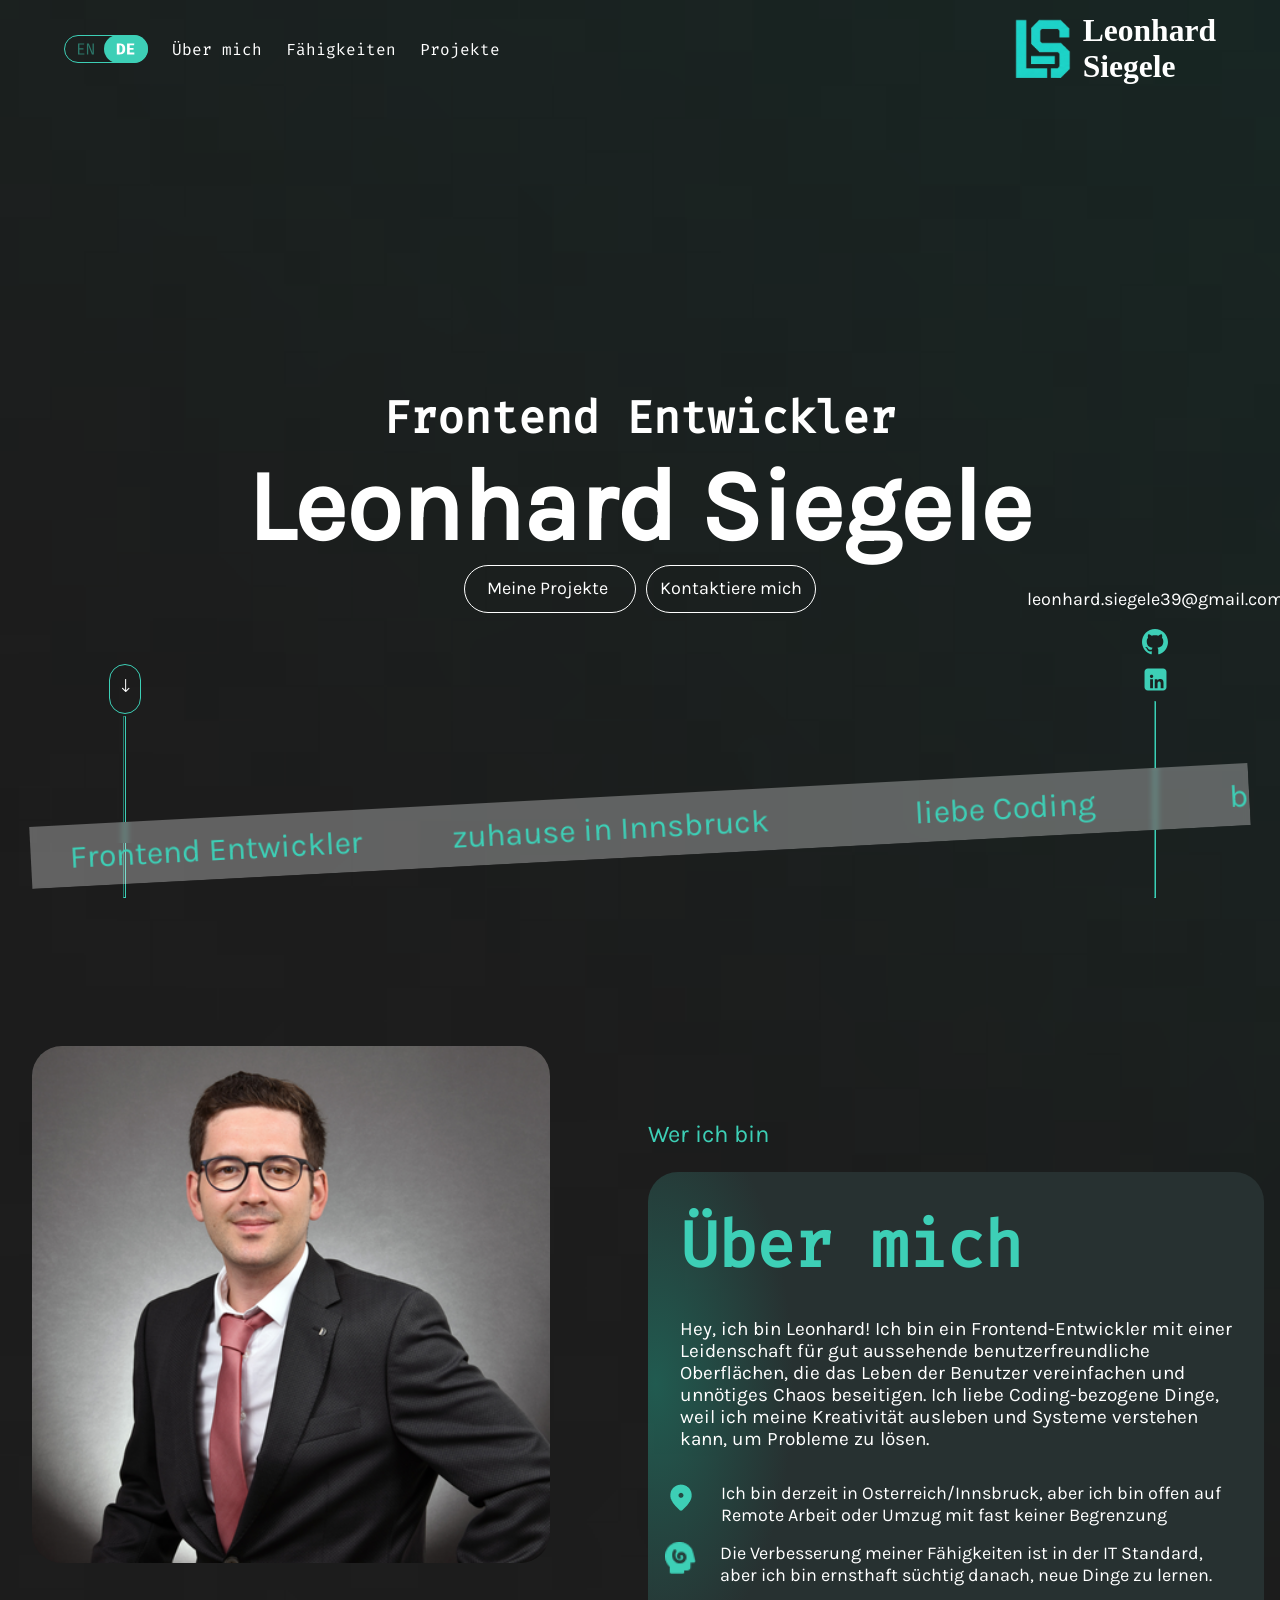
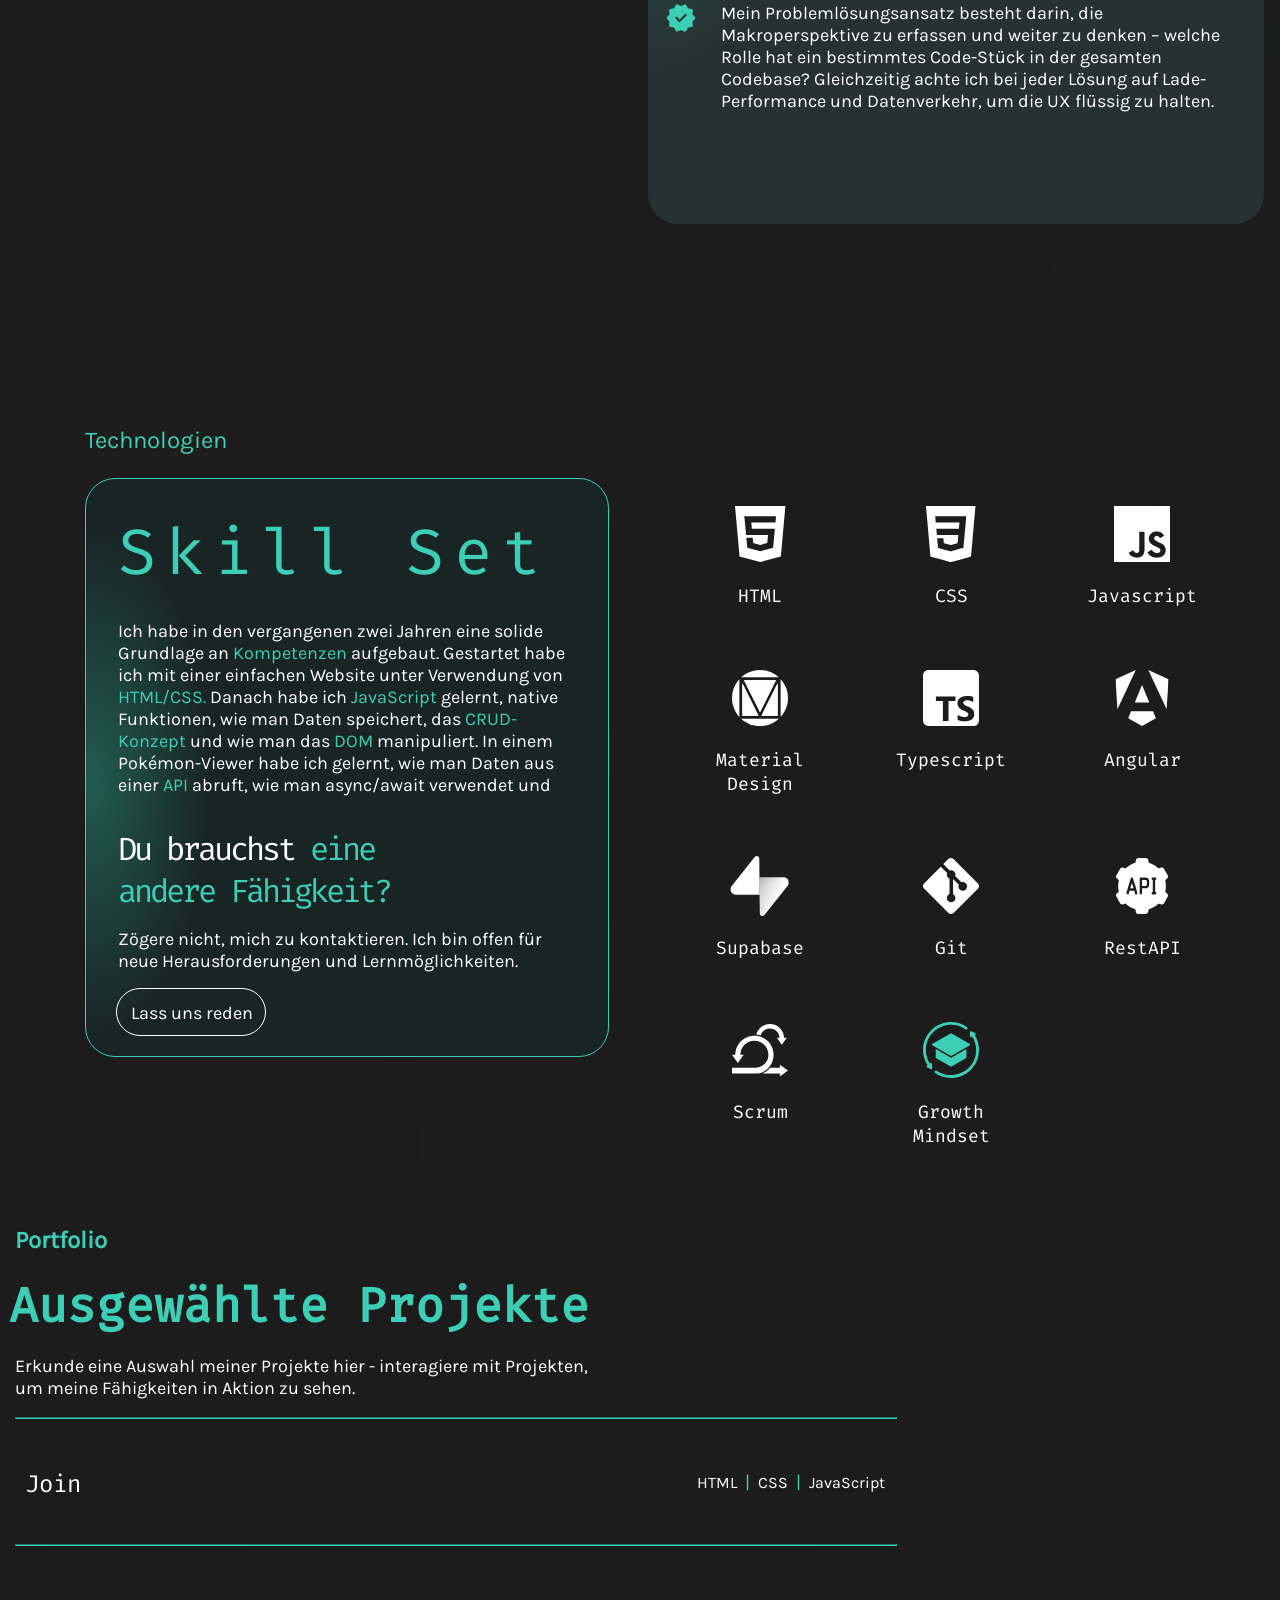
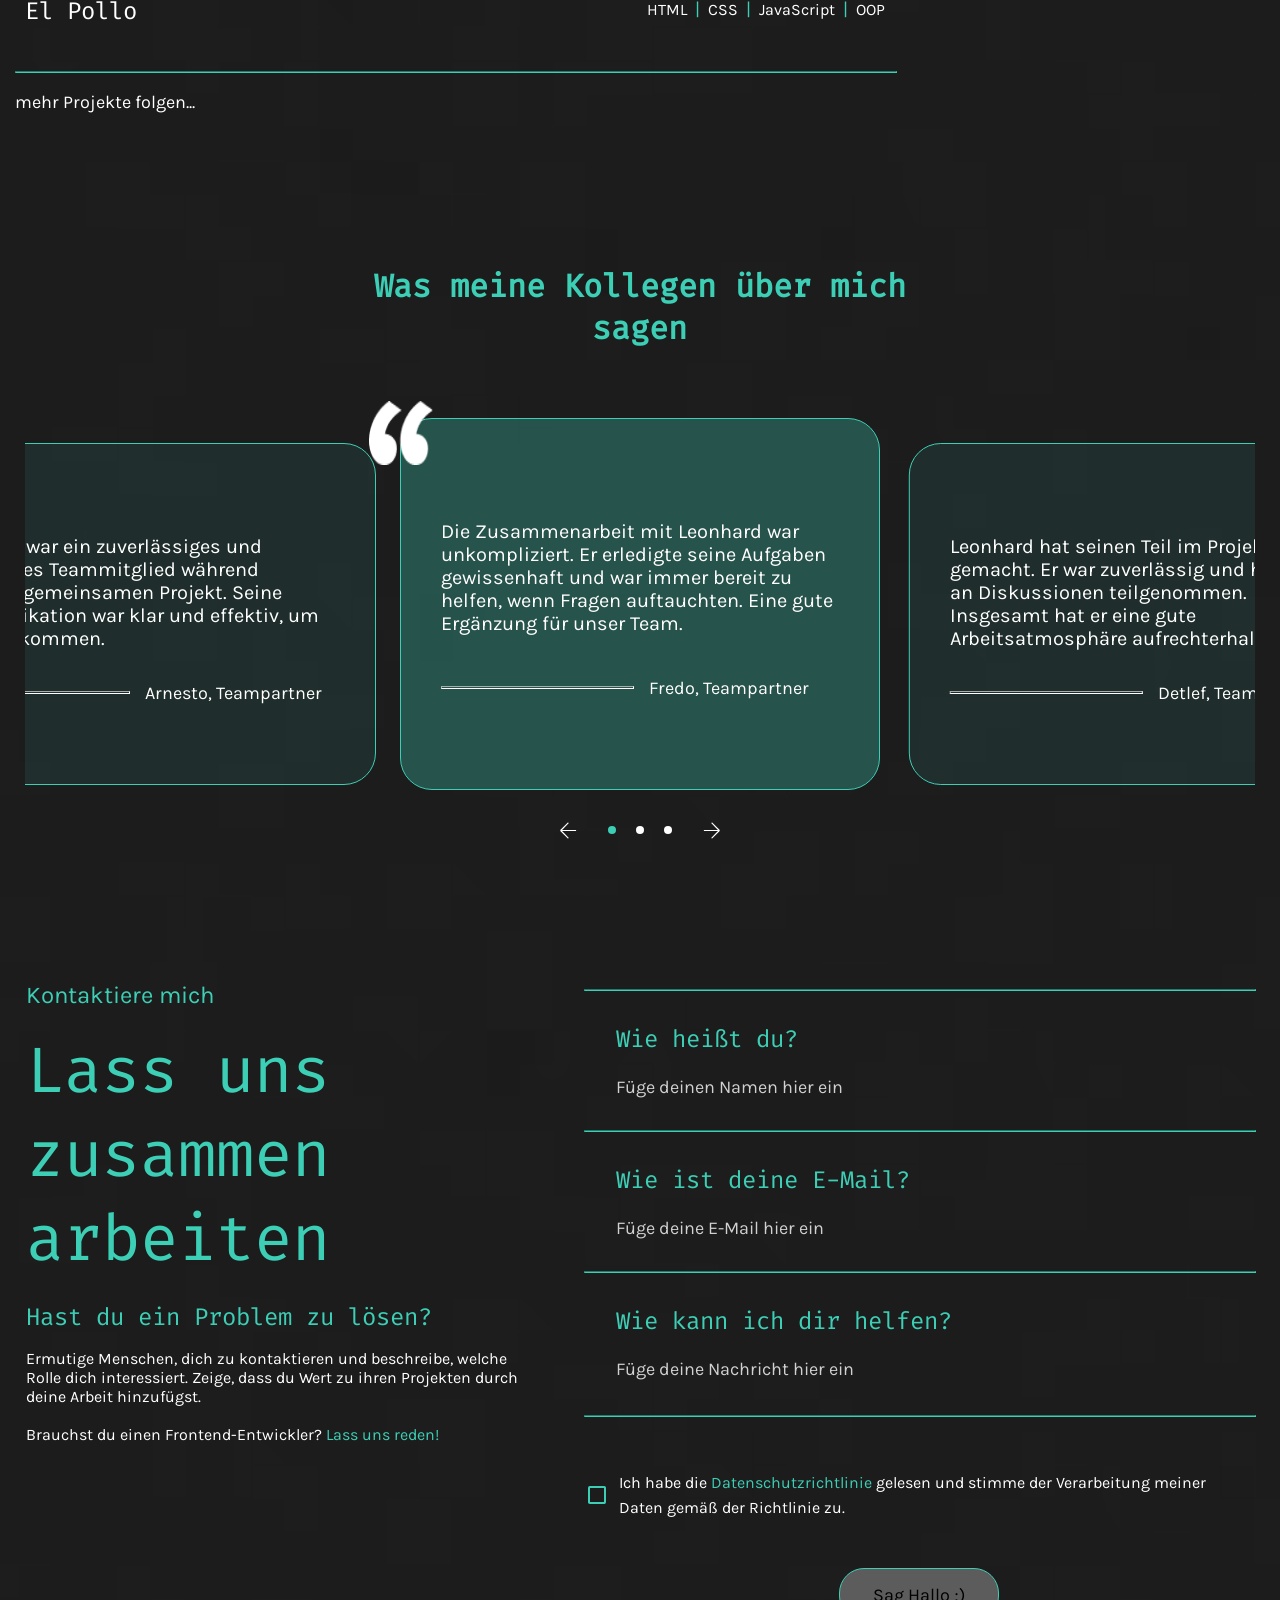
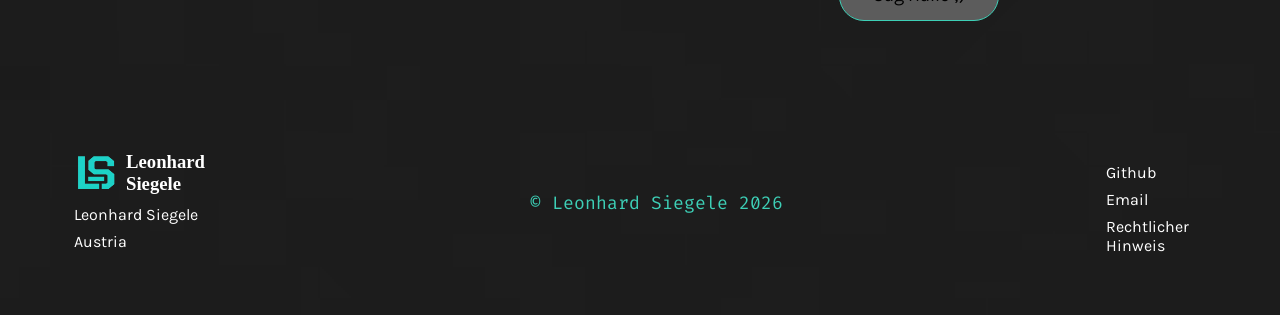
<file: index.html>
<!DOCTYPE html>
<html lang="en" translate="no">

<head>
    <meta charset="UTF-8">
    <meta name="viewport" content="width=device-width, initial-scale=1.0">
    <title>Portfolio</title>
    <link rel="icon" href="./img/final_filled.png">
    <link rel="stylesheet" href="./css/style.css">
    <link rel="stylesheet" href="./css/heroSection.css">
    <link rel="stylesheet" href="./css/aboutMeSection.css">
    <link rel="stylesheet" href="./css/techSkillSection.css">
    <link rel="stylesheet" href="./css/projectSection.css">
    <link rel="stylesheet" href="./css/projectMaxViewcss.css">
    <link rel="stylesheet" href="./css/myColleaguesSection.css">
    <link rel="stylesheet" href="./css/contactMe_Section.css">
    <link rel="stylesheet" href="./css/footerSection.css">

    <link rel="stylesheet" href="./responsiv/heroSectionResponsiv.css">
    <link rel="stylesheet" href="./responsiv/aboutMeSectionResponsiv.css">
    <link rel="stylesheet" href="./responsiv/techSkillSectionResponsiv.css">
    <link rel="stylesheet" href="./responsiv/projectSectionResponsiv.css">
    <link rel="stylesheet" href="./responsiv/projectMaxViewResponsiv.css">
    <link rel="stylesheet" href="./responsiv/myColleaguesSectionResponsiv.css">
    <link rel="stylesheet" href="./responsiv/contactMe_SectionResponsiv.css">
    <link rel="stylesheet" href="./responsiv/footerSectionResponsiv.css">
</head>

<body onload="init(); initCSS()">

    <header class="headfullsize">
        <div class="headcontent">
            <div onclick="backToHome()" class="logoMobile"><img src="./img/final_filled.png"></div>
            <div id="nav-icon1">
                <span></span>
                <span></span>
                <span></span>
            </div>
            <div class="burgerMenuMobile">
                <a onclick="toggleBurgerMenu()" data-lang class="link1M" href="#aboutMeSection">About me<img
                        src="./img/dot.png"></a>
                <a onclick="toggleBurgerMenu()" data-lang class="link2M" href="#techSkillsSection">Skills<img
                        src="./img/dot.png"></a>
                <a onclick="toggleBurgerMenu()" data-lang class="link3M" href="#portfolioSection">Projects<img
                        src="./img/dot.png"></a>
                <div onclick="toggleBurgerMenu()" class="imgWrapper">
                    <img class="languageMobile" src="./img/english.svg">
                    <img class="languageMobile_Hover" src="./img/english_hover.svg">
                </div>
            </div>
            <nav class="headNavbar">
                <img class="language" src="./img/english.svg">
                <img class="language_Hover" src="./img/english_hover.svg">
                <a href="#aboutMeSection" data-lang class="About" href="">About me<img src="./img/dot.png"></a>
                <a href="#techSkillsSection" data-lang class="skills" href="">Skills<img src="./img/dot.png"></a>
                <a href="#portfolioSection" data-lang class="projects" href="">Projects<img src="./img/dot.png"></a>
            </nav>
            <div onclick="backToHome()" class="headLogo">
                <img src="./img/final_filled.png">
                <h3>Leonhard<br> Siegele</h3>
            </div>
        </div>
    </header>
    <section class="mainBanner">
        <div class="headlineDiv">
            <h2 data-lang>Frontend Developer</h2>
            <h1>Leonhard Siegele</h1>
        </div>
        <div class="buttonAria">
            <a href="#portfolioSection" class="check_My_Work">
                <p data-lang>Check my Work</p>
            </a>
            <a href="#contactMeSection" class="Contact_ME">
                <p data-lang>Contact me</p>
            </a>
        </div>
        <div class="verticalDiv">
            <div class="vleft">
                <div class="firstFrame"><img class="secondFrame" src="./img/white_arrowDown_itself.png"></div>
                <hr>
            </div>
            <div class="vright">
                <hr>
                <div class="linkedIn">
                    <img class="linkedInIcon" src="./img/linkedIn_türkis.svg">
                    <img class="linkedInDot" src="./img/dot.png">
                </div>
                <a class="githubATag" href="https://github.com/studyguy5" target="_blank" rel="noopener noreferrer"><img
                        class="githubLogo" src="./img/github_türkis.svg"><img class="githubDot" src="./img/dot.png"></a>
                <a href="mailto:leonhard.siegele39@gmail.com"><img class="mailMobile"
                        src="./img/mail.svg"></a>
                <a href="mailto:leonhard.siegele39@gmail.com">leonhard.siegele39@gmail.com</a>
            </div>
        </div>
        <div class="sliderWrapper">
            <div class="slider">
                <p class="keyWord" data-lang><img src="./img/dot.png">Frontend Developer</p>
                <p class="keyWord" data-lang><img src="./img/dot.png">based in Innsbruck</p>
                <p class="keyWord" data-lang><img src="./img/dot.png">love coding</p>
                <p class="keyWord" data-lang><img src="./img/dot.png">ready for remote Work</p>
                <p class="keyWord" data-lang><img src="./img/dot.png">steady improvement</p>
                <p class="keyWord" data-lang><img src="./img/dot.png">Frontend Developer</p>
                <p class="keyWord" data-lang><img src="./img/dot.png">based in Innsbruck</p>
                <p class="keyWord" data-lang><img src="./img/dot.png">love coding</p>
                <p class="keyWord" data-lang><img src="./img/dot.png">ready for remote Work</p>
                <p class="keyWord" data-lang><img src="./img/dot.png">steady improvement</p>
                <p class="keyWord" data-lang><img src="./img/dot.png">Frontend Developer</p>
                <p class="keyWord" data-lang><img src="./img/dot.png">based in Innsbruck</p>
                <p class="keyWord" data-lang><img src="./img/dot.png">love coding</p>
                <p class="keyWord" data-lang><img src="./img/dot.png">ready for remote Work</p>
                <p class="keyWord" data-lang><img src="./img/dot.png">steady improvement</p>
                <p class="keyWord" data-lang><img src="./img/dot.png">Frontend Developer</p>
                <p class="keyWord" data-lang><img src="./img/dot.png">based in Innsbruck</p>
                <p class="keyWord" data-lang><img src="./img/dot.png">love coding</p>
                <p class="keyWord" data-lang><img src="./img/dot.png">ready for remote Work</p>
                <p class="keyWord" data-lang><img src="./img/dot.png">steady improvement</p>
                <p class="keyWord" data-lang><img src="./img/dot.png">Frontend Developer</p>
                <p class="keyWord" data-lang><img src="./img/dot.png">based in Innsbruck</p>
                <p class="keyWord" data-lang><img src="./img/dot.png">love coding</p>
                <p class="keyWord" data-lang><img src="./img/dot.png">ready for remote Work</p>
                <p class="keyWord" data-lang><img src="./img/dot.png">steady improvement</p>
            </div>
            <div class="slider">
                <p class="keyWord" data-lang><img src="./img/dot.png">Frontend Developer</p>
                <p class="keyWord" data-lang><img src="./img/dot.png">based in Innsbruck</p>
                <p class="keyWord" data-lang><img src="./img/dot.png">love coding</p>
                <p class="keyWord" data-lang><img src="./img/dot.png">ready for remote Work</p>
                <p class="keyWord" data-lang><img src="./img/dot.png">steady improvement</p>
                <p class="keyWord" data-lang><img src="./img/dot.png">Frontend Developer</p>
                <p class="keyWord" data-lang><img src="./img/dot.png">based in Innsbruck</p>
                <p class="keyWord" data-lang><img src="./img/dot.png">love coding</p>
                <p class="keyWord" data-lang><img src="./img/dot.png">ready for remote Work</p>
                <p class="keyWord" data-lang><img src="./img/dot.png">steady improvement</p>
                <p class="keyWord" data-lang><img src="./img/dot.png">Frontend Developer</p>
                <p class="keyWord" data-lang><img src="./img/dot.png">based in Innsbruck</p>
                <p class="keyWord" data-lang><img src="./img/dot.png">love coding</p>
                <p class="keyWord" data-lang><img src="./img/dot.png">ready for remote Work</p>
                <p class="keyWord" data-lang><img src="./img/dot.png">steady improvement</p>
                <p class="keyWord" data-lang><img src="./img/dot.png">Frontend Developer</p>
                <p class="keyWord" data-lang><img src="./img/dot.png">based in Innsbruck</p>
                <p class="keyWord" data-lang><img src="./img/dot.png">love coding</p>
                <p class="keyWord" data-lang><img src="./img/dot.png">ready for remote Work</p>
                <p class="keyWord" data-lang><img src="./img/dot.png">steady improvement</p>
                <p class="keyWord" data-lang><img src="./img/dot.png">Frontend Developer</p>
                <p class="keyWord" data-lang><img src="./img/dot.png">based in Innsbruck</p>
                <p class="keyWord" data-lang><img src="./img/dot.png">love coding</p>
                <p class="keyWord" data-lang><img src="./img/dot.png">ready for remote Work</p>
                <p class="keyWord" data-lang><img src="./img/dot.png">steady improvement</p>
            </div>
        </div>
    </section>
    <section id="aboutMeSection" class="aboutMeSection">
        <div class="myPhoto">
            <img onmouseenter="moveOnce()" src="./img/business_portrait.webp">
            <img class="schraffierter_bg" src="./img/schraffierter_bg.png">
        </div>
        <div class="aboutMeTextAria">
            <p class="firstLine" data-lang>Who I am</p>
            <div class="whoIamBox">
                <p class="paragraphHeadline" data-lang>About me</p>
                <p class="paragraphIntro" data-lang>Hey there, I'm Leonhard! I'm a frontend developer with a passion for
                    good looking user-friendly interfaces, which simplifies user's lives and cuts unnecessary chaos.
                    I love Coding reladet stuff, because I can practice my creativity, understanding systems and do
                    problem
                    solving.</p>
                <div class="myLocation"><img src="./img/location.png">
                    <p data-lang>I'm currently based in Austria/Innsbruck, but I'm open for remote work or relocation
                        with almost no limit.</p>
                </div>
                <div class="myMindset"><img src="./img/mindset.png">
                    <p data-lang>Improving my Skills is standard in IT, but I'm seriously addicted to learning new
                        things.
                        Especially in the AI Aria, I want to know how LLM's work and the list goes on but this container
                        here is to small for that.</p>
                </div>
                <div class="myProblemSolvingSkills"><img src="./img/problemSolvingSkills.png">
                    <p data-lang>My approach to problem solving is to find the makroperspektive and to think further
                        what role has a specific pice of code in the entire codebase. Simultaneously I have to keep an
                        eye on loading
                        performance and datatraffic in every solution in order to keep UX fluid.
                    </p>
                </div>
            </div>
        </div>
    </section>
    <section id="techSkillsSection" class="techSkillsSection">
        <div class="skillset">
            <p class="headlineTechnologies" data-lang>Technologies</p>
            <div class="skillText">
                <p class="skillTextHeadline">Skill Set</p>
                <p class="skillTextParagraph" data-lang>In the past two years, I have built a solid foundation of
                    <mark>competencies.</mark>
                    I started with a simple website using <mark>HTML/CSS.</mark> After that, I learned <mark>JavaScript</mark>, native functions,
                    how to store data, the <mark>CRUD concept</mark>, and how to manipulate the <mark>DOM.</mark>
                    In a Pokémon Viewer, I learned how to fetch data from an <mark>API</mark>, how to use async/await, and how to
                    check <mark>data traffic.</mark>
                    In a team project, I learned <mark>login logic, auth, and Firebase integration.</mark> A jump-and-run game based
                    on <mark>OOP</mark> was also included. And now I'm learning <mark>TypeScript, SCSS, Angular, N8N, and more.
                    I also plan to learn Python for AI and backend development.</mark></p>
                <p class="secondHeadline" data-lang>You need <span>another skill?</span></p>
                <p class="lastParagraph" data-lang>Feel free to contact me. I look forward to expanding on my previous
                    knowledge.
                </p>
                <button onclick="window.location.href= '#contactMeSection'" class="contactButton">
                    <p data-lang>Let's talk</p>
                </button>
            </div>
        </div>
        <div class="skillImages">
            <div class="skillImageHolder">
                <div class="skillPackage"><img src="./img/html.svg" alt="HTML" class="skillLogo">
                    <p class="skillDescription">HTML</p>
                </div>
                <div class="skillPackage"><img src="./img/css.svg" alt="CSS" class="skillLogo">
                    <p class="skillDescription">CSS</p>
                </div>
                <div class="skillPackage"><img src="./img/js.svg" alt="JS" class="skillLogo">
                    <p class="skillDescription">Javascript</p>
                </div>
                <div class="skillPackage"><img src="./img/material.svg" alt="MaterialDesign"
                        class="skillLogo">
                    <p class="skillDescription">Material<br>Design</p>
                </div>
                <div class="skillPackage"><img src="./img/ts.svg" alt="Typescript" class="skillLogo">
                    <p class="skillDescription">Typescript</p>
                </div>
                <div class="skillPackage"><img src="./img/angular.svg" alt="Angular" class="skillLogo">
                    <p class="skillDescription">Angular</p>
                </div>
                <div class="skillPackage"><img src="./img/supabase.svg" alt="supabase" class="skillLogo">
                    <p class="skillDescription">Supabase</p>
                </div>
                <div class="skillPackage"><img src="./img/git.svg" alt="Git" class="skillLogo">
                    <p class="skillDescription">Git</p>
                </div>
                <div class="skillPackage"><img src="./img/api.svg" alt="RestAPI" class="skillLogo">
                    <p class="skillDescription">RestAPI</p>
                </div>
                <div id="scrum" class="skillPackage"><img src="./img/scrum.svg" alt="Scrum" class="skillLogo">
                    <p class="skillDescription">Scrum</p>
                </div>
                <div class="skillPackageMindset"><img src="./img/growth.svg" alt="Growth Mindset"
                        class="skillLogo">
                    <div class="growthMindsetAddonDiv">
                        <img class="whiteArrowDown" src="./img/bubble_arrow.png">
                        <p data-lang>I have a special<br>interest in learning</p>
                        <div class="frameworkDiv">
                            <div id="react"><img src="./img/react_logo.png" alt="React">React</div>
                            <div id="vue"><img src="./img/vue.js_logo.png" alt="Vue.js">Vue.js</div>
                        </div>
                    </div>
                    <p class="skillDescription" data-lang>Growth<br>Mindset</p>
                </div>
            </div>
        </div>
    </section>
    <section id="portfolioSection" class="portfolioFullsize">
        <div class="portfolioContent">

            <div class="PortfolioTextdiv">
                <div class="portfolioText">
                    <p class="headlinePortfolio">Portfolio</p>
                    <p class="mainTopic" data-lang>Featured Projects</p>
                    <p class="description" data-lang>Explore a selection of my work here - Interact with<br> projects to
                        see my skills in action.</p>
                    <hr>
                    <div onclick="renderProjects(0)" class="projectJoin">
                        <p class="leftparagraphJoin">Join</p>
                        <p class="rightparagraph">HTML <text>|</text> CSS <text>|</text> JavaScript</p>
                    </div>
                    <hr>
                    <div onclick="renderProjects(1)" class="projectElPollo">
                        <p class="leftparagraphElpollo">El Pollo</p>
                        <p class="rightparagraph">HTML <text>|</text> CSS <text>|</text> JavaScript <text>|</text> OOP
                        </p>
                    </div>
                    <hr>
                    <p class="info" data-lang>more projects coming soon...</p>
                    <!-- <div onclick="renderProjects(2)" class="projectBubble">
                        <p class="leftparagraphBubble">Bubble</p>
                        <p class="rightparagraph">Angular <text>|</text> CSS <text>|</text> Material Design
                            <text>|</text> Supabase
                        </p>
                    </div>
                    <hr> -->
                </div>
                <div class="bilderDiv">
                    <div class="projectElpollo_showMiniVersion"><img src="./img/elpollo_preview.png" alt=""></div>
                    <div class="projectBubble_showMiniVersion"><img src="./img/bubble_preview.png" alt=""></div>
                    <div class="projectJoin_showMiniVersion"><img src="./img/join_preview.png" alt=""></div>
                </div>
                <div class="projectBackground">
                    <div class="projectMaxView" id="projectMaxView"></div>
                </div>
            </div>

        </div>
    </section>
    <div class="colleaguesSectionFullsize">
        <div class="colleagues">
            <p class="headline" data-lang>What my Colleagues say about me</p>
        </div>
        <div class="colleaguesCards">
            <div class="singleColleaguesCardLeft card prev" id="singleColleaguesCardLeft">
                <img class="quoteImg" src="./img/quotes.png" alt="Quote">
                <div class="mainText" data-lang>
                    Leonhard was a reliable team partner on the project. His communication made working together
                    straightforward.
                </div>
                <div class="name">
                    <hr>
                    <p>Arnesto, Teampartner</p>
                </div>
            </div>
            <div class="singleColleaguesCardMiddle card active" id="singleColleaguesCardMiddle">
                <img class="quoteImg" src="./img/quotes.png" alt="Quote">
                <div class="mainText" data-lang>
                    Working with Leonhard was uncomplicated. He completed his tasks diligently
                    and was always willing to help when questions came up. A good addition to our team.
                </div>
                <div class="name">
                    <hr>
                    <p>Fredo, Teampartner</p>
                </div>
            </div>
            <div class="singleColleaguesCardRight card next" id="singleColleaguesCardRight">
                <img class="quoteImg" src="./img/quotes.png" alt="Quote">
                <div class="mainText" data-lang>
                    Leonhard did his part well in the project. He was dependable and actively
                    participated in discussions. Overall, he kept a good work environment.
                </div>
                <div class="name">
                    <hr>
                    <p>Detlef, Teampartner</p>
                </div>
            </div>
        </div>
        <div class="skipAria">
            <div class="skipBoxL">
            <img class="skipArrowL" onclick="skipColleagues('left')" src="./img/arrow_left.svg">
            </div>
            <img class="dot_türkis" src="./img/türkis_dot.svg">
            <img class="dot_white" src="./img/dot.svg">
            <img class="dot_white" src="./img/dot.svg">
            <div class="skipBoxR">
            <img class="skipArrowR" onclick="skipColleagues('right')" src="./img/arrow_right.svg">
            </div>
        </div>
    </div>
    </section>
    <section id="contactMeSection" class="contact_Me_Section">
        <div class="contactDescriptionAria">
            <p class="Contact_headline" data-lang>Contact me</p>
            <p class="Contact_mainTopic" data-lang>Let's work<br> together</p>
            <p class="Contact_description" data-lang>Got a Problem to solve?</p>
            <p class="paragraph" data-lang>Encourage people to contact you and describe what role you are interested in.
                Show that
                you will add
                value to their projects through your work.
                <br>
                <br>
                Need a Frontend developer? <bold>Let’s talk!</bold>
            </p>
        </div>
        <div class="contact_FormAria">
            <hr>
            <div class="nameFieldWrapper">
                <p class="nameField" id="nameField" data-lang>What's your name?</p>
                <input type="text" class="nameInput" oninput="checkAllFields()" placeholder="Your name goes here"
                    id="nameInput" data-lang>
                <div class="errorDivName" id="errorDivName"></div>
            </div>
            <hr>
            <div class="emailFieldWrapper">
                <p class="emailField" id="emailField" data-lang>What's your email?</p>
                <input type="email" class="emailInput" oninput="checkAllFields()" placeholder="Your email goes here"
                    id="emailInput" data-lang>
                <div class="errorDivEmail" id="errorDivEmail"></div>
            </div>
            <hr>
            <div class="helpContainer" id="helpContainer">
                <p class="helpField" id="helpField" data-lang>How can I help you?</p>
                <input type="text" class="helpInput" oninput="checkAllFields()" placeholder="Your message goes here"
                    id="helpInput" data-lang>
                <div class="errorDivMessage" id="errorDivMessage"></div>
            </div>
            <hr class="lastHR">
            <div class="checkboxDiv" id="checkboxDiv">
                <div class="checkboxWrapper">
                    <input type="checkbox" class="agreeBox" onchange="validateCheckBox()" id="agreeBox">
                </div>
                <p data-lang>
                    I've read
                    the <a href="./privacy-policy.html">privacy policy</a> and agree to the processing of my data as
                    outlined in
                    the policy.
                </p>
            </div>
            <div class="errorDivCheckbox" id="errorDivCheckbox"></div>
            <div class="submittedFeedback">Email successfully sent</div>
            <button disabled="true" onclick="validateContactForm(event)" class="sendButton" id="sendButton"
                data-lang>Say Hello ;)</button>
        </div>
    </section>
    <section class="footerSection" id="footerSection">
        <div class="logoNameDiv">
            <div onclick="backToHome()" class="logo">
                <img src="./img/final_filled.png">
                <h3>Leonhard<br> Siegele</h3>
            </div>
            <p class="logoName">Leonhard Siegele</p>
            <p class="location">Austria</p>
        </div>
        <p class="footerText">© Leonhard Siegele 2026</p>
        <div class="links">
            <a target="_blank" noopener noreferrer href="https://github.com/studyguy5" class="link1"><img src="./img/dot.png">Github</a>
            <a href="mailto:leonhard.siegele39@gmail.com" class="link2"><img src="./img/dot.png">Email</a>
            <a href="./legal-notice.html" class="link3Floor" data-lang><img src="./img/dot.png">Legal Notice</a>
        </div>
    </section>
    <p class="footerTextMobile">© Leonhard Siegele 2026</p>
</body>
<script src="./js/langpackage.js"></script>
<script src="./js/main.js"></script>
<script src="./js/projectView.js"></script>
<script src="./js/contactFormValidation.js"></script>
<script src="./js/colleaguesAnimation.js"></script>
<script src="./js/intervallRegulation.js"></script>

</html>
</file>
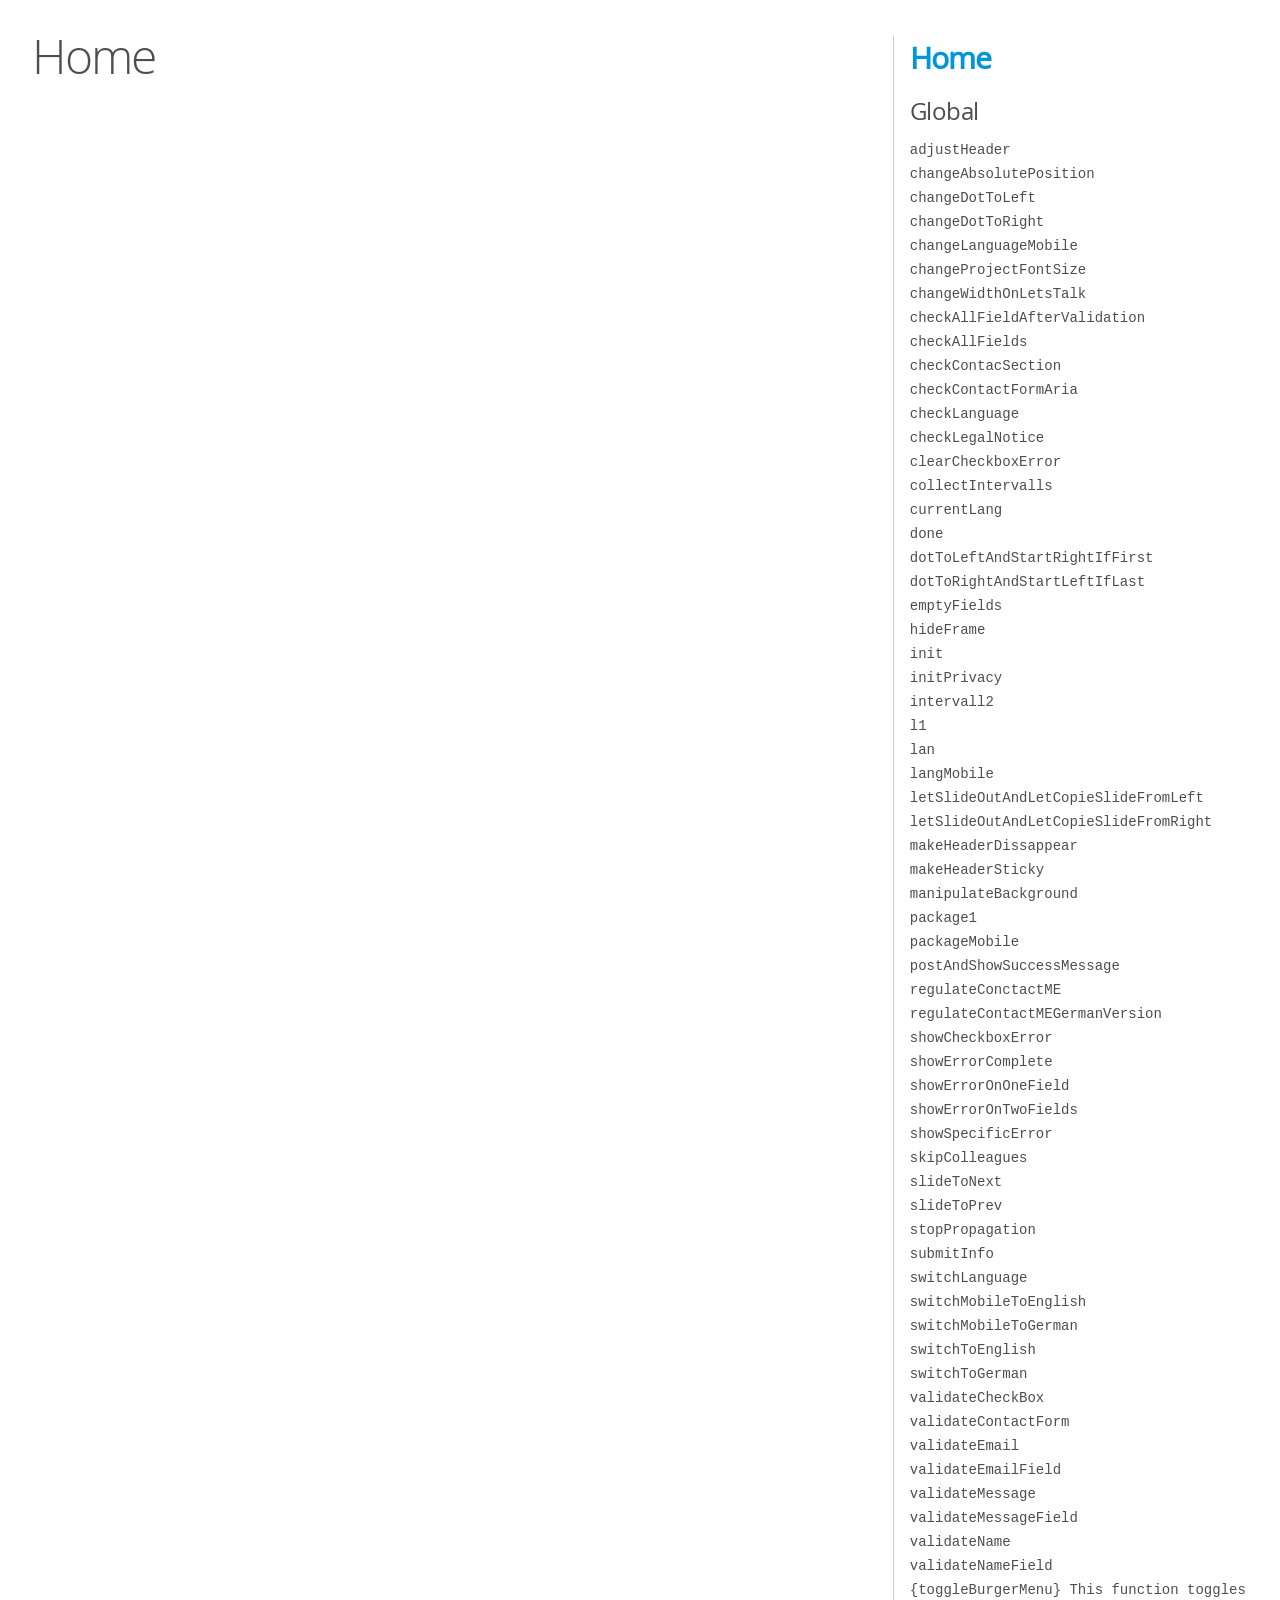
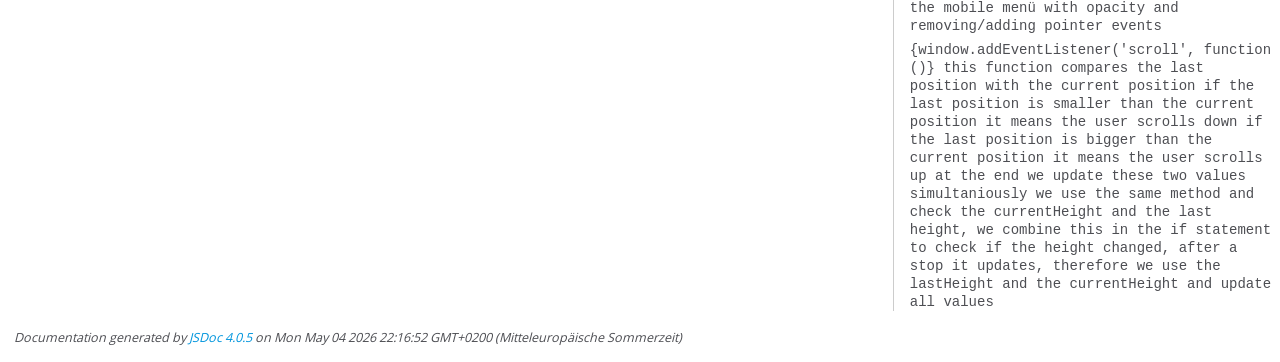
<file: out/index.html>
<!DOCTYPE html>
<html lang="en">
<head>
    <meta charset="utf-8">
    <title>JSDoc: Home</title>

    <script src="scripts/prettify/prettify.js"> </script>
    <script src="scripts/prettify/lang-css.js"> </script>
    <!--[if lt IE 9]>
      <script src="//html5shiv.googlecode.com/svn/trunk/html5.js"></script>
    <![endif]-->
    <link type="text/css" rel="stylesheet" href="styles/prettify-tomorrow.css">
    <link type="text/css" rel="stylesheet" href="styles/jsdoc-default.css">
</head>

<body>

<div id="main">

    <h1 class="page-title">Home</h1>

    



    


    <h3> </h3>










    









</div>

<nav>
    <h2><a href="index.html">Home</a></h2><h3>Global</h3><ul><li><a href="global.html#adjustHeader">adjustHeader</a></li><li><a href="global.html#changeAbsolutePosition">changeAbsolutePosition</a></li><li><a href="global.html#changeDotToLeft">changeDotToLeft</a></li><li><a href="global.html#changeDotToRight">changeDotToRight</a></li><li><a href="global.html#changeLanguageMobile">changeLanguageMobile</a></li><li><a href="global.html#changeProjectFontSize">changeProjectFontSize</a></li><li><a href="global.html#changeWidthOnLetsTalk">changeWidthOnLetsTalk</a></li><li><a href="global.html#checkAllFieldAfterValidation">checkAllFieldAfterValidation</a></li><li><a href="global.html#checkAllFields">checkAllFields</a></li><li><a href="global.html#checkContacSection">checkContacSection</a></li><li><a href="global.html#checkContactFormAria">checkContactFormAria</a></li><li><a href="global.html#checkLanguage">checkLanguage</a></li><li><a href="global.html#checkLegalNotice">checkLegalNotice</a></li><li><a href="global.html#clearCheckboxError">clearCheckboxError</a></li><li><a href="global.html#collectIntervalls">collectIntervalls</a></li><li><a href="global.html#currentLang">currentLang</a></li><li><a href="global.html#done">done</a></li><li><a href="global.html#dotToLeftAndStartRightIfFirst">dotToLeftAndStartRightIfFirst</a></li><li><a href="global.html#dotToRightAndStartLeftIfLast">dotToRightAndStartLeftIfLast</a></li><li><a href="global.html#emptyFields">emptyFields</a></li><li><a href="global.html#hideFrame">hideFrame</a></li><li><a href="global.html#init">init</a></li><li><a href="global.html#initPrivacy">initPrivacy</a></li><li><a href="global.html#intervall2">intervall2</a></li><li><a href="global.html#l1">l1</a></li><li><a href="global.html#lan">lan</a></li><li><a href="global.html#langMobile">langMobile</a></li><li><a href="global.html#letSlideOutAndLetCopieSlideFromLeft">letSlideOutAndLetCopieSlideFromLeft</a></li><li><a href="global.html#letSlideOutAndLetCopieSlideFromRight">letSlideOutAndLetCopieSlideFromRight</a></li><li><a href="global.html#makeHeaderDissappear">makeHeaderDissappear</a></li><li><a href="global.html#makeHeaderSticky">makeHeaderSticky</a></li><li><a href="global.html#manipulateBackground">manipulateBackground</a></li><li><a href="global.html#package1">package1</a></li><li><a href="global.html#packageMobile">packageMobile</a></li><li><a href="global.html#postAndShowSuccessMessage">postAndShowSuccessMessage</a></li><li><a href="global.html#regulateConctactME">regulateConctactME</a></li><li><a href="global.html#regulateContactMEGermanVersion">regulateContactMEGermanVersion</a></li><li><a href="global.html#showCheckboxError">showCheckboxError</a></li><li><a href="global.html#showErrorComplete">showErrorComplete</a></li><li><a href="global.html#showErrorOnOneField">showErrorOnOneField</a></li><li><a href="global.html#showErrorOnTwoFields">showErrorOnTwoFields</a></li><li><a href="global.html#showSpecificError">showSpecificError</a></li><li><a href="global.html#skipColleagues">skipColleagues</a></li><li><a href="global.html#slideToNext">slideToNext</a></li><li><a href="global.html#slideToPrev">slideToPrev</a></li><li><a href="global.html#stopPropagation">stopPropagation</a></li><li><a href="global.html#submitInfo">submitInfo</a></li><li><a href="global.html#switchLanguage">switchLanguage</a></li><li><a href="global.html#switchMobileToEnglish">switchMobileToEnglish</a></li><li><a href="global.html#switchMobileToGerman">switchMobileToGerman</a></li><li><a href="global.html#switchToEnglish">switchToEnglish</a></li><li><a href="global.html#switchToGerman">switchToGerman</a></li><li><a href="global.html#validateCheckBox">validateCheckBox</a></li><li><a href="global.html#validateContactForm">validateContactForm</a></li><li><a href="global.html#validateEmail">validateEmail</a></li><li><a href="global.html#validateEmailField">validateEmailField</a></li><li><a href="global.html#validateMessage">validateMessage</a></li><li><a href="global.html#validateMessageField">validateMessageField</a></li><li><a href="global.html#validateName">validateName</a></li><li><a href="global.html#validateNameField">validateNameField</a></li><li><a href="global.html#%257BtoggleBurgerMenu%257DThisfunctiontogglesthemobilemen%25C3%25BCwithopacityandremoving/addingpointerevents">{toggleBurgerMenu}This function toggles the mobile menü with opacity and removing/adding pointer events</a></li><li><a href="global.html#%257Bwindow.addEventListener('scroll',function()%[base64],wecombinethisintheifstatementtocheckiftheheightchanged,afterastopitupdates,thereforeweusethelastHeightandthecurrentHeightandupdateallvalues">{window.addEventListener('scroll', function ()}this function compares the last position with the current position if the last position is smaller than the current position it means the user scrolls downif the last position is bigger than the current position it means the user scrolls upat the end we update these two valuessimultaniously we use the same method and check the currentHeight and the last height,we combine this in the if statement to check if the height changed, after a stop it updates,therefore we use the lastHeight and the currentHeight and update all values</a></li></ul>
</nav>

<br class="clear">

<footer>
    Documentation generated by <a href="https://github.com/jsdoc/jsdoc">JSDoc 4.0.5</a> on Mon May 04 2026 22:16:52 GMT+0200 (Mitteleuropäische Sommerzeit)
</footer>

<script> prettyPrint(); </script>
<script src="scripts/linenumber.js"> </script>
</body>
</html>
</file>
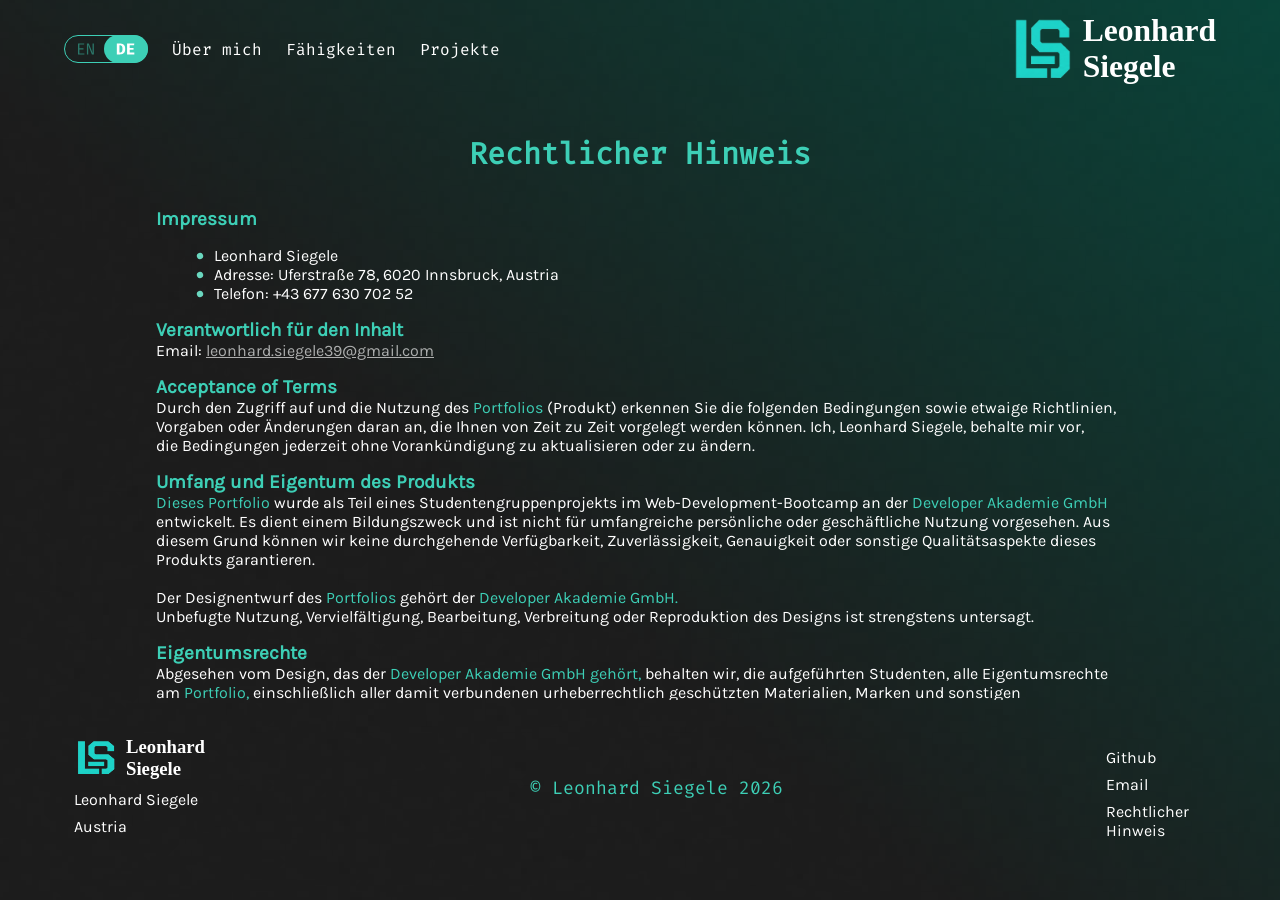
<file: legal-notice.html>
<!DOCTYPE html>
<html lang=`${currentLang}` translate="no">

<head>
    <meta charset="UTF-8">
    <meta name="viewport" content="width=device-width, initial-scale=1.0">
    <title>Legal Notice</title>
    <link rel="icon" href="./img/final_filled.png">
    <link rel="stylesheet" href="./css/style.css">
    <link rel="stylesheet" href="./css/footerSection.css">
    <link rel="stylesheet" href="./css/mainLegalNoticeText.css">
    <link rel="stylesheet" href="./responsiv/footerSectionResponsiv.css">
</head>

<body onload="initBasic()">
    <header class="headfullsize">
        <div class="headcontent">
            <div onclick="backToHome()" class="logoMobile"><img src="./img/final_filled.png"></div>
            <div id="nav-icon1">
                <span></span>
                <span></span>
                <span></span>
            </div>
            <!-- <img src="./img/burgerMenu_symbol.png" alt="burgerMenu" class="burgerMenu"> -->
            <div class="burgerMenuMobile">
                <a onclick="toggleBurgerMenu()" class="link1M" href="index.html#aboutMeSection" data-lang>About me<img
                        src="./img/dot.png"></a>
                <a onclick="toggleBurgerMenu()" class="link2M" href="index.html#techSkillsSection" data-lang>Skills<img
                        src="./img/dot.png"></a>
                <a onclick="toggleBurgerMenu()" class="link3M" href="index.html#portfolioSection" data-lang>Projects<img
                        src="./img/dot.png"></a>
                <div onclick="toggleBurgerMenu()" class="imgWrapper">
                    <img class="languageMobile" src="./img/english.svg">
                    <img class="languageMobile_Hover" src="./img/english_hover.svg">
                </div>
            </div>
            <nav class="headNavbar">
                <img class="language" src="./img/english.svg">
                <img class="language_Hover" src="./img/english_hover.svg">
                <a href="index.html#aboutMeSection" class="About" data-lang>About me<img src="./img/dot.png"></a>
                <a href="index.html#techSkillsSection" class="skills" data-lang>Skills<img src="./img/dot.png"></a>
                <a href="index.html#portfolioSection" class="projects" data-lang>Projects<img src="./img/dot.png"></a>
            </nav>
            <div onclick="backToHome()" class="headLogo">
                <img src="./img/final_filled.png">
                <h3>Leonhard<br> Siegele</h3>
            </div>
        </div>
    </header>
    <section class="mainContent">
        <h1 data-lang>Legal Notice</h1>
        <article class="mainLegalNoticeText">
            <section class="impressumPhone">
                <h3 data-lang>Imprint</h3>
                <ul>
                    <li><img src="./img/dot.png">Leonhard Siegele</li>
                    <li><p data-lang><img src="./img/dot.png">Address:</p>&nbsp;Uferstraße 78, 6020 Innsbruck, Austria</li>
                    <li><p data-lang><img src="./img/dot.png">Phone:</p>&nbsp;+43 677 630 702 52</li>
                </ul>
                <h3 data-lang>Responsible for the Content</h3>
                Email: <a href="mailto:leonhard.siegele39@gmail.com">leonhard.siegele39@gmail.com</a>
            </section>
            <section class="acceptanceOfTerms">
                <h3 data-lang>Acceptance of Terms</h3>
                <p data-lang>By accessing and using <mark>Portfolio</mark> (Product), you acknowledge and agree to the following terms and
                    conditions, and any policies,<br> guidelines, or amendments thereto that may be presented to you
                    from time to time. I, Leonhard Siegele, may update or change<br> the terms and conditions from
                    time to time without notice.</p>
            </section>
            <section class="scope_and_Ownership_ofTheProduct">
                <h3 data-lang>Scope and Ownership of the Product</h3>
                <p data-lang><mark>Portfolio</mark> has been developed as part of a student group project in a web development bootcamp at the
                    <mark>Developer Akademie GmbH.</mark><br>
                    It has an educational purpose and is not intended for extensive personal & business usage. As such,
                    we cannot guarantee consistent<br>
                    availability, reliability, accuracy, or any other aspect of quality regarding this Product.
                    <br>
                    <br>
                    The design of <mark>Portfolio</mark> is owned by the <mark>Developer Akademie GmbH.</mark><br>
                    Unauthorized use, reproduction, modification, distribution, or replication of the design is strictly
                    prohibited.
                </p>
            </section>
            <section class="proprietery_rights">
                <h3 data-lang>Proprietary Rights</h3>
                <p data-lang>Aside from the design owned by <mark>Developer Akademie GmbH,</mark> we, the listed students,<br>retain all
                    proprietary rights in <mark>Portfolio,</mark> including any associated copyrighted material, trademarks, and
                    other proprietary information.</p>
            </section>
            <section class="useOfTheProduct">
                <h3 data-lang>Use of the Product</h3>
                <p data-lang><mark>Portfolio</mark> is intended to be used for lawful purposes only, in accordance with all applicable laws and
                    regulations.<br>
                    Any use of <mark>Portfolio</mark> for illegal activities, or to harass, harm, threaten, or intimidate another
                    person, is strictly prohibited. You are solely responsible for your interactions with other users of
                    <mark>Portfolio.</mark></p>
            </section>
            <section class="disclaimer">
                <h3 data-lang>Disclaimer</h3>
                <p data-lang><mark>Portfolio</mark> is provided „as is" without warranty of any kind, whether express or implied, including but
                    not limited to the implied<br>
                    warranties of merchantability, fitness for a particular purpose, and non-infringement. In no event
                    will we, the listed students, or the<br>
                    <mark>Developer Akademie,</mark> be liable for any direct, indirect, incidental, special, consequential or
                    exemplary damages, including but not<br>
                    limited to, damages for loss of profits, goodwill, use, data, or other intangible losses, even if we
                    have been advised of the possibility<br>
                    of such damages, arising out of or in connection with the use or performance of <mark>Portfolio.</mark></p>
            </section>
            <section class="indemnification">
            <h3 data-lang>Indemnification</h3>
            <p data-lang>You agree to indemnify, defend and hold harmless us, the listed students, the <mark>Developer Akademie,</mark> and our affiliates, partners,<br>
                officers, directors, agents, and employees, from and against any claim, demand, loss, damage, cost, or liability (including reasonable<br>
                 legal fees) arising out of or relating to your use of <mark>Portfolio</mark> and/or your breach of this Legal Notice.
                <br>
                <br>
                For any questions or notices, please contact us at [info@developerakademie.com, leonhard.siegele39@gmail.com].
                <br>
                <br>
                Date: May 10, 2026
                </p>
                </section>
        </article>
    </section>
    <section class="footerSection" id="footerSection">
        <div class="logoNameDiv">
            <div onclick="backToHome()" class="logo">
                <img src="./img/final_filled.png">
                <h3>Leonhard<br> Siegele</h3>
            </div>
            <p class="logoName">Leonhard Siegele</p>
            <p class="location">Austria</p>
        </div>
        <p class="footerText">© Leonhard Siegele 2026</p>
        <div class="links">
            <a target="_blank" noopener noreferrer href="https://github.com/studyguy5" class="link1"><img src="./img/dot.png">Github</a>
            <a href="mailto:leonhard.siegele39@gmail.com" class="link2"><img src="./img/dot.png">Email</a>
            <a href="./legal-notice.html" class="link3Floor" data-lang><img src="./img/dot.png">Legal Notice</a>
        </div>
    </section>
    <p class="footerTextMobile">© Leonhard Siegele 2026</p>

</body>
<script src="./js/main.js"></script>
<script src="./js/langpackage.js"></script>
</html>
</file>
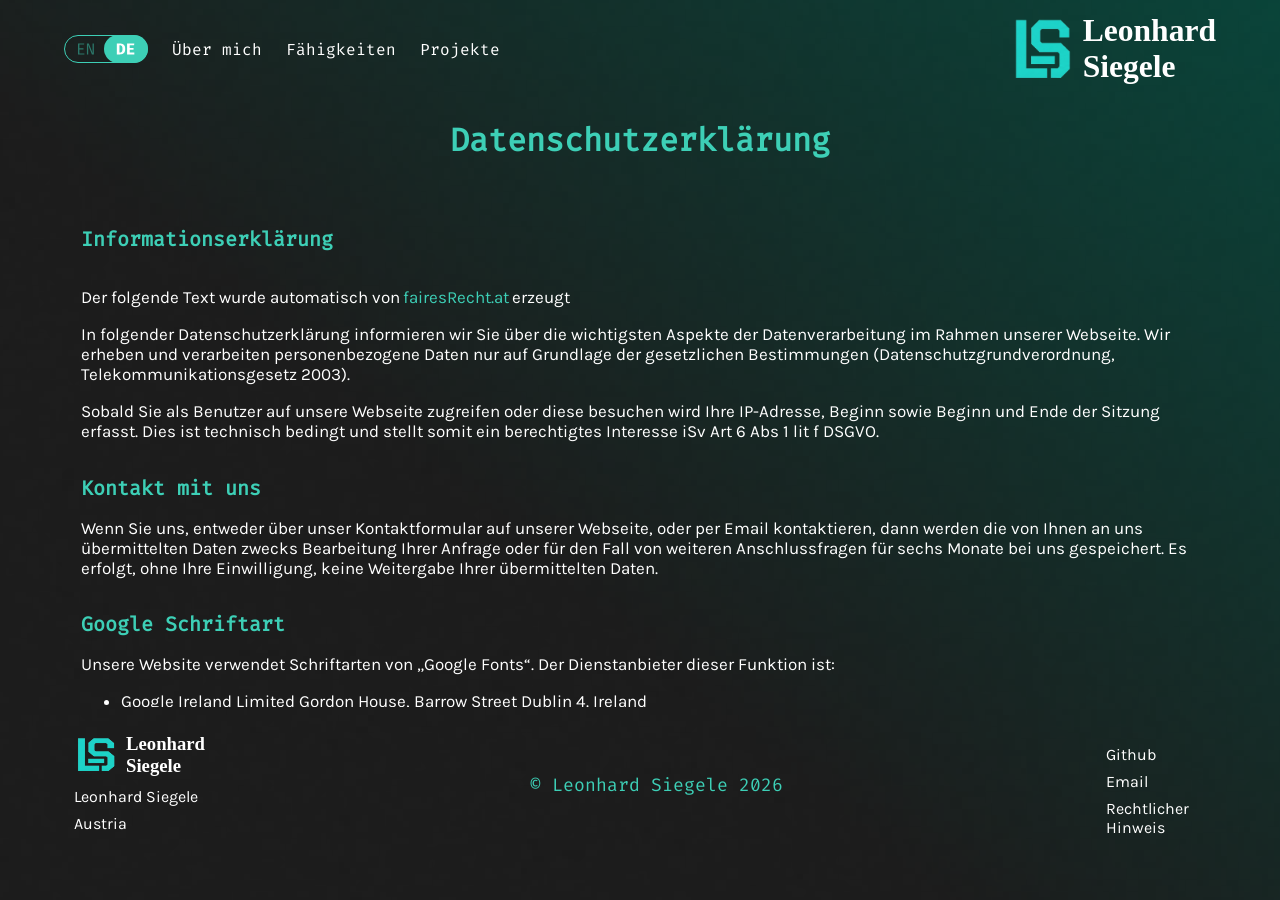
<file: privacy-policy.html>
<!DOCTYPE html>
<html lang=`${currentLang}` translate="no">

<head>
    <meta charset="UTF-8">
    <meta name="viewport" content="width=device-width, initial-scale=1.0">
    <title>Legal Notice</title>
    <link rel="icon" href="./img/final_filled.png">
    <link rel="stylesheet" href="./css/style.css">
    <link rel="stylesheet" href="./css/footerSection.css">
    <link rel="stylesheet" href="./css/privacy-policy.css">

</head>

<body onload="initBasic()">
    <header class="headfullsize">
        <div class="headcontent">
            <div onclick="backToHome()" class="logoMobile"><img src="./img/final_filled.png"></div>
            <div id="nav-icon1">
                <span></span>
                <span></span>
                <span></span>
            </div>
            <!-- <img src="./img/burgerMenu_symbol.png" alt="burgerMenu" class="burgerMenu"> -->
            <div class="burgerMenuMobile">
                <a onclick="toggleBurgerMenu()" class="link1M" href="index.html#aboutMeSection" data-lang>About me<img
                        src="./img/dot.png"></a>
                <a onclick="toggleBurgerMenu()" class="link2M" href="index.html#techSkillsSection" data-lang>Skills<img
                        src="./img/dot.png"></a>
                <a onclick="toggleBurgerMenu()" class="link3M" href="index.html#portfolioSection" data-lang>Projects<img
                        src="./img/dot.png"></a>
                <div onclick="toggleBurgerMenu()" class="imgWrapper">
                    <img class="languageMobile" src="./img/english.svg">
                    <img class="languageMobile_Hover" src="./img/english_hover.svg">
                </div>
            </div>
            <nav class="headNavbar">
                <img class="language" src="./img/english.svg">
                <img class="language_Hover" src="./img/english_hover.svg">
                <a href="index.html#aboutMeSection" class="About" data-lang>About me<img src="./img/dot.png"></a>
                <a href="index.html#techSkillsSection" class="skills" data-lang>Skills<img src="./img/dot.png"></a>
                <a href="index.html#portfolioSection" class="projects" data-lang>Projects<img src="./img/dot.png"></a>
            </nav>
            <div onclick="backToHome()" class="headLogo">
                <img src="./img/final_filled.png">
                <h3>Leonhard<br> Siegele</h3>
            </div>
        </div>
    </header>
    <h1 data-lang>Privacy Policy</h1>
    <section class="mainContent">
        <h5 class="headlineH5" data-lang>Information Obligation Statement</h5><br>
        <p data-lang>the following text is generated automatically by <a href="https://www.fairesrecht.at">fairesRecht.at</a></p>
        <p data-lang>In the following privacy policy, we inform you about the important aspects of data processing in connection
            with our website. We collect and process personal data only on the basis of legal regulations (General Data
            Protection Regulation, Telecommunications Act 2003).</p>
        <p data-lang>As soon as you as a user access or visit our website, your IP address, start time and start and end of the
            session are recorded. This is technically necessary and therefore constitutes a legitimate interest within
            the meaning of Art. 6 para. 1 lit. f GDPR.</p>
        <h5 data-lang>Contact with us</h5>
        
        <p data-lang>If you contact us, either via our contact form on our website or by email, the data you transmit to us will
            be stored with us for the purpose of processing your request or in the event of further follow-up questions
            for six months. Your transmitted data will not be passed on to third parties without your consent.</p>
        <h5 data-lang>Google Fonts</h5>
        <p data-lang>Our website uses fonts from "Google Fonts". The service provider of this function is:</p>
        <ul>
            <li data-lang>Google Ireland Limited Gordon House, Barrow Street Dublin 4. Ireland</li>
            <li>Tel: +353 1 543 1000</li>
        </ul>
        
        <p data-lang>When you access this website, your browser loads fonts and stores them in the cache. Since you, as a visitor
            to the website, receive data from the service provider, Google may set or analyze cookies on your computer.
        </p>
        <p data-lang>The use of "Google Fonts" serves to optimize our services and ensure uniform display of content. This
            constitutes a legitimate interest within the meaning of Art. 6 para. 1 lit. f GDPR.</p>
        <p data-lang>For more information about Google Fonts, please visit the following link:</p>
        
        <p><a href="https://developers.google.com/fonts/faq">https://developers.google.com/<br>fonts/faq</a></p>
        
        <p data-lang>For more information about Google's handling of user data, please see the privacy policy:</p>
        
        <p><a href="https://policies.google.com/privacy?hl=en">https://policies.google.com/<br>privacy?hl=en</a></p>
        
        <p data-lang>Google also processes data in the USA, but has agreed to<br />
            the EU-US Privacy Shield.</p>
        <p><a href="https://www.privacyshield.gov/EU-US-Framework">https://www.privacyshield.gov/<br>EU-US-Framework</a></p>
        <h5 data-lang>Your Rights as an Affected Person</h5>
        <p data-lang>As an affected person, you have the following rights with regard to your data stored with us:</p>
        <ul>
            <li data-lang>Right to access</li>
            <li data-lang>Right to erasure</li>
            <li data-lang>Right to rectification</li>
            <li data-lang>Right to data portability</li>
            <li data-lang>Right to withdraw and object to data processing</li>
            <li data-lang>Right to restrict processing</li>
        </ul>
        <p data-lang>If you suspect that violations of data protection law have occurred during the processing of your data, you
            have the option to contact us (leonhard.siegele39@gmail.com) or the data protection authority.</p>
        <h5 data-lang>You can reach us at the following contact details:</h5>
        <p data-lang>Website operator: Leonhard Siegele</p>
        <p data-lang>Phone number: 067763070252</p>
        <p data-lang>Email: leonhard.siegele39@gmail.com</p>
        <p data-lang>Legal text from Source: fairesRecht.at in cooperation with <a href="https://law-austria.com/">Lawyer Traffic Law</a></p>
    </section>
    <section class="footerSection" id="footerSection">
        <div class="logoNameDiv">
            <div onclick="backToHome()" class="logo">
                <img src="./img/final_filled.png">
                <h3>Leonhard<br> Siegele</h3>
            </div>
            <p class="logoName">Leonhard Siegele</p>
            <p class="location">Austria</p>
        </div>
        <p class="footerText">© Leonhard Siegele 2026</p>
        <div class="links">
            <a target="_blank" noopener noreferrer href="https://github.com/studyguy5" class="link1"><img src="./img/dot.png">Github</a>
            <a href="mailto:leonhard.siegele39@gmail.com" class="link2"><img src="./img/dot.png">Email</a>
            <a href="./legal-notice.html" class="link3Floor" data-lang><img src="./img/dot.png">Legal Notice</a>
        </div>
    </section>
    <p class="footerTextMobile">© Leonhard Siegele 2026</p>

</body>
<script src="./js/main.js"></script>
<script src="./js/langpackage.js"></script>

</html>
</file>
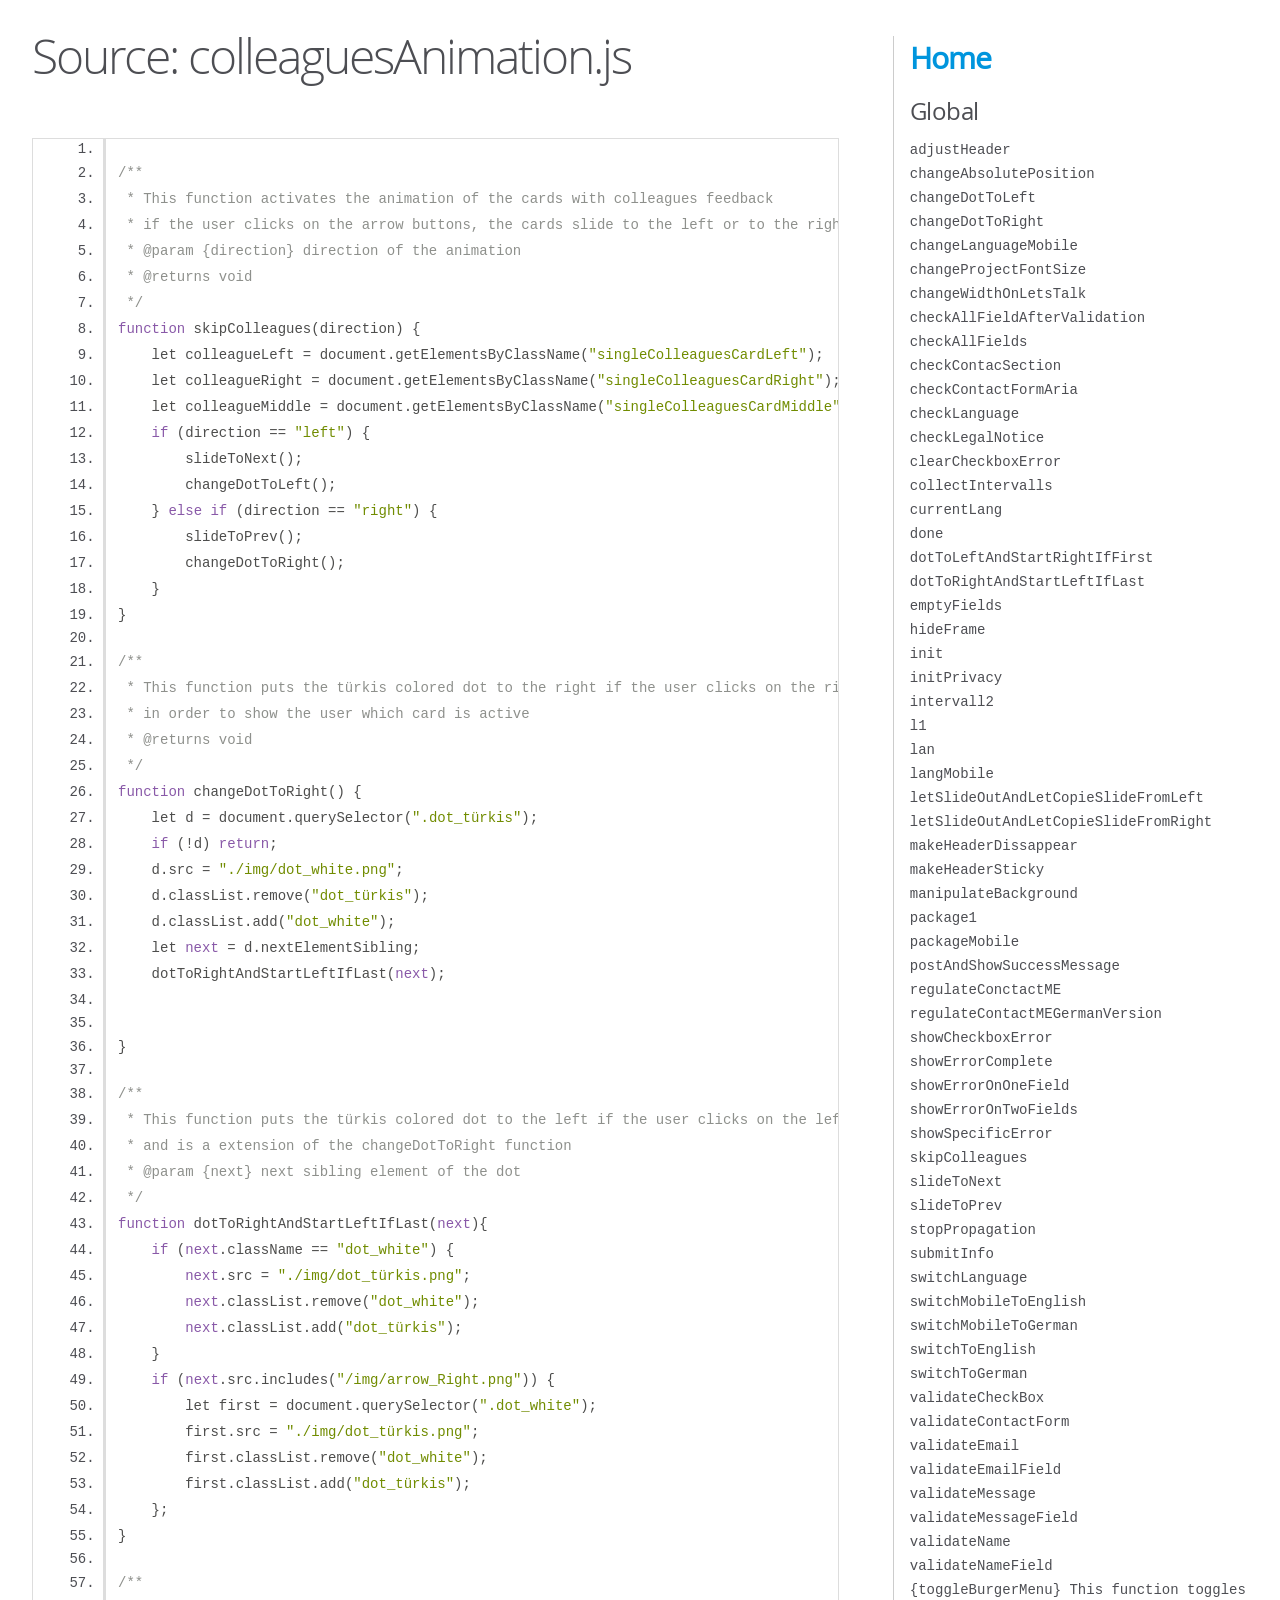
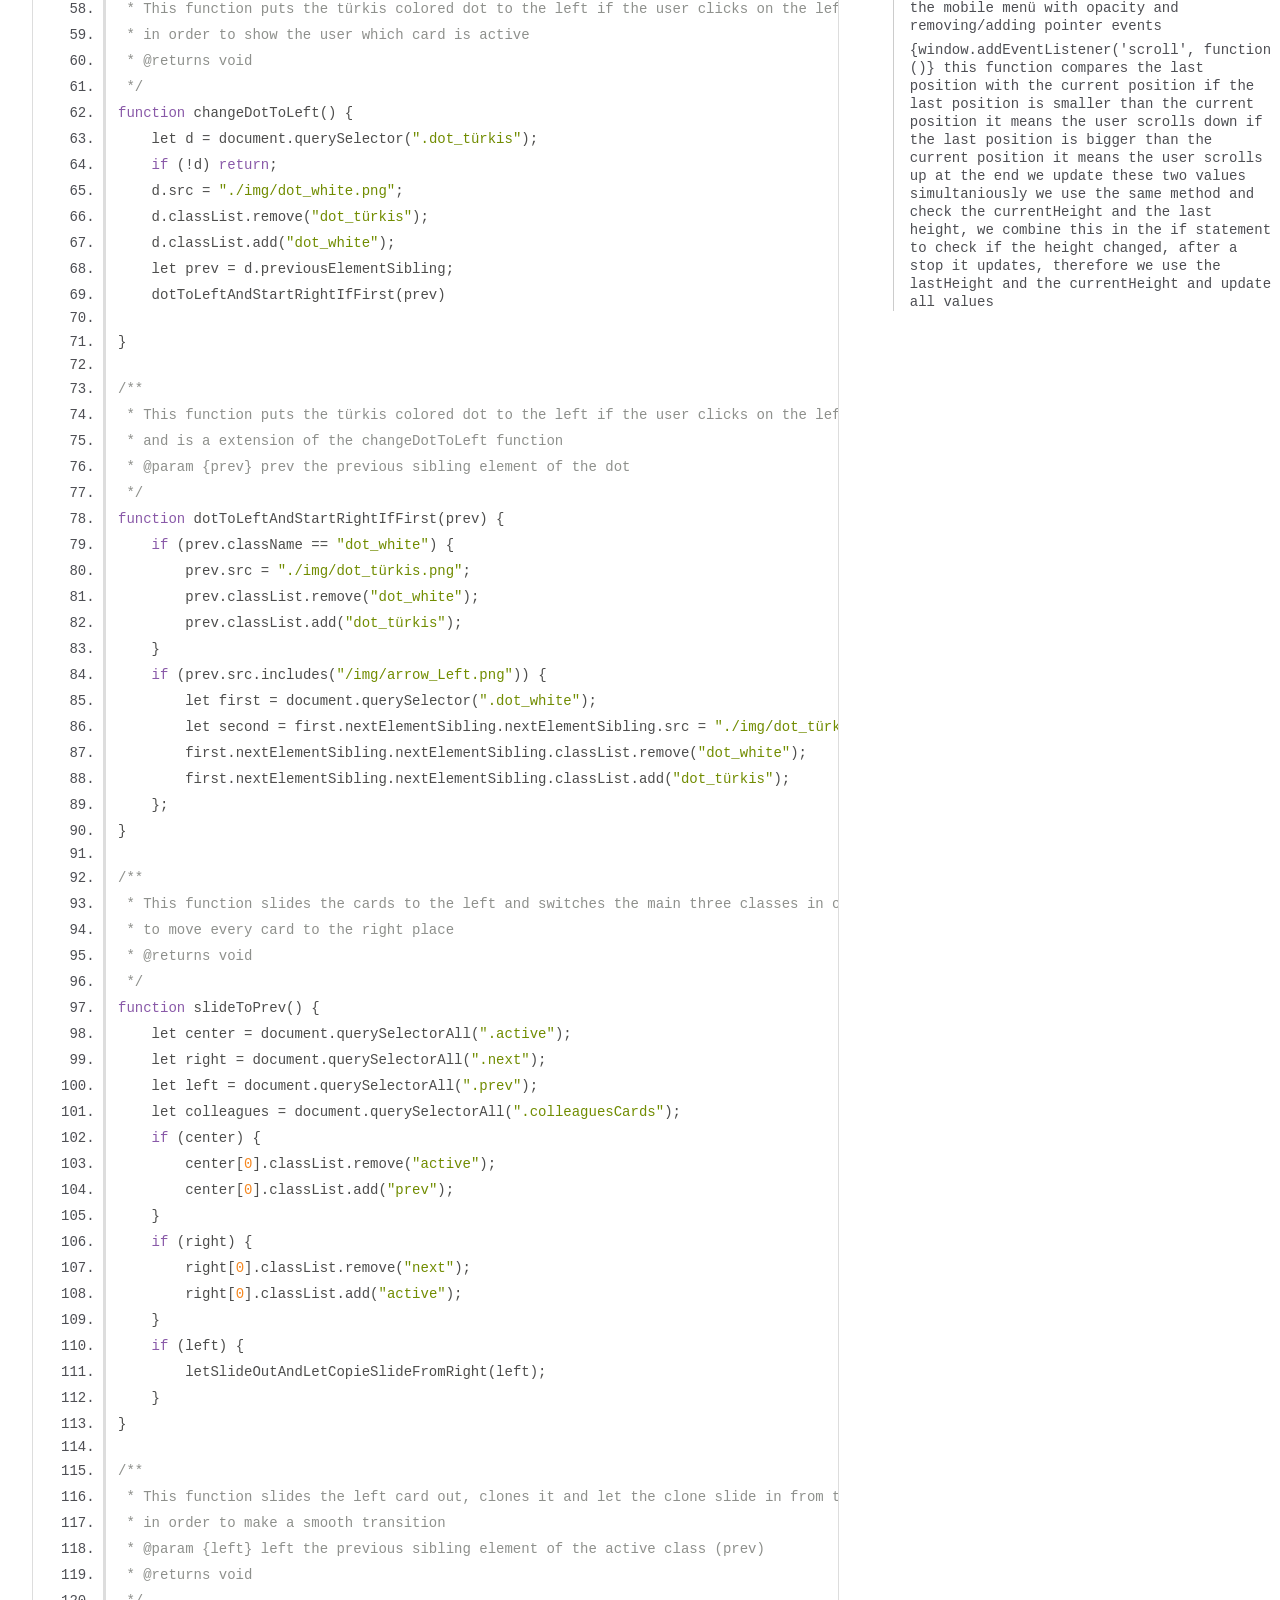
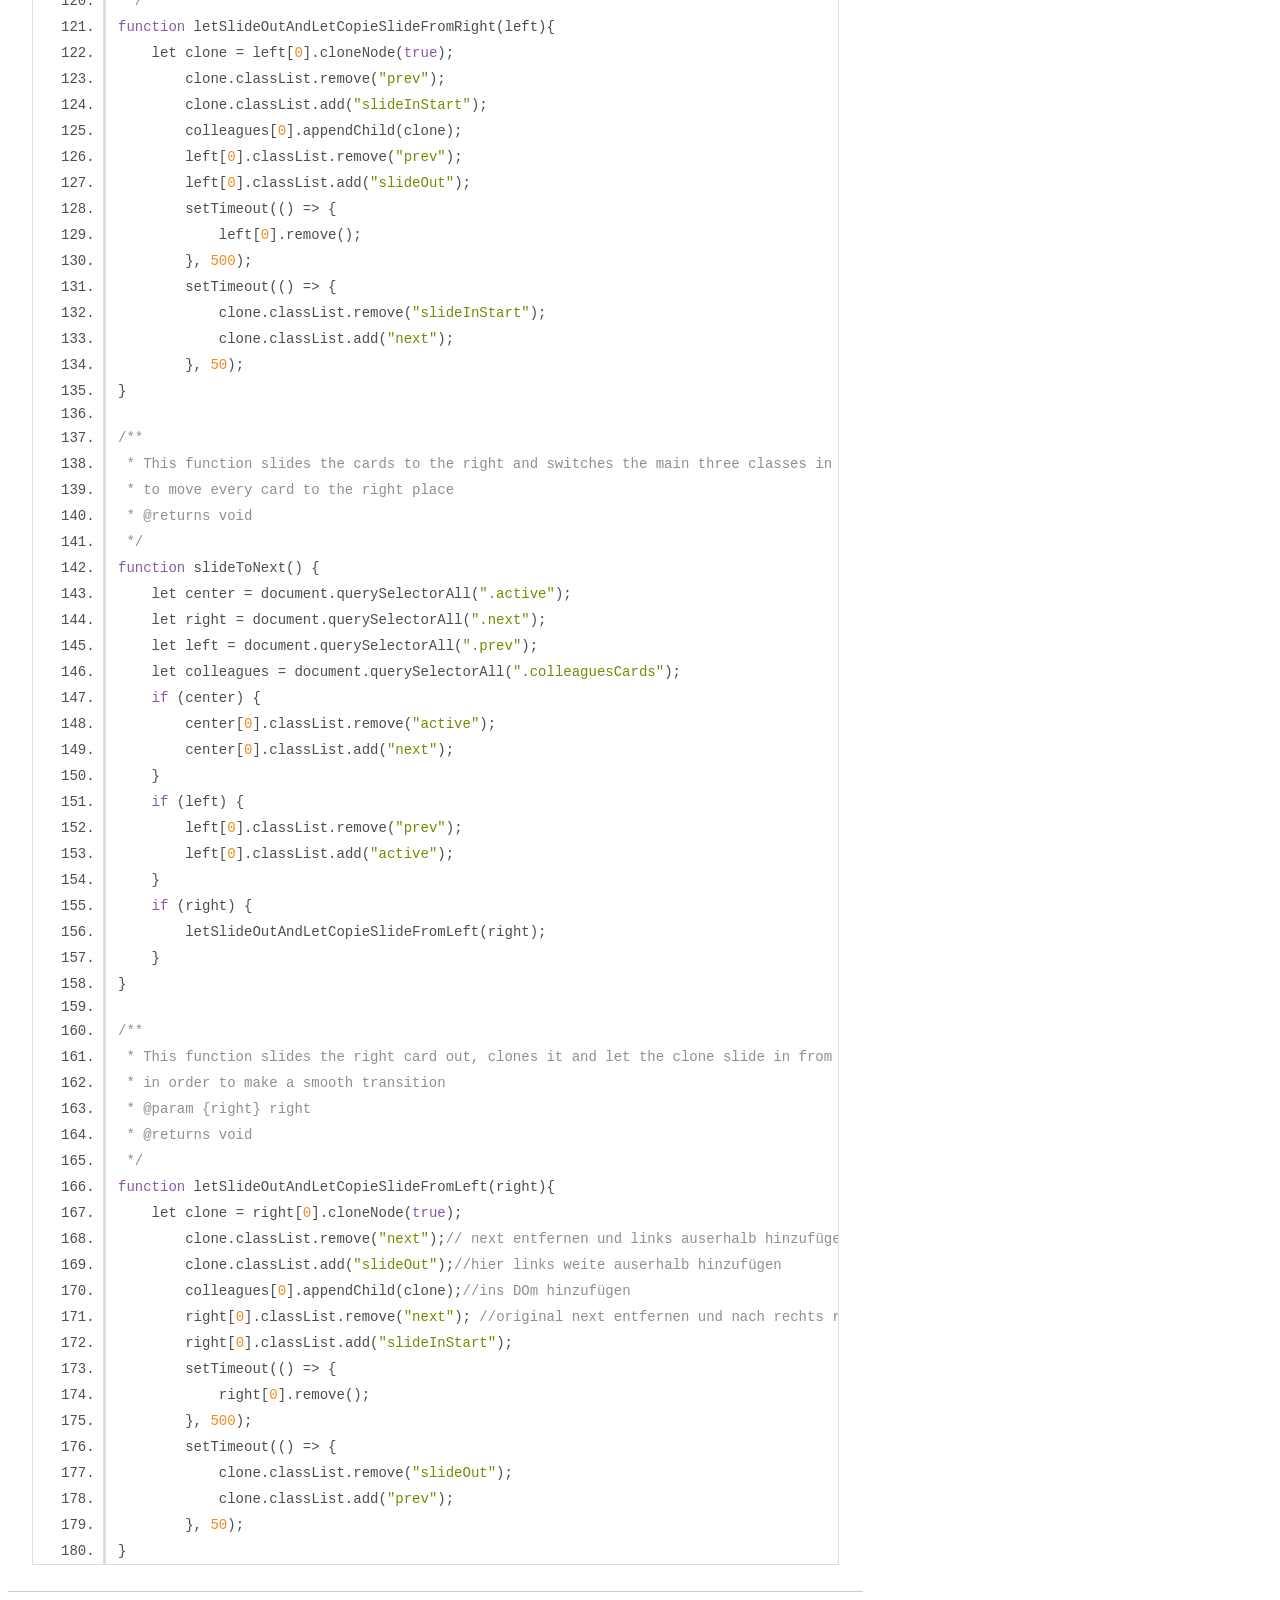
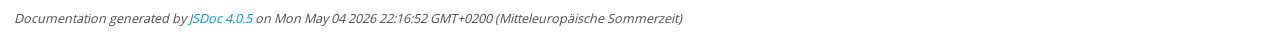
<file: out/colleaguesAnimation.js.html>
<!DOCTYPE html>
<html lang="en">
<head>
    <meta charset="utf-8">
    <title>JSDoc: Source: colleaguesAnimation.js</title>

    <script src="scripts/prettify/prettify.js"> </script>
    <script src="scripts/prettify/lang-css.js"> </script>
    <!--[if lt IE 9]>
      <script src="//html5shiv.googlecode.com/svn/trunk/html5.js"></script>
    <![endif]-->
    <link type="text/css" rel="stylesheet" href="styles/prettify-tomorrow.css">
    <link type="text/css" rel="stylesheet" href="styles/jsdoc-default.css">
</head>

<body>

<div id="main">

    <h1 class="page-title">Source: colleaguesAnimation.js</h1>

    



    
    <section>
        <article>
            <pre class="prettyprint source linenums"><code>
/**
 * This function activates the animation of the cards with colleagues feedback
 * if the user clicks on the arrow buttons, the cards slide to the left or to the right
 * @param {direction} direction of the animation
 * @returns void
 */
function skipColleagues(direction) {
    let colleagueLeft = document.getElementsByClassName("singleColleaguesCardLeft");
    let colleagueRight = document.getElementsByClassName("singleColleaguesCardRight");
    let colleagueMiddle = document.getElementsByClassName("singleColleaguesCardMiddle");
    if (direction == "left") {
        slideToNext();
        changeDotToLeft();
    } else if (direction == "right") {
        slideToPrev();
        changeDotToRight();
    }
}

/**
 * This function puts the türkis colored dot to the right if the user clicks on the right arrow
 * in order to show the user which card is active
 * @returns void
 */
function changeDotToRight() {
    let d = document.querySelector(".dot_türkis");
    if (!d) return;
    d.src = "./img/dot_white.png";
    d.classList.remove("dot_türkis");
    d.classList.add("dot_white");
    let next = d.nextElementSibling;
    dotToRightAndStartLeftIfLast(next);
    

}

/**
 * This function puts the türkis colored dot to the left if the user clicks on the left arrow
 * and is a extension of the changeDotToRight function
 * @param {next} next sibling element of the dot 
 */
function dotToRightAndStartLeftIfLast(next){
    if (next.className == "dot_white") {
        next.src = "./img/dot_türkis.png";
        next.classList.remove("dot_white");
        next.classList.add("dot_türkis");
    }
    if (next.src.includes("/img/arrow_Right.png")) {
        let first = document.querySelector(".dot_white");
        first.src = "./img/dot_türkis.png";
        first.classList.remove("dot_white");
        first.classList.add("dot_türkis");
    };
}

/**
 * This function puts the türkis colored dot to the left if the user clicks on the left arrow
 * in order to show the user which card is active
 * @returns void
 */
function changeDotToLeft() {
    let d = document.querySelector(".dot_türkis");
    if (!d) return;
    d.src = "./img/dot_white.png";
    d.classList.remove("dot_türkis");
    d.classList.add("dot_white");
    let prev = d.previousElementSibling;
    dotToLeftAndStartRightIfFirst(prev)

}

/**
 * This function puts the türkis colored dot to the left if the user clicks on the left arrow
 * and is a extension of the changeDotToLeft function
 * @param {prev} prev the previous sibling element of the dot 
 */
function dotToLeftAndStartRightIfFirst(prev) {
    if (prev.className == "dot_white") {
        prev.src = "./img/dot_türkis.png";
        prev.classList.remove("dot_white");
        prev.classList.add("dot_türkis");
    }
    if (prev.src.includes("/img/arrow_Left.png")) {
        let first = document.querySelector(".dot_white");
        let second = first.nextElementSibling.nextElementSibling.src = "./img/dot_türkis.png";
        first.nextElementSibling.nextElementSibling.classList.remove("dot_white");
        first.nextElementSibling.nextElementSibling.classList.add("dot_türkis");
    };
}

/**
 * This function slides the cards to the left and switches the main three classes in order
 * to move every card to the right place
 * @returns void
 */
function slideToPrev() {
    let center = document.querySelectorAll(".active");
    let right = document.querySelectorAll(".next");
    let left = document.querySelectorAll(".prev");
    let colleagues = document.querySelectorAll(".colleaguesCards");
    if (center) {
        center[0].classList.remove("active");
        center[0].classList.add("prev");
    }
    if (right) {
        right[0].classList.remove("next");
        right[0].classList.add("active");
    }
    if (left) {
        letSlideOutAndLetCopieSlideFromRight(left);
    }
}

/**
 * This function slides the left card out, clones it and let the clone slide in from the right
 * in order to make a smooth transition
 * @param {left} left the previous sibling element of the active class (prev)
 * @returns void 
 */
function letSlideOutAndLetCopieSlideFromRight(left){
    let clone = left[0].cloneNode(true);
        clone.classList.remove("prev");
        clone.classList.add("slideInStart");
        colleagues[0].appendChild(clone);
        left[0].classList.remove("prev");
        left[0].classList.add("slideOut");
        setTimeout(() => {
            left[0].remove();
        }, 500);
        setTimeout(() => {
            clone.classList.remove("slideInStart");
            clone.classList.add("next");
        }, 50);
}

/**
 * This function slides the cards to the right and switches the main three classes in order
 * to move every card to the right place
 * @returns void
 */
function slideToNext() {
    let center = document.querySelectorAll(".active");
    let right = document.querySelectorAll(".next");
    let left = document.querySelectorAll(".prev");
    let colleagues = document.querySelectorAll(".colleaguesCards");
    if (center) {
        center[0].classList.remove("active");
        center[0].classList.add("next");
    }
    if (left) {
        left[0].classList.remove("prev");
        left[0].classList.add("active");
    }
    if (right) {
        letSlideOutAndLetCopieSlideFromLeft(right);
    }
}

/**
 * This function slides the right card out, clones it and let the clone slide in from the left
 * in order to make a smooth transition
 * @param {right} right  
 * @returns void
 */
function letSlideOutAndLetCopieSlideFromLeft(right){
    let clone = right[0].cloneNode(true);
        clone.classList.remove("next");// next entfernen und links auserhalb hinzufügen
        clone.classList.add("slideOut");//hier links weite auserhalb hinzufügen
        colleagues[0].appendChild(clone);//ins DOm hinzufügen
        right[0].classList.remove("next"); //original next entfernen und nach rechts raushauen
        right[0].classList.add("slideInStart");
        setTimeout(() => {
            right[0].remove();
        }, 500);
        setTimeout(() => {
            clone.classList.remove("slideOut");
            clone.classList.add("prev");
        }, 50);
}</code></pre>
        </article>
    </section>




</div>

<nav>
    <h2><a href="index.html">Home</a></h2><h3>Global</h3><ul><li><a href="global.html#adjustHeader">adjustHeader</a></li><li><a href="global.html#changeAbsolutePosition">changeAbsolutePosition</a></li><li><a href="global.html#changeDotToLeft">changeDotToLeft</a></li><li><a href="global.html#changeDotToRight">changeDotToRight</a></li><li><a href="global.html#changeLanguageMobile">changeLanguageMobile</a></li><li><a href="global.html#changeProjectFontSize">changeProjectFontSize</a></li><li><a href="global.html#changeWidthOnLetsTalk">changeWidthOnLetsTalk</a></li><li><a href="global.html#checkAllFieldAfterValidation">checkAllFieldAfterValidation</a></li><li><a href="global.html#checkAllFields">checkAllFields</a></li><li><a href="global.html#checkContacSection">checkContacSection</a></li><li><a href="global.html#checkContactFormAria">checkContactFormAria</a></li><li><a href="global.html#checkLanguage">checkLanguage</a></li><li><a href="global.html#checkLegalNotice">checkLegalNotice</a></li><li><a href="global.html#clearCheckboxError">clearCheckboxError</a></li><li><a href="global.html#collectIntervalls">collectIntervalls</a></li><li><a href="global.html#currentLang">currentLang</a></li><li><a href="global.html#done">done</a></li><li><a href="global.html#dotToLeftAndStartRightIfFirst">dotToLeftAndStartRightIfFirst</a></li><li><a href="global.html#dotToRightAndStartLeftIfLast">dotToRightAndStartLeftIfLast</a></li><li><a href="global.html#emptyFields">emptyFields</a></li><li><a href="global.html#hideFrame">hideFrame</a></li><li><a href="global.html#init">init</a></li><li><a href="global.html#initPrivacy">initPrivacy</a></li><li><a href="global.html#intervall2">intervall2</a></li><li><a href="global.html#l1">l1</a></li><li><a href="global.html#lan">lan</a></li><li><a href="global.html#langMobile">langMobile</a></li><li><a href="global.html#letSlideOutAndLetCopieSlideFromLeft">letSlideOutAndLetCopieSlideFromLeft</a></li><li><a href="global.html#letSlideOutAndLetCopieSlideFromRight">letSlideOutAndLetCopieSlideFromRight</a></li><li><a href="global.html#makeHeaderDissappear">makeHeaderDissappear</a></li><li><a href="global.html#makeHeaderSticky">makeHeaderSticky</a></li><li><a href="global.html#manipulateBackground">manipulateBackground</a></li><li><a href="global.html#package1">package1</a></li><li><a href="global.html#packageMobile">packageMobile</a></li><li><a href="global.html#postAndShowSuccessMessage">postAndShowSuccessMessage</a></li><li><a href="global.html#regulateConctactME">regulateConctactME</a></li><li><a href="global.html#regulateContactMEGermanVersion">regulateContactMEGermanVersion</a></li><li><a href="global.html#showCheckboxError">showCheckboxError</a></li><li><a href="global.html#showErrorComplete">showErrorComplete</a></li><li><a href="global.html#showErrorOnOneField">showErrorOnOneField</a></li><li><a href="global.html#showErrorOnTwoFields">showErrorOnTwoFields</a></li><li><a href="global.html#showSpecificError">showSpecificError</a></li><li><a href="global.html#skipColleagues">skipColleagues</a></li><li><a href="global.html#slideToNext">slideToNext</a></li><li><a href="global.html#slideToPrev">slideToPrev</a></li><li><a href="global.html#stopPropagation">stopPropagation</a></li><li><a href="global.html#submitInfo">submitInfo</a></li><li><a href="global.html#switchLanguage">switchLanguage</a></li><li><a href="global.html#switchMobileToEnglish">switchMobileToEnglish</a></li><li><a href="global.html#switchMobileToGerman">switchMobileToGerman</a></li><li><a href="global.html#switchToEnglish">switchToEnglish</a></li><li><a href="global.html#switchToGerman">switchToGerman</a></li><li><a href="global.html#validateCheckBox">validateCheckBox</a></li><li><a href="global.html#validateContactForm">validateContactForm</a></li><li><a href="global.html#validateEmail">validateEmail</a></li><li><a href="global.html#validateEmailField">validateEmailField</a></li><li><a href="global.html#validateMessage">validateMessage</a></li><li><a href="global.html#validateMessageField">validateMessageField</a></li><li><a href="global.html#validateName">validateName</a></li><li><a href="global.html#validateNameField">validateNameField</a></li><li><a href="global.html#%257BtoggleBurgerMenu%257DThisfunctiontogglesthemobilemen%25C3%25BCwithopacityandremoving/addingpointerevents">{toggleBurgerMenu}This function toggles the mobile menü with opacity and removing/adding pointer events</a></li><li><a href="global.html#%257Bwindow.addEventListener('scroll',function()%[base64],wecombinethisintheifstatementtocheckiftheheightchanged,afterastopitupdates,thereforeweusethelastHeightandthecurrentHeightandupdateallvalues">{window.addEventListener('scroll', function ()}this function compares the last position with the current position if the last position is smaller than the current position it means the user scrolls downif the last position is bigger than the current position it means the user scrolls upat the end we update these two valuessimultaniously we use the same method and check the currentHeight and the last height,we combine this in the if statement to check if the height changed, after a stop it updates,therefore we use the lastHeight and the currentHeight and update all values</a></li></ul>
</nav>

<br class="clear">

<footer>
    Documentation generated by <a href="https://github.com/jsdoc/jsdoc">JSDoc 4.0.5</a> on Mon May 04 2026 22:16:52 GMT+0200 (Mitteleuropäische Sommerzeit)
</footer>

<script> prettyPrint(); </script>
<script src="scripts/linenumber.js"> </script>
</body>
</html>
</file>
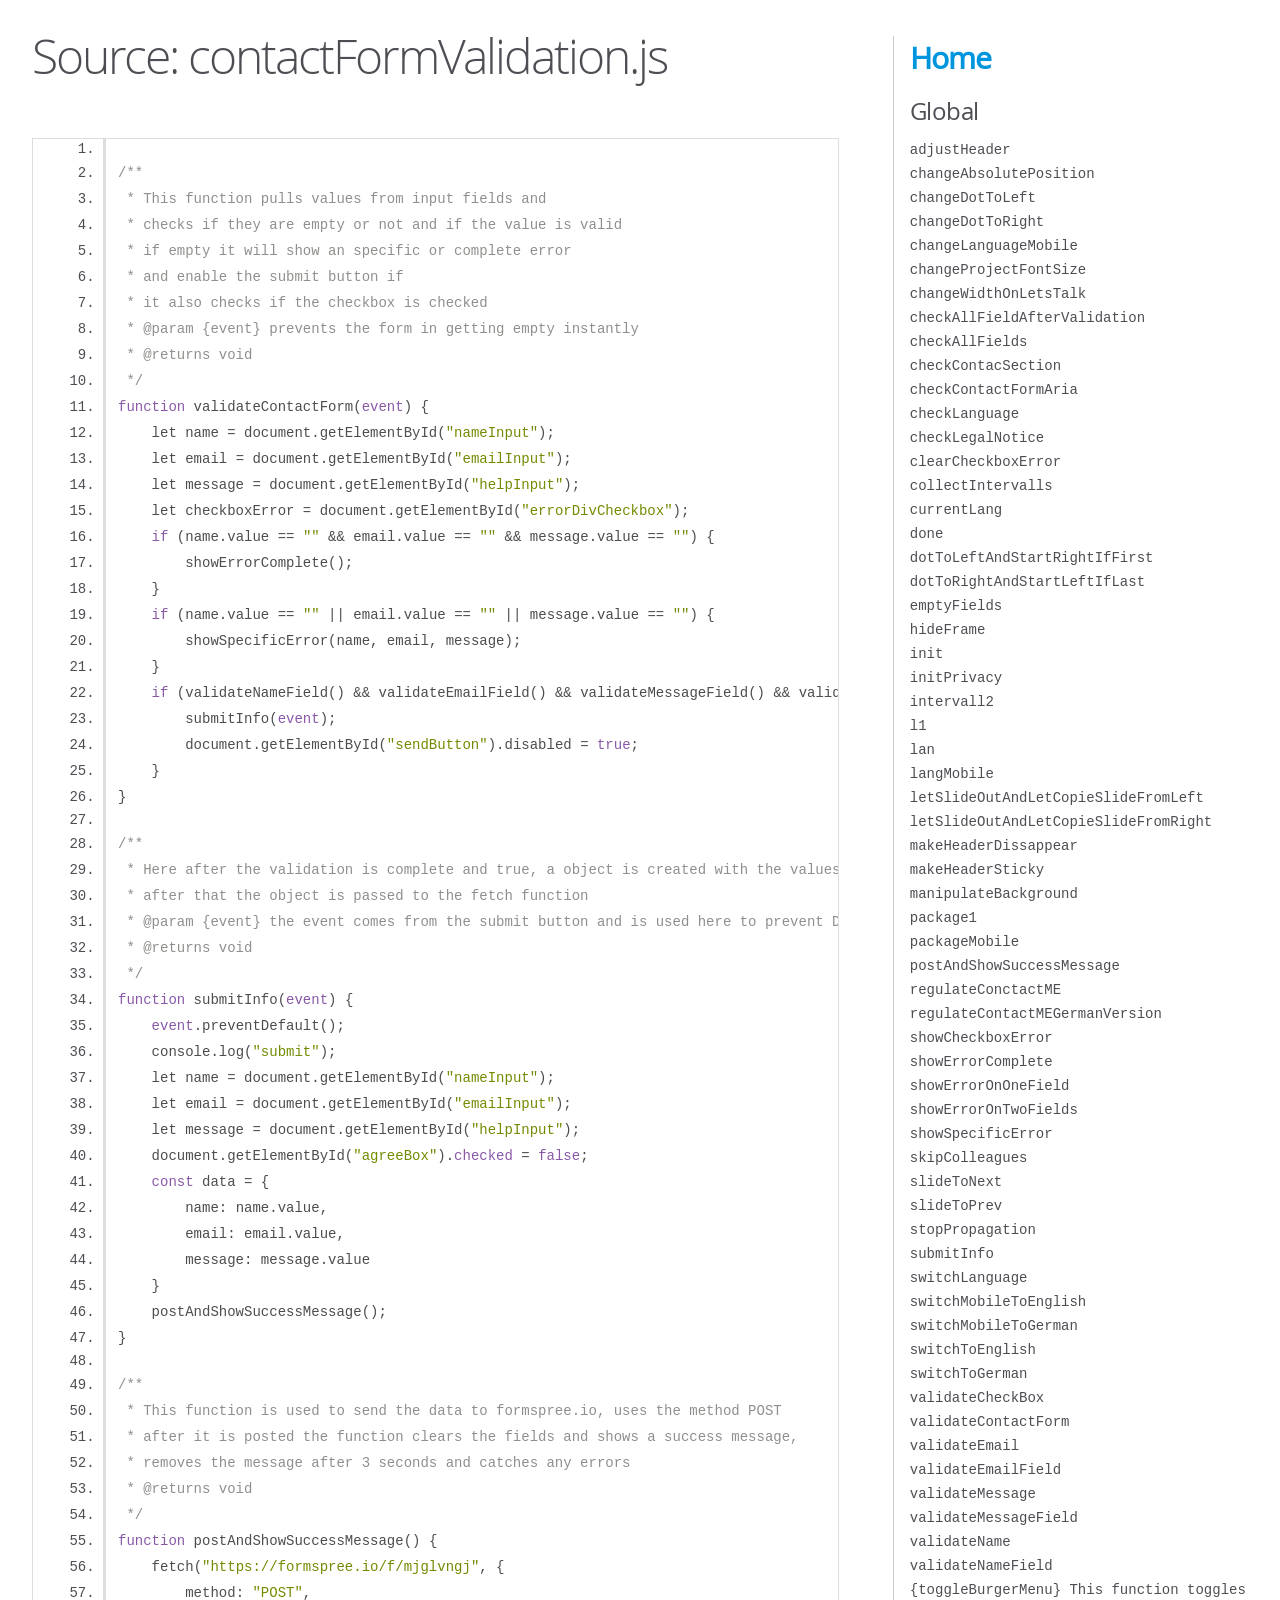
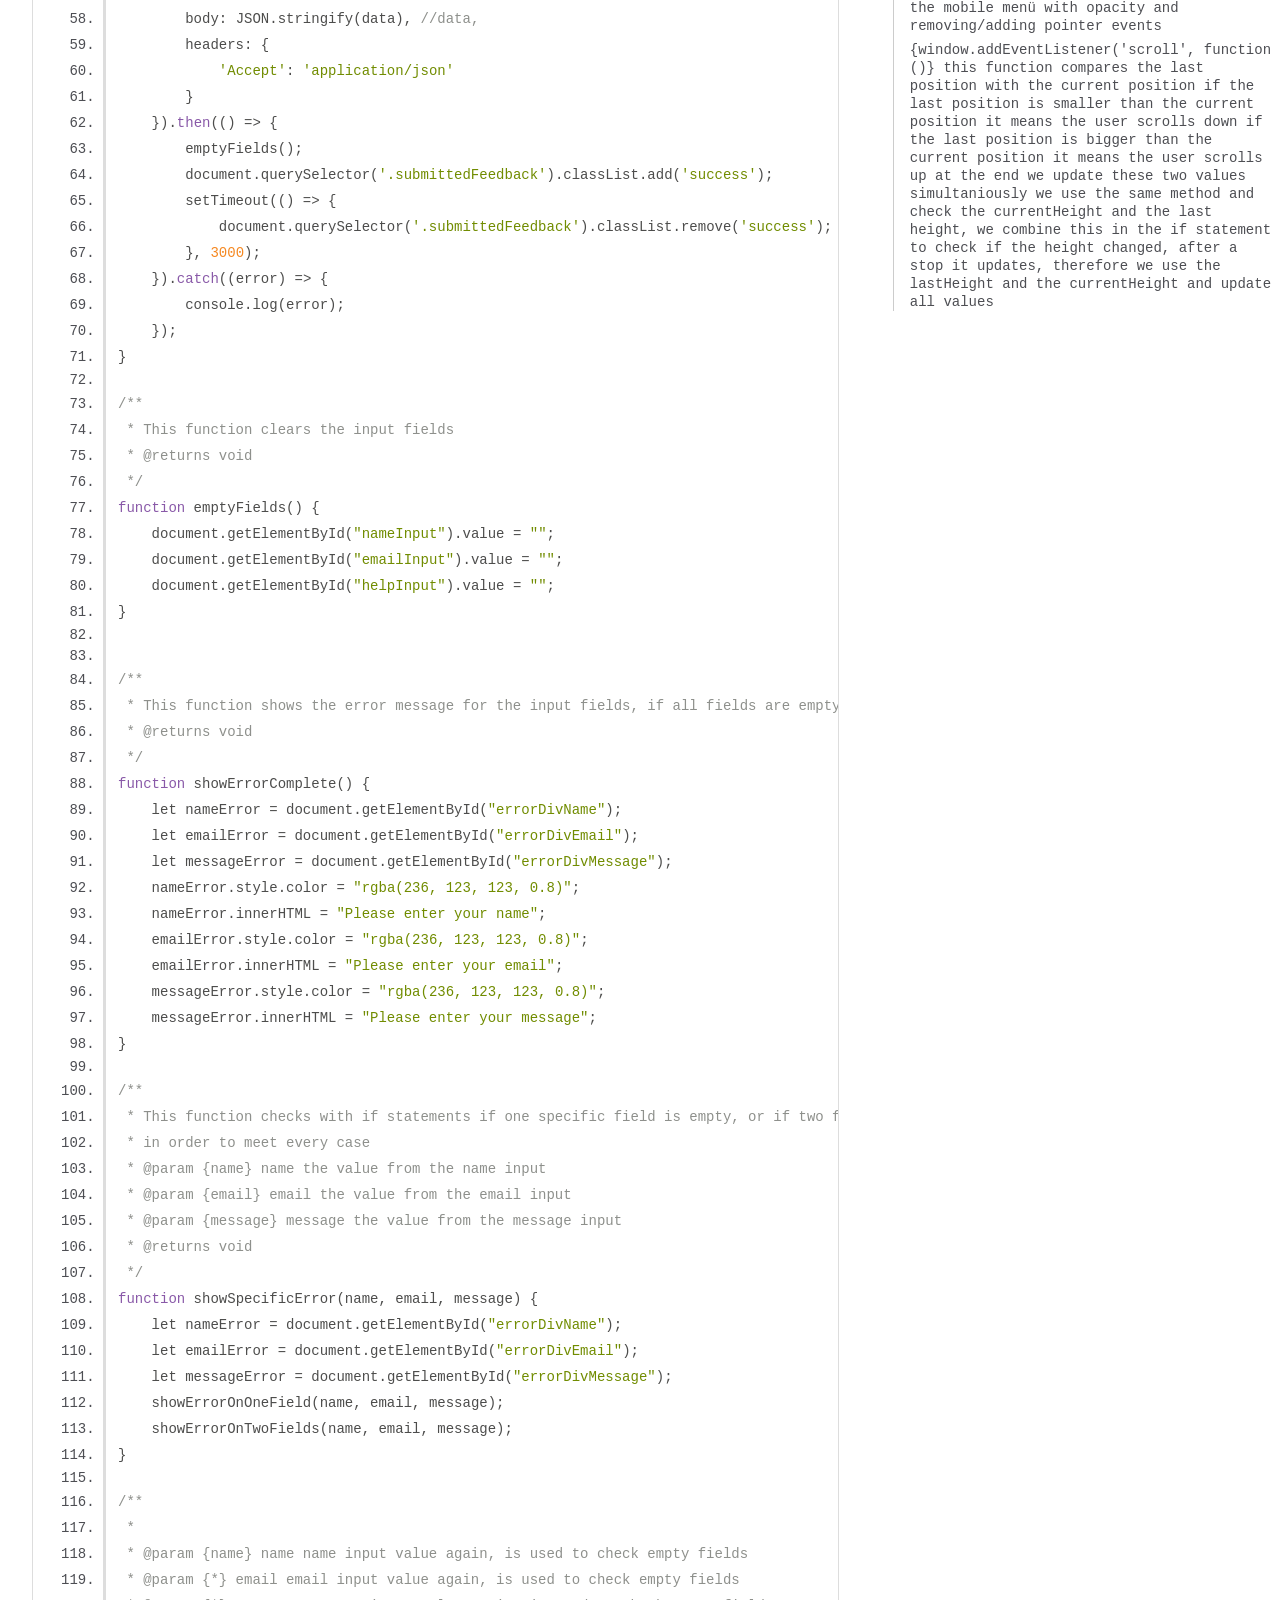
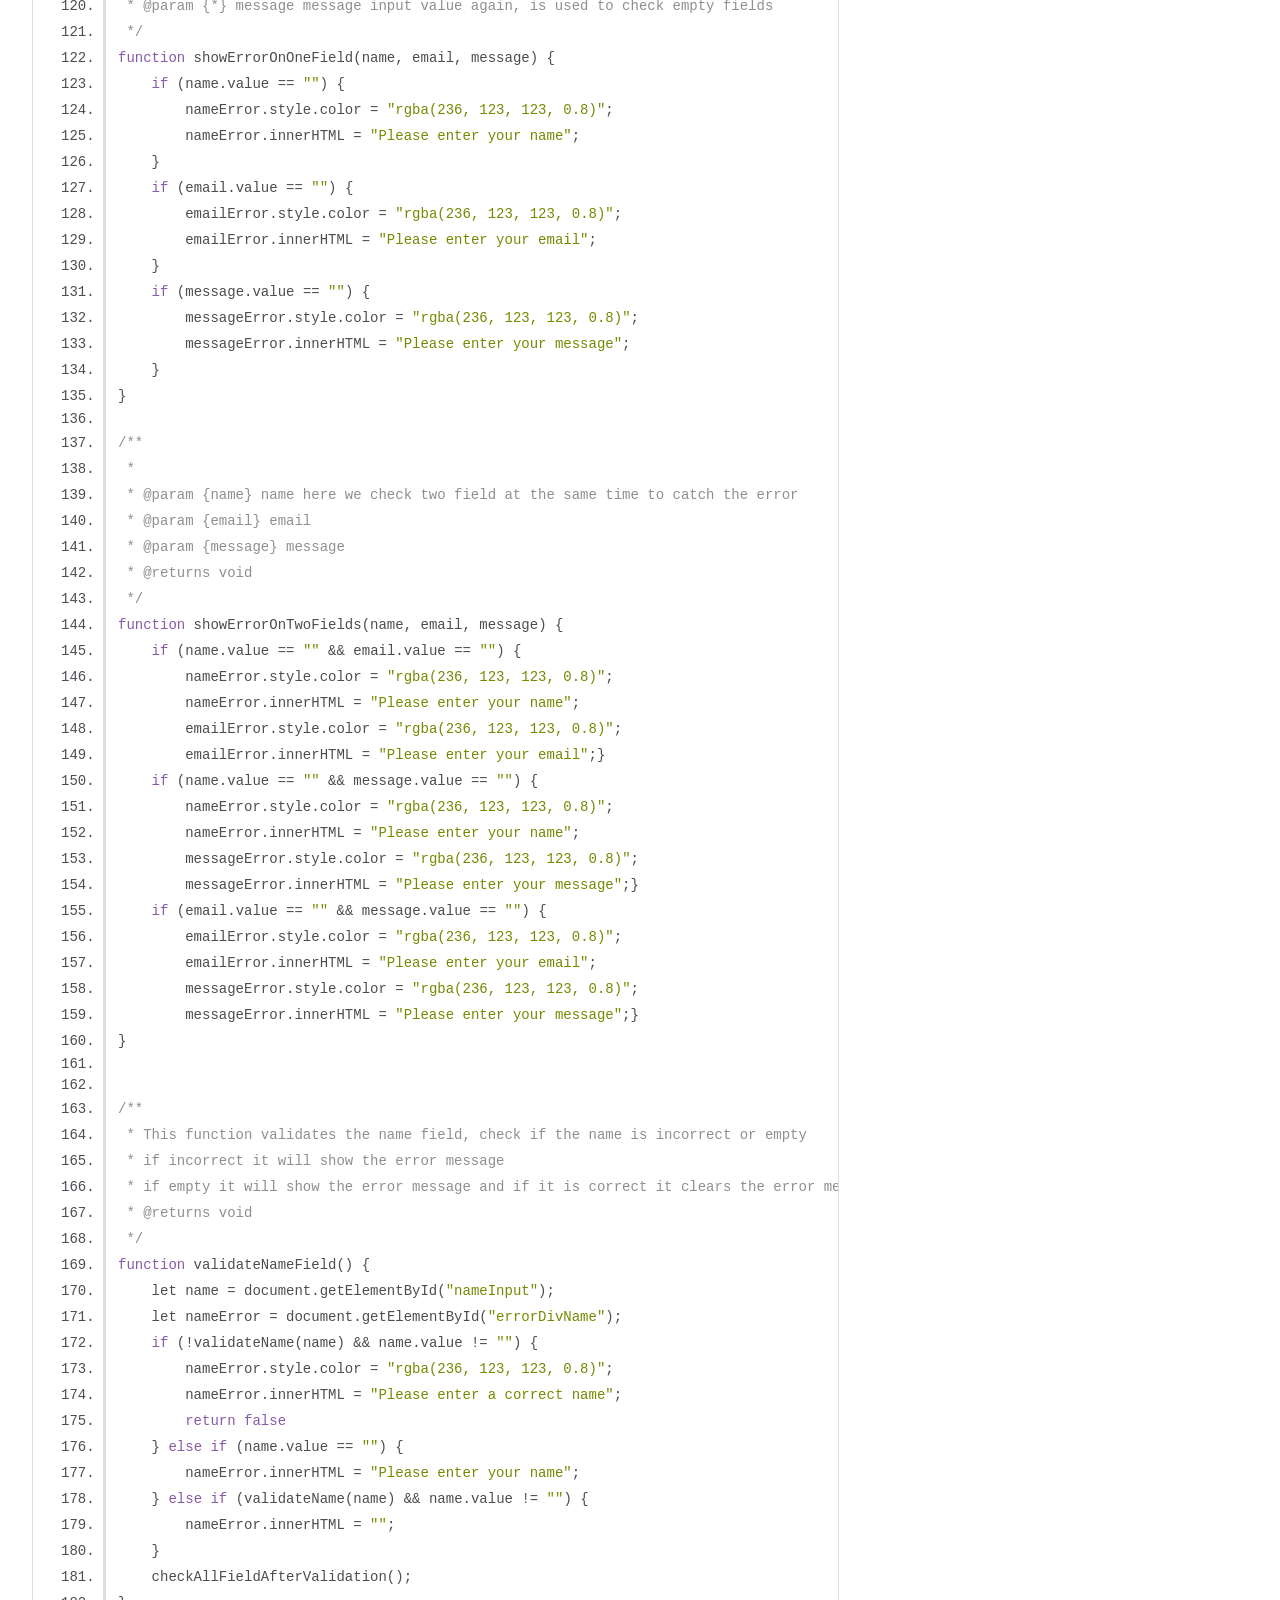
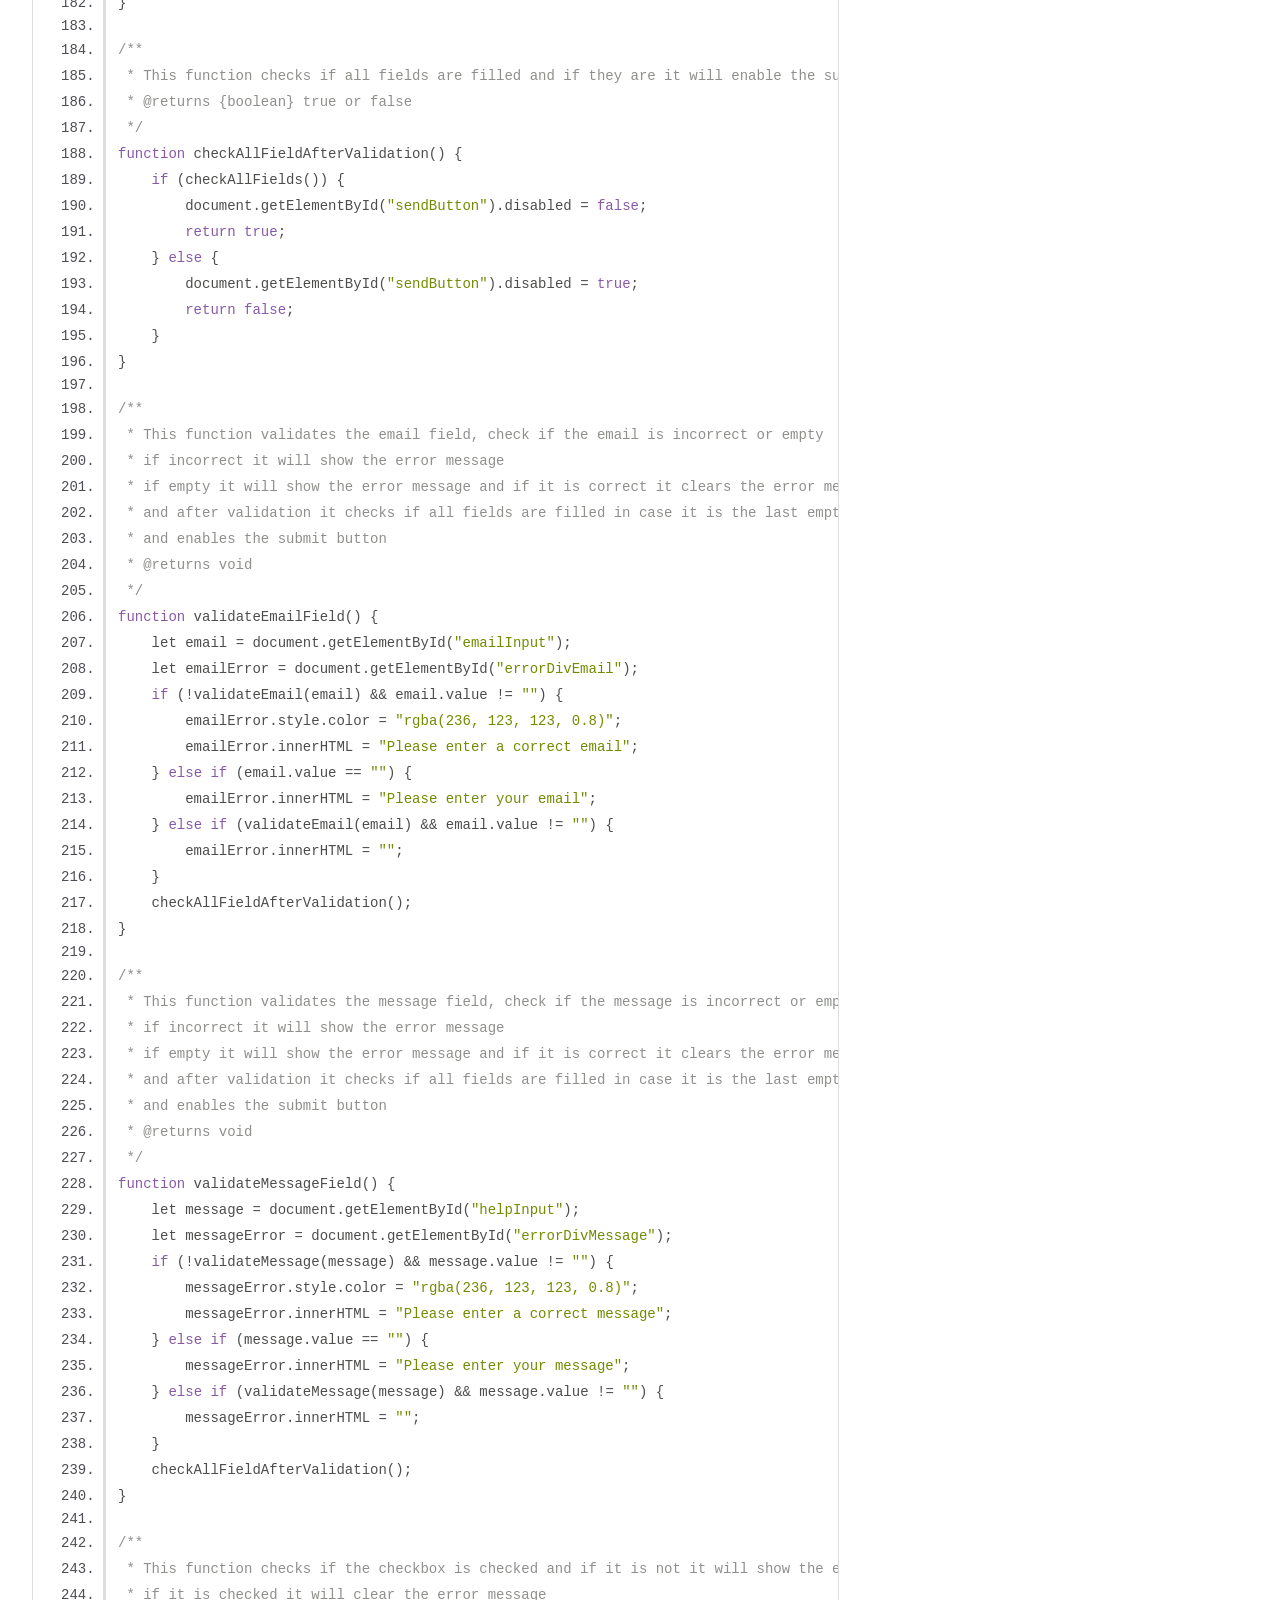
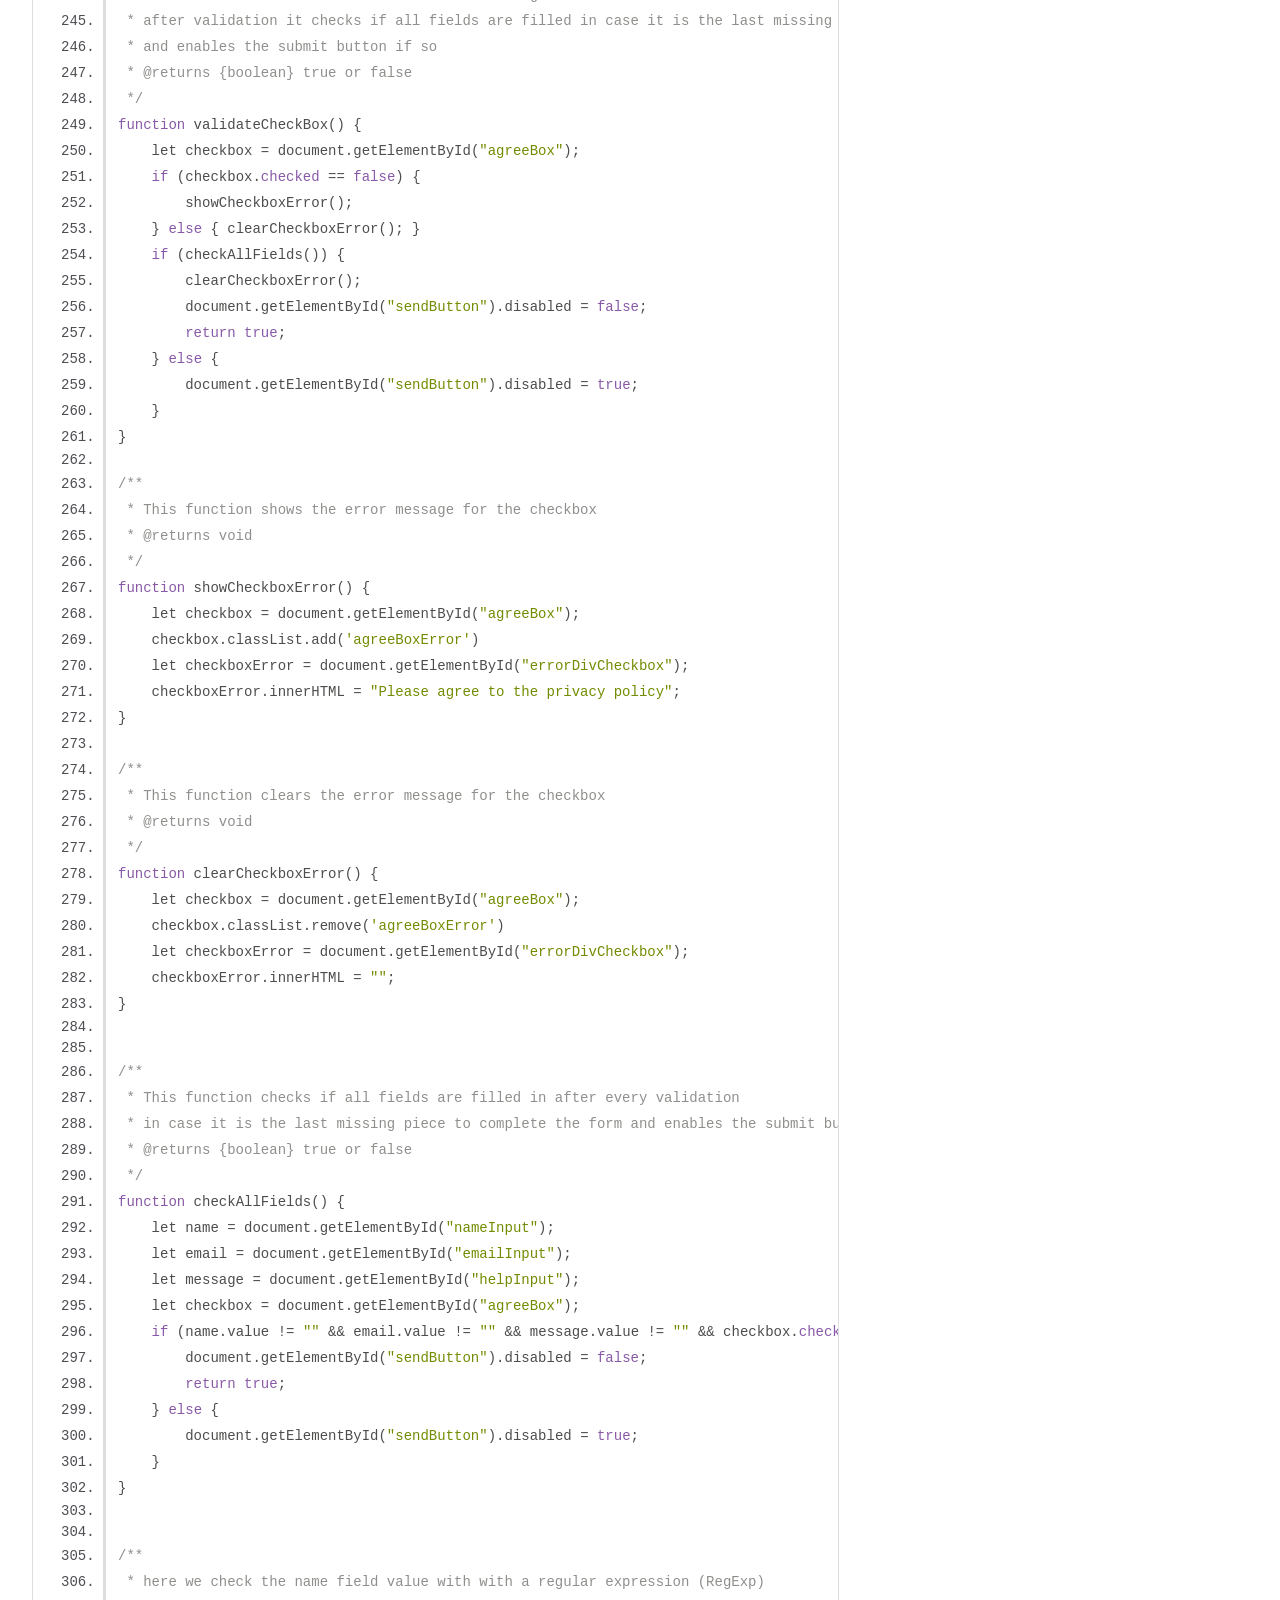
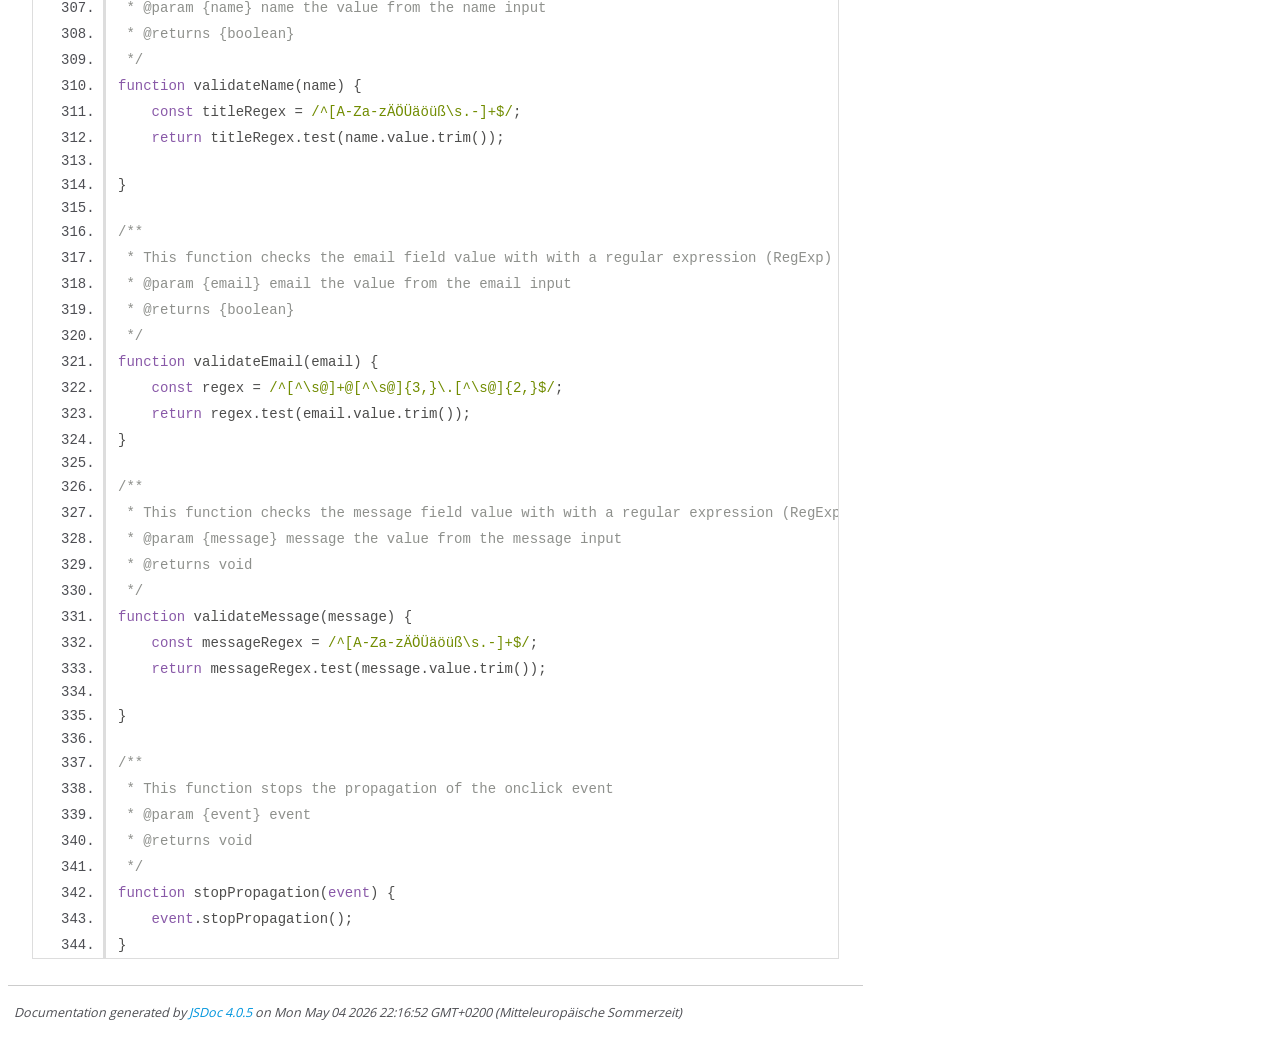
<file: out/contactFormValidation.js.html>
<!DOCTYPE html>
<html lang="en">
<head>
    <meta charset="utf-8">
    <title>JSDoc: Source: contactFormValidation.js</title>

    <script src="scripts/prettify/prettify.js"> </script>
    <script src="scripts/prettify/lang-css.js"> </script>
    <!--[if lt IE 9]>
      <script src="//html5shiv.googlecode.com/svn/trunk/html5.js"></script>
    <![endif]-->
    <link type="text/css" rel="stylesheet" href="styles/prettify-tomorrow.css">
    <link type="text/css" rel="stylesheet" href="styles/jsdoc-default.css">
</head>

<body>

<div id="main">

    <h1 class="page-title">Source: contactFormValidation.js</h1>

    



    
    <section>
        <article>
            <pre class="prettyprint source linenums"><code>
/**
 * This function pulls values from input fields and 
 * checks if they are empty or not and if the value is valid
 * if empty it will show an specific or complete error
 * and enable the submit button if 
 * it also checks if the checkbox is checked
 * @param {event} prevents the form in getting empty instantly
 * @returns void 
 */
function validateContactForm(event) {
    let name = document.getElementById("nameInput");
    let email = document.getElementById("emailInput");
    let message = document.getElementById("helpInput");
    let checkboxError = document.getElementById("errorDivCheckbox");
    if (name.value == "" &amp;&amp; email.value == "" &amp;&amp; message.value == "") {
        showErrorComplete();
    }
    if (name.value == "" || email.value == "" || message.value == "") {
        showSpecificError(name, email, message);
    }
    if (validateNameField() &amp;&amp; validateEmailField() &amp;&amp; validateMessageField() &amp;&amp; validateCheckBox()) {
        submitInfo(event);
        document.getElementById("sendButton").disabled = true;
    }
}

/**
 * Here after the validation is complete and true, a object is created with the values from the input fields
 * after that the object is passed to the fetch function
 * @param {event} the event comes from the submit button and is used here to prevent Default
 * @returns void 
 */
function submitInfo(event) {
    event.preventDefault();
    console.log("submit");
    let name = document.getElementById("nameInput");
    let email = document.getElementById("emailInput");
    let message = document.getElementById("helpInput");
    document.getElementById("agreeBox").checked = false;
    const data = {
        name: name.value,
        email: email.value,
        message: message.value
    }
    postAndShowSuccessMessage();
}

/**
 * This function is used to send the data to formspree.io, uses the method POST
 * after it is posted the function clears the fields and shows a success message, 
 * removes the message after 3 seconds and catches any errors
 * @returns void
 */
function postAndShowSuccessMessage() {
    fetch("https://formspree.io/f/mjglvngj", {
        method: "POST",
        body: JSON.stringify(data), //data,
        headers: {
            'Accept': 'application/json'
        }
    }).then(() => {
        emptyFields();
        document.querySelector('.submittedFeedback').classList.add('success');
        setTimeout(() => {
            document.querySelector('.submittedFeedback').classList.remove('success');
        }, 3000);
    }).catch((error) => {
        console.log(error);
    });
}

/**
 * This function clears the input fields
 * @returns void
 */
function emptyFields() {
    document.getElementById("nameInput").value = "";
    document.getElementById("emailInput").value = "";
    document.getElementById("helpInput").value = "";
}


/**
 * This function shows the error message for the input fields, if all fields are empty
 * @returns void
 */
function showErrorComplete() {
    let nameError = document.getElementById("errorDivName");
    let emailError = document.getElementById("errorDivEmail");
    let messageError = document.getElementById("errorDivMessage");
    nameError.style.color = "rgba(236, 123, 123, 0.8)";
    nameError.innerHTML = "Please enter your name";
    emailError.style.color = "rgba(236, 123, 123, 0.8)";
    emailError.innerHTML = "Please enter your email";
    messageError.style.color = "rgba(236, 123, 123, 0.8)";
    messageError.innerHTML = "Please enter your message";
}

/**
 * This function checks with if statements if one specific field is empty, or if two fields are empty
 * in order to meet every case
 * @param {name} name the value from the name input 
 * @param {email} email the value from the email input
 * @param {message} message the value from the message input
 * @returns void 
 */
function showSpecificError(name, email, message) {
    let nameError = document.getElementById("errorDivName");
    let emailError = document.getElementById("errorDivEmail");
    let messageError = document.getElementById("errorDivMessage");
    showErrorOnOneField(name, email, message);
    showErrorOnTwoFields(name, email, message);
}

/**
 * 
 * @param {name} name name input value again, is used to check empty fields
 * @param {*} email email input value again, is used to check empty fields
 * @param {*} message message input value again, is used to check empty fields
 */
function showErrorOnOneField(name, email, message) {
    if (name.value == "") {
        nameError.style.color = "rgba(236, 123, 123, 0.8)";
        nameError.innerHTML = "Please enter your name";
    }
    if (email.value == "") {
        emailError.style.color = "rgba(236, 123, 123, 0.8)";
        emailError.innerHTML = "Please enter your email";
    }
    if (message.value == "") {
        messageError.style.color = "rgba(236, 123, 123, 0.8)";
        messageError.innerHTML = "Please enter your message";
    }
}

/**
 * 
 * @param {name} name here we check two field at the same time to catch the error 
 * @param {email} email 
 * @param {message} message
 * @returns void 
 */
function showErrorOnTwoFields(name, email, message) {
    if (name.value == "" &amp;&amp; email.value == "") {
        nameError.style.color = "rgba(236, 123, 123, 0.8)";
        nameError.innerHTML = "Please enter your name";
        emailError.style.color = "rgba(236, 123, 123, 0.8)";
        emailError.innerHTML = "Please enter your email";}
    if (name.value == "" &amp;&amp; message.value == "") {
        nameError.style.color = "rgba(236, 123, 123, 0.8)";
        nameError.innerHTML = "Please enter your name";
        messageError.style.color = "rgba(236, 123, 123, 0.8)";
        messageError.innerHTML = "Please enter your message";}
    if (email.value == "" &amp;&amp; message.value == "") {
        emailError.style.color = "rgba(236, 123, 123, 0.8)";
        emailError.innerHTML = "Please enter your email";
        messageError.style.color = "rgba(236, 123, 123, 0.8)";
        messageError.innerHTML = "Please enter your message";}
}


/**
 * This function validates the name field, check if the name is incorrect or empty
 * if incorrect it will show the error message
 * if empty it will show the error message and if it is correct it clears the error message
 * @returns void
 */
function validateNameField() {
    let name = document.getElementById("nameInput");
    let nameError = document.getElementById("errorDivName");
    if (!validateName(name) &amp;&amp; name.value != "") {
        nameError.style.color = "rgba(236, 123, 123, 0.8)";
        nameError.innerHTML = "Please enter a correct name";
        return false
    } else if (name.value == "") {
        nameError.innerHTML = "Please enter your name";
    } else if (validateName(name) &amp;&amp; name.value != "") {
        nameError.innerHTML = "";
    }
    checkAllFieldAfterValidation();
}

/**
 * This function checks if all fields are filled and if they are it will enable the submit button
 * @returns {boolean} true or false
 */
function checkAllFieldAfterValidation() {
    if (checkAllFields()) {
        document.getElementById("sendButton").disabled = false;
        return true;
    } else {
        document.getElementById("sendButton").disabled = true;
        return false;
    }
}

/**
 * This function validates the email field, check if the email is incorrect or empty
 * if incorrect it will show the error message
 * if empty it will show the error message and if it is correct it clears the error message
 * and after validation it checks if all fields are filled in case it is the last empty field
 * and enables the submit button
 * @returns void
 */
function validateEmailField() {
    let email = document.getElementById("emailInput");
    let emailError = document.getElementById("errorDivEmail");
    if (!validateEmail(email) &amp;&amp; email.value != "") {
        emailError.style.color = "rgba(236, 123, 123, 0.8)";
        emailError.innerHTML = "Please enter a correct email";
    } else if (email.value == "") {
        emailError.innerHTML = "Please enter your email";
    } else if (validateEmail(email) &amp;&amp; email.value != "") {
        emailError.innerHTML = "";
    }
    checkAllFieldAfterValidation();
}

/**
 * This function validates the message field, check if the message is incorrect or empty
 * if incorrect it will show the error message
 * if empty it will show the error message and if it is correct it clears the error message
 * and after validation it checks if all fields are filled in case it is the last empty field
 * and enables the submit button
 * @returns void
 */
function validateMessageField() {
    let message = document.getElementById("helpInput");
    let messageError = document.getElementById("errorDivMessage");
    if (!validateMessage(message) &amp;&amp; message.value != "") {
        messageError.style.color = "rgba(236, 123, 123, 0.8)";
        messageError.innerHTML = "Please enter a correct message";
    } else if (message.value == "") {
        messageError.innerHTML = "Please enter your message";
    } else if (validateMessage(message) &amp;&amp; message.value != "") {
        messageError.innerHTML = "";
    }
    checkAllFieldAfterValidation();
}

/**
 * This function checks if the checkbox is checked and if it is not it will show the error message
 * if it is checked it will clear the error message
 * after validation it checks if all fields are filled in case it is the last missing piece to complete the form
 * and enables the submit button if so
 * @returns {boolean} true or false
 */
function validateCheckBox() {
    let checkbox = document.getElementById("agreeBox");
    if (checkbox.checked == false) {
        showCheckboxError();
    } else { clearCheckboxError(); }
    if (checkAllFields()) {
        clearCheckboxError();
        document.getElementById("sendButton").disabled = false;
        return true;
    } else {
        document.getElementById("sendButton").disabled = true;
    }
}

/**
 * This function shows the error message for the checkbox
 * @returns void
 */
function showCheckboxError() {
    let checkbox = document.getElementById("agreeBox");
    checkbox.classList.add('agreeBoxError')
    let checkboxError = document.getElementById("errorDivCheckbox");
    checkboxError.innerHTML = "Please agree to the privacy policy";
}
 
/**
 * This function clears the error message for the checkbox
 * @returns void
 */
function clearCheckboxError() {
    let checkbox = document.getElementById("agreeBox");
    checkbox.classList.remove('agreeBoxError')
    let checkboxError = document.getElementById("errorDivCheckbox");
    checkboxError.innerHTML = "";
}


/**
 * This function checks if all fields are filled in after every validation
 * in case it is the last missing piece to complete the form and enables the submit button if so
 * @returns {boolean} true or false
 */
function checkAllFields() {
    let name = document.getElementById("nameInput");
    let email = document.getElementById("emailInput");
    let message = document.getElementById("helpInput");
    let checkbox = document.getElementById("agreeBox");
    if (name.value != "" &amp;&amp; email.value != "" &amp;&amp; message.value != "" &amp;&amp; checkbox.checked == true) {
        document.getElementById("sendButton").disabled = false;
        return true;
    } else {
        document.getElementById("sendButton").disabled = true;
    }
}


/**
 * here we check the name field value with with a regular expression (RegExp)
 * @param {name} name the value from the name input
 * @returns {boolean}
 */
function validateName(name) {
    const titleRegex = /^[A-Za-zÄÖÜäöüß\s.-]+$/;
    return titleRegex.test(name.value.trim());

}

/**
 * This function checks the email field value with with a regular expression (RegExp)
 * @param {email} email the value from the email input
 * @returns {boolean}
 */
function validateEmail(email) {
    const regex = /^[^\s@]+@[^\s@]{3,}\.[^\s@]{2,}$/;
    return regex.test(email.value.trim());
}

/**
 * This function checks the message field value with with a regular expression (RegExp)
 * @param {message} message the value from the message input
 * @returns void
 */
function validateMessage(message) {
    const messageRegex = /^[A-Za-zÄÖÜäöüß\s.-]+$/;
    return messageRegex.test(message.value.trim());

}

/**
 * This function stops the propagation of the onclick event
 * @param {event} event
 * @returns void 
 */
function stopPropagation(event) {
    event.stopPropagation();
}</code></pre>
        </article>
    </section>




</div>

<nav>
    <h2><a href="index.html">Home</a></h2><h3>Global</h3><ul><li><a href="global.html#adjustHeader">adjustHeader</a></li><li><a href="global.html#changeAbsolutePosition">changeAbsolutePosition</a></li><li><a href="global.html#changeDotToLeft">changeDotToLeft</a></li><li><a href="global.html#changeDotToRight">changeDotToRight</a></li><li><a href="global.html#changeLanguageMobile">changeLanguageMobile</a></li><li><a href="global.html#changeProjectFontSize">changeProjectFontSize</a></li><li><a href="global.html#changeWidthOnLetsTalk">changeWidthOnLetsTalk</a></li><li><a href="global.html#checkAllFieldAfterValidation">checkAllFieldAfterValidation</a></li><li><a href="global.html#checkAllFields">checkAllFields</a></li><li><a href="global.html#checkContacSection">checkContacSection</a></li><li><a href="global.html#checkContactFormAria">checkContactFormAria</a></li><li><a href="global.html#checkLanguage">checkLanguage</a></li><li><a href="global.html#checkLegalNotice">checkLegalNotice</a></li><li><a href="global.html#clearCheckboxError">clearCheckboxError</a></li><li><a href="global.html#collectIntervalls">collectIntervalls</a></li><li><a href="global.html#currentLang">currentLang</a></li><li><a href="global.html#done">done</a></li><li><a href="global.html#dotToLeftAndStartRightIfFirst">dotToLeftAndStartRightIfFirst</a></li><li><a href="global.html#dotToRightAndStartLeftIfLast">dotToRightAndStartLeftIfLast</a></li><li><a href="global.html#emptyFields">emptyFields</a></li><li><a href="global.html#hideFrame">hideFrame</a></li><li><a href="global.html#init">init</a></li><li><a href="global.html#initPrivacy">initPrivacy</a></li><li><a href="global.html#intervall2">intervall2</a></li><li><a href="global.html#l1">l1</a></li><li><a href="global.html#lan">lan</a></li><li><a href="global.html#langMobile">langMobile</a></li><li><a href="global.html#letSlideOutAndLetCopieSlideFromLeft">letSlideOutAndLetCopieSlideFromLeft</a></li><li><a href="global.html#letSlideOutAndLetCopieSlideFromRight">letSlideOutAndLetCopieSlideFromRight</a></li><li><a href="global.html#makeHeaderDissappear">makeHeaderDissappear</a></li><li><a href="global.html#makeHeaderSticky">makeHeaderSticky</a></li><li><a href="global.html#manipulateBackground">manipulateBackground</a></li><li><a href="global.html#package1">package1</a></li><li><a href="global.html#packageMobile">packageMobile</a></li><li><a href="global.html#postAndShowSuccessMessage">postAndShowSuccessMessage</a></li><li><a href="global.html#regulateConctactME">regulateConctactME</a></li><li><a href="global.html#regulateContactMEGermanVersion">regulateContactMEGermanVersion</a></li><li><a href="global.html#showCheckboxError">showCheckboxError</a></li><li><a href="global.html#showErrorComplete">showErrorComplete</a></li><li><a href="global.html#showErrorOnOneField">showErrorOnOneField</a></li><li><a href="global.html#showErrorOnTwoFields">showErrorOnTwoFields</a></li><li><a href="global.html#showSpecificError">showSpecificError</a></li><li><a href="global.html#skipColleagues">skipColleagues</a></li><li><a href="global.html#slideToNext">slideToNext</a></li><li><a href="global.html#slideToPrev">slideToPrev</a></li><li><a href="global.html#stopPropagation">stopPropagation</a></li><li><a href="global.html#submitInfo">submitInfo</a></li><li><a href="global.html#switchLanguage">switchLanguage</a></li><li><a href="global.html#switchMobileToEnglish">switchMobileToEnglish</a></li><li><a href="global.html#switchMobileToGerman">switchMobileToGerman</a></li><li><a href="global.html#switchToEnglish">switchToEnglish</a></li><li><a href="global.html#switchToGerman">switchToGerman</a></li><li><a href="global.html#validateCheckBox">validateCheckBox</a></li><li><a href="global.html#validateContactForm">validateContactForm</a></li><li><a href="global.html#validateEmail">validateEmail</a></li><li><a href="global.html#validateEmailField">validateEmailField</a></li><li><a href="global.html#validateMessage">validateMessage</a></li><li><a href="global.html#validateMessageField">validateMessageField</a></li><li><a href="global.html#validateName">validateName</a></li><li><a href="global.html#validateNameField">validateNameField</a></li><li><a href="global.html#%257BtoggleBurgerMenu%257DThisfunctiontogglesthemobilemen%25C3%25BCwithopacityandremoving/addingpointerevents">{toggleBurgerMenu}This function toggles the mobile menü with opacity and removing/adding pointer events</a></li><li><a href="global.html#%257Bwindow.addEventListener('scroll',function()%[base64],wecombinethisintheifstatementtocheckiftheheightchanged,afterastopitupdates,thereforeweusethelastHeightandthecurrentHeightandupdateallvalues">{window.addEventListener('scroll', function ()}this function compares the last position with the current position if the last position is smaller than the current position it means the user scrolls downif the last position is bigger than the current position it means the user scrolls upat the end we update these two valuessimultaniously we use the same method and check the currentHeight and the last height,we combine this in the if statement to check if the height changed, after a stop it updates,therefore we use the lastHeight and the currentHeight and update all values</a></li></ul>
</nav>

<br class="clear">

<footer>
    Documentation generated by <a href="https://github.com/jsdoc/jsdoc">JSDoc 4.0.5</a> on Mon May 04 2026 22:16:52 GMT+0200 (Mitteleuropäische Sommerzeit)
</footer>

<script> prettyPrint(); </script>
<script src="scripts/linenumber.js"> </script>
</body>
</html>
</file>
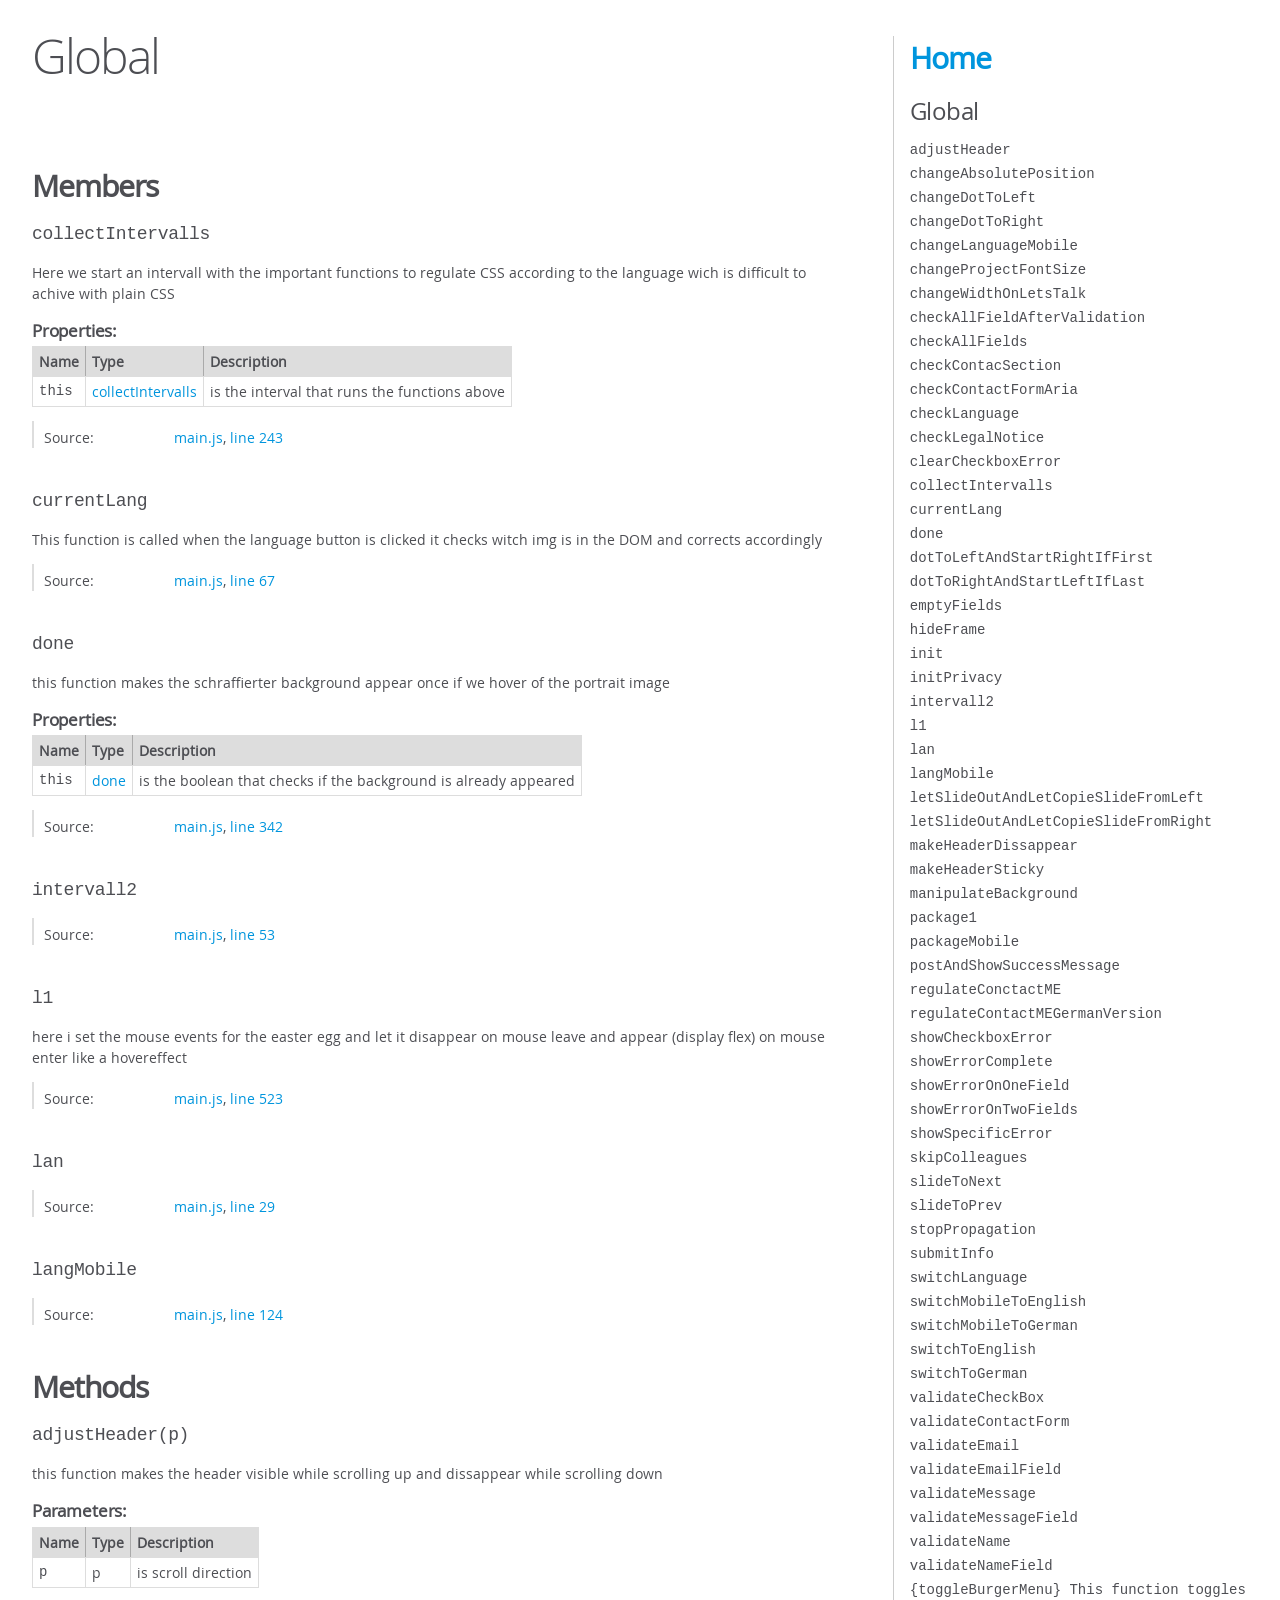
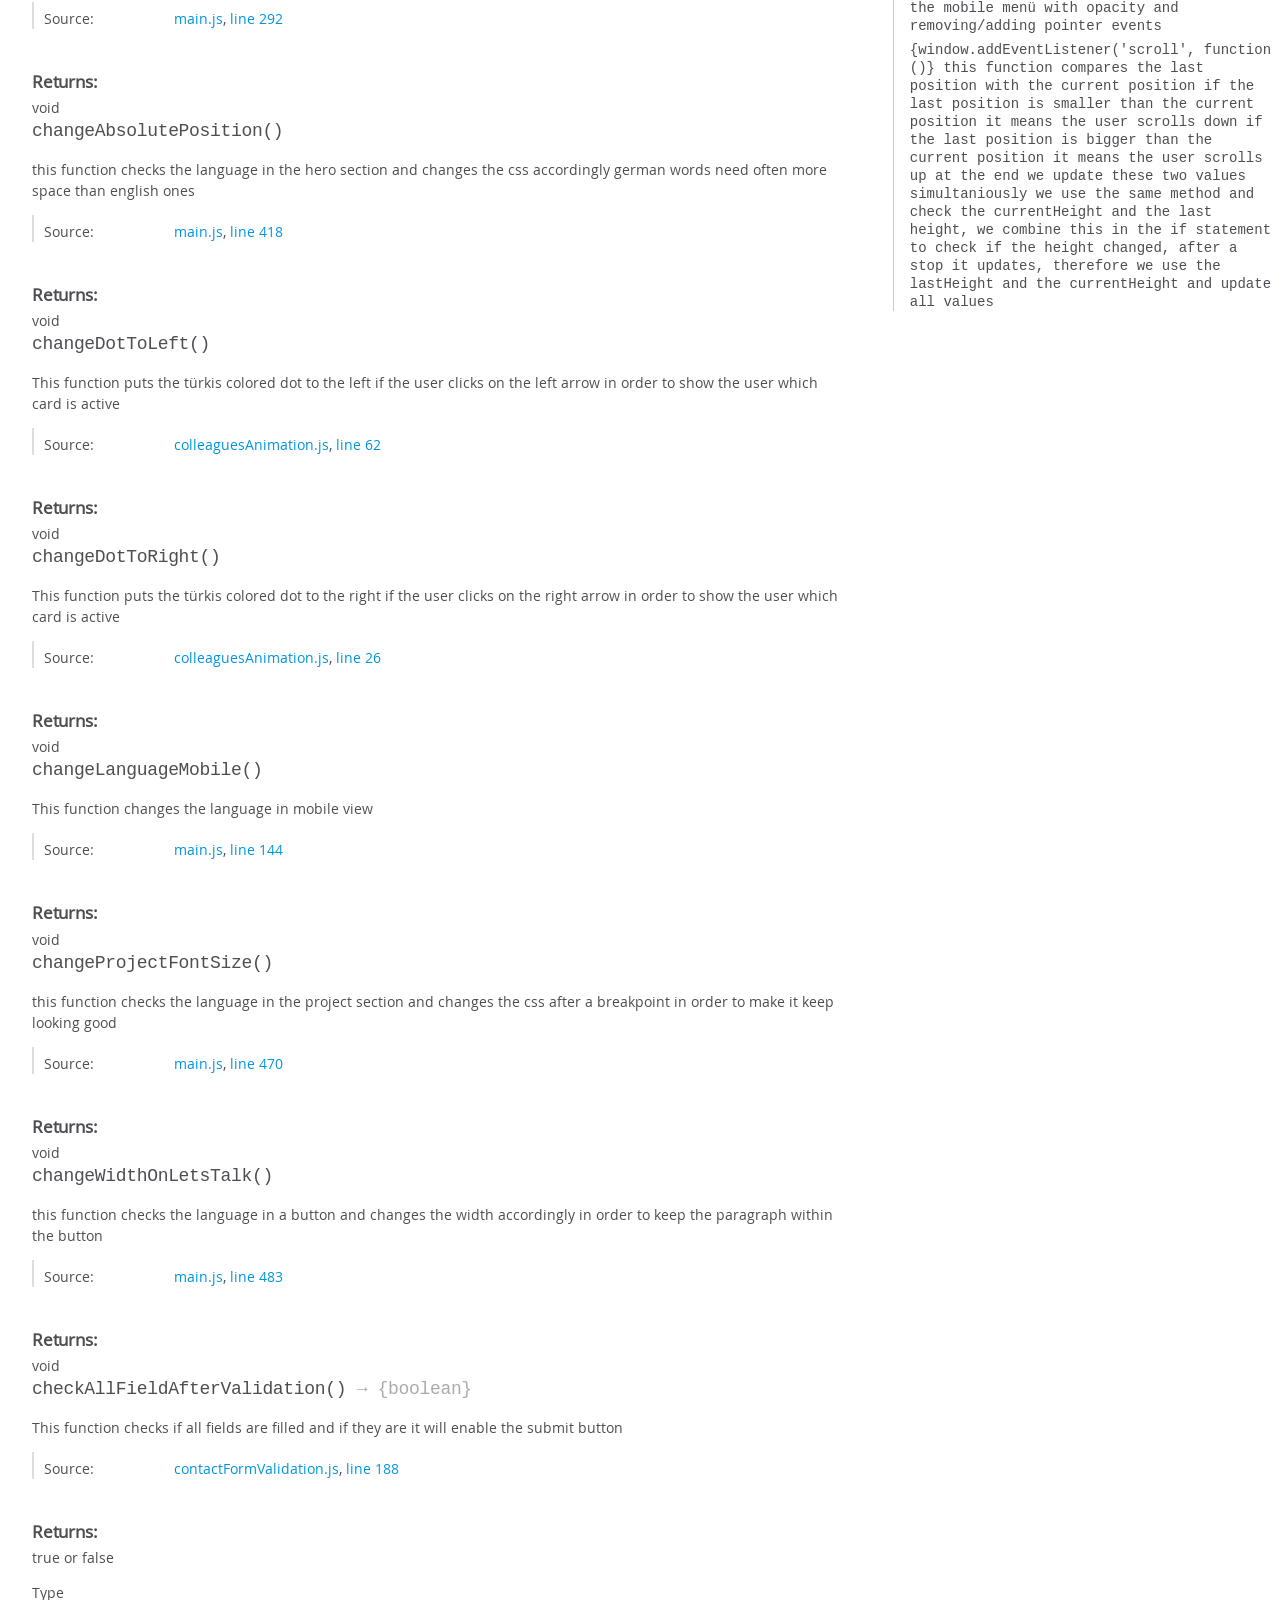
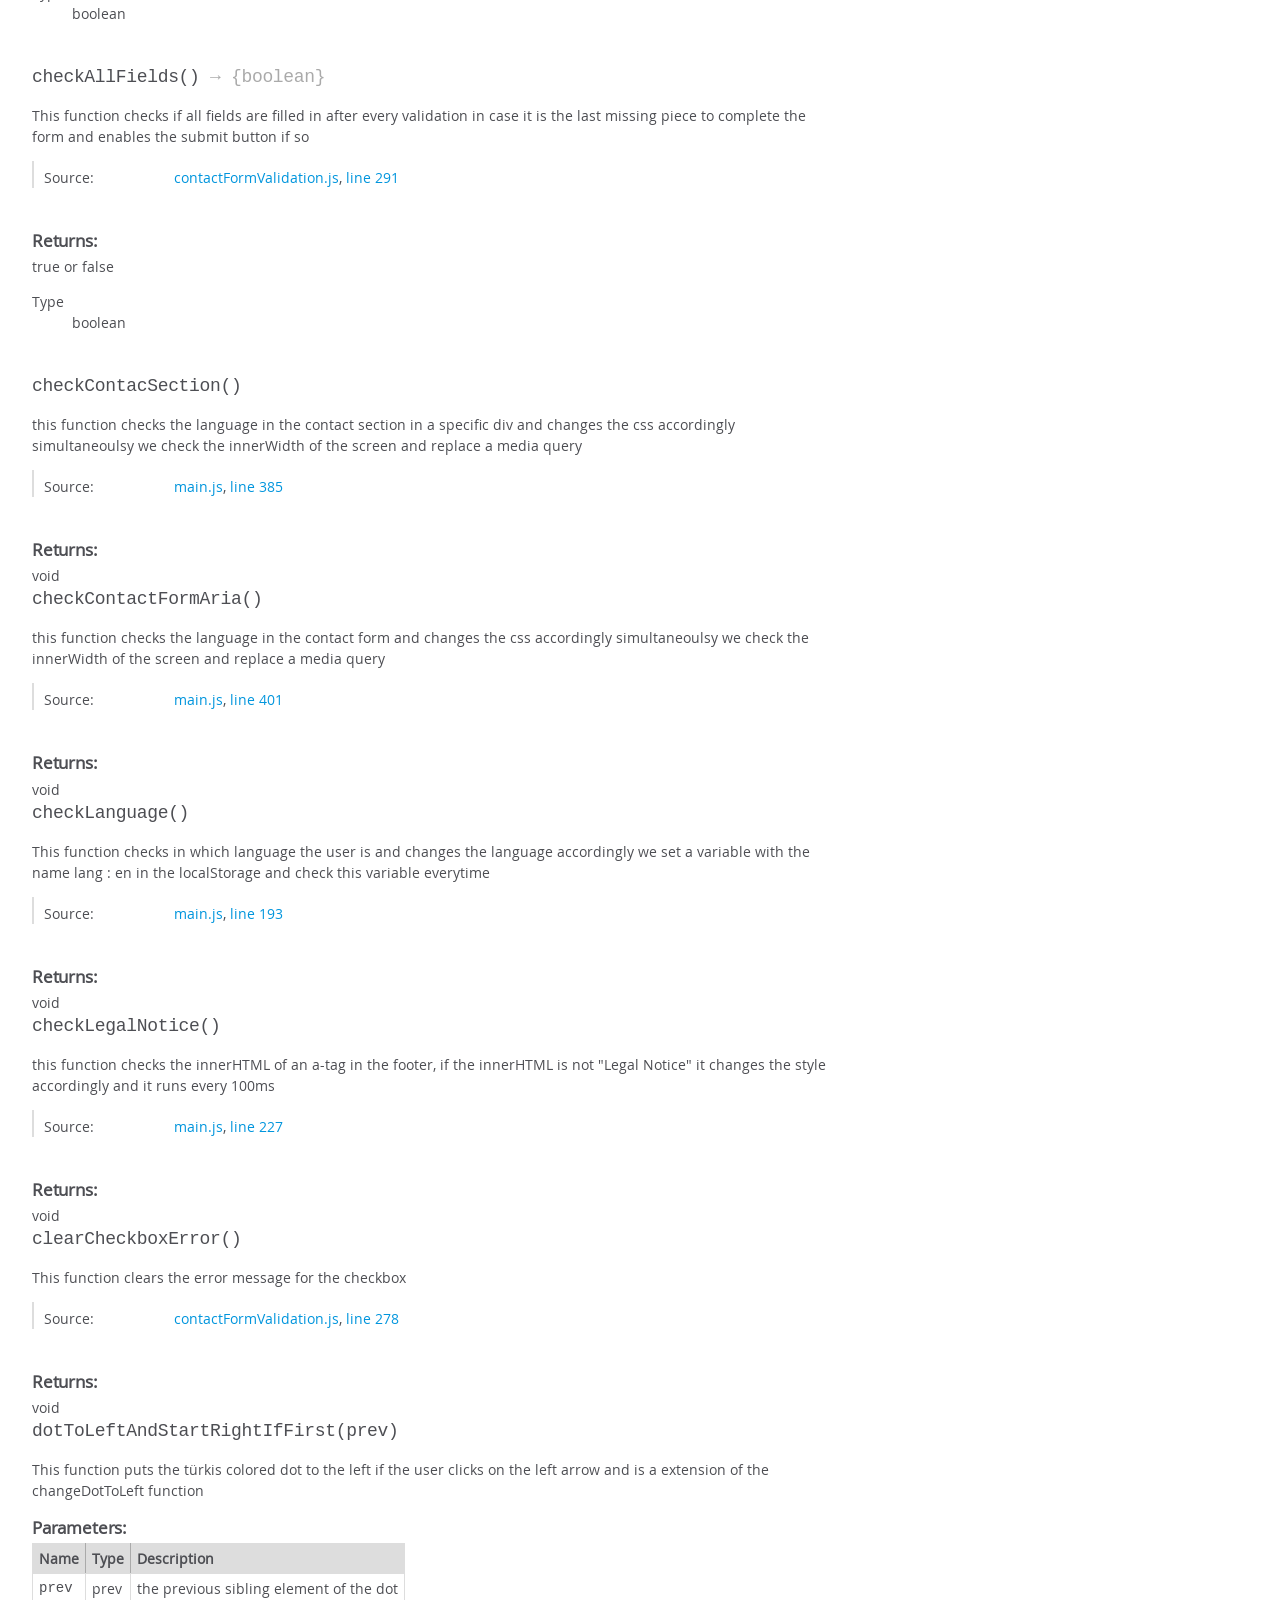
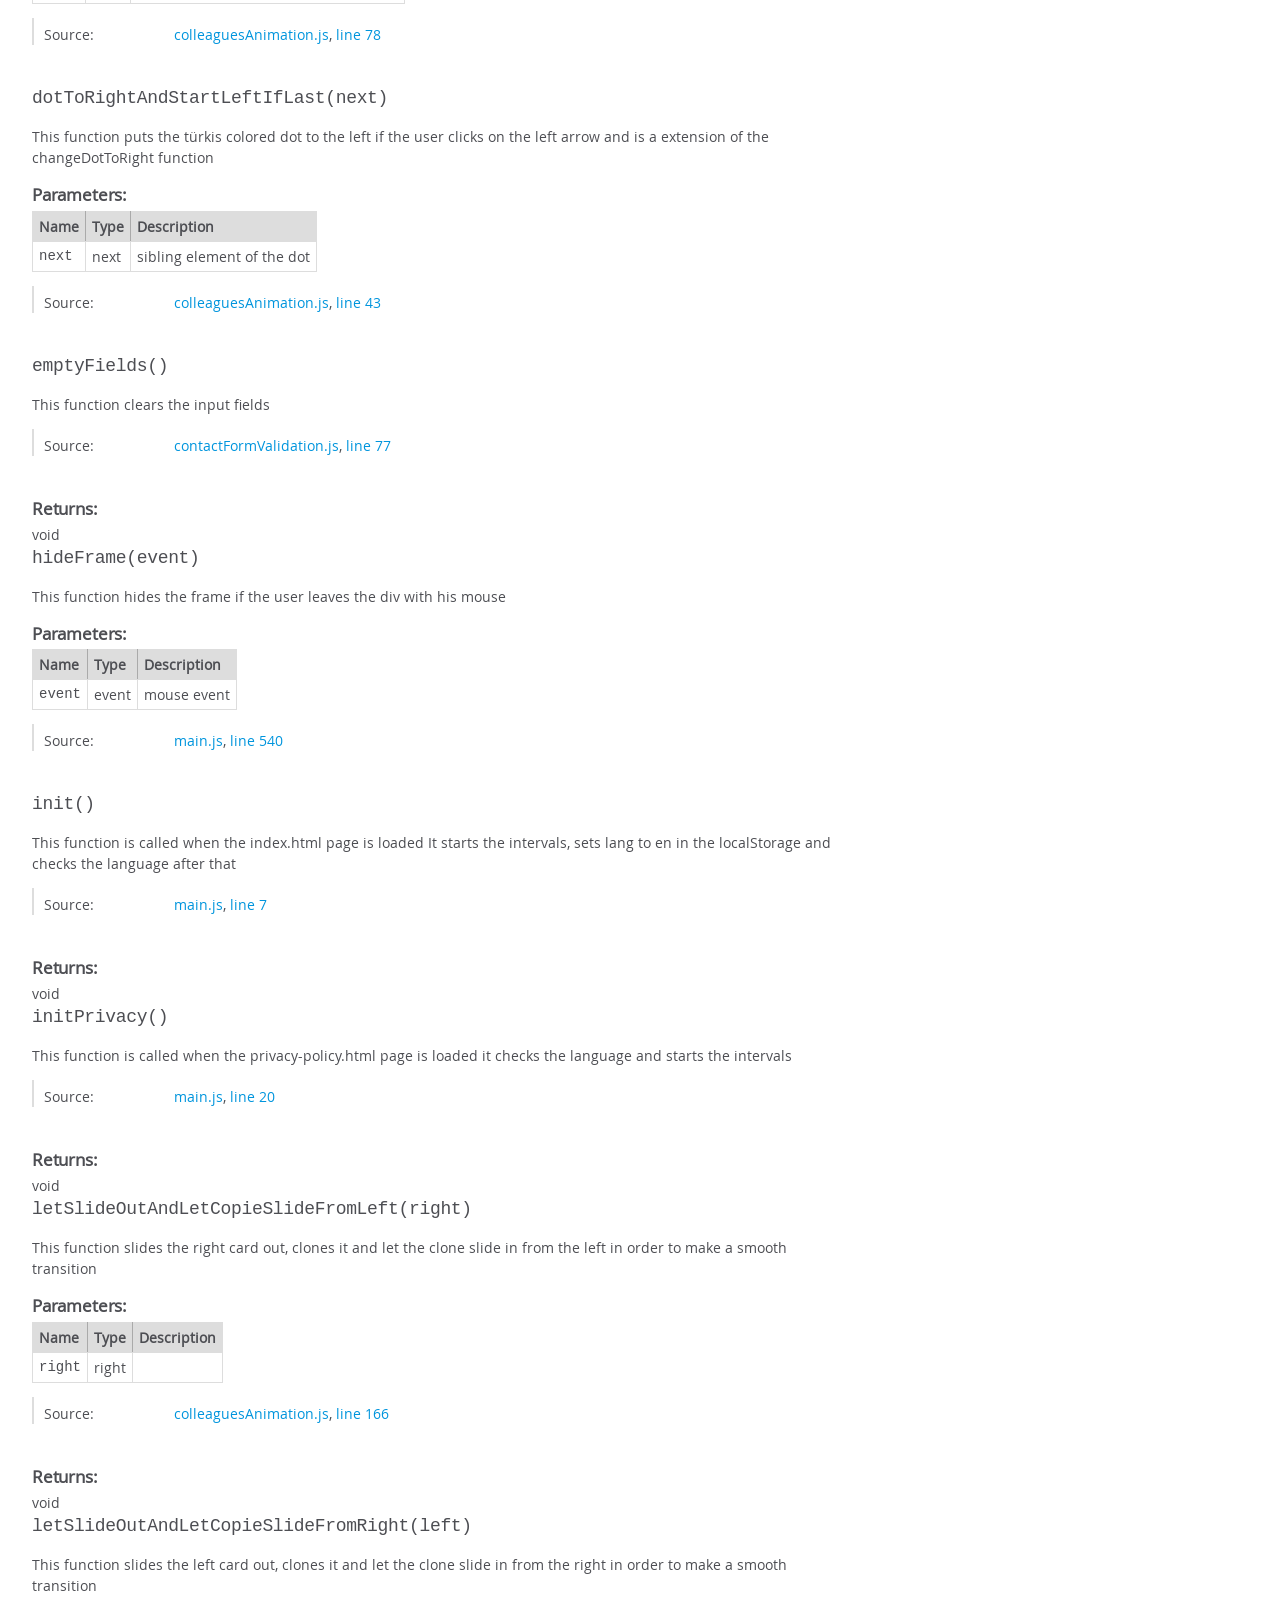
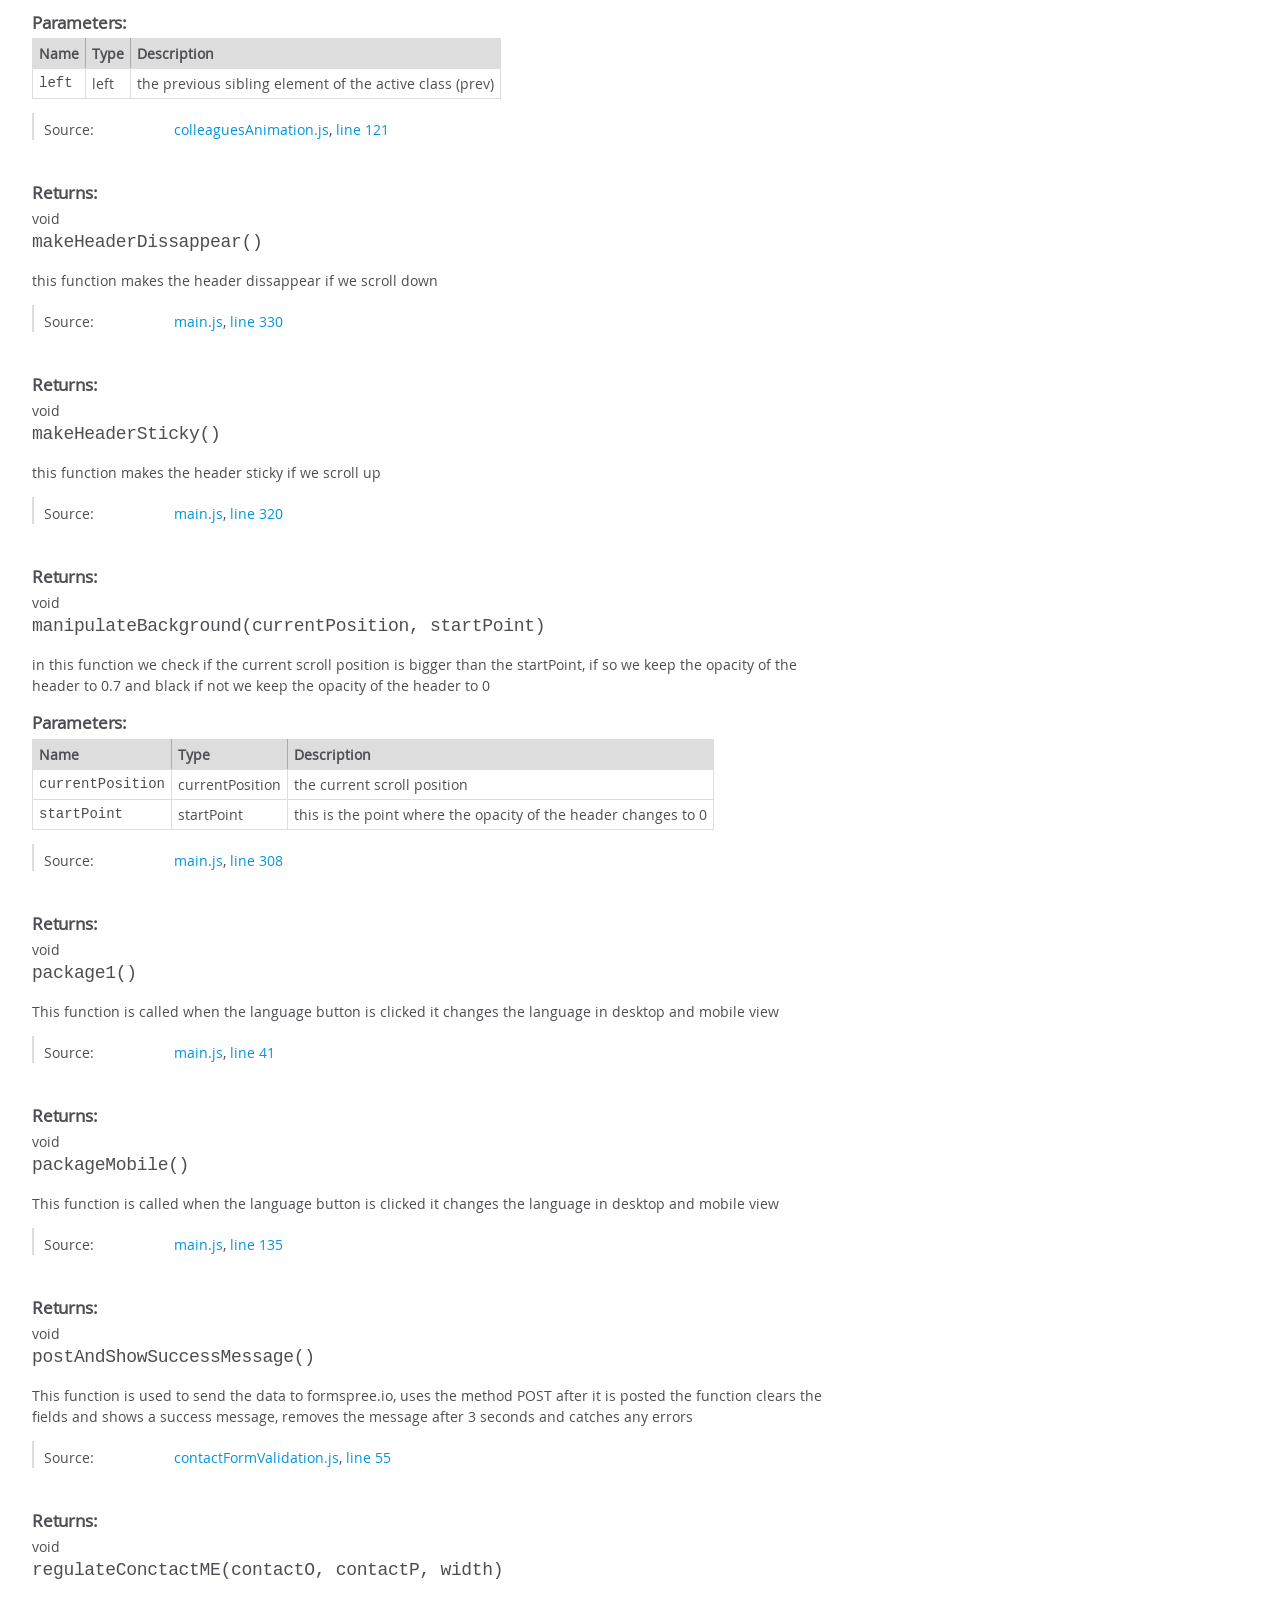
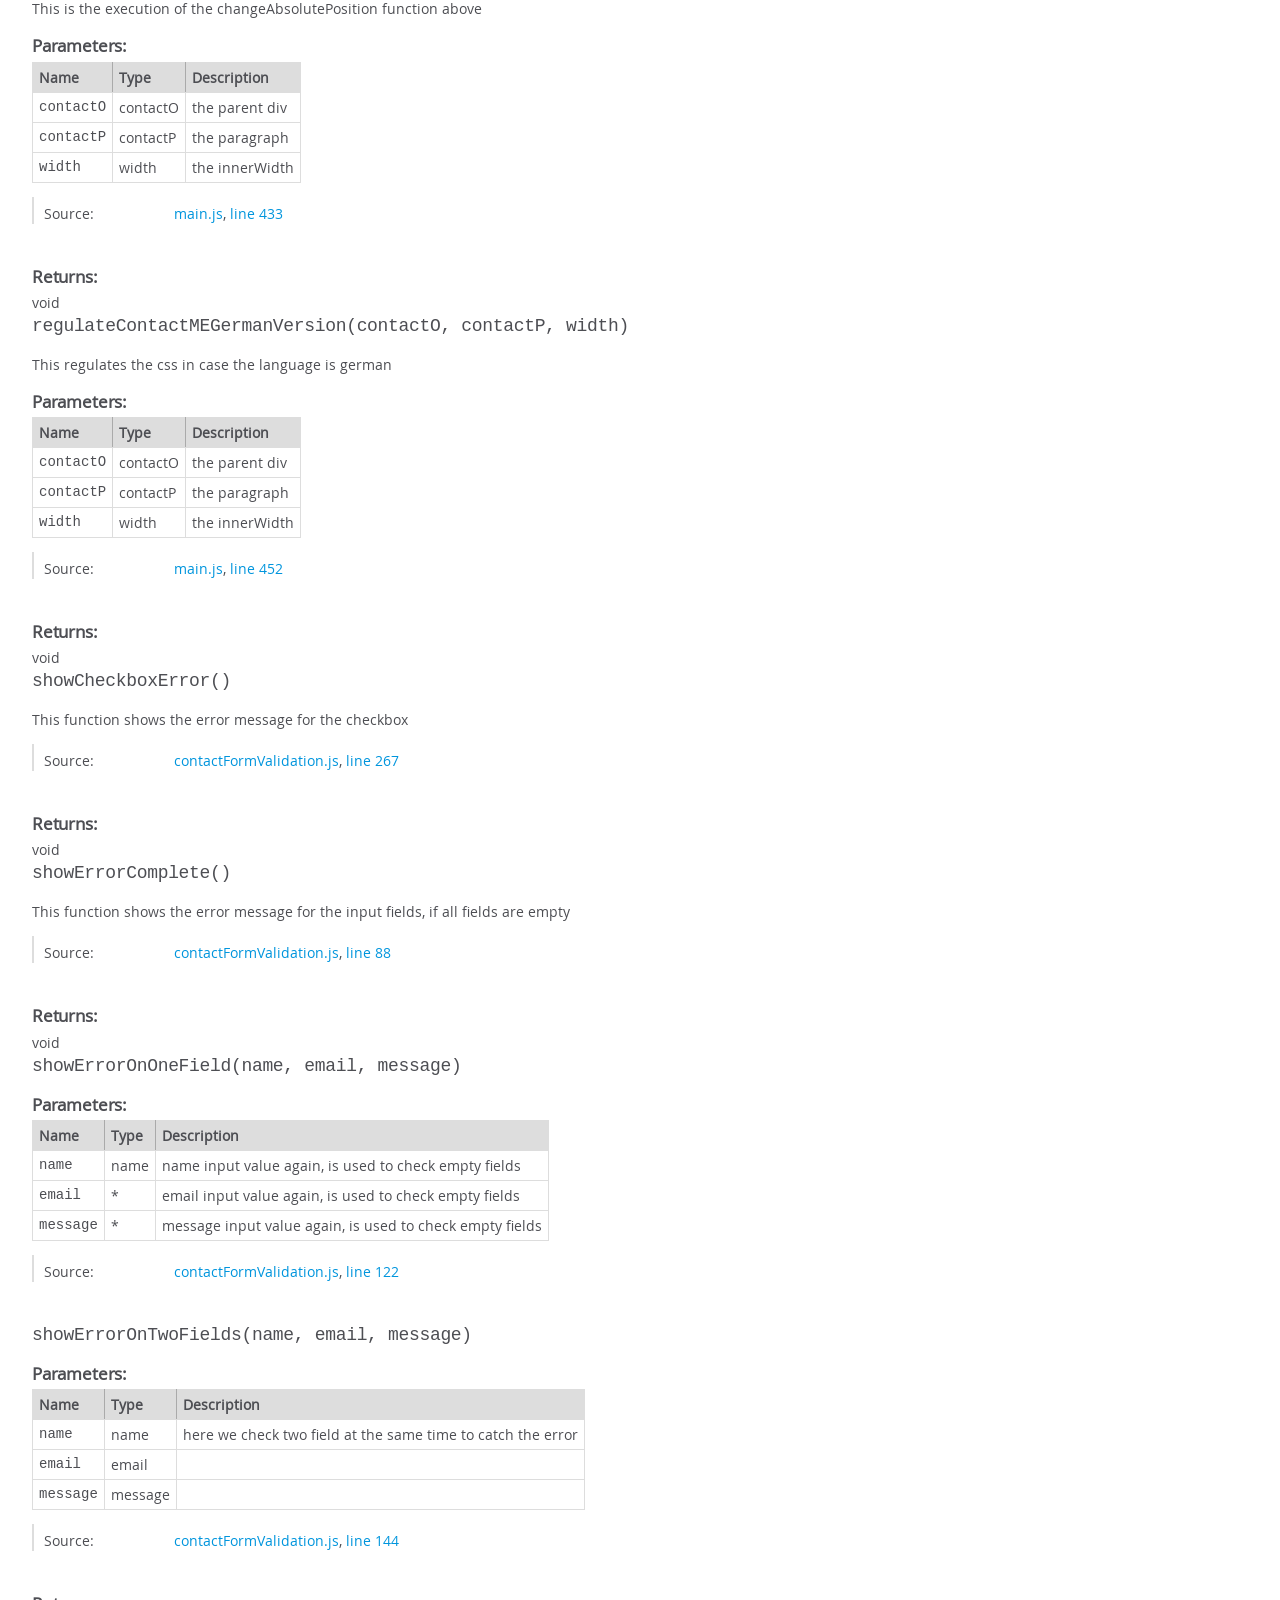
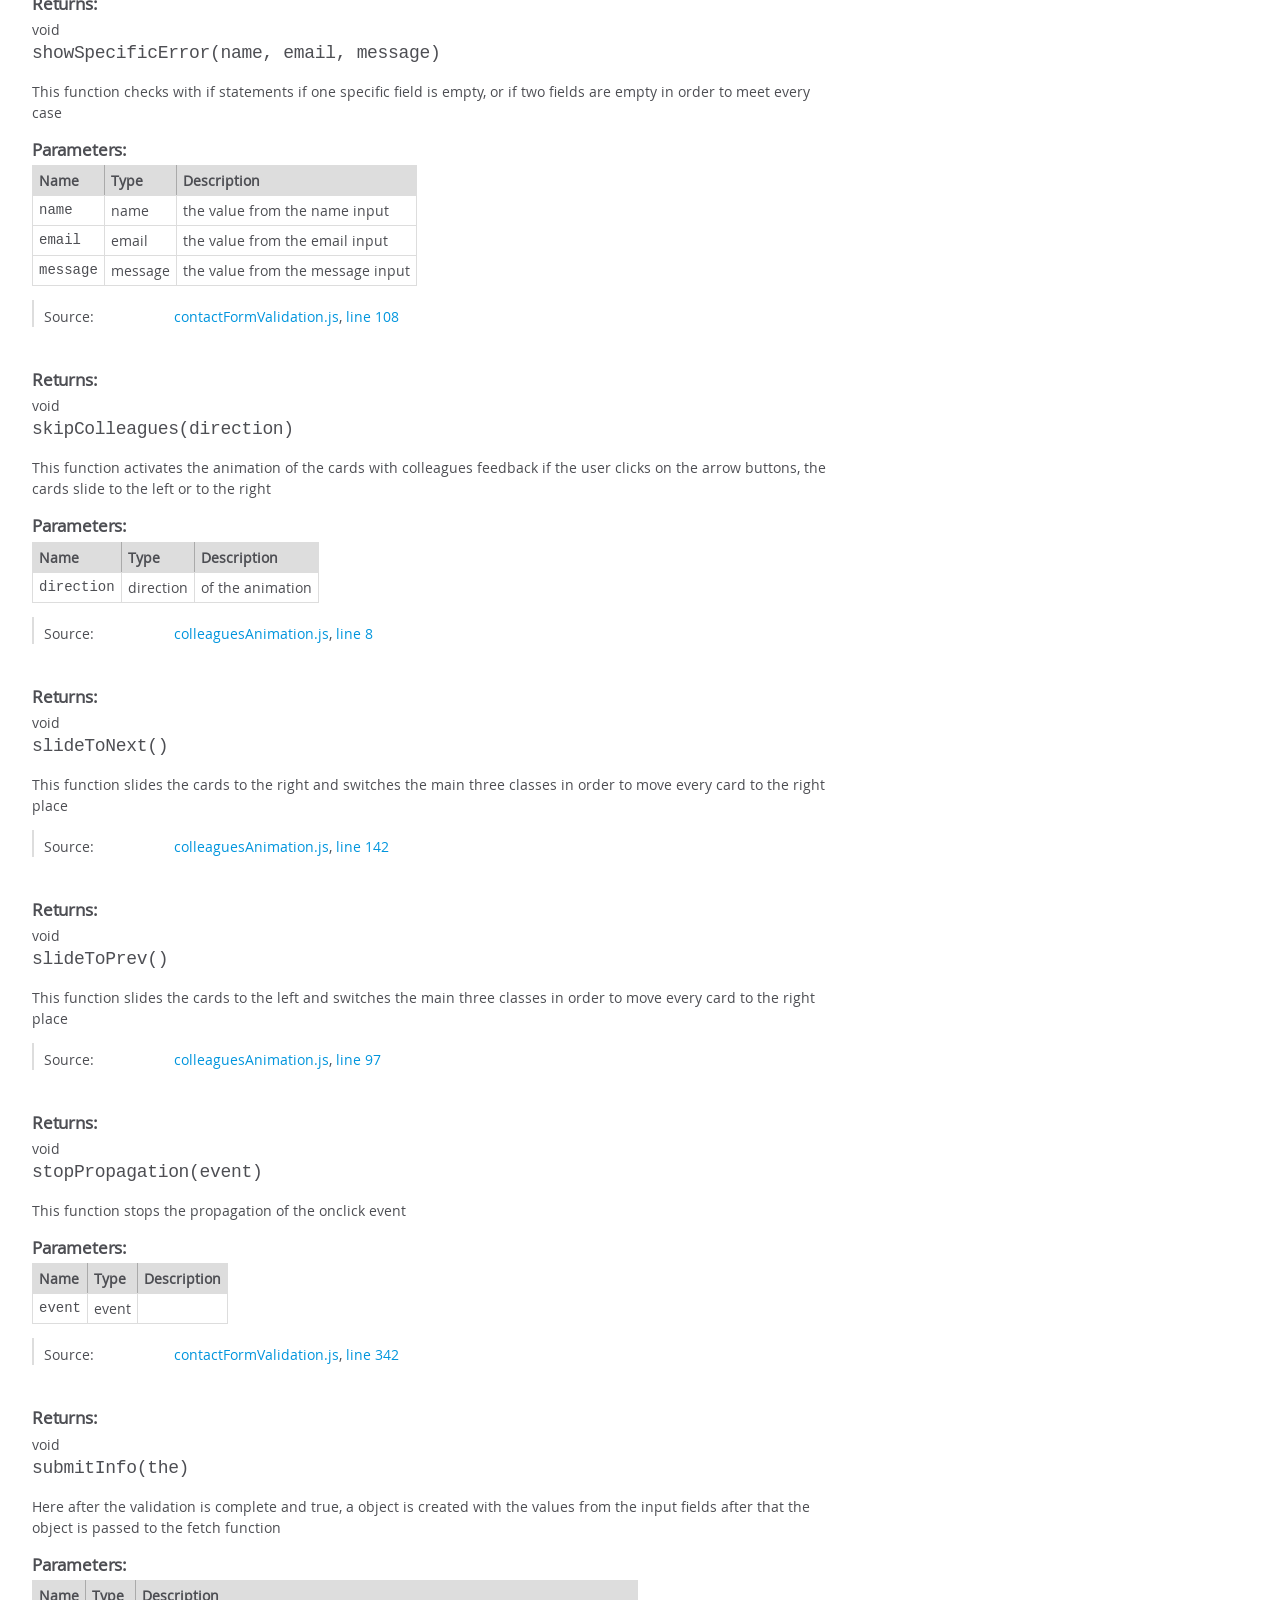
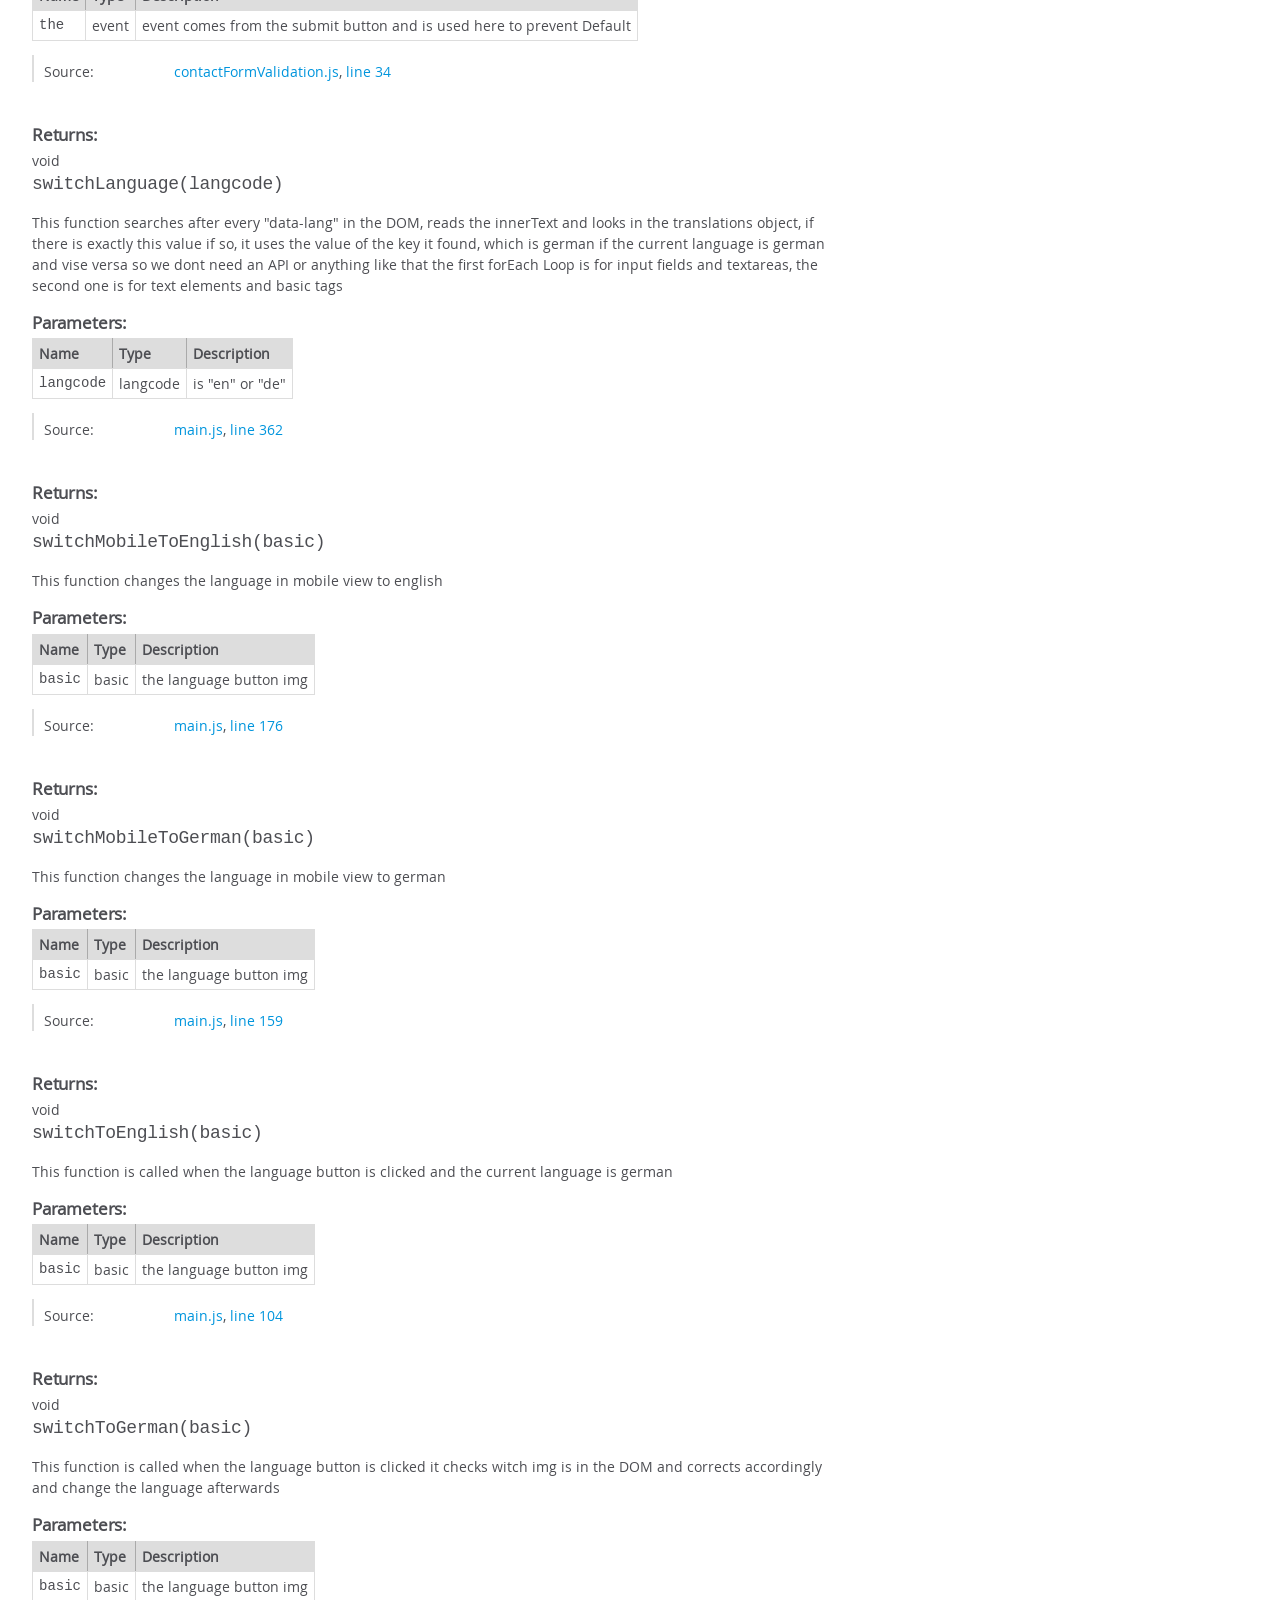
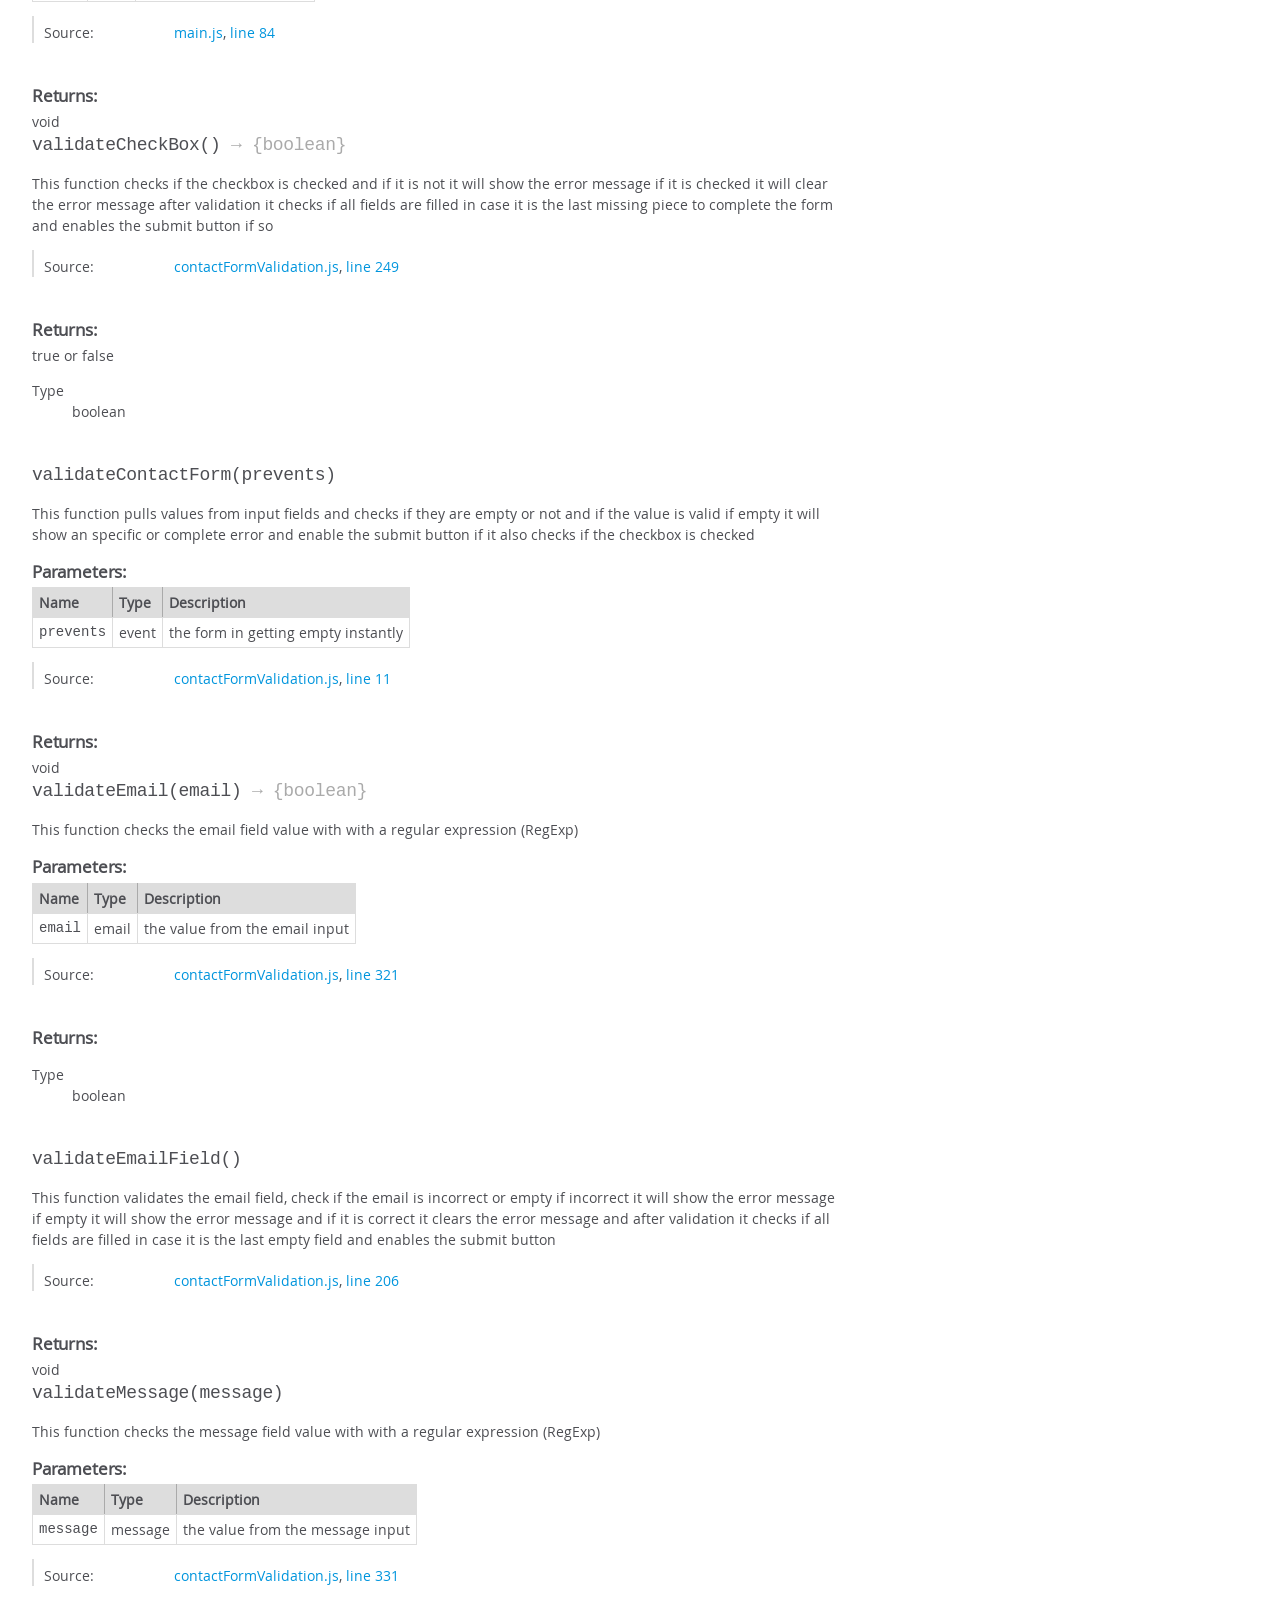
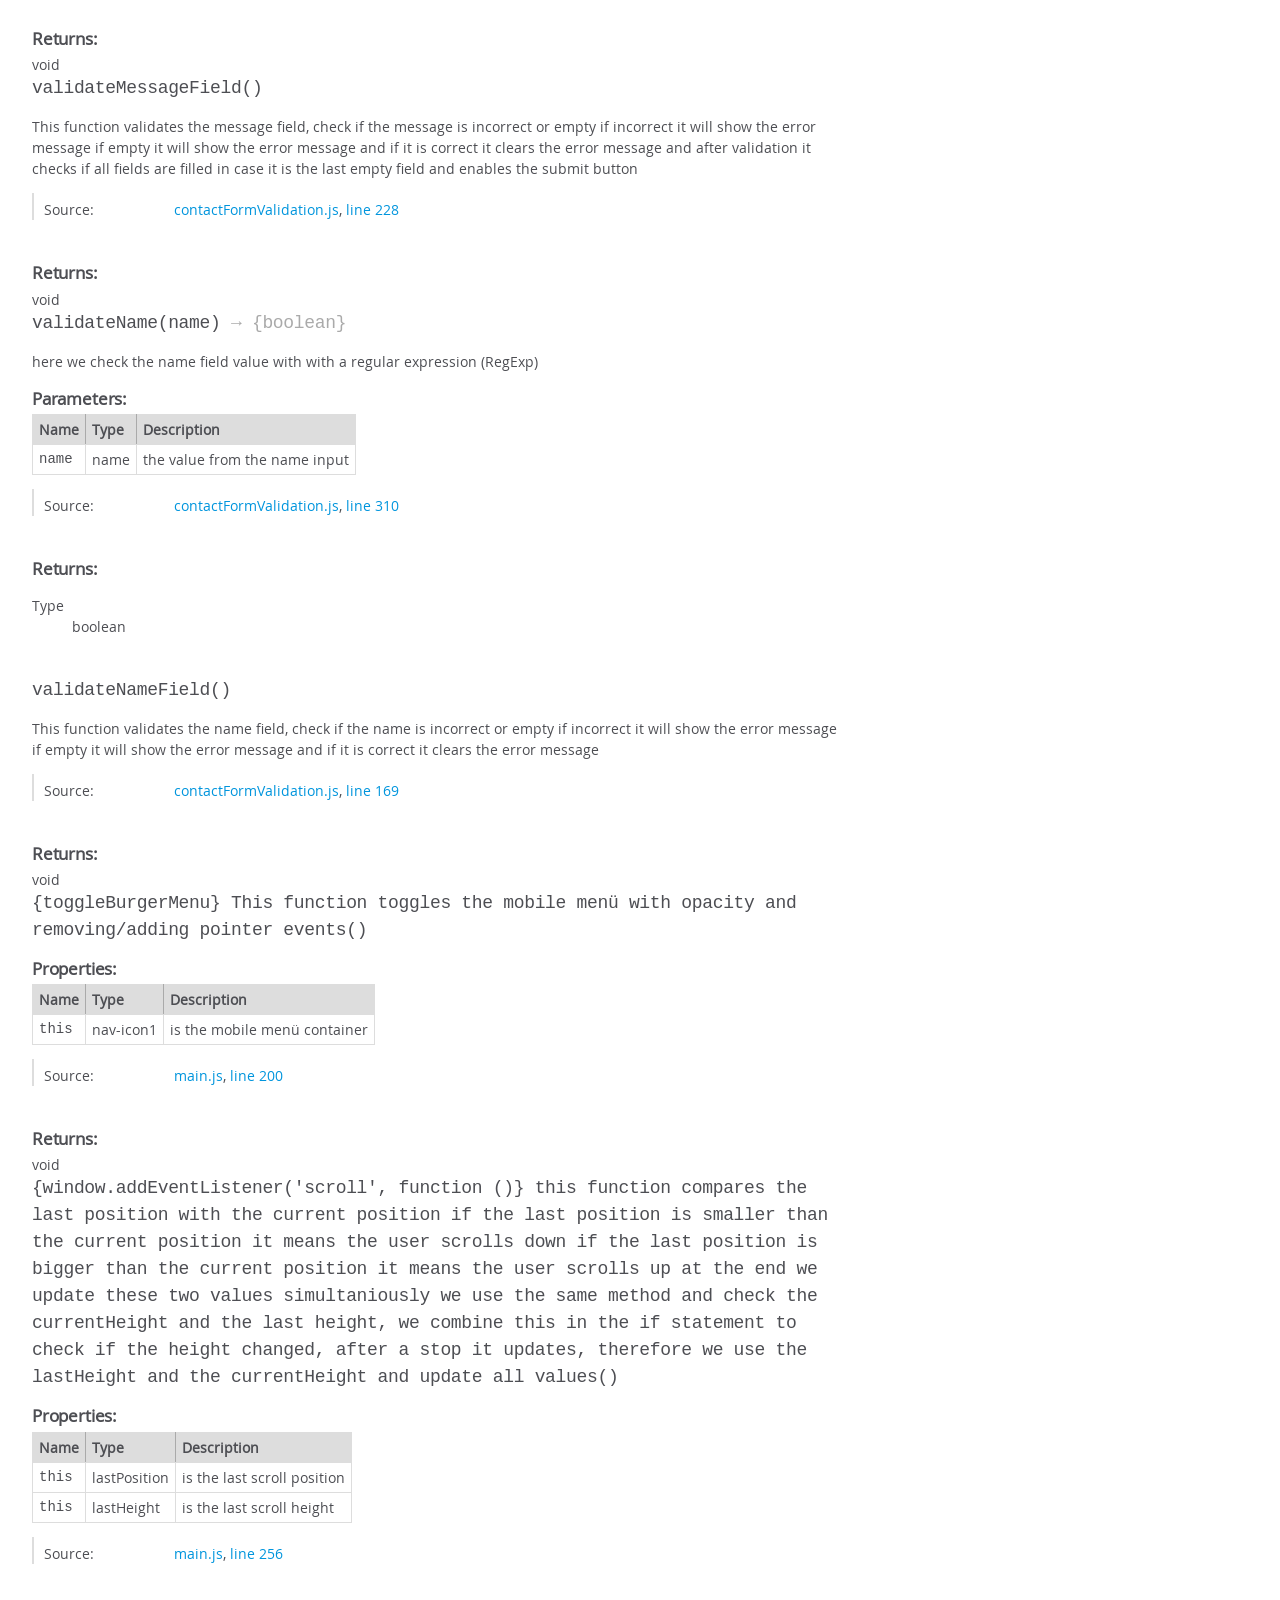
<file: out/global.html>
<!DOCTYPE html>
<html lang="en">
<head>
    <meta charset="utf-8">
    <title>JSDoc: Global</title>

    <script src="scripts/prettify/prettify.js"> </script>
    <script src="scripts/prettify/lang-css.js"> </script>
    <!--[if lt IE 9]>
      <script src="//html5shiv.googlecode.com/svn/trunk/html5.js"></script>
    <![endif]-->
    <link type="text/css" rel="stylesheet" href="styles/prettify-tomorrow.css">
    <link type="text/css" rel="stylesheet" href="styles/jsdoc-default.css">
</head>

<body>

<div id="main">

    <h1 class="page-title">Global</h1>

    




<section>

<header>
    
        <h2></h2>
        
    
</header>

<article>
    <div class="container-overview">
    
        

        


<dl class="details">

    

    

    

    

    

    

    

    

    

    

    

    

    

    

    

    
</dl>


        
    
    </div>

    

    

    

    

    

    

    
        <h3 class="subsection-title">Members</h3>

        
            
<h4 class="name" id="collectIntervalls"><span class="type-signature"></span>collectIntervalls<span class="type-signature"></span></h4>




<div class="description">
    Here we start an intervall with the important functions to regulate CSS according to the languagewich is difficult to achive with plain CSS
</div>







    <h5 class="subsection-title">Properties:</h5>

    

<table class="props">
    <thead>
    <tr>
        
        <th>Name</th>
        

        <th>Type</th>

        

        

        <th class="last">Description</th>
    </tr>
    </thead>

    <tbody>
    

        <tr>
            
                <td class="name"><code>this</code></td>
            

            <td class="type">
            
                
<span class="param-type"><a href="global.html#collectIntervalls">collectIntervalls</a></span>


            
            </td>

            

            

            <td class="description last">is the interval that runs the functions above</td>
        </tr>

    
    </tbody>
</table>




<dl class="details">

    

    

    

    

    

    

    

    

    

    

    

    

    
    <dt class="tag-source">Source:</dt>
    <dd class="tag-source"><ul class="dummy"><li>
        <a href="main.js.html">main.js</a>, <a href="main.js.html#line243">line 243</a>
    </li></ul></dd>
    

    

    

    
</dl>






        
            
<h4 class="name" id="currentLang"><span class="type-signature"></span>currentLang<span class="type-signature"></span></h4>




<div class="description">
    This function is called when the language button is clickedit checks witch img is in the DOM and corrects accordingly
</div>







<dl class="details">

    

    

    

    

    

    

    

    

    

    

    

    

    
    <dt class="tag-source">Source:</dt>
    <dd class="tag-source"><ul class="dummy"><li>
        <a href="main.js.html">main.js</a>, <a href="main.js.html#line67">line 67</a>
    </li></ul></dd>
    

    

    

    
</dl>






        
            
<h4 class="name" id="done"><span class="type-signature"></span>done<span class="type-signature"></span></h4>




<div class="description">
    this function makes the schraffierter background appear once if we hover of the portrait image
</div>







    <h5 class="subsection-title">Properties:</h5>

    

<table class="props">
    <thead>
    <tr>
        
        <th>Name</th>
        

        <th>Type</th>

        

        

        <th class="last">Description</th>
    </tr>
    </thead>

    <tbody>
    

        <tr>
            
                <td class="name"><code>this</code></td>
            

            <td class="type">
            
                
<span class="param-type"><a href="global.html#done">done</a></span>


            
            </td>

            

            

            <td class="description last">is the boolean that checks if the background is already appeared</td>
        </tr>

    
    </tbody>
</table>




<dl class="details">

    

    

    

    

    

    

    

    

    

    

    

    

    
    <dt class="tag-source">Source:</dt>
    <dd class="tag-source"><ul class="dummy"><li>
        <a href="main.js.html">main.js</a>, <a href="main.js.html#line342">line 342</a>
    </li></ul></dd>
    

    

    

    
</dl>






        
            
<h4 class="name" id="intervall2"><span class="type-signature"></span>intervall2<span class="type-signature"></span></h4>










<dl class="details">

    

    

    

    

    

    

    

    

    

    

    

    

    
    <dt class="tag-source">Source:</dt>
    <dd class="tag-source"><ul class="dummy"><li>
        <a href="main.js.html">main.js</a>, <a href="main.js.html#line53">line 53</a>
    </li></ul></dd>
    

    

    

    
</dl>






        
            
<h4 class="name" id="l1"><span class="type-signature"></span>l1<span class="type-signature"></span></h4>




<div class="description">
    here i set the mouse events for the easter eggand let it disappear on mouse leave and appear (display flex) on mouse enterlike a hovereffect
</div>







<dl class="details">

    

    

    

    

    

    

    

    

    

    

    

    

    
    <dt class="tag-source">Source:</dt>
    <dd class="tag-source"><ul class="dummy"><li>
        <a href="main.js.html">main.js</a>, <a href="main.js.html#line523">line 523</a>
    </li></ul></dd>
    

    

    

    
</dl>






        
            
<h4 class="name" id="lan"><span class="type-signature"></span>lan<span class="type-signature"></span></h4>










<dl class="details">

    

    

    

    

    

    

    

    

    

    

    

    

    
    <dt class="tag-source">Source:</dt>
    <dd class="tag-source"><ul class="dummy"><li>
        <a href="main.js.html">main.js</a>, <a href="main.js.html#line29">line 29</a>
    </li></ul></dd>
    

    

    

    
</dl>






        
            
<h4 class="name" id="langMobile"><span class="type-signature"></span>langMobile<span class="type-signature"></span></h4>










<dl class="details">

    

    

    

    

    

    

    

    

    

    

    

    

    
    <dt class="tag-source">Source:</dt>
    <dd class="tag-source"><ul class="dummy"><li>
        <a href="main.js.html">main.js</a>, <a href="main.js.html#line124">line 124</a>
    </li></ul></dd>
    

    

    

    
</dl>






        
    

    
        <h3 class="subsection-title">Methods</h3>

        
            

    

    
    <h4 class="name" id="adjustHeader"><span class="type-signature"></span>adjustHeader<span class="signature">(p)</span><span class="type-signature"></span></h4>
    

    



<div class="description">
    this function makes the header visible while scrolling up and dissappear while scrolling down
</div>









    <h5>Parameters:</h5>
    

<table class="params">
    <thead>
    <tr>
        
        <th>Name</th>
        

        <th>Type</th>

        

        

        <th class="last">Description</th>
    </tr>
    </thead>

    <tbody>
    

        <tr>
            
                <td class="name"><code>p</code></td>
            

            <td class="type">
            
                
<span class="param-type">p</span>


            
            </td>

            

            

            <td class="description last">is scroll direction</td>
        </tr>

    
    </tbody>
</table>






<dl class="details">

    

    

    

    

    

    

    

    

    

    

    

    

    
    <dt class="tag-source">Source:</dt>
    <dd class="tag-source"><ul class="dummy"><li>
        <a href="main.js.html">main.js</a>, <a href="main.js.html#line292">line 292</a>
    </li></ul></dd>
    

    

    

    
</dl>















<h5>Returns:</h5>

        
<div class="param-desc">
    void
</div>



    





        
            

    

    
    <h4 class="name" id="changeAbsolutePosition"><span class="type-signature"></span>changeAbsolutePosition<span class="signature">()</span><span class="type-signature"></span></h4>
    

    



<div class="description">
    this function checks the language in the hero section and changes the css accordinglygerman words need often more space than english ones
</div>













<dl class="details">

    

    

    

    

    

    

    

    

    

    

    

    

    
    <dt class="tag-source">Source:</dt>
    <dd class="tag-source"><ul class="dummy"><li>
        <a href="main.js.html">main.js</a>, <a href="main.js.html#line418">line 418</a>
    </li></ul></dd>
    

    

    

    
</dl>















<h5>Returns:</h5>

        
<div class="param-desc">
    void
</div>



    





        
            

    

    
    <h4 class="name" id="changeDotToLeft"><span class="type-signature"></span>changeDotToLeft<span class="signature">()</span><span class="type-signature"></span></h4>
    

    



<div class="description">
    This function puts the türkis colored dot to the left if the user clicks on the left arrowin order to show the user which card is active
</div>













<dl class="details">

    

    

    

    

    

    

    

    

    

    

    

    

    
    <dt class="tag-source">Source:</dt>
    <dd class="tag-source"><ul class="dummy"><li>
        <a href="colleaguesAnimation.js.html">colleaguesAnimation.js</a>, <a href="colleaguesAnimation.js.html#line62">line 62</a>
    </li></ul></dd>
    

    

    

    
</dl>















<h5>Returns:</h5>

        
<div class="param-desc">
    void
</div>



    





        
            

    

    
    <h4 class="name" id="changeDotToRight"><span class="type-signature"></span>changeDotToRight<span class="signature">()</span><span class="type-signature"></span></h4>
    

    



<div class="description">
    This function puts the türkis colored dot to the right if the user clicks on the right arrowin order to show the user which card is active
</div>













<dl class="details">

    

    

    

    

    

    

    

    

    

    

    

    

    
    <dt class="tag-source">Source:</dt>
    <dd class="tag-source"><ul class="dummy"><li>
        <a href="colleaguesAnimation.js.html">colleaguesAnimation.js</a>, <a href="colleaguesAnimation.js.html#line26">line 26</a>
    </li></ul></dd>
    

    

    

    
</dl>















<h5>Returns:</h5>

        
<div class="param-desc">
    void
</div>



    





        
            

    

    
    <h4 class="name" id="changeLanguageMobile"><span class="type-signature"></span>changeLanguageMobile<span class="signature">()</span><span class="type-signature"></span></h4>
    

    



<div class="description">
    This function changes the language in mobile view
</div>













<dl class="details">

    

    

    

    

    

    

    

    

    

    

    

    

    
    <dt class="tag-source">Source:</dt>
    <dd class="tag-source"><ul class="dummy"><li>
        <a href="main.js.html">main.js</a>, <a href="main.js.html#line144">line 144</a>
    </li></ul></dd>
    

    

    

    
</dl>















<h5>Returns:</h5>

        
<div class="param-desc">
    void
</div>



    





        
            

    

    
    <h4 class="name" id="changeProjectFontSize"><span class="type-signature"></span>changeProjectFontSize<span class="signature">()</span><span class="type-signature"></span></h4>
    

    



<div class="description">
    this function checks the language in the project section and changes the cssafter a breakpoint in order to make it keep looking good
</div>













<dl class="details">

    

    

    

    

    

    

    

    

    

    

    

    

    
    <dt class="tag-source">Source:</dt>
    <dd class="tag-source"><ul class="dummy"><li>
        <a href="main.js.html">main.js</a>, <a href="main.js.html#line470">line 470</a>
    </li></ul></dd>
    

    

    

    
</dl>















<h5>Returns:</h5>

        
<div class="param-desc">
    void
</div>



    





        
            

    

    
    <h4 class="name" id="changeWidthOnLetsTalk"><span class="type-signature"></span>changeWidthOnLetsTalk<span class="signature">()</span><span class="type-signature"></span></h4>
    

    



<div class="description">
    this function checks the language in a button and changes the width accordinglyin order to keep the paragraph within the button
</div>













<dl class="details">

    

    

    

    

    

    

    

    

    

    

    

    

    
    <dt class="tag-source">Source:</dt>
    <dd class="tag-source"><ul class="dummy"><li>
        <a href="main.js.html">main.js</a>, <a href="main.js.html#line483">line 483</a>
    </li></ul></dd>
    

    

    

    
</dl>















<h5>Returns:</h5>

        
<div class="param-desc">
    void
</div>



    





        
            

    

    
    <h4 class="name" id="checkAllFieldAfterValidation"><span class="type-signature"></span>checkAllFieldAfterValidation<span class="signature">()</span><span class="type-signature"> &rarr; {boolean}</span></h4>
    

    



<div class="description">
    This function checks if all fields are filled and if they are it will enable the submit button
</div>













<dl class="details">

    

    

    

    

    

    

    

    

    

    

    

    

    
    <dt class="tag-source">Source:</dt>
    <dd class="tag-source"><ul class="dummy"><li>
        <a href="contactFormValidation.js.html">contactFormValidation.js</a>, <a href="contactFormValidation.js.html#line188">line 188</a>
    </li></ul></dd>
    

    

    

    
</dl>















<h5>Returns:</h5>

        
<div class="param-desc">
    true or false
</div>



<dl>
    <dt>
        Type
    </dt>
    <dd>
        
<span class="param-type">boolean</span>


    </dd>
</dl>

    





        
            

    

    
    <h4 class="name" id="checkAllFields"><span class="type-signature"></span>checkAllFields<span class="signature">()</span><span class="type-signature"> &rarr; {boolean}</span></h4>
    

    



<div class="description">
    This function checks if all fields are filled in after every validationin case it is the last missing piece to complete the form and enables the submit button if so
</div>













<dl class="details">

    

    

    

    

    

    

    

    

    

    

    

    

    
    <dt class="tag-source">Source:</dt>
    <dd class="tag-source"><ul class="dummy"><li>
        <a href="contactFormValidation.js.html">contactFormValidation.js</a>, <a href="contactFormValidation.js.html#line291">line 291</a>
    </li></ul></dd>
    

    

    

    
</dl>















<h5>Returns:</h5>

        
<div class="param-desc">
    true or false
</div>



<dl>
    <dt>
        Type
    </dt>
    <dd>
        
<span class="param-type">boolean</span>


    </dd>
</dl>

    





        
            

    

    
    <h4 class="name" id="checkContacSection"><span class="type-signature"></span>checkContacSection<span class="signature">()</span><span class="type-signature"></span></h4>
    

    



<div class="description">
    this function checks the language in the contact section in a specific div and changes the css accordinglysimultaneoulsy we check the innerWidth of the screen and replace a media query
</div>













<dl class="details">

    

    

    

    

    

    

    

    

    

    

    

    

    
    <dt class="tag-source">Source:</dt>
    <dd class="tag-source"><ul class="dummy"><li>
        <a href="main.js.html">main.js</a>, <a href="main.js.html#line385">line 385</a>
    </li></ul></dd>
    

    

    

    
</dl>















<h5>Returns:</h5>

        
<div class="param-desc">
    void
</div>



    





        
            

    

    
    <h4 class="name" id="checkContactFormAria"><span class="type-signature"></span>checkContactFormAria<span class="signature">()</span><span class="type-signature"></span></h4>
    

    



<div class="description">
    this function checks the language in the contact form and changes the css accordinglysimultaneoulsy we check the innerWidth of the screen and replace a media query
</div>













<dl class="details">

    

    

    

    

    

    

    

    

    

    

    

    

    
    <dt class="tag-source">Source:</dt>
    <dd class="tag-source"><ul class="dummy"><li>
        <a href="main.js.html">main.js</a>, <a href="main.js.html#line401">line 401</a>
    </li></ul></dd>
    

    

    

    
</dl>















<h5>Returns:</h5>

        
<div class="param-desc">
    void
</div>



    





        
            

    

    
    <h4 class="name" id="checkLanguage"><span class="type-signature"></span>checkLanguage<span class="signature">()</span><span class="type-signature"></span></h4>
    

    



<div class="description">
    This function checks in which language the user is and changes the language accordinglywe set a variable with the name lang : en  in the localStorage and check this variable everytime
</div>













<dl class="details">

    

    

    

    

    

    

    

    

    

    

    

    

    
    <dt class="tag-source">Source:</dt>
    <dd class="tag-source"><ul class="dummy"><li>
        <a href="main.js.html">main.js</a>, <a href="main.js.html#line193">line 193</a>
    </li></ul></dd>
    

    

    

    
</dl>















<h5>Returns:</h5>

        
<div class="param-desc">
    void
</div>



    





        
            

    

    
    <h4 class="name" id="checkLegalNotice"><span class="type-signature"></span>checkLegalNotice<span class="signature">()</span><span class="type-signature"></span></h4>
    

    



<div class="description">
    this function checks the innerHTML of an a-tag in the footer,if the innerHTML is not "Legal Notice" it changes the style accordinglyand it runs every 100ms
</div>













<dl class="details">

    

    

    

    

    

    

    

    

    

    

    

    

    
    <dt class="tag-source">Source:</dt>
    <dd class="tag-source"><ul class="dummy"><li>
        <a href="main.js.html">main.js</a>, <a href="main.js.html#line227">line 227</a>
    </li></ul></dd>
    

    

    

    
</dl>















<h5>Returns:</h5>

        
<div class="param-desc">
    void
</div>



    





        
            

    

    
    <h4 class="name" id="clearCheckboxError"><span class="type-signature"></span>clearCheckboxError<span class="signature">()</span><span class="type-signature"></span></h4>
    

    



<div class="description">
    This function clears the error message for the checkbox
</div>













<dl class="details">

    

    

    

    

    

    

    

    

    

    

    

    

    
    <dt class="tag-source">Source:</dt>
    <dd class="tag-source"><ul class="dummy"><li>
        <a href="contactFormValidation.js.html">contactFormValidation.js</a>, <a href="contactFormValidation.js.html#line278">line 278</a>
    </li></ul></dd>
    

    

    

    
</dl>















<h5>Returns:</h5>

        
<div class="param-desc">
    void
</div>



    





        
            

    

    
    <h4 class="name" id="dotToLeftAndStartRightIfFirst"><span class="type-signature"></span>dotToLeftAndStartRightIfFirst<span class="signature">(prev)</span><span class="type-signature"></span></h4>
    

    



<div class="description">
    This function puts the türkis colored dot to the left if the user clicks on the left arrowand is a extension of the changeDotToLeft function
</div>









    <h5>Parameters:</h5>
    

<table class="params">
    <thead>
    <tr>
        
        <th>Name</th>
        

        <th>Type</th>

        

        

        <th class="last">Description</th>
    </tr>
    </thead>

    <tbody>
    

        <tr>
            
                <td class="name"><code>prev</code></td>
            

            <td class="type">
            
                
<span class="param-type">prev</span>


            
            </td>

            

            

            <td class="description last">the previous sibling element of the dot</td>
        </tr>

    
    </tbody>
</table>






<dl class="details">

    

    

    

    

    

    

    

    

    

    

    

    

    
    <dt class="tag-source">Source:</dt>
    <dd class="tag-source"><ul class="dummy"><li>
        <a href="colleaguesAnimation.js.html">colleaguesAnimation.js</a>, <a href="colleaguesAnimation.js.html#line78">line 78</a>
    </li></ul></dd>
    

    

    

    
</dl>




















        
            

    

    
    <h4 class="name" id="dotToRightAndStartLeftIfLast"><span class="type-signature"></span>dotToRightAndStartLeftIfLast<span class="signature">(next)</span><span class="type-signature"></span></h4>
    

    



<div class="description">
    This function puts the türkis colored dot to the left if the user clicks on the left arrowand is a extension of the changeDotToRight function
</div>









    <h5>Parameters:</h5>
    

<table class="params">
    <thead>
    <tr>
        
        <th>Name</th>
        

        <th>Type</th>

        

        

        <th class="last">Description</th>
    </tr>
    </thead>

    <tbody>
    

        <tr>
            
                <td class="name"><code>next</code></td>
            

            <td class="type">
            
                
<span class="param-type">next</span>


            
            </td>

            

            

            <td class="description last">sibling element of the dot</td>
        </tr>

    
    </tbody>
</table>






<dl class="details">

    

    

    

    

    

    

    

    

    

    

    

    

    
    <dt class="tag-source">Source:</dt>
    <dd class="tag-source"><ul class="dummy"><li>
        <a href="colleaguesAnimation.js.html">colleaguesAnimation.js</a>, <a href="colleaguesAnimation.js.html#line43">line 43</a>
    </li></ul></dd>
    

    

    

    
</dl>




















        
            

    

    
    <h4 class="name" id="emptyFields"><span class="type-signature"></span>emptyFields<span class="signature">()</span><span class="type-signature"></span></h4>
    

    



<div class="description">
    This function clears the input fields
</div>













<dl class="details">

    

    

    

    

    

    

    

    

    

    

    

    

    
    <dt class="tag-source">Source:</dt>
    <dd class="tag-source"><ul class="dummy"><li>
        <a href="contactFormValidation.js.html">contactFormValidation.js</a>, <a href="contactFormValidation.js.html#line77">line 77</a>
    </li></ul></dd>
    

    

    

    
</dl>















<h5>Returns:</h5>

        
<div class="param-desc">
    void
</div>



    





        
            

    

    
    <h4 class="name" id="hideFrame"><span class="type-signature"></span>hideFrame<span class="signature">(event)</span><span class="type-signature"></span></h4>
    

    



<div class="description">
    This function hides the frame if the user leaves the div with his mouse
</div>









    <h5>Parameters:</h5>
    

<table class="params">
    <thead>
    <tr>
        
        <th>Name</th>
        

        <th>Type</th>

        

        

        <th class="last">Description</th>
    </tr>
    </thead>

    <tbody>
    

        <tr>
            
                <td class="name"><code>event</code></td>
            

            <td class="type">
            
                
<span class="param-type">event</span>


            
            </td>

            

            

            <td class="description last">mouse event</td>
        </tr>

    
    </tbody>
</table>






<dl class="details">

    

    

    

    

    

    

    

    

    

    

    

    

    
    <dt class="tag-source">Source:</dt>
    <dd class="tag-source"><ul class="dummy"><li>
        <a href="main.js.html">main.js</a>, <a href="main.js.html#line540">line 540</a>
    </li></ul></dd>
    

    

    

    
</dl>




















        
            

    

    
    <h4 class="name" id="init"><span class="type-signature"></span>init<span class="signature">()</span><span class="type-signature"></span></h4>
    

    



<div class="description">
    This function is called when the index.html page is loadedIt starts the intervals, sets lang to en in the localStorage and checks the language after that
</div>













<dl class="details">

    

    

    

    

    

    

    

    

    

    

    

    

    
    <dt class="tag-source">Source:</dt>
    <dd class="tag-source"><ul class="dummy"><li>
        <a href="main.js.html">main.js</a>, <a href="main.js.html#line7">line 7</a>
    </li></ul></dd>
    

    

    

    
</dl>















<h5>Returns:</h5>

        
<div class="param-desc">
    void
</div>



    





        
            

    

    
    <h4 class="name" id="initPrivacy"><span class="type-signature"></span>initPrivacy<span class="signature">()</span><span class="type-signature"></span></h4>
    

    



<div class="description">
    This function is called when the privacy-policy.html page is loadedit checks the language and starts the intervals
</div>













<dl class="details">

    

    

    

    

    

    

    

    

    

    

    

    

    
    <dt class="tag-source">Source:</dt>
    <dd class="tag-source"><ul class="dummy"><li>
        <a href="main.js.html">main.js</a>, <a href="main.js.html#line20">line 20</a>
    </li></ul></dd>
    

    

    

    
</dl>















<h5>Returns:</h5>

        
<div class="param-desc">
    void
</div>



    





        
            

    

    
    <h4 class="name" id="letSlideOutAndLetCopieSlideFromLeft"><span class="type-signature"></span>letSlideOutAndLetCopieSlideFromLeft<span class="signature">(right)</span><span class="type-signature"></span></h4>
    

    



<div class="description">
    This function slides the right card out, clones it and let the clone slide in from the leftin order to make a smooth transition
</div>









    <h5>Parameters:</h5>
    

<table class="params">
    <thead>
    <tr>
        
        <th>Name</th>
        

        <th>Type</th>

        

        

        <th class="last">Description</th>
    </tr>
    </thead>

    <tbody>
    

        <tr>
            
                <td class="name"><code>right</code></td>
            

            <td class="type">
            
                
<span class="param-type">right</span>


            
            </td>

            

            

            <td class="description last"></td>
        </tr>

    
    </tbody>
</table>






<dl class="details">

    

    

    

    

    

    

    

    

    

    

    

    

    
    <dt class="tag-source">Source:</dt>
    <dd class="tag-source"><ul class="dummy"><li>
        <a href="colleaguesAnimation.js.html">colleaguesAnimation.js</a>, <a href="colleaguesAnimation.js.html#line166">line 166</a>
    </li></ul></dd>
    

    

    

    
</dl>















<h5>Returns:</h5>

        
<div class="param-desc">
    void
</div>



    





        
            

    

    
    <h4 class="name" id="letSlideOutAndLetCopieSlideFromRight"><span class="type-signature"></span>letSlideOutAndLetCopieSlideFromRight<span class="signature">(left)</span><span class="type-signature"></span></h4>
    

    



<div class="description">
    This function slides the left card out, clones it and let the clone slide in from the rightin order to make a smooth transition
</div>









    <h5>Parameters:</h5>
    

<table class="params">
    <thead>
    <tr>
        
        <th>Name</th>
        

        <th>Type</th>

        

        

        <th class="last">Description</th>
    </tr>
    </thead>

    <tbody>
    

        <tr>
            
                <td class="name"><code>left</code></td>
            

            <td class="type">
            
                
<span class="param-type">left</span>


            
            </td>

            

            

            <td class="description last">the previous sibling element of the active class (prev)</td>
        </tr>

    
    </tbody>
</table>






<dl class="details">

    

    

    

    

    

    

    

    

    

    

    

    

    
    <dt class="tag-source">Source:</dt>
    <dd class="tag-source"><ul class="dummy"><li>
        <a href="colleaguesAnimation.js.html">colleaguesAnimation.js</a>, <a href="colleaguesAnimation.js.html#line121">line 121</a>
    </li></ul></dd>
    

    

    

    
</dl>















<h5>Returns:</h5>

        
<div class="param-desc">
    void
</div>



    





        
            

    

    
    <h4 class="name" id="makeHeaderDissappear"><span class="type-signature"></span>makeHeaderDissappear<span class="signature">()</span><span class="type-signature"></span></h4>
    

    



<div class="description">
    this function makes the header dissappear if we scroll down
</div>













<dl class="details">

    

    

    

    

    

    

    

    

    

    

    

    

    
    <dt class="tag-source">Source:</dt>
    <dd class="tag-source"><ul class="dummy"><li>
        <a href="main.js.html">main.js</a>, <a href="main.js.html#line330">line 330</a>
    </li></ul></dd>
    

    

    

    
</dl>















<h5>Returns:</h5>

        
<div class="param-desc">
    void
</div>



    





        
            

    

    
    <h4 class="name" id="makeHeaderSticky"><span class="type-signature"></span>makeHeaderSticky<span class="signature">()</span><span class="type-signature"></span></h4>
    

    



<div class="description">
    this function makes the header sticky if we scroll up
</div>













<dl class="details">

    

    

    

    

    

    

    

    

    

    

    

    

    
    <dt class="tag-source">Source:</dt>
    <dd class="tag-source"><ul class="dummy"><li>
        <a href="main.js.html">main.js</a>, <a href="main.js.html#line320">line 320</a>
    </li></ul></dd>
    

    

    

    
</dl>















<h5>Returns:</h5>

        
<div class="param-desc">
    void
</div>



    





        
            

    

    
    <h4 class="name" id="manipulateBackground"><span class="type-signature"></span>manipulateBackground<span class="signature">(currentPosition, startPoint)</span><span class="type-signature"></span></h4>
    

    



<div class="description">
    in this function we check if the current scroll position is bigger than the startPoint,if so we keep the opacity of the header to 0.7 and blackif not we keep the opacity of the header to 0
</div>









    <h5>Parameters:</h5>
    

<table class="params">
    <thead>
    <tr>
        
        <th>Name</th>
        

        <th>Type</th>

        

        

        <th class="last">Description</th>
    </tr>
    </thead>

    <tbody>
    

        <tr>
            
                <td class="name"><code>currentPosition</code></td>
            

            <td class="type">
            
                
<span class="param-type">currentPosition</span>


            
            </td>

            

            

            <td class="description last">the current scroll position</td>
        </tr>

    

        <tr>
            
                <td class="name"><code>startPoint</code></td>
            

            <td class="type">
            
                
<span class="param-type">startPoint</span>


            
            </td>

            

            

            <td class="description last">this is the point where the opacity of the header changes to 0</td>
        </tr>

    
    </tbody>
</table>






<dl class="details">

    

    

    

    

    

    

    

    

    

    

    

    

    
    <dt class="tag-source">Source:</dt>
    <dd class="tag-source"><ul class="dummy"><li>
        <a href="main.js.html">main.js</a>, <a href="main.js.html#line308">line 308</a>
    </li></ul></dd>
    

    

    

    
</dl>















<h5>Returns:</h5>

        
<div class="param-desc">
    void
</div>



    





        
            

    

    
    <h4 class="name" id="package1"><span class="type-signature"></span>package1<span class="signature">()</span><span class="type-signature"></span></h4>
    

    



<div class="description">
    This function is called when the language button is clickedit changes the language in desktop and mobile view
</div>













<dl class="details">

    

    

    

    

    

    

    

    

    

    

    

    

    
    <dt class="tag-source">Source:</dt>
    <dd class="tag-source"><ul class="dummy"><li>
        <a href="main.js.html">main.js</a>, <a href="main.js.html#line41">line 41</a>
    </li></ul></dd>
    

    

    

    
</dl>















<h5>Returns:</h5>

        
<div class="param-desc">
    void
</div>



    





        
            

    

    
    <h4 class="name" id="packageMobile"><span class="type-signature"></span>packageMobile<span class="signature">()</span><span class="type-signature"></span></h4>
    

    



<div class="description">
    This function is called when the language button is clickedit changes the language in desktop and mobile view
</div>













<dl class="details">

    

    

    

    

    

    

    

    

    

    

    

    

    
    <dt class="tag-source">Source:</dt>
    <dd class="tag-source"><ul class="dummy"><li>
        <a href="main.js.html">main.js</a>, <a href="main.js.html#line135">line 135</a>
    </li></ul></dd>
    

    

    

    
</dl>















<h5>Returns:</h5>

        
<div class="param-desc">
    void
</div>



    





        
            

    

    
    <h4 class="name" id="postAndShowSuccessMessage"><span class="type-signature"></span>postAndShowSuccessMessage<span class="signature">()</span><span class="type-signature"></span></h4>
    

    



<div class="description">
    This function is used to send the data to formspree.io, uses the method POSTafter it is posted the function clears the fields and shows a success message, removes the message after 3 seconds and catches any errors
</div>













<dl class="details">

    

    

    

    

    

    

    

    

    

    

    

    

    
    <dt class="tag-source">Source:</dt>
    <dd class="tag-source"><ul class="dummy"><li>
        <a href="contactFormValidation.js.html">contactFormValidation.js</a>, <a href="contactFormValidation.js.html#line55">line 55</a>
    </li></ul></dd>
    

    

    

    
</dl>















<h5>Returns:</h5>

        
<div class="param-desc">
    void
</div>



    





        
            

    

    
    <h4 class="name" id="regulateConctactME"><span class="type-signature"></span>regulateConctactME<span class="signature">(contactO, contactP, width)</span><span class="type-signature"></span></h4>
    

    



<div class="description">
    This is the execution of the changeAbsolutePosition function above
</div>









    <h5>Parameters:</h5>
    

<table class="params">
    <thead>
    <tr>
        
        <th>Name</th>
        

        <th>Type</th>

        

        

        <th class="last">Description</th>
    </tr>
    </thead>

    <tbody>
    

        <tr>
            
                <td class="name"><code>contactO</code></td>
            

            <td class="type">
            
                
<span class="param-type">contactO</span>


            
            </td>

            

            

            <td class="description last">the parent div</td>
        </tr>

    

        <tr>
            
                <td class="name"><code>contactP</code></td>
            

            <td class="type">
            
                
<span class="param-type">contactP</span>


            
            </td>

            

            

            <td class="description last">the paragraph</td>
        </tr>

    

        <tr>
            
                <td class="name"><code>width</code></td>
            

            <td class="type">
            
                
<span class="param-type">width</span>


            
            </td>

            

            

            <td class="description last">the innerWidth</td>
        </tr>

    
    </tbody>
</table>






<dl class="details">

    

    

    

    

    

    

    

    

    

    

    

    

    
    <dt class="tag-source">Source:</dt>
    <dd class="tag-source"><ul class="dummy"><li>
        <a href="main.js.html">main.js</a>, <a href="main.js.html#line433">line 433</a>
    </li></ul></dd>
    

    

    

    
</dl>















<h5>Returns:</h5>

        
<div class="param-desc">
    void
</div>



    





        
            

    

    
    <h4 class="name" id="regulateContactMEGermanVersion"><span class="type-signature"></span>regulateContactMEGermanVersion<span class="signature">(contactO, contactP, width)</span><span class="type-signature"></span></h4>
    

    



<div class="description">
    This regulates the css in case the language is german
</div>









    <h5>Parameters:</h5>
    

<table class="params">
    <thead>
    <tr>
        
        <th>Name</th>
        

        <th>Type</th>

        

        

        <th class="last">Description</th>
    </tr>
    </thead>

    <tbody>
    

        <tr>
            
                <td class="name"><code>contactO</code></td>
            

            <td class="type">
            
                
<span class="param-type">contactO</span>


            
            </td>

            

            

            <td class="description last">the parent div</td>
        </tr>

    

        <tr>
            
                <td class="name"><code>contactP</code></td>
            

            <td class="type">
            
                
<span class="param-type">contactP</span>


            
            </td>

            

            

            <td class="description last">the paragraph</td>
        </tr>

    

        <tr>
            
                <td class="name"><code>width</code></td>
            

            <td class="type">
            
                
<span class="param-type">width</span>


            
            </td>

            

            

            <td class="description last">the innerWidth</td>
        </tr>

    
    </tbody>
</table>






<dl class="details">

    

    

    

    

    

    

    

    

    

    

    

    

    
    <dt class="tag-source">Source:</dt>
    <dd class="tag-source"><ul class="dummy"><li>
        <a href="main.js.html">main.js</a>, <a href="main.js.html#line452">line 452</a>
    </li></ul></dd>
    

    

    

    
</dl>















<h5>Returns:</h5>

        
<div class="param-desc">
    void
</div>



    





        
            

    

    
    <h4 class="name" id="showCheckboxError"><span class="type-signature"></span>showCheckboxError<span class="signature">()</span><span class="type-signature"></span></h4>
    

    



<div class="description">
    This function shows the error message for the checkbox
</div>













<dl class="details">

    

    

    

    

    

    

    

    

    

    

    

    

    
    <dt class="tag-source">Source:</dt>
    <dd class="tag-source"><ul class="dummy"><li>
        <a href="contactFormValidation.js.html">contactFormValidation.js</a>, <a href="contactFormValidation.js.html#line267">line 267</a>
    </li></ul></dd>
    

    

    

    
</dl>















<h5>Returns:</h5>

        
<div class="param-desc">
    void
</div>



    





        
            

    

    
    <h4 class="name" id="showErrorComplete"><span class="type-signature"></span>showErrorComplete<span class="signature">()</span><span class="type-signature"></span></h4>
    

    



<div class="description">
    This function shows the error message for the input fields, if all fields are empty
</div>













<dl class="details">

    

    

    

    

    

    

    

    

    

    

    

    

    
    <dt class="tag-source">Source:</dt>
    <dd class="tag-source"><ul class="dummy"><li>
        <a href="contactFormValidation.js.html">contactFormValidation.js</a>, <a href="contactFormValidation.js.html#line88">line 88</a>
    </li></ul></dd>
    

    

    

    
</dl>















<h5>Returns:</h5>

        
<div class="param-desc">
    void
</div>



    





        
            

    

    
    <h4 class="name" id="showErrorOnOneField"><span class="type-signature"></span>showErrorOnOneField<span class="signature">(name, email, message)</span><span class="type-signature"></span></h4>
    

    











    <h5>Parameters:</h5>
    

<table class="params">
    <thead>
    <tr>
        
        <th>Name</th>
        

        <th>Type</th>

        

        

        <th class="last">Description</th>
    </tr>
    </thead>

    <tbody>
    

        <tr>
            
                <td class="name"><code>name</code></td>
            

            <td class="type">
            
                
<span class="param-type">name</span>


            
            </td>

            

            

            <td class="description last">name input value again, is used to check empty fields</td>
        </tr>

    

        <tr>
            
                <td class="name"><code>email</code></td>
            

            <td class="type">
            
                
<span class="param-type">*</span>


            
            </td>

            

            

            <td class="description last">email input value again, is used to check empty fields</td>
        </tr>

    

        <tr>
            
                <td class="name"><code>message</code></td>
            

            <td class="type">
            
                
<span class="param-type">*</span>


            
            </td>

            

            

            <td class="description last">message input value again, is used to check empty fields</td>
        </tr>

    
    </tbody>
</table>






<dl class="details">

    

    

    

    

    

    

    

    

    

    

    

    

    
    <dt class="tag-source">Source:</dt>
    <dd class="tag-source"><ul class="dummy"><li>
        <a href="contactFormValidation.js.html">contactFormValidation.js</a>, <a href="contactFormValidation.js.html#line122">line 122</a>
    </li></ul></dd>
    

    

    

    
</dl>




















        
            

    

    
    <h4 class="name" id="showErrorOnTwoFields"><span class="type-signature"></span>showErrorOnTwoFields<span class="signature">(name, email, message)</span><span class="type-signature"></span></h4>
    

    











    <h5>Parameters:</h5>
    

<table class="params">
    <thead>
    <tr>
        
        <th>Name</th>
        

        <th>Type</th>

        

        

        <th class="last">Description</th>
    </tr>
    </thead>

    <tbody>
    

        <tr>
            
                <td class="name"><code>name</code></td>
            

            <td class="type">
            
                
<span class="param-type">name</span>


            
            </td>

            

            

            <td class="description last">here we check two field at the same time to catch the error</td>
        </tr>

    

        <tr>
            
                <td class="name"><code>email</code></td>
            

            <td class="type">
            
                
<span class="param-type">email</span>


            
            </td>

            

            

            <td class="description last"></td>
        </tr>

    

        <tr>
            
                <td class="name"><code>message</code></td>
            

            <td class="type">
            
                
<span class="param-type">message</span>


            
            </td>

            

            

            <td class="description last"></td>
        </tr>

    
    </tbody>
</table>






<dl class="details">

    

    

    

    

    

    

    

    

    

    

    

    

    
    <dt class="tag-source">Source:</dt>
    <dd class="tag-source"><ul class="dummy"><li>
        <a href="contactFormValidation.js.html">contactFormValidation.js</a>, <a href="contactFormValidation.js.html#line144">line 144</a>
    </li></ul></dd>
    

    

    

    
</dl>















<h5>Returns:</h5>

        
<div class="param-desc">
    void
</div>



    





        
            

    

    
    <h4 class="name" id="showSpecificError"><span class="type-signature"></span>showSpecificError<span class="signature">(name, email, message)</span><span class="type-signature"></span></h4>
    

    



<div class="description">
    This function checks with if statements if one specific field is empty, or if two fields are emptyin order to meet every case
</div>









    <h5>Parameters:</h5>
    

<table class="params">
    <thead>
    <tr>
        
        <th>Name</th>
        

        <th>Type</th>

        

        

        <th class="last">Description</th>
    </tr>
    </thead>

    <tbody>
    

        <tr>
            
                <td class="name"><code>name</code></td>
            

            <td class="type">
            
                
<span class="param-type">name</span>


            
            </td>

            

            

            <td class="description last">the value from the name input</td>
        </tr>

    

        <tr>
            
                <td class="name"><code>email</code></td>
            

            <td class="type">
            
                
<span class="param-type">email</span>


            
            </td>

            

            

            <td class="description last">the value from the email input</td>
        </tr>

    

        <tr>
            
                <td class="name"><code>message</code></td>
            

            <td class="type">
            
                
<span class="param-type">message</span>


            
            </td>

            

            

            <td class="description last">the value from the message input</td>
        </tr>

    
    </tbody>
</table>






<dl class="details">

    

    

    

    

    

    

    

    

    

    

    

    

    
    <dt class="tag-source">Source:</dt>
    <dd class="tag-source"><ul class="dummy"><li>
        <a href="contactFormValidation.js.html">contactFormValidation.js</a>, <a href="contactFormValidation.js.html#line108">line 108</a>
    </li></ul></dd>
    

    

    

    
</dl>















<h5>Returns:</h5>

        
<div class="param-desc">
    void
</div>



    





        
            

    

    
    <h4 class="name" id="skipColleagues"><span class="type-signature"></span>skipColleagues<span class="signature">(direction)</span><span class="type-signature"></span></h4>
    

    



<div class="description">
    This function activates the animation of the cards with colleagues feedbackif the user clicks on the arrow buttons, the cards slide to the left or to the right
</div>









    <h5>Parameters:</h5>
    

<table class="params">
    <thead>
    <tr>
        
        <th>Name</th>
        

        <th>Type</th>

        

        

        <th class="last">Description</th>
    </tr>
    </thead>

    <tbody>
    

        <tr>
            
                <td class="name"><code>direction</code></td>
            

            <td class="type">
            
                
<span class="param-type">direction</span>


            
            </td>

            

            

            <td class="description last">of the animation</td>
        </tr>

    
    </tbody>
</table>






<dl class="details">

    

    

    

    

    

    

    

    

    

    

    

    

    
    <dt class="tag-source">Source:</dt>
    <dd class="tag-source"><ul class="dummy"><li>
        <a href="colleaguesAnimation.js.html">colleaguesAnimation.js</a>, <a href="colleaguesAnimation.js.html#line8">line 8</a>
    </li></ul></dd>
    

    

    

    
</dl>















<h5>Returns:</h5>

        
<div class="param-desc">
    void
</div>



    





        
            

    

    
    <h4 class="name" id="slideToNext"><span class="type-signature"></span>slideToNext<span class="signature">()</span><span class="type-signature"></span></h4>
    

    



<div class="description">
    This function slides the cards to the right and switches the main three classes in orderto move every card to the right place
</div>













<dl class="details">

    

    

    

    

    

    

    

    

    

    

    

    

    
    <dt class="tag-source">Source:</dt>
    <dd class="tag-source"><ul class="dummy"><li>
        <a href="colleaguesAnimation.js.html">colleaguesAnimation.js</a>, <a href="colleaguesAnimation.js.html#line142">line 142</a>
    </li></ul></dd>
    

    

    

    
</dl>















<h5>Returns:</h5>

        
<div class="param-desc">
    void
</div>



    





        
            

    

    
    <h4 class="name" id="slideToPrev"><span class="type-signature"></span>slideToPrev<span class="signature">()</span><span class="type-signature"></span></h4>
    

    



<div class="description">
    This function slides the cards to the left and switches the main three classes in orderto move every card to the right place
</div>













<dl class="details">

    

    

    

    

    

    

    

    

    

    

    

    

    
    <dt class="tag-source">Source:</dt>
    <dd class="tag-source"><ul class="dummy"><li>
        <a href="colleaguesAnimation.js.html">colleaguesAnimation.js</a>, <a href="colleaguesAnimation.js.html#line97">line 97</a>
    </li></ul></dd>
    

    

    

    
</dl>















<h5>Returns:</h5>

        
<div class="param-desc">
    void
</div>



    





        
            

    

    
    <h4 class="name" id="stopPropagation"><span class="type-signature"></span>stopPropagation<span class="signature">(event)</span><span class="type-signature"></span></h4>
    

    



<div class="description">
    This function stops the propagation of the onclick event
</div>









    <h5>Parameters:</h5>
    

<table class="params">
    <thead>
    <tr>
        
        <th>Name</th>
        

        <th>Type</th>

        

        

        <th class="last">Description</th>
    </tr>
    </thead>

    <tbody>
    

        <tr>
            
                <td class="name"><code>event</code></td>
            

            <td class="type">
            
                
<span class="param-type">event</span>


            
            </td>

            

            

            <td class="description last"></td>
        </tr>

    
    </tbody>
</table>






<dl class="details">

    

    

    

    

    

    

    

    

    

    

    

    

    
    <dt class="tag-source">Source:</dt>
    <dd class="tag-source"><ul class="dummy"><li>
        <a href="contactFormValidation.js.html">contactFormValidation.js</a>, <a href="contactFormValidation.js.html#line342">line 342</a>
    </li></ul></dd>
    

    

    

    
</dl>















<h5>Returns:</h5>

        
<div class="param-desc">
    void
</div>



    





        
            

    

    
    <h4 class="name" id="submitInfo"><span class="type-signature"></span>submitInfo<span class="signature">(the)</span><span class="type-signature"></span></h4>
    

    



<div class="description">
    Here after the validation is complete and true, a object is created with the values from the input fieldsafter that the object is passed to the fetch function
</div>









    <h5>Parameters:</h5>
    

<table class="params">
    <thead>
    <tr>
        
        <th>Name</th>
        

        <th>Type</th>

        

        

        <th class="last">Description</th>
    </tr>
    </thead>

    <tbody>
    

        <tr>
            
                <td class="name"><code>the</code></td>
            

            <td class="type">
            
                
<span class="param-type">event</span>


            
            </td>

            

            

            <td class="description last">event comes from the submit button and is used here to prevent Default</td>
        </tr>

    
    </tbody>
</table>






<dl class="details">

    

    

    

    

    

    

    

    

    

    

    

    

    
    <dt class="tag-source">Source:</dt>
    <dd class="tag-source"><ul class="dummy"><li>
        <a href="contactFormValidation.js.html">contactFormValidation.js</a>, <a href="contactFormValidation.js.html#line34">line 34</a>
    </li></ul></dd>
    

    

    

    
</dl>















<h5>Returns:</h5>

        
<div class="param-desc">
    void
</div>



    





        
            

    

    
    <h4 class="name" id="switchLanguage"><span class="type-signature"></span>switchLanguage<span class="signature">(langcode)</span><span class="type-signature"></span></h4>
    

    



<div class="description">
    This function searches after every "data-lang" in the DOM, reads the innerText and looksin the translations object, if there is exactly this valueif so, it uses the value of the key it found, which is german if the current language is germanand vise versaso we dont need an API or anything like thatthe first forEach Loop is for input fields and textareas, the second one is for text elements and basic tags
</div>









    <h5>Parameters:</h5>
    

<table class="params">
    <thead>
    <tr>
        
        <th>Name</th>
        

        <th>Type</th>

        

        

        <th class="last">Description</th>
    </tr>
    </thead>

    <tbody>
    

        <tr>
            
                <td class="name"><code>langcode</code></td>
            

            <td class="type">
            
                
<span class="param-type">langcode</span>


            
            </td>

            

            

            <td class="description last">is "en" or "de"</td>
        </tr>

    
    </tbody>
</table>






<dl class="details">

    

    

    

    

    

    

    

    

    

    

    

    

    
    <dt class="tag-source">Source:</dt>
    <dd class="tag-source"><ul class="dummy"><li>
        <a href="main.js.html">main.js</a>, <a href="main.js.html#line362">line 362</a>
    </li></ul></dd>
    

    

    

    
</dl>















<h5>Returns:</h5>

        
<div class="param-desc">
    void
</div>



    





        
            

    

    
    <h4 class="name" id="switchMobileToEnglish"><span class="type-signature"></span>switchMobileToEnglish<span class="signature">(basic)</span><span class="type-signature"></span></h4>
    

    



<div class="description">
    This function changes the language in mobile view to english
</div>









    <h5>Parameters:</h5>
    

<table class="params">
    <thead>
    <tr>
        
        <th>Name</th>
        

        <th>Type</th>

        

        

        <th class="last">Description</th>
    </tr>
    </thead>

    <tbody>
    

        <tr>
            
                <td class="name"><code>basic</code></td>
            

            <td class="type">
            
                
<span class="param-type">basic</span>


            
            </td>

            

            

            <td class="description last">the language button img</td>
        </tr>

    
    </tbody>
</table>






<dl class="details">

    

    

    

    

    

    

    

    

    

    

    

    

    
    <dt class="tag-source">Source:</dt>
    <dd class="tag-source"><ul class="dummy"><li>
        <a href="main.js.html">main.js</a>, <a href="main.js.html#line176">line 176</a>
    </li></ul></dd>
    

    

    

    
</dl>















<h5>Returns:</h5>

        
<div class="param-desc">
    void
</div>



    





        
            

    

    
    <h4 class="name" id="switchMobileToGerman"><span class="type-signature"></span>switchMobileToGerman<span class="signature">(basic)</span><span class="type-signature"></span></h4>
    

    



<div class="description">
    This function changes the language in mobile view to german
</div>









    <h5>Parameters:</h5>
    

<table class="params">
    <thead>
    <tr>
        
        <th>Name</th>
        

        <th>Type</th>

        

        

        <th class="last">Description</th>
    </tr>
    </thead>

    <tbody>
    

        <tr>
            
                <td class="name"><code>basic</code></td>
            

            <td class="type">
            
                
<span class="param-type">basic</span>


            
            </td>

            

            

            <td class="description last">the language button img</td>
        </tr>

    
    </tbody>
</table>






<dl class="details">

    

    

    

    

    

    

    

    

    

    

    

    

    
    <dt class="tag-source">Source:</dt>
    <dd class="tag-source"><ul class="dummy"><li>
        <a href="main.js.html">main.js</a>, <a href="main.js.html#line159">line 159</a>
    </li></ul></dd>
    

    

    

    
</dl>















<h5>Returns:</h5>

        
<div class="param-desc">
    void
</div>



    





        
            

    

    
    <h4 class="name" id="switchToEnglish"><span class="type-signature"></span>switchToEnglish<span class="signature">(basic)</span><span class="type-signature"></span></h4>
    

    



<div class="description">
    This function is called when the language button is clicked and the current language is german
</div>









    <h5>Parameters:</h5>
    

<table class="params">
    <thead>
    <tr>
        
        <th>Name</th>
        

        <th>Type</th>

        

        

        <th class="last">Description</th>
    </tr>
    </thead>

    <tbody>
    

        <tr>
            
                <td class="name"><code>basic</code></td>
            

            <td class="type">
            
                
<span class="param-type">basic</span>


            
            </td>

            

            

            <td class="description last">the language button img</td>
        </tr>

    
    </tbody>
</table>






<dl class="details">

    

    

    

    

    

    

    

    

    

    

    

    

    
    <dt class="tag-source">Source:</dt>
    <dd class="tag-source"><ul class="dummy"><li>
        <a href="main.js.html">main.js</a>, <a href="main.js.html#line104">line 104</a>
    </li></ul></dd>
    

    

    

    
</dl>















<h5>Returns:</h5>

        
<div class="param-desc">
    void
</div>



    





        
            

    

    
    <h4 class="name" id="switchToGerman"><span class="type-signature"></span>switchToGerman<span class="signature">(basic)</span><span class="type-signature"></span></h4>
    

    



<div class="description">
    This function is called when the language button is clickedit checks witch img is in the DOM and corrects accordingly and change the language afterwards
</div>









    <h5>Parameters:</h5>
    

<table class="params">
    <thead>
    <tr>
        
        <th>Name</th>
        

        <th>Type</th>

        

        

        <th class="last">Description</th>
    </tr>
    </thead>

    <tbody>
    

        <tr>
            
                <td class="name"><code>basic</code></td>
            

            <td class="type">
            
                
<span class="param-type">basic</span>


            
            </td>

            

            

            <td class="description last">the language button img</td>
        </tr>

    
    </tbody>
</table>






<dl class="details">

    

    

    

    

    

    

    

    

    

    

    

    

    
    <dt class="tag-source">Source:</dt>
    <dd class="tag-source"><ul class="dummy"><li>
        <a href="main.js.html">main.js</a>, <a href="main.js.html#line84">line 84</a>
    </li></ul></dd>
    

    

    

    
</dl>















<h5>Returns:</h5>

        
<div class="param-desc">
    void
</div>



    





        
            

    

    
    <h4 class="name" id="validateCheckBox"><span class="type-signature"></span>validateCheckBox<span class="signature">()</span><span class="type-signature"> &rarr; {boolean}</span></h4>
    

    



<div class="description">
    This function checks if the checkbox is checked and if it is not it will show the error messageif it is checked it will clear the error messageafter validation it checks if all fields are filled in case it is the last missing piece to complete the formand enables the submit button if so
</div>













<dl class="details">

    

    

    

    

    

    

    

    

    

    

    

    

    
    <dt class="tag-source">Source:</dt>
    <dd class="tag-source"><ul class="dummy"><li>
        <a href="contactFormValidation.js.html">contactFormValidation.js</a>, <a href="contactFormValidation.js.html#line249">line 249</a>
    </li></ul></dd>
    

    

    

    
</dl>















<h5>Returns:</h5>

        
<div class="param-desc">
    true or false
</div>



<dl>
    <dt>
        Type
    </dt>
    <dd>
        
<span class="param-type">boolean</span>


    </dd>
</dl>

    





        
            

    

    
    <h4 class="name" id="validateContactForm"><span class="type-signature"></span>validateContactForm<span class="signature">(prevents)</span><span class="type-signature"></span></h4>
    

    



<div class="description">
    This function pulls values from input fields and checks if they are empty or not and if the value is validif empty it will show an specific or complete errorand enable the submit button if it also checks if the checkbox is checked
</div>









    <h5>Parameters:</h5>
    

<table class="params">
    <thead>
    <tr>
        
        <th>Name</th>
        

        <th>Type</th>

        

        

        <th class="last">Description</th>
    </tr>
    </thead>

    <tbody>
    

        <tr>
            
                <td class="name"><code>prevents</code></td>
            

            <td class="type">
            
                
<span class="param-type">event</span>


            
            </td>

            

            

            <td class="description last">the form in getting empty instantly</td>
        </tr>

    
    </tbody>
</table>






<dl class="details">

    

    

    

    

    

    

    

    

    

    

    

    

    
    <dt class="tag-source">Source:</dt>
    <dd class="tag-source"><ul class="dummy"><li>
        <a href="contactFormValidation.js.html">contactFormValidation.js</a>, <a href="contactFormValidation.js.html#line11">line 11</a>
    </li></ul></dd>
    

    

    

    
</dl>















<h5>Returns:</h5>

        
<div class="param-desc">
    void
</div>



    





        
            

    

    
    <h4 class="name" id="validateEmail"><span class="type-signature"></span>validateEmail<span class="signature">(email)</span><span class="type-signature"> &rarr; {boolean}</span></h4>
    

    



<div class="description">
    This function checks the email field value with with a regular expression (RegExp)
</div>









    <h5>Parameters:</h5>
    

<table class="params">
    <thead>
    <tr>
        
        <th>Name</th>
        

        <th>Type</th>

        

        

        <th class="last">Description</th>
    </tr>
    </thead>

    <tbody>
    

        <tr>
            
                <td class="name"><code>email</code></td>
            

            <td class="type">
            
                
<span class="param-type">email</span>


            
            </td>

            

            

            <td class="description last">the value from the email input</td>
        </tr>

    
    </tbody>
</table>






<dl class="details">

    

    

    

    

    

    

    

    

    

    

    

    

    
    <dt class="tag-source">Source:</dt>
    <dd class="tag-source"><ul class="dummy"><li>
        <a href="contactFormValidation.js.html">contactFormValidation.js</a>, <a href="contactFormValidation.js.html#line321">line 321</a>
    </li></ul></dd>
    

    

    

    
</dl>















<h5>Returns:</h5>

        


<dl>
    <dt>
        Type
    </dt>
    <dd>
        
<span class="param-type">boolean</span>


    </dd>
</dl>

    





        
            

    

    
    <h4 class="name" id="validateEmailField"><span class="type-signature"></span>validateEmailField<span class="signature">()</span><span class="type-signature"></span></h4>
    

    



<div class="description">
    This function validates the email field, check if the email is incorrect or emptyif incorrect it will show the error messageif empty it will show the error message and if it is correct it clears the error messageand after validation it checks if all fields are filled in case it is the last empty fieldand enables the submit button
</div>













<dl class="details">

    

    

    

    

    

    

    

    

    

    

    

    

    
    <dt class="tag-source">Source:</dt>
    <dd class="tag-source"><ul class="dummy"><li>
        <a href="contactFormValidation.js.html">contactFormValidation.js</a>, <a href="contactFormValidation.js.html#line206">line 206</a>
    </li></ul></dd>
    

    

    

    
</dl>















<h5>Returns:</h5>

        
<div class="param-desc">
    void
</div>



    





        
            

    

    
    <h4 class="name" id="validateMessage"><span class="type-signature"></span>validateMessage<span class="signature">(message)</span><span class="type-signature"></span></h4>
    

    



<div class="description">
    This function checks the message field value with with a regular expression (RegExp)
</div>









    <h5>Parameters:</h5>
    

<table class="params">
    <thead>
    <tr>
        
        <th>Name</th>
        

        <th>Type</th>

        

        

        <th class="last">Description</th>
    </tr>
    </thead>

    <tbody>
    

        <tr>
            
                <td class="name"><code>message</code></td>
            

            <td class="type">
            
                
<span class="param-type">message</span>


            
            </td>

            

            

            <td class="description last">the value from the message input</td>
        </tr>

    
    </tbody>
</table>






<dl class="details">

    

    

    

    

    

    

    

    

    

    

    

    

    
    <dt class="tag-source">Source:</dt>
    <dd class="tag-source"><ul class="dummy"><li>
        <a href="contactFormValidation.js.html">contactFormValidation.js</a>, <a href="contactFormValidation.js.html#line331">line 331</a>
    </li></ul></dd>
    

    

    

    
</dl>















<h5>Returns:</h5>

        
<div class="param-desc">
    void
</div>



    





        
            

    

    
    <h4 class="name" id="validateMessageField"><span class="type-signature"></span>validateMessageField<span class="signature">()</span><span class="type-signature"></span></h4>
    

    



<div class="description">
    This function validates the message field, check if the message is incorrect or emptyif incorrect it will show the error messageif empty it will show the error message and if it is correct it clears the error messageand after validation it checks if all fields are filled in case it is the last empty fieldand enables the submit button
</div>













<dl class="details">

    

    

    

    

    

    

    

    

    

    

    

    

    
    <dt class="tag-source">Source:</dt>
    <dd class="tag-source"><ul class="dummy"><li>
        <a href="contactFormValidation.js.html">contactFormValidation.js</a>, <a href="contactFormValidation.js.html#line228">line 228</a>
    </li></ul></dd>
    

    

    

    
</dl>















<h5>Returns:</h5>

        
<div class="param-desc">
    void
</div>



    





        
            

    

    
    <h4 class="name" id="validateName"><span class="type-signature"></span>validateName<span class="signature">(name)</span><span class="type-signature"> &rarr; {boolean}</span></h4>
    

    



<div class="description">
    here we check the name field value with with a regular expression (RegExp)
</div>









    <h5>Parameters:</h5>
    

<table class="params">
    <thead>
    <tr>
        
        <th>Name</th>
        

        <th>Type</th>

        

        

        <th class="last">Description</th>
    </tr>
    </thead>

    <tbody>
    

        <tr>
            
                <td class="name"><code>name</code></td>
            

            <td class="type">
            
                
<span class="param-type">name</span>


            
            </td>

            

            

            <td class="description last">the value from the name input</td>
        </tr>

    
    </tbody>
</table>






<dl class="details">

    

    

    

    

    

    

    

    

    

    

    

    

    
    <dt class="tag-source">Source:</dt>
    <dd class="tag-source"><ul class="dummy"><li>
        <a href="contactFormValidation.js.html">contactFormValidation.js</a>, <a href="contactFormValidation.js.html#line310">line 310</a>
    </li></ul></dd>
    

    

    

    
</dl>















<h5>Returns:</h5>

        


<dl>
    <dt>
        Type
    </dt>
    <dd>
        
<span class="param-type">boolean</span>


    </dd>
</dl>

    





        
            

    

    
    <h4 class="name" id="validateNameField"><span class="type-signature"></span>validateNameField<span class="signature">()</span><span class="type-signature"></span></h4>
    

    



<div class="description">
    This function validates the name field, check if the name is incorrect or emptyif incorrect it will show the error messageif empty it will show the error message and if it is correct it clears the error message
</div>













<dl class="details">

    

    

    

    

    

    

    

    

    

    

    

    

    
    <dt class="tag-source">Source:</dt>
    <dd class="tag-source"><ul class="dummy"><li>
        <a href="contactFormValidation.js.html">contactFormValidation.js</a>, <a href="contactFormValidation.js.html#line169">line 169</a>
    </li></ul></dd>
    

    

    

    
</dl>















<h5>Returns:</h5>

        
<div class="param-desc">
    void
</div>



    





        
            

    

    
    <h4 class="name" id="%7BtoggleBurgerMenu%7DThisfunctiontogglesthemobilemen%C3%BCwithopacityandremoving/addingpointerevents"><span class="type-signature"></span>{toggleBurgerMenu}This function toggles the mobile menü with opacity and removing/adding pointer events<span class="signature">()</span><span class="type-signature"></span></h4>
    

    















    <h5 class="subsection-title">Properties:</h5>

    

<table class="props">
    <thead>
    <tr>
        
        <th>Name</th>
        

        <th>Type</th>

        

        

        <th class="last">Description</th>
    </tr>
    </thead>

    <tbody>
    

        <tr>
            
                <td class="name"><code>this</code></td>
            

            <td class="type">
            
                
<span class="param-type">nav-icon1</span>


            
            </td>

            

            

            <td class="description last">is the mobile menü container</td>
        </tr>

    
    </tbody>
</table>




<dl class="details">

    

    

    

    

    

    

    

    

    

    

    

    

    
    <dt class="tag-source">Source:</dt>
    <dd class="tag-source"><ul class="dummy"><li>
        <a href="main.js.html">main.js</a>, <a href="main.js.html#line200">line 200</a>
    </li></ul></dd>
    

    

    

    
</dl>















<h5>Returns:</h5>

        
<div class="param-desc">
    void
</div>



    





        
            

    

    
    <h4 class="name" id="%7Bwindow.addEventListener('scroll',function()%[base64],wecombinethisintheifstatementtocheckiftheheightchanged,afterastopitupdates,thereforeweusethelastHeightandthecurrentHeightandupdateallvalues"><span class="type-signature"></span>{window.addEventListener('scroll', function ()}this function compares the last position with the current position if the last position is smaller than the current position it means the user scrolls downif the last position is bigger than the current position it means the user scrolls upat the end we update these two valuessimultaniously we use the same method and check the currentHeight and the last height,we combine this in the if statement to check if the height changed, after a stop it updates,therefore we use the lastHeight and the currentHeight and update all values<span class="signature">()</span><span class="type-signature"></span></h4>
    

    















    <h5 class="subsection-title">Properties:</h5>

    

<table class="props">
    <thead>
    <tr>
        
        <th>Name</th>
        

        <th>Type</th>

        

        

        <th class="last">Description</th>
    </tr>
    </thead>

    <tbody>
    

        <tr>
            
                <td class="name"><code>this</code></td>
            

            <td class="type">
            
                
<span class="param-type">lastPosition</span>


            
            </td>

            

            

            <td class="description last">is the last scroll position</td>
        </tr>

    

        <tr>
            
                <td class="name"><code>this</code></td>
            

            <td class="type">
            
                
<span class="param-type">lastHeight</span>


            
            </td>

            

            

            <td class="description last">is the last scroll height</td>
        </tr>

    
    </tbody>
</table>




<dl class="details">

    

    

    

    

    

    

    

    

    

    

    

    

    
    <dt class="tag-source">Source:</dt>
    <dd class="tag-source"><ul class="dummy"><li>
        <a href="main.js.html">main.js</a>, <a href="main.js.html#line256">line 256</a>
    </li></ul></dd>
    

    

    

    
</dl>















<h5>Returns:</h5>

        
<div class="param-desc">
    void
</div>



    





        
    

    

    
</article>

</section>




</div>

<nav>
    <h2><a href="index.html">Home</a></h2><h3>Global</h3><ul><li><a href="global.html#adjustHeader">adjustHeader</a></li><li><a href="global.html#changeAbsolutePosition">changeAbsolutePosition</a></li><li><a href="global.html#changeDotToLeft">changeDotToLeft</a></li><li><a href="global.html#changeDotToRight">changeDotToRight</a></li><li><a href="global.html#changeLanguageMobile">changeLanguageMobile</a></li><li><a href="global.html#changeProjectFontSize">changeProjectFontSize</a></li><li><a href="global.html#changeWidthOnLetsTalk">changeWidthOnLetsTalk</a></li><li><a href="global.html#checkAllFieldAfterValidation">checkAllFieldAfterValidation</a></li><li><a href="global.html#checkAllFields">checkAllFields</a></li><li><a href="global.html#checkContacSection">checkContacSection</a></li><li><a href="global.html#checkContactFormAria">checkContactFormAria</a></li><li><a href="global.html#checkLanguage">checkLanguage</a></li><li><a href="global.html#checkLegalNotice">checkLegalNotice</a></li><li><a href="global.html#clearCheckboxError">clearCheckboxError</a></li><li><a href="global.html#collectIntervalls">collectIntervalls</a></li><li><a href="global.html#currentLang">currentLang</a></li><li><a href="global.html#done">done</a></li><li><a href="global.html#dotToLeftAndStartRightIfFirst">dotToLeftAndStartRightIfFirst</a></li><li><a href="global.html#dotToRightAndStartLeftIfLast">dotToRightAndStartLeftIfLast</a></li><li><a href="global.html#emptyFields">emptyFields</a></li><li><a href="global.html#hideFrame">hideFrame</a></li><li><a href="global.html#init">init</a></li><li><a href="global.html#initPrivacy">initPrivacy</a></li><li><a href="global.html#intervall2">intervall2</a></li><li><a href="global.html#l1">l1</a></li><li><a href="global.html#lan">lan</a></li><li><a href="global.html#langMobile">langMobile</a></li><li><a href="global.html#letSlideOutAndLetCopieSlideFromLeft">letSlideOutAndLetCopieSlideFromLeft</a></li><li><a href="global.html#letSlideOutAndLetCopieSlideFromRight">letSlideOutAndLetCopieSlideFromRight</a></li><li><a href="global.html#makeHeaderDissappear">makeHeaderDissappear</a></li><li><a href="global.html#makeHeaderSticky">makeHeaderSticky</a></li><li><a href="global.html#manipulateBackground">manipulateBackground</a></li><li><a href="global.html#package1">package1</a></li><li><a href="global.html#packageMobile">packageMobile</a></li><li><a href="global.html#postAndShowSuccessMessage">postAndShowSuccessMessage</a></li><li><a href="global.html#regulateConctactME">regulateConctactME</a></li><li><a href="global.html#regulateContactMEGermanVersion">regulateContactMEGermanVersion</a></li><li><a href="global.html#showCheckboxError">showCheckboxError</a></li><li><a href="global.html#showErrorComplete">showErrorComplete</a></li><li><a href="global.html#showErrorOnOneField">showErrorOnOneField</a></li><li><a href="global.html#showErrorOnTwoFields">showErrorOnTwoFields</a></li><li><a href="global.html#showSpecificError">showSpecificError</a></li><li><a href="global.html#skipColleagues">skipColleagues</a></li><li><a href="global.html#slideToNext">slideToNext</a></li><li><a href="global.html#slideToPrev">slideToPrev</a></li><li><a href="global.html#stopPropagation">stopPropagation</a></li><li><a href="global.html#submitInfo">submitInfo</a></li><li><a href="global.html#switchLanguage">switchLanguage</a></li><li><a href="global.html#switchMobileToEnglish">switchMobileToEnglish</a></li><li><a href="global.html#switchMobileToGerman">switchMobileToGerman</a></li><li><a href="global.html#switchToEnglish">switchToEnglish</a></li><li><a href="global.html#switchToGerman">switchToGerman</a></li><li><a href="global.html#validateCheckBox">validateCheckBox</a></li><li><a href="global.html#validateContactForm">validateContactForm</a></li><li><a href="global.html#validateEmail">validateEmail</a></li><li><a href="global.html#validateEmailField">validateEmailField</a></li><li><a href="global.html#validateMessage">validateMessage</a></li><li><a href="global.html#validateMessageField">validateMessageField</a></li><li><a href="global.html#validateName">validateName</a></li><li><a href="global.html#validateNameField">validateNameField</a></li><li><a href="global.html#%257BtoggleBurgerMenu%257DThisfunctiontogglesthemobilemen%25C3%25BCwithopacityandremoving/addingpointerevents">{toggleBurgerMenu}This function toggles the mobile menü with opacity and removing/adding pointer events</a></li><li><a href="global.html#%257Bwindow.addEventListener('scroll',function()%[base64],wecombinethisintheifstatementtocheckiftheheightchanged,afterastopitupdates,thereforeweusethelastHeightandthecurrentHeightandupdateallvalues">{window.addEventListener('scroll', function ()}this function compares the last position with the current position if the last position is smaller than the current position it means the user scrolls downif the last position is bigger than the current position it means the user scrolls upat the end we update these two valuessimultaniously we use the same method and check the currentHeight and the last height,we combine this in the if statement to check if the height changed, after a stop it updates,therefore we use the lastHeight and the currentHeight and update all values</a></li></ul>
</nav>

<br class="clear">

<footer>
    Documentation generated by <a href="https://github.com/jsdoc/jsdoc">JSDoc 4.0.5</a> on Mon May 04 2026 22:16:52 GMT+0200 (Mitteleuropäische Sommerzeit)
</footer>

<script> prettyPrint(); </script>
<script src="scripts/linenumber.js"> </script>
</body>
</html>
</file>
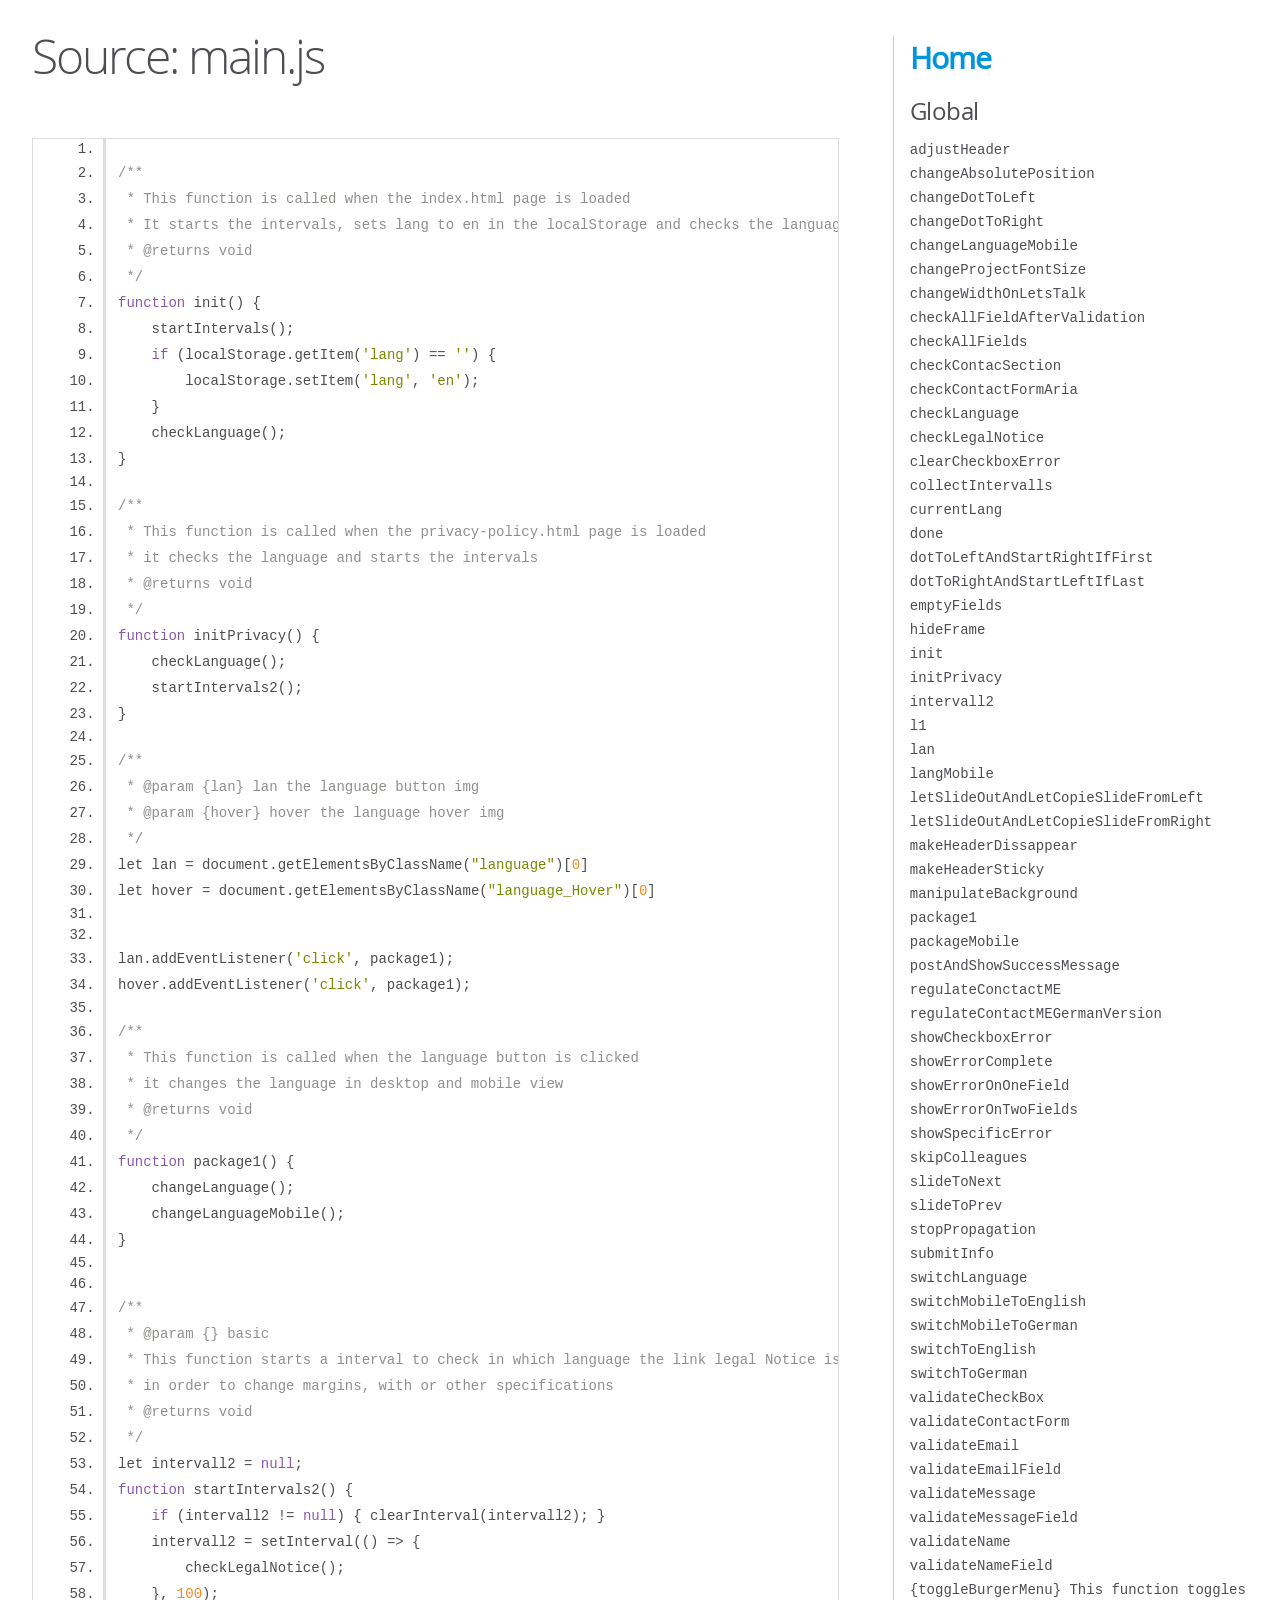
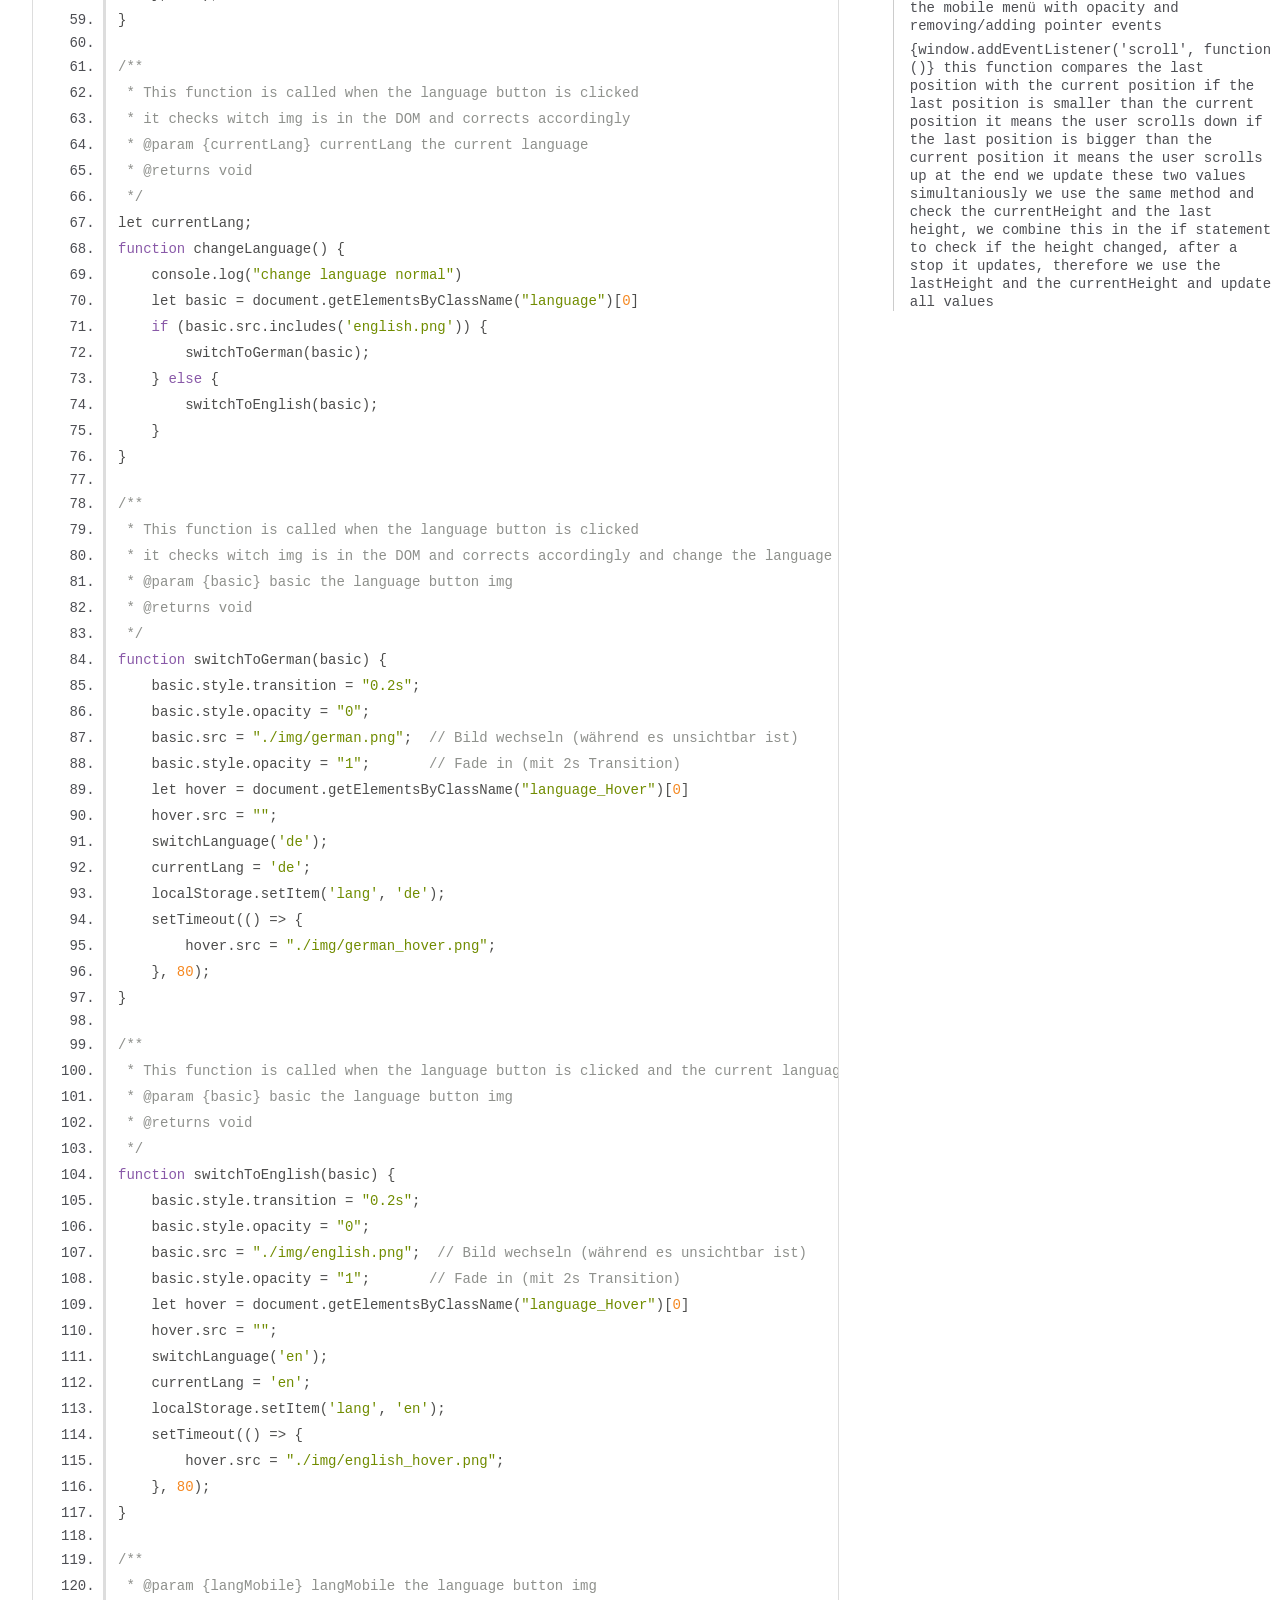
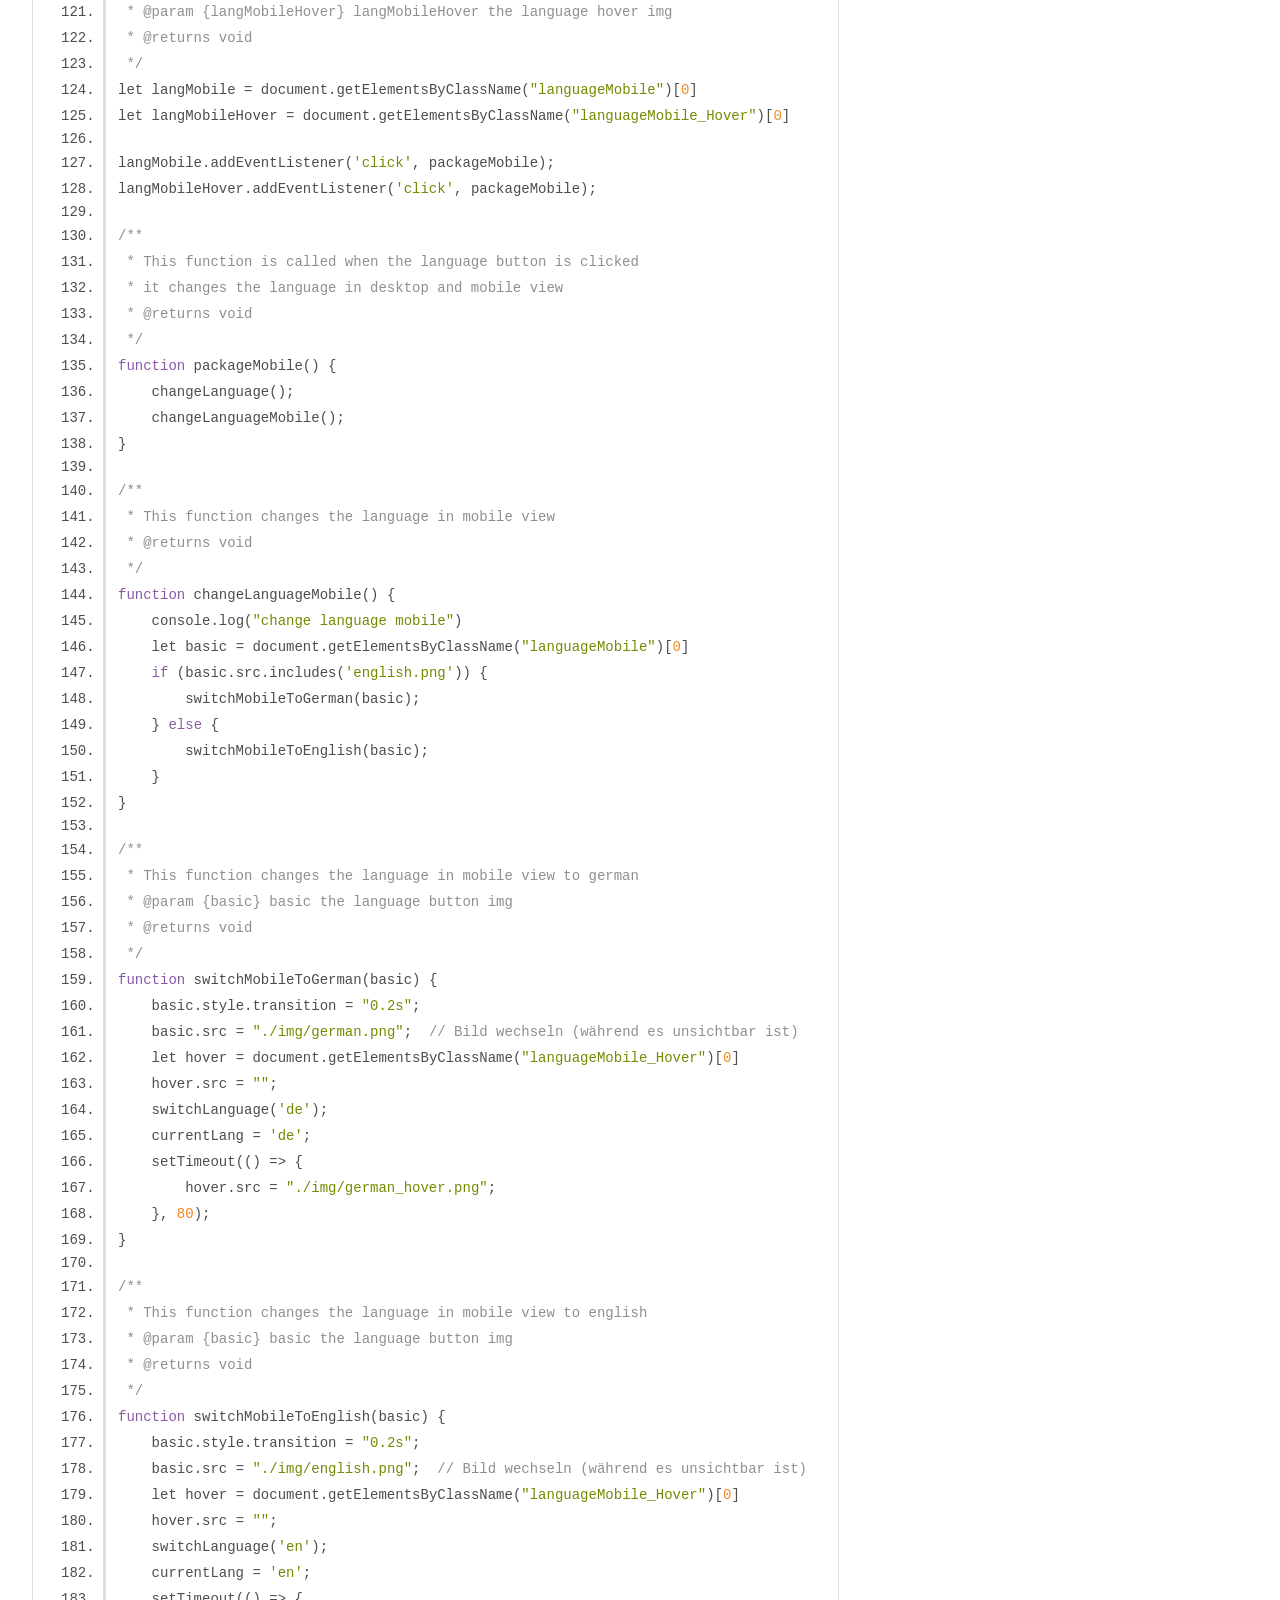
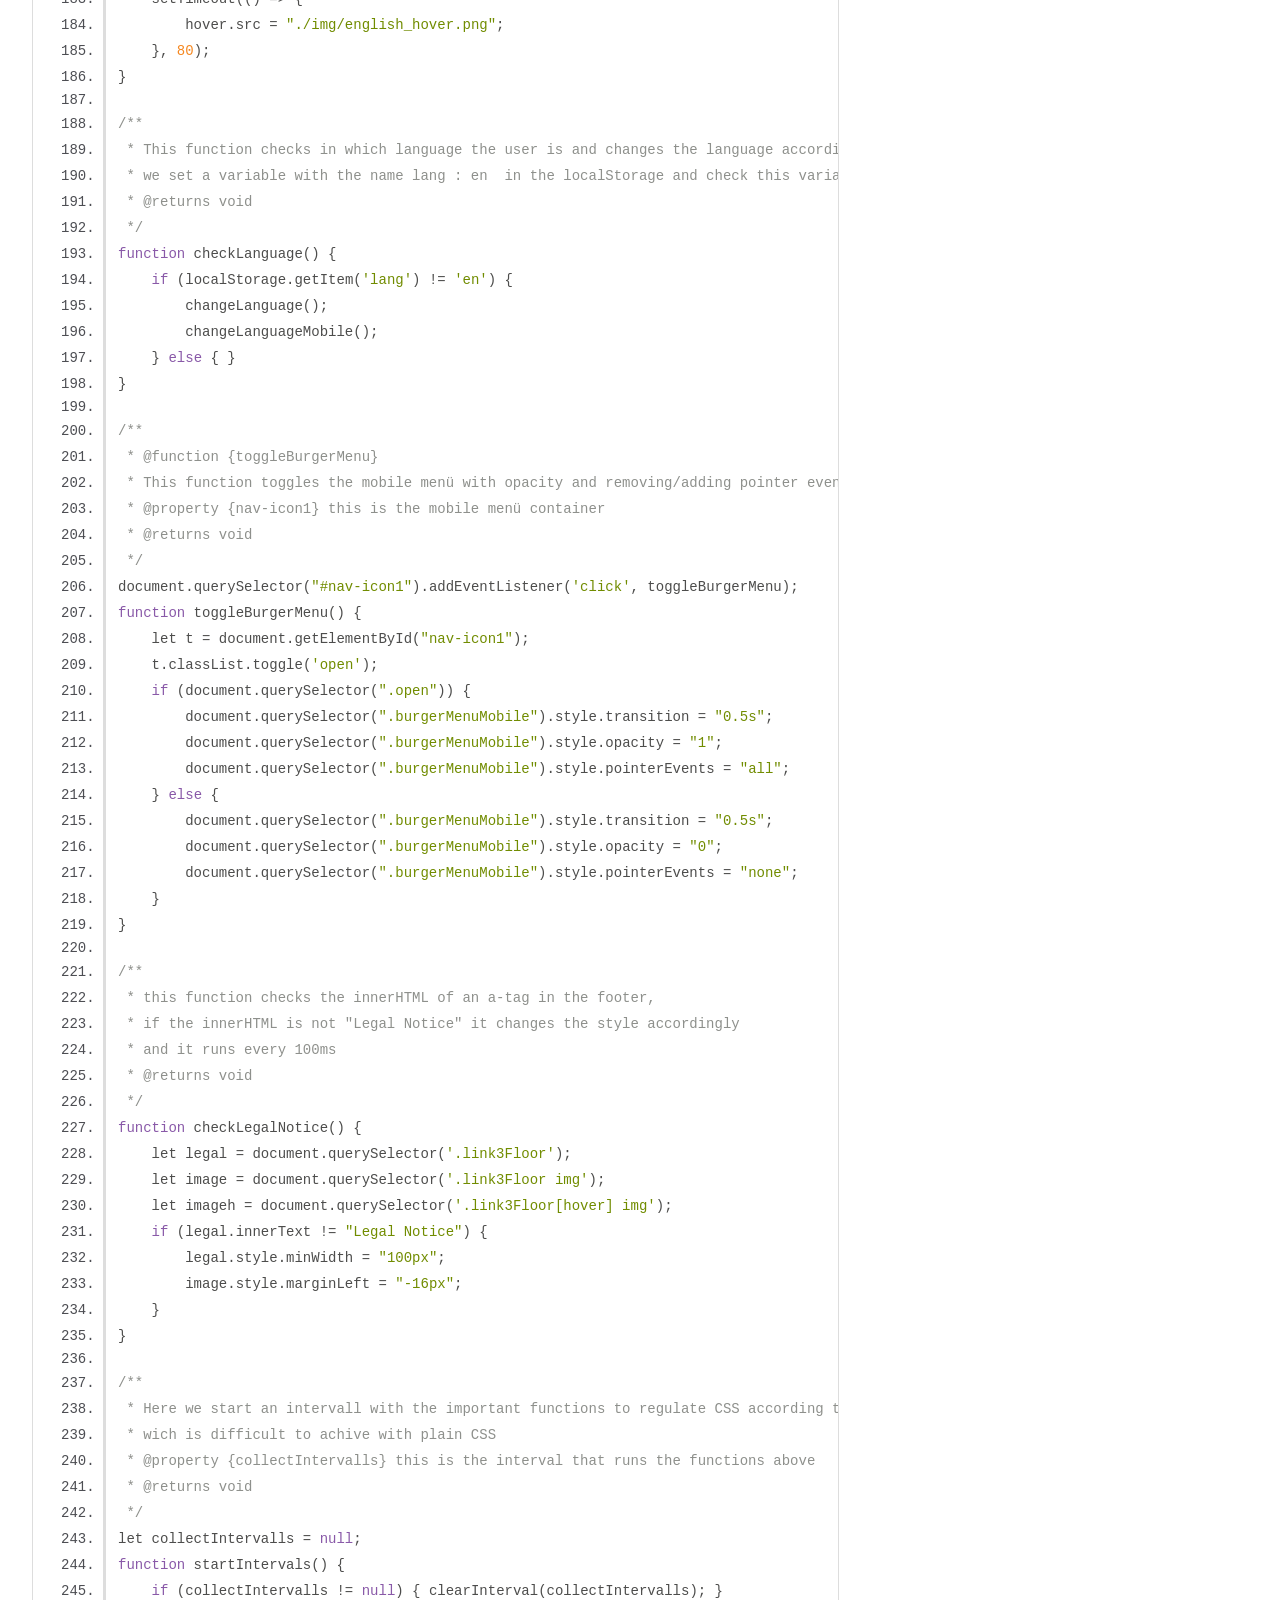
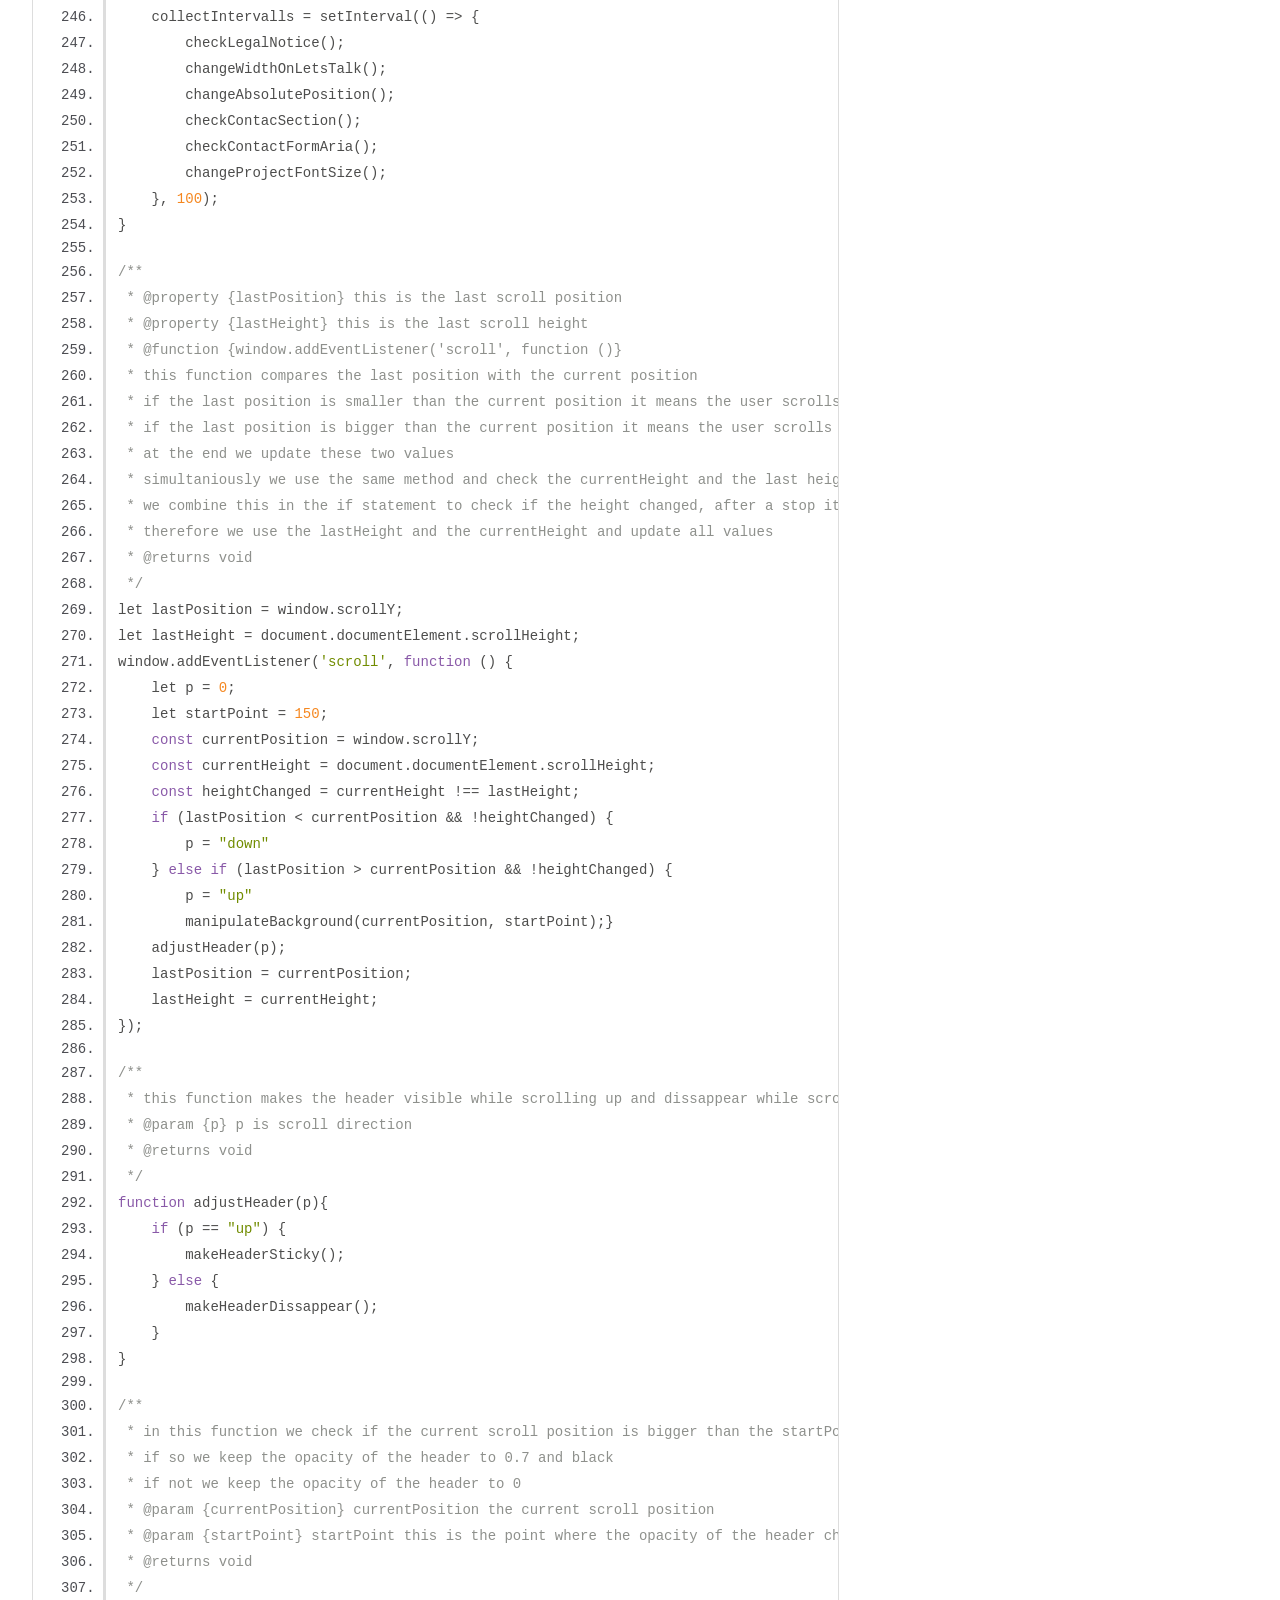
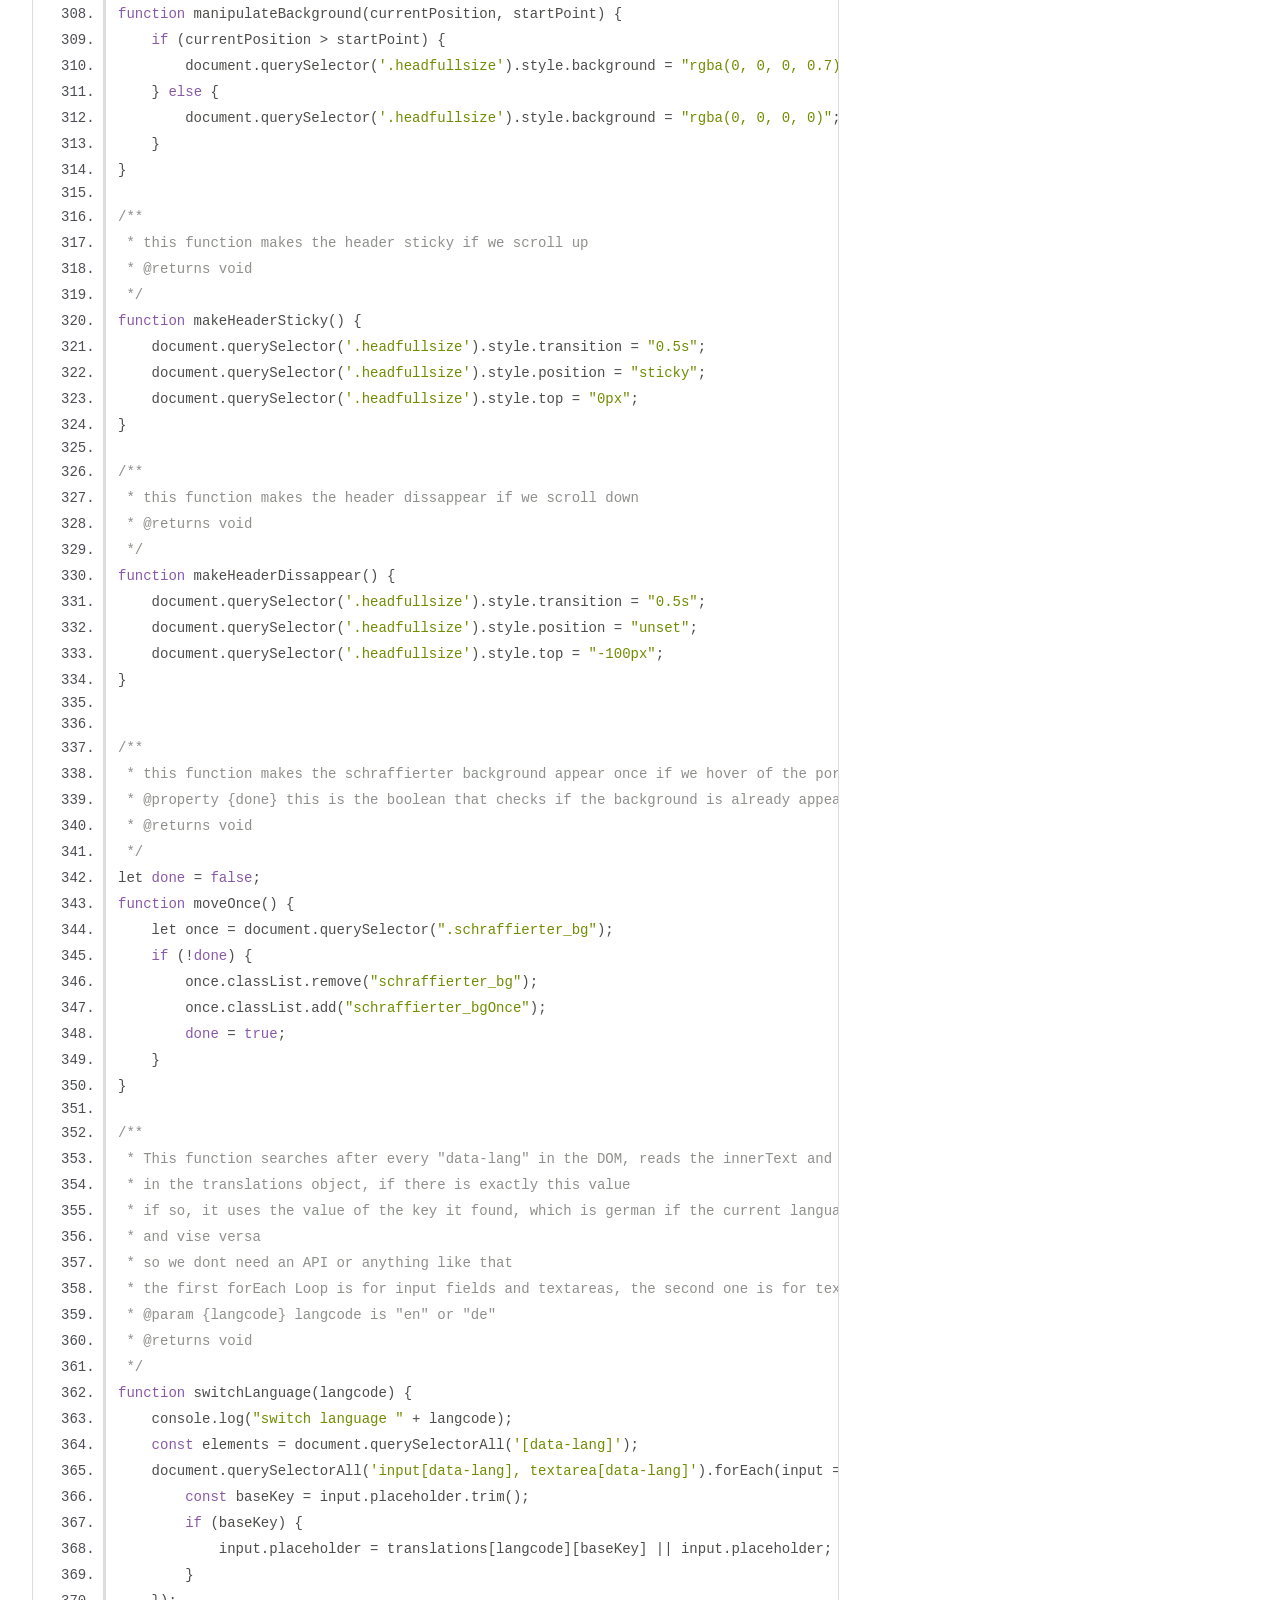
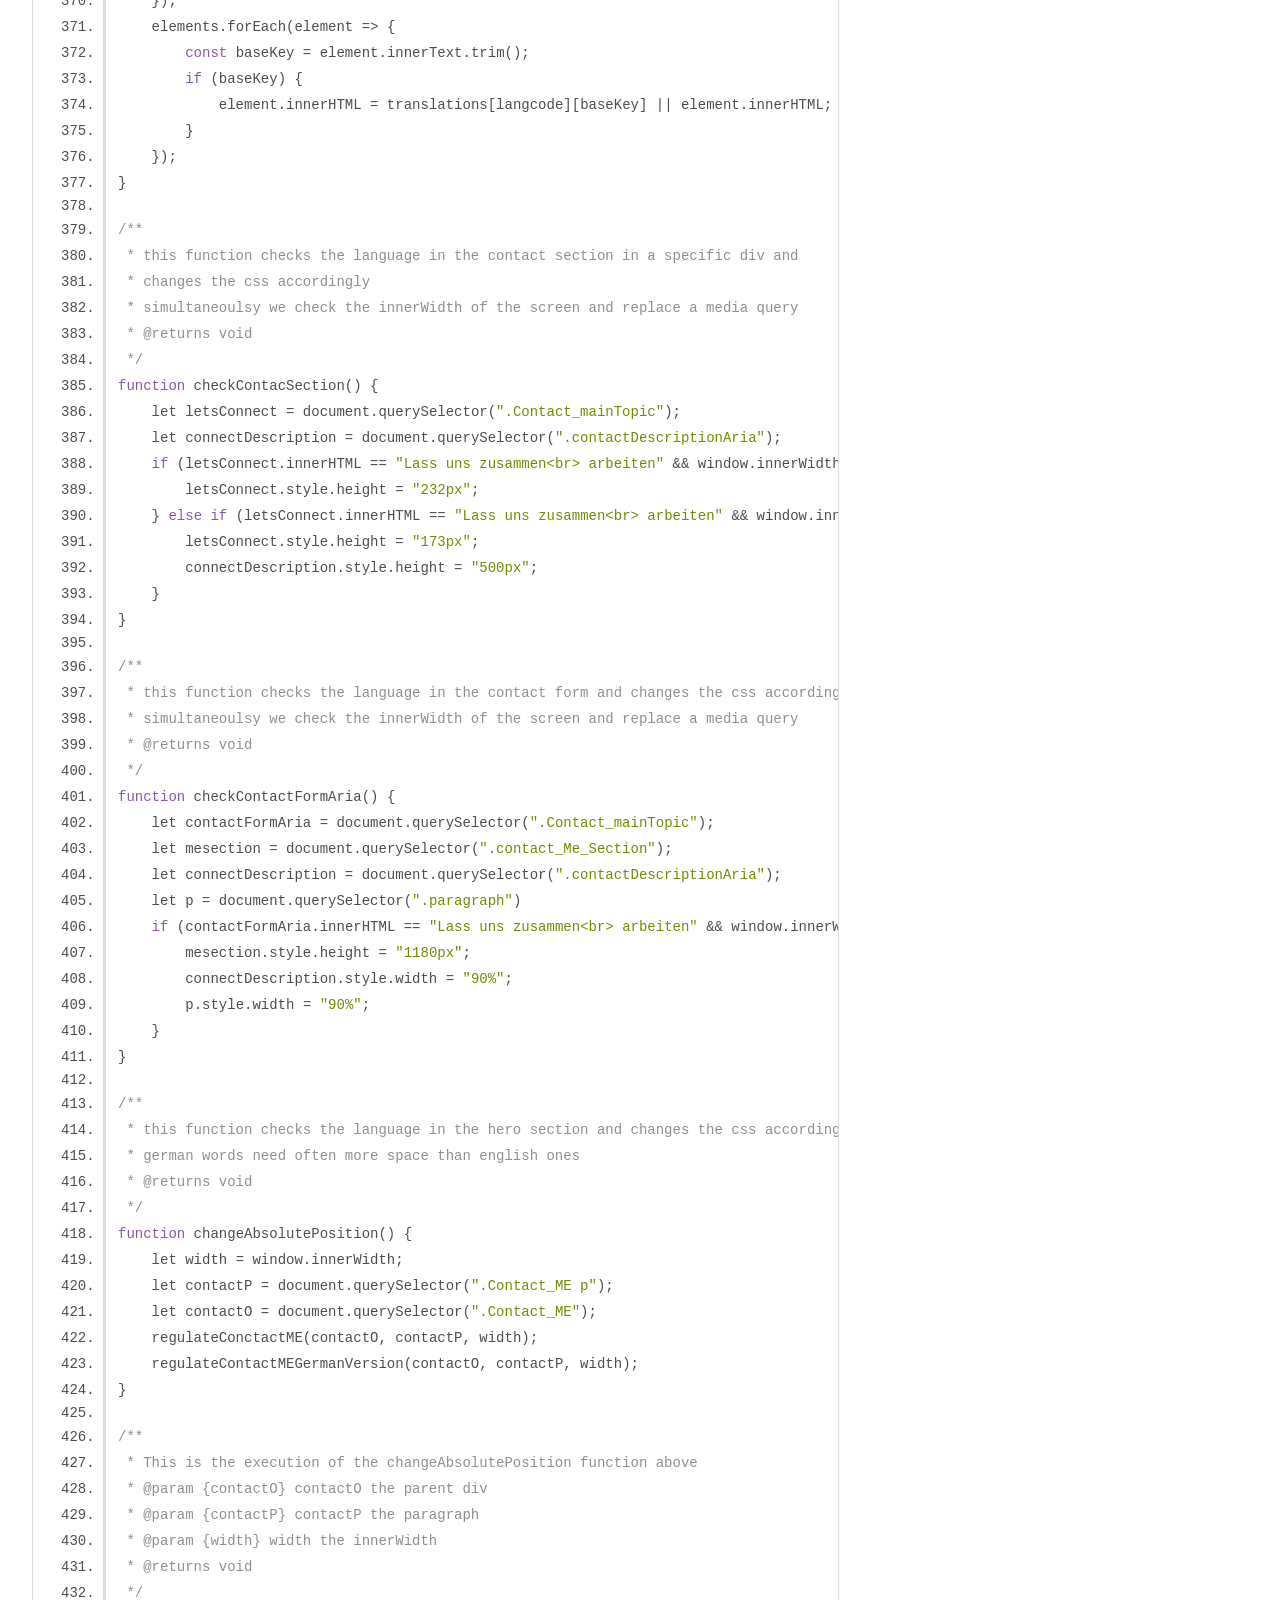
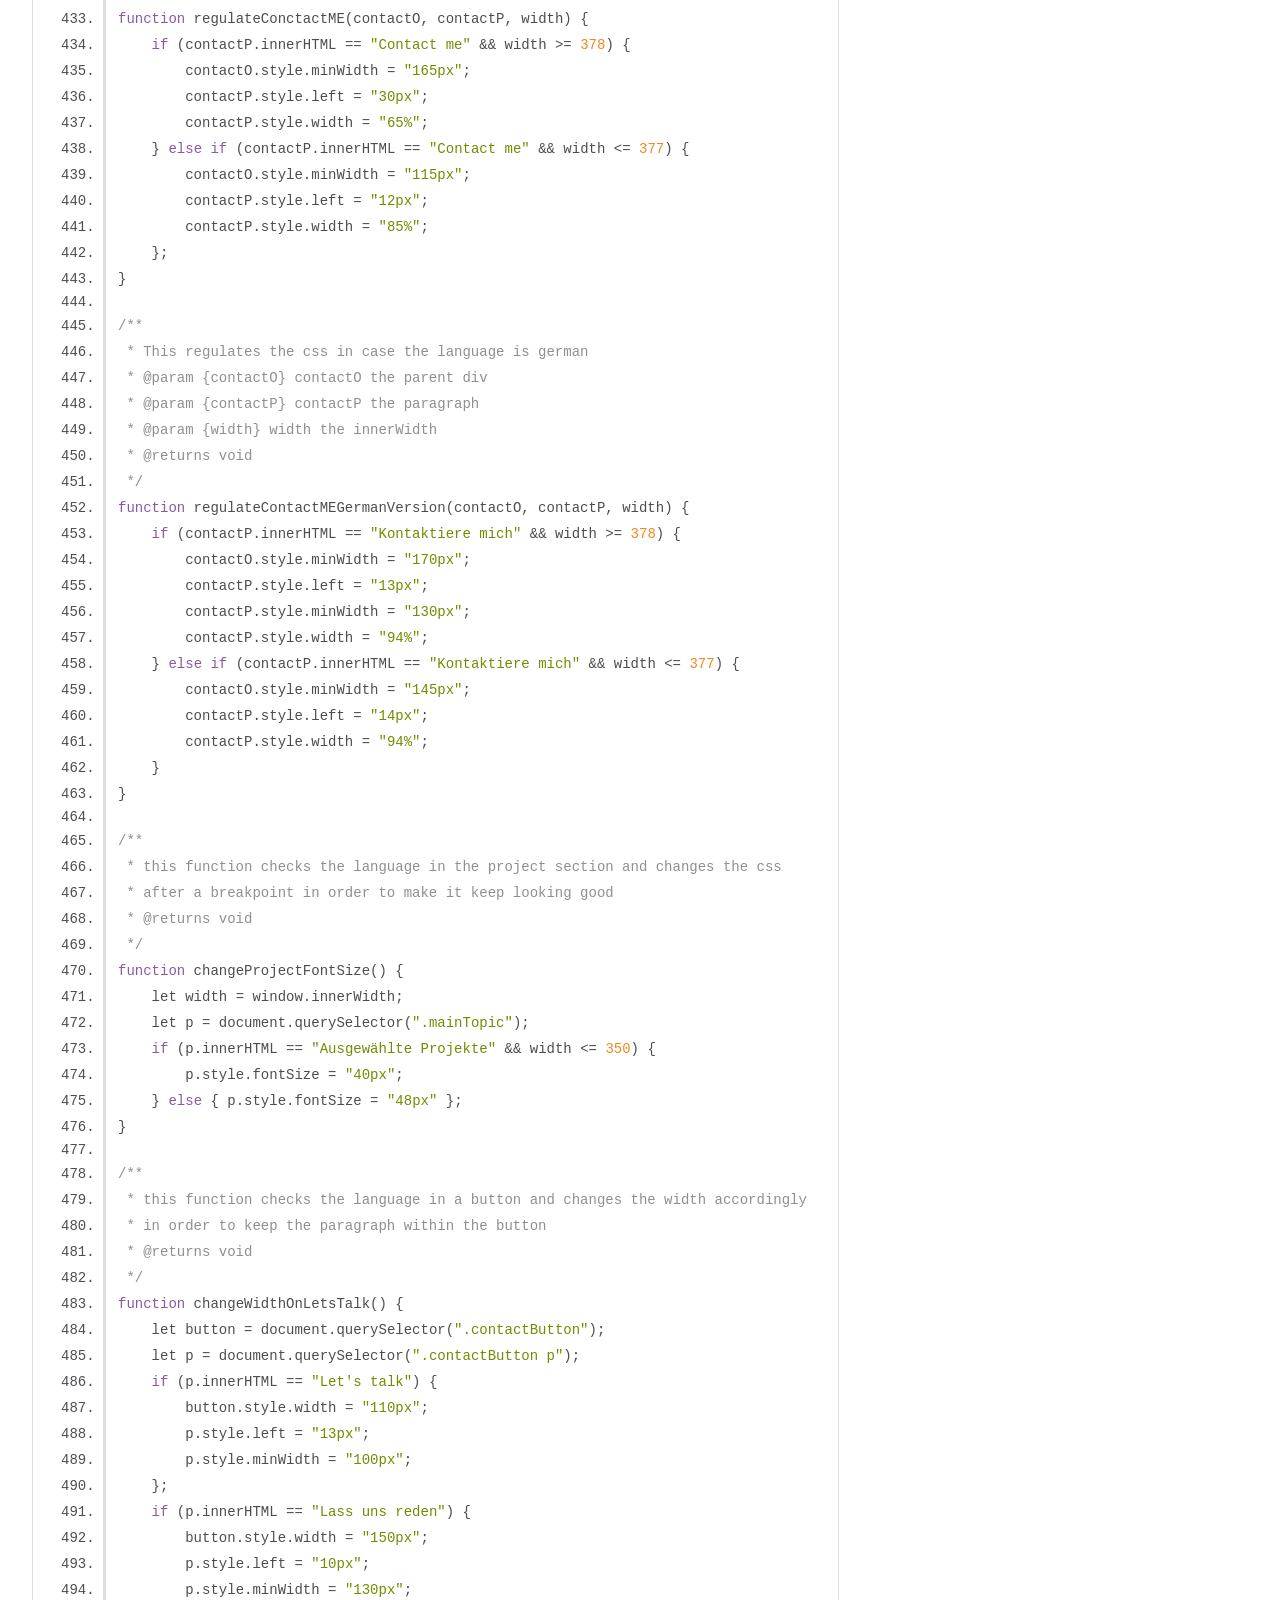
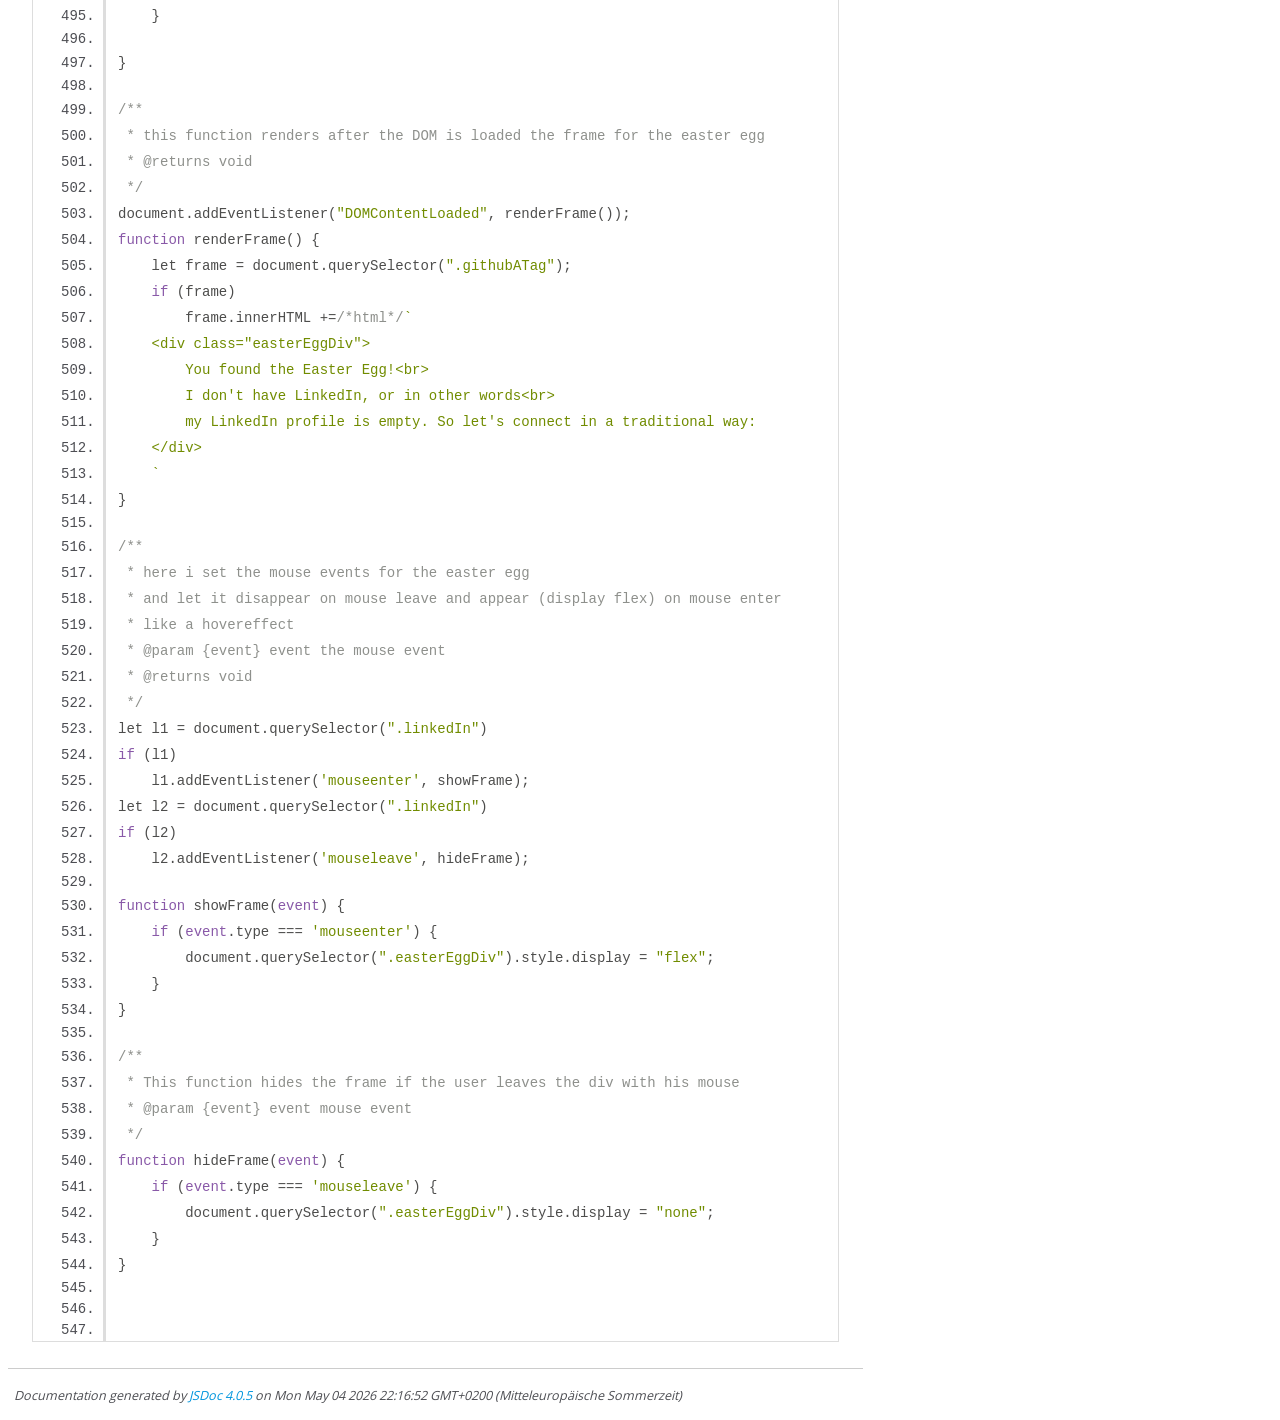
<file: out/main.js.html>
<!DOCTYPE html>
<html lang="en">
<head>
    <meta charset="utf-8">
    <title>JSDoc: Source: main.js</title>

    <script src="scripts/prettify/prettify.js"> </script>
    <script src="scripts/prettify/lang-css.js"> </script>
    <!--[if lt IE 9]>
      <script src="//html5shiv.googlecode.com/svn/trunk/html5.js"></script>
    <![endif]-->
    <link type="text/css" rel="stylesheet" href="styles/prettify-tomorrow.css">
    <link type="text/css" rel="stylesheet" href="styles/jsdoc-default.css">
</head>

<body>

<div id="main">

    <h1 class="page-title">Source: main.js</h1>

    



    
    <section>
        <article>
            <pre class="prettyprint source linenums"><code>
/**
 * This function is called when the index.html page is loaded
 * It starts the intervals, sets lang to en in the localStorage and checks the language after that
 * @returns void
 */
function init() {
    startIntervals();
    if (localStorage.getItem('lang') == '') {
        localStorage.setItem('lang', 'en');
    }
    checkLanguage();
}

/**
 * This function is called when the privacy-policy.html page is loaded
 * it checks the language and starts the intervals
 * @returns void
 */
function initPrivacy() {
    checkLanguage();
    startIntervals2();
}

/**
 * @param {lan} lan the language button img
 * @param {hover} hover the language hover img
 */
let lan = document.getElementsByClassName("language")[0]
let hover = document.getElementsByClassName("language_Hover")[0]


lan.addEventListener('click', package1);
hover.addEventListener('click', package1);

/**
 * This function is called when the language button is clicked
 * it changes the language in desktop and mobile view
 * @returns void
 */
function package1() {
    changeLanguage();
    changeLanguageMobile();
}


/**
 * @param {} basic 
 * This function starts a interval to check in which language the link legal Notice is in every 100ms
 * in order to change margins, with or other specifications
 * @returns void
 */
let intervall2 = null;
function startIntervals2() {
    if (intervall2 != null) { clearInterval(intervall2); }
    intervall2 = setInterval(() => {
        checkLegalNotice();
    }, 100);
}

/**
 * This function is called when the language button is clicked
 * it checks witch img is in the DOM and corrects accordingly
 * @param {currentLang} currentLang the current language
 * @returns void
 */
let currentLang;
function changeLanguage() {
    console.log("change language normal")
    let basic = document.getElementsByClassName("language")[0]
    if (basic.src.includes('english.png')) {
        switchToGerman(basic);
    } else {
        switchToEnglish(basic);
    }
}

/**
 * This function is called when the language button is clicked
 * it checks witch img is in the DOM and corrects accordingly and change the language afterwards
 * @param {basic} basic the language button img
 * @returns void 
 */
function switchToGerman(basic) {
    basic.style.transition = "0.2s";
    basic.style.opacity = "0";
    basic.src = "./img/german.png";  // Bild wechseln (während es unsichtbar ist)
    basic.style.opacity = "1";       // Fade in (mit 2s Transition)
    let hover = document.getElementsByClassName("language_Hover")[0]
    hover.src = "";
    switchLanguage('de');
    currentLang = 'de';
    localStorage.setItem('lang', 'de');
    setTimeout(() => {
        hover.src = "./img/german_hover.png";
    }, 80);
}

/**
 * This function is called when the language button is clicked and the current language is german
 * @param {basic} basic the language button img
 * @returns void 
 */
function switchToEnglish(basic) {
    basic.style.transition = "0.2s";
    basic.style.opacity = "0";
    basic.src = "./img/english.png";  // Bild wechseln (während es unsichtbar ist)
    basic.style.opacity = "1";       // Fade in (mit 2s Transition)
    let hover = document.getElementsByClassName("language_Hover")[0]
    hover.src = "";
    switchLanguage('en');
    currentLang = 'en';
    localStorage.setItem('lang', 'en');
    setTimeout(() => {
        hover.src = "./img/english_hover.png";
    }, 80);
}

/**
 * @param {langMobile} langMobile the language button img
 * @param {langMobileHover} langMobileHover the language hover img
 * @returns void
 */
let langMobile = document.getElementsByClassName("languageMobile")[0]
let langMobileHover = document.getElementsByClassName("languageMobile_Hover")[0]

langMobile.addEventListener('click', packageMobile);
langMobileHover.addEventListener('click', packageMobile);

/**
 * This function is called when the language button is clicked
 * it changes the language in desktop and mobile view
 * @returns void
 */
function packageMobile() {
    changeLanguage();
    changeLanguageMobile();
}

/**
 * This function changes the language in mobile view
 * @returns void
 */
function changeLanguageMobile() {
    console.log("change language mobile")
    let basic = document.getElementsByClassName("languageMobile")[0]
    if (basic.src.includes('english.png')) {
        switchMobileToGerman(basic);
    } else {
        switchMobileToEnglish(basic);
    }
}

/**
 * This function changes the language in mobile view to german
 * @param {basic} basic the language button img
 * @returns void 
 */
function switchMobileToGerman(basic) {
    basic.style.transition = "0.2s";
    basic.src = "./img/german.png";  // Bild wechseln (während es unsichtbar ist)
    let hover = document.getElementsByClassName("languageMobile_Hover")[0]
    hover.src = "";
    switchLanguage('de');
    currentLang = 'de';
    setTimeout(() => {
        hover.src = "./img/german_hover.png";
    }, 80);
}

/**
 * This function changes the language in mobile view to english
 * @param {basic} basic the language button img
 * @returns void 
 */
function switchMobileToEnglish(basic) {
    basic.style.transition = "0.2s";
    basic.src = "./img/english.png";  // Bild wechseln (während es unsichtbar ist)
    let hover = document.getElementsByClassName("languageMobile_Hover")[0]
    hover.src = "";
    switchLanguage('en');
    currentLang = 'en';
    setTimeout(() => {
        hover.src = "./img/english_hover.png";
    }, 80);
}

/**
 * This function checks in which language the user is and changes the language accordingly
 * we set a variable with the name lang : en  in the localStorage and check this variable everytime
 * @returns void
 */
function checkLanguage() {
    if (localStorage.getItem('lang') != 'en') {
        changeLanguage();
        changeLanguageMobile();
    } else { }
}

/**
 * @function {toggleBurgerMenu}
 * This function toggles the mobile menü with opacity and removing/adding pointer events
 * @property {nav-icon1} this is the mobile menü container
 * @returns void
 */
document.querySelector("#nav-icon1").addEventListener('click', toggleBurgerMenu);
function toggleBurgerMenu() {
    let t = document.getElementById("nav-icon1");
    t.classList.toggle('open');
    if (document.querySelector(".open")) {
        document.querySelector(".burgerMenuMobile").style.transition = "0.5s";
        document.querySelector(".burgerMenuMobile").style.opacity = "1";
        document.querySelector(".burgerMenuMobile").style.pointerEvents = "all";
    } else {
        document.querySelector(".burgerMenuMobile").style.transition = "0.5s";
        document.querySelector(".burgerMenuMobile").style.opacity = "0";
        document.querySelector(".burgerMenuMobile").style.pointerEvents = "none";
    }
}

/**
 * this function checks the innerHTML of an a-tag in the footer,
 * if the innerHTML is not "Legal Notice" it changes the style accordingly
 * and it runs every 100ms
 * @returns void
 */
function checkLegalNotice() {
    let legal = document.querySelector('.link3Floor');
    let image = document.querySelector('.link3Floor img');
    let imageh = document.querySelector('.link3Floor[hover] img');
    if (legal.innerText != "Legal Notice") {
        legal.style.minWidth = "100px";
        image.style.marginLeft = "-16px";
    }
}

/**
 * Here we start an intervall with the important functions to regulate CSS according to the language
 * wich is difficult to achive with plain CSS
 * @property {collectIntervalls} this is the interval that runs the functions above
 * @returns void
 */
let collectIntervalls = null;
function startIntervals() {
    if (collectIntervalls != null) { clearInterval(collectIntervalls); }
    collectIntervalls = setInterval(() => {
        checkLegalNotice();
        changeWidthOnLetsTalk();
        changeAbsolutePosition();
        checkContacSection();
        checkContactFormAria();
        changeProjectFontSize();
    }, 100);
}

/**
 * @property {lastPosition} this is the last scroll position
 * @property {lastHeight} this is the last scroll height
 * @function {window.addEventListener('scroll', function ()}
 * this function compares the last position with the current position 
 * if the last position is smaller than the current position it means the user scrolls down
 * if the last position is bigger than the current position it means the user scrolls up
 * at the end we update these two values
 * simultaniously we use the same method and check the currentHeight and the last height,
 * we combine this in the if statement to check if the height changed, after a stop it updates,
 * therefore we use the lastHeight and the currentHeight and update all values
 * @returns void
 */
let lastPosition = window.scrollY;
let lastHeight = document.documentElement.scrollHeight;
window.addEventListener('scroll', function () {
    let p = 0;
    let startPoint = 150;
    const currentPosition = window.scrollY;
    const currentHeight = document.documentElement.scrollHeight;
    const heightChanged = currentHeight !== lastHeight;
    if (lastPosition &lt; currentPosition &amp;&amp; !heightChanged) {
        p = "down"
    } else if (lastPosition > currentPosition &amp;&amp; !heightChanged) {
        p = "up"
        manipulateBackground(currentPosition, startPoint);}
    adjustHeader(p);
    lastPosition = currentPosition;
    lastHeight = currentHeight;
});

/**
 * this function makes the header visible while scrolling up and dissappear while scrolling down
 * @param {p} p is scroll direction 
 * @returns void
 */
function adjustHeader(p){
    if (p == "up") {
        makeHeaderSticky();
    } else {
        makeHeaderDissappear();
    }
}

/**
 * in this function we check if the current scroll position is bigger than the startPoint,
 * if so we keep the opacity of the header to 0.7 and black
 * if not we keep the opacity of the header to 0
 * @param {currentPosition} currentPosition the current scroll position 
 * @param {startPoint} startPoint this is the point where the opacity of the header changes to 0
 * @returns void 
 */
function manipulateBackground(currentPosition, startPoint) {
    if (currentPosition > startPoint) {
        document.querySelector('.headfullsize').style.background = "rgba(0, 0, 0, 0.7)";
    } else {
        document.querySelector('.headfullsize').style.background = "rgba(0, 0, 0, 0)";
    }
}

/**
 * this function makes the header sticky if we scroll up
 * @returns void
 */
function makeHeaderSticky() {
    document.querySelector('.headfullsize').style.transition = "0.5s";
    document.querySelector('.headfullsize').style.position = "sticky";
    document.querySelector('.headfullsize').style.top = "0px";
}

/**
 * this function makes the header dissappear if we scroll down
 * @returns void
 */
function makeHeaderDissappear() {
    document.querySelector('.headfullsize').style.transition = "0.5s";
    document.querySelector('.headfullsize').style.position = "unset";
    document.querySelector('.headfullsize').style.top = "-100px";
}


/**
 * this function makes the schraffierter background appear once if we hover of the portrait image
 * @property {done} this is the boolean that checks if the background is already appeared
 * @returns void
 */
let done = false;
function moveOnce() {
    let once = document.querySelector(".schraffierter_bg");
    if (!done) {
        once.classList.remove("schraffierter_bg");
        once.classList.add("schraffierter_bgOnce");
        done = true;
    }
}

/**
 * This function searches after every "data-lang" in the DOM, reads the innerText and looks
 * in the translations object, if there is exactly this value
 * if so, it uses the value of the key it found, which is german if the current language is german
 * and vise versa
 * so we dont need an API or anything like that
 * the first forEach Loop is for input fields and textareas, the second one is for text elements and basic tags
 * @param {langcode} langcode is "en" or "de"
 * @returns void 
 */
function switchLanguage(langcode) {
    console.log("switch language " + langcode);
    const elements = document.querySelectorAll('[data-lang]');
    document.querySelectorAll('input[data-lang], textarea[data-lang]').forEach(input => {
        const baseKey = input.placeholder.trim();
        if (baseKey) {
            input.placeholder = translations[langcode][baseKey] || input.placeholder; // Fallback auf den Originaltext, wenn keine Übersetzung vorhanden ist
        }
    });
    elements.forEach(element => {
        const baseKey = element.innerText.trim();
        if (baseKey) {
            element.innerHTML = translations[langcode][baseKey] || element.innerHTML; // Fallback auf den Originaltext, wenn keine Übersetzung vorhanden ist
        }
    });
}

/**
 * this function checks the language in the contact section in a specific div and 
 * changes the css accordingly
 * simultaneoulsy we check the innerWidth of the screen and replace a media query
 * @returns void
 */
function checkContacSection() {
    let letsConnect = document.querySelector(".Contact_mainTopic");
    let connectDescription = document.querySelector(".contactDescriptionAria");
    if (letsConnect.innerHTML == "Lass uns zusammen&lt;br> arbeiten" &amp;&amp; window.innerWidth >= 820) {
        letsConnect.style.height = "232px";
    } else if (letsConnect.innerHTML == "Lass uns zusammen&lt;br> arbeiten" &amp;&amp; window.innerWidth &lt;= 819) {
        letsConnect.style.height = "173px";
        connectDescription.style.height = "500px";
    }
}

/**
 * this function checks the language in the contact form and changes the css accordingly
 * simultaneoulsy we check the innerWidth of the screen and replace a media query
 * @returns void
 */
function checkContactFormAria() {
    let contactFormAria = document.querySelector(".Contact_mainTopic");
    let mesection = document.querySelector(".contact_Me_Section");
    let connectDescription = document.querySelector(".contactDescriptionAria");
    let p = document.querySelector(".paragraph")
    if (contactFormAria.innerHTML == "Lass uns zusammen&lt;br> arbeiten" &amp;&amp; window.innerWidth &lt;= 420) {
        mesection.style.height = "1180px";
        connectDescription.style.width = "90%";
        p.style.width = "90%";
    }
}

/**
 * this function checks the language in the hero section and changes the css accordingly
 * german words need often more space than english ones
 * @returns void
 */
function changeAbsolutePosition() {
    let width = window.innerWidth;
    let contactP = document.querySelector(".Contact_ME p");
    let contactO = document.querySelector(".Contact_ME");
    regulateConctactME(contactO, contactP, width);
    regulateContactMEGermanVersion(contactO, contactP, width);
}

/**
 * This is the execution of the changeAbsolutePosition function above
 * @param {contactO} contactO the parent div 
 * @param {contactP} contactP the paragraph
 * @param {width} width the innerWidth
 * @returns void
 */
function regulateConctactME(contactO, contactP, width) {
    if (contactP.innerHTML == "Contact me" &amp;&amp; width >= 378) {
        contactO.style.minWidth = "165px";
        contactP.style.left = "30px";
        contactP.style.width = "65%";
    } else if (contactP.innerHTML == "Contact me" &amp;&amp; width &lt;= 377) {
        contactO.style.minWidth = "115px";
        contactP.style.left = "12px";
        contactP.style.width = "85%";
    };
}

/**
 * This regulates the css in case the language is german
 * @param {contactO} contactO the parent div 
 * @param {contactP} contactP the paragraph
 * @param {width} width the innerWidth
 * @returns void
 */
function regulateContactMEGermanVersion(contactO, contactP, width) {
    if (contactP.innerHTML == "Kontaktiere mich" &amp;&amp; width >= 378) {
        contactO.style.minWidth = "170px";
        contactP.style.left = "13px";
        contactP.style.minWidth = "130px";
        contactP.style.width = "94%";
    } else if (contactP.innerHTML == "Kontaktiere mich" &amp;&amp; width &lt;= 377) {
        contactO.style.minWidth = "145px";
        contactP.style.left = "14px";
        contactP.style.width = "94%";
    }
}

/**
 * this function checks the language in the project section and changes the css
 * after a breakpoint in order to make it keep looking good
 * @returns void
 */
function changeProjectFontSize() {
    let width = window.innerWidth;
    let p = document.querySelector(".mainTopic");
    if (p.innerHTML == "Ausgewählte Projekte" &amp;&amp; width &lt;= 350) {
        p.style.fontSize = "40px";
    } else { p.style.fontSize = "48px" };
}

/**
 * this function checks the language in a button and changes the width accordingly
 * in order to keep the paragraph within the button
 * @returns void
 */
function changeWidthOnLetsTalk() {
    let button = document.querySelector(".contactButton");
    let p = document.querySelector(".contactButton p");
    if (p.innerHTML == "Let's talk") {
        button.style.width = "110px";
        p.style.left = "13px";
        p.style.minWidth = "100px";
    };
    if (p.innerHTML == "Lass uns reden") {
        button.style.width = "150px";
        p.style.left = "10px";
        p.style.minWidth = "130px";
    }

}

/**
 * this function renders after the DOM is loaded the frame for the easter egg
 * @returns void
 */
document.addEventListener("DOMContentLoaded", renderFrame());
function renderFrame() {
    let frame = document.querySelector(".githubATag");
    if (frame)
        frame.innerHTML +=/*html*/`
    &lt;div class="easterEggDiv">
        You found the Easter Egg!&lt;br>
        I don't have LinkedIn, or in other words&lt;br>
        my LinkedIn profile is empty. So let's connect in a traditional way:
    &lt;/div>
    `
}

/**
 * here i set the mouse events for the easter egg
 * and let it disappear on mouse leave and appear (display flex) on mouse enter
 * like a hovereffect
 * @param {event} event the mouse event
 * @returns void
 */
let l1 = document.querySelector(".linkedIn")
if (l1)
    l1.addEventListener('mouseenter', showFrame);
let l2 = document.querySelector(".linkedIn")
if (l2)
    l2.addEventListener('mouseleave', hideFrame);

function showFrame(event) {
    if (event.type === 'mouseenter') {
        document.querySelector(".easterEggDiv").style.display = "flex";
    }
}

/**
 * This function hides the frame if the user leaves the div with his mouse
 * @param {event} event mouse event 
 */
function hideFrame(event) {
    if (event.type === 'mouseleave') {
        document.querySelector(".easterEggDiv").style.display = "none";
    }
}



</code></pre>
        </article>
    </section>




</div>

<nav>
    <h2><a href="index.html">Home</a></h2><h3>Global</h3><ul><li><a href="global.html#adjustHeader">adjustHeader</a></li><li><a href="global.html#changeAbsolutePosition">changeAbsolutePosition</a></li><li><a href="global.html#changeDotToLeft">changeDotToLeft</a></li><li><a href="global.html#changeDotToRight">changeDotToRight</a></li><li><a href="global.html#changeLanguageMobile">changeLanguageMobile</a></li><li><a href="global.html#changeProjectFontSize">changeProjectFontSize</a></li><li><a href="global.html#changeWidthOnLetsTalk">changeWidthOnLetsTalk</a></li><li><a href="global.html#checkAllFieldAfterValidation">checkAllFieldAfterValidation</a></li><li><a href="global.html#checkAllFields">checkAllFields</a></li><li><a href="global.html#checkContacSection">checkContacSection</a></li><li><a href="global.html#checkContactFormAria">checkContactFormAria</a></li><li><a href="global.html#checkLanguage">checkLanguage</a></li><li><a href="global.html#checkLegalNotice">checkLegalNotice</a></li><li><a href="global.html#clearCheckboxError">clearCheckboxError</a></li><li><a href="global.html#collectIntervalls">collectIntervalls</a></li><li><a href="global.html#currentLang">currentLang</a></li><li><a href="global.html#done">done</a></li><li><a href="global.html#dotToLeftAndStartRightIfFirst">dotToLeftAndStartRightIfFirst</a></li><li><a href="global.html#dotToRightAndStartLeftIfLast">dotToRightAndStartLeftIfLast</a></li><li><a href="global.html#emptyFields">emptyFields</a></li><li><a href="global.html#hideFrame">hideFrame</a></li><li><a href="global.html#init">init</a></li><li><a href="global.html#initPrivacy">initPrivacy</a></li><li><a href="global.html#intervall2">intervall2</a></li><li><a href="global.html#l1">l1</a></li><li><a href="global.html#lan">lan</a></li><li><a href="global.html#langMobile">langMobile</a></li><li><a href="global.html#letSlideOutAndLetCopieSlideFromLeft">letSlideOutAndLetCopieSlideFromLeft</a></li><li><a href="global.html#letSlideOutAndLetCopieSlideFromRight">letSlideOutAndLetCopieSlideFromRight</a></li><li><a href="global.html#makeHeaderDissappear">makeHeaderDissappear</a></li><li><a href="global.html#makeHeaderSticky">makeHeaderSticky</a></li><li><a href="global.html#manipulateBackground">manipulateBackground</a></li><li><a href="global.html#package1">package1</a></li><li><a href="global.html#packageMobile">packageMobile</a></li><li><a href="global.html#postAndShowSuccessMessage">postAndShowSuccessMessage</a></li><li><a href="global.html#regulateConctactME">regulateConctactME</a></li><li><a href="global.html#regulateContactMEGermanVersion">regulateContactMEGermanVersion</a></li><li><a href="global.html#showCheckboxError">showCheckboxError</a></li><li><a href="global.html#showErrorComplete">showErrorComplete</a></li><li><a href="global.html#showErrorOnOneField">showErrorOnOneField</a></li><li><a href="global.html#showErrorOnTwoFields">showErrorOnTwoFields</a></li><li><a href="global.html#showSpecificError">showSpecificError</a></li><li><a href="global.html#skipColleagues">skipColleagues</a></li><li><a href="global.html#slideToNext">slideToNext</a></li><li><a href="global.html#slideToPrev">slideToPrev</a></li><li><a href="global.html#stopPropagation">stopPropagation</a></li><li><a href="global.html#submitInfo">submitInfo</a></li><li><a href="global.html#switchLanguage">switchLanguage</a></li><li><a href="global.html#switchMobileToEnglish">switchMobileToEnglish</a></li><li><a href="global.html#switchMobileToGerman">switchMobileToGerman</a></li><li><a href="global.html#switchToEnglish">switchToEnglish</a></li><li><a href="global.html#switchToGerman">switchToGerman</a></li><li><a href="global.html#validateCheckBox">validateCheckBox</a></li><li><a href="global.html#validateContactForm">validateContactForm</a></li><li><a href="global.html#validateEmail">validateEmail</a></li><li><a href="global.html#validateEmailField">validateEmailField</a></li><li><a href="global.html#validateMessage">validateMessage</a></li><li><a href="global.html#validateMessageField">validateMessageField</a></li><li><a href="global.html#validateName">validateName</a></li><li><a href="global.html#validateNameField">validateNameField</a></li><li><a href="global.html#%257BtoggleBurgerMenu%257DThisfunctiontogglesthemobilemen%25C3%25BCwithopacityandremoving/addingpointerevents">{toggleBurgerMenu}This function toggles the mobile menü with opacity and removing/adding pointer events</a></li><li><a href="global.html#%257Bwindow.addEventListener('scroll',function()%[base64],wecombinethisintheifstatementtocheckiftheheightchanged,afterastopitupdates,thereforeweusethelastHeightandthecurrentHeightandupdateallvalues">{window.addEventListener('scroll', function ()}this function compares the last position with the current position if the last position is smaller than the current position it means the user scrolls downif the last position is bigger than the current position it means the user scrolls upat the end we update these two valuessimultaniously we use the same method and check the currentHeight and the last height,we combine this in the if statement to check if the height changed, after a stop it updates,therefore we use the lastHeight and the currentHeight and update all values</a></li></ul>
</nav>

<br class="clear">

<footer>
    Documentation generated by <a href="https://github.com/jsdoc/jsdoc">JSDoc 4.0.5</a> on Mon May 04 2026 22:16:52 GMT+0200 (Mitteleuropäische Sommerzeit)
</footer>

<script> prettyPrint(); </script>
<script src="scripts/linenumber.js"> </script>
</body>
</html>
</file>
<file: css/style.css>
body {
    display: flex;
    flex-direction: column;
    position: relative;
    align-items: center;
    margin: 0px;
    padding: 0px;
    background-image: url(../img/porfolio_bg.png);
    background-repeat: no-repeat;
    background-size: cover;
    box-sizing: border-box;
    width: 100%;
}

@font-face {
    font-family: 'FiraCode';
    src: url('../fonts/firaCode/FiraCode-Regular.ttf') format('truetype');
    /* Chrome 4+, Firefox 3.5, Opera 10+, Safari 3-5 */
}

@font-face {
    font-family: 'Karla';
    src: url('../fonts/Karla/Karla-Regular.ttf') format('truetype');
    /* Chrome 4+, Firefox 3.5, Opera 10+, Safari 3-5 */
}

* {
    scroll-behavior: smooth;
}

.headfullsize {
    height: 98px;
    width: 100%;
    max-width: 100%;
    z-index: 8;
}

.logoMobile {
    display: none;
}

.logoMobile:hover {
    cursor: pointer;
    -webkit-text-stroke: 0.3px white;
    -webkit-text-fill-color: black;
}
.logoMobile:hover img {
    cursor: pointer;
    content: url(../img/final_unfilled.png);
}

.headLogo {
    display: flex;
    align-items: center;
    color: white;
    font-size: 27px;
    gap: 8px;
}

.headLogo:hover img {
    cursor: pointer;
    content: url(../img/final_unfilled.png);
}

.headLogo:hover h3 {
    cursor: pointer;
    -webkit-text-stroke: 0.3px white;
    -webkit-text-fill-color: black;
}

.headLogo img {
    height: 95px;
    width: 65px;
}

.headcontent {
    display: flex;
    justify-content: space-between;
    align-items: center;
    height: 98px;
    width: 90%;
    margin: 0 auto;
    max-width: 1440px;
    /* padding: 0px 24px; */
    box-sizing: border-box;
    
}

.About {
    display: flex;
    flex-direction: column;
    align-items: center;
    cursor: pointer;
    color: white;
    font-family: 'FiraCode', sans-serif;
}

.skills {
    display: flex;
    flex-direction: column;
    align-items: center;
    cursor: pointer;
    color: white;
    font-family: 'FiraCode', sans-serif;
}

.projects {
    display: flex;
    flex-direction: column;
    align-items: center;
    cursor: pointer;
    color: white;
    font-family: 'FiraCode', sans-serif;
}

.About img {
    display: none;
    width: 8px;
    margin-top: 2px;
}

.skills img {
    display: none;
    width: 8px;
    margin-top: 2px;
}

.projects img {
    display: none;
    width: 8px;
    margin-top: 2px;
}

.About:hover img {
    display: flex;
    margin-bottom: -10px;
}

.skills:hover img {
    display: flex;
    margin-bottom: -10px;
}

.projects:hover img {
    display: flex;
    margin-bottom: -10px;
    cursor: pointer;
}


.headNavbar img:nth-child(2) {
    position: absolute;
    cursor: pointer;
    top: 0px;
    left: 0px;
    opacity: 0;
    display: block;
    transition: opacity 0.2s ease-in-out;
}

.headNavbar img:nth-child(2):hover {
    position: absolute;
    cursor: pointer;
    top: 0px;
    left: 0px;
    opacity: 1;
    transition: opacity 0.3s ease-in-out
}

.languageMobile {
    position: absolute;
    cursor: pointer;
    top: 184px;
    left: 50%;
    transform: translateX(-50%);
    opacity: 1;
    min-height:28px;
    transition: opacity 0.2s ease-in-out;
}

.languageMobile:hover{
    position: absolute;
    cursor: pointer;
    top: 184px;
    left: 50%;
    transform: translateX(-50%);
    /* display:flex; */
    opacity: 0;
    transition: opacity 0.3s ease-in-out
}

.link1M{
    display:flex;
    flex-direction: column;
    align-items: center;
    /* z-index: 3; */
}
.link2M{
    display:flex;
    flex-direction: column;
    align-items: center;
    margin:0px;
    /* z-index: 3; */
}
.link3M{
    display:flex;
    flex-direction: column;
    align-items: center;
    margin:0px;
    /* z-index: 3; */
}

.link1M img, .link2M img, .link3M img{
    display:none;
}

.link1M:hover img, .link2M:hover img, .link3M:hover img{
    display:flex;
    margin-bottom: -10px;
    cursor: pointer;
    gap:8px;
}


.headNavbar {
    display: flex;
    position: relative;
    justify-content: center;
    align-items: center;
    gap: 24px;
}

.headNavbar a {
    text-decoration: none;
}

.imgWrapper{
    min-height: 28px;

}

.burgerMenuMobile {
    display: none;
    pointer-events: none;
    gap:24px;
    position: relative;
    position: absolute;
    flex-direction: column;
    width: 238px;
    height: 252px;
    top: 80px;
    right: 26px;
    font-size:18px;
    padding: 40px 77px;
    box-sizing: border-box;
    background: linear-gradient(55.22deg, #1C1C1C 36.26%, #08463B 93.28%);
    justify-content: center;
    align-items: center;
    backdrop-filter: blur(10px);
    z-index: 1;
    border-radius: 30px;
    opacity:0;
    color:white;
}

.burgerMenuMobile a {
    text-decoration: none;
    color: white;
    height:40px;
    text-align: center;
    width:max-content;
    font-family: 'FiraCode', sans-serif;
}

#nav-icon1 {
    width: 45px;
    height: 40px;
    position: relative;
    /* margin: 50px 0px 0px 0px; */
    -webkit-transform: rotate(0deg);
    -moz-transform: rotate(0deg);
    -o-transform: rotate(0deg);
    transform: rotate(0deg);
    -webkit-transition: .5s ease-in-out;
    -moz-transition: .5s ease-in-out;
    -o-transition: .5s ease-in-out;
    transition: .5s ease-in-out;
    cursor: pointer;
    display: none;
}

#nav-icon1 span {
    display: block;
    position: absolute;
    height: 5px;
    width: 100%;
    background: #0b9488;
    border-radius: 9px;
    opacity: 1;
    left: 0;
    -webkit-transform: rotate(0deg);
    -moz-transform: rotate(0deg);
    -o-transform: rotate(0deg);
    transform: rotate(0deg);
    -webkit-transition: .25s ease-in-out;
    -moz-transition: .25s ease-in-out;
    -o-transition: .25s ease-in-out;
    transition: .25s ease-in-out;
}

#nav-icon1 span:nth-child(1) {
    top: 0px;
}

#nav-icon1 span:nth-child(2) {
    top: 15px;
}

#nav-icon1 span:nth-child(3) {
    top: 30px;
}

#nav-icon1.open span:nth-child(1) {
    top: 18px;
    -webkit-transform: rotate(135deg);
    -moz-transform: rotate(135deg);
    -o-transform: rotate(135deg);
    transform: rotate(135deg);
}

#nav-icon1.open span:nth-child(2) {
    opacity: 0;
    left: -60px;
}

#nav-icon1.open span:nth-child(3) {
    top: 18px;
    -webkit-transform: rotate(-135deg);
    -moz-transform: rotate(-135deg);
    -o-transform: rotate(-135deg);
    transform: rotate(-135deg);
}


.secondFrame {
    position: absolute;
    width: 8px;
    height: 13px;
    top: 14px;
    left: 12px;
    opacity: 1;
    animation: change 1s ease-in-out infinite;
}

@keyframes change {
    0% {
        top: 14px;
    }

    100% {
        top: 22px;
    }
}

@media(max-width:820px) {
    .headcontent {
        padding: 0px 16px;
    }

    .headLogo {
        display: none;
    }

    .logoMobile {
        display: flex;
        width: 54px;
        height: 64px;
        color: white;
        font-size: 16px;
        align-items: center;
    }

    .logoMobile img {
        width: 54px;
        height: 64px;
    }

    .headNavbar {
        display: none;
    }

    #nav-icon1 {
        display: block;
    }

    .burgerMenuMobile {
        display: flex;
    
}
}

@media(max-width:500px){
    #nav-icon1{
        width: 40px;
        height: 35px;
    }
}
</file>
<file: css/heroSection.css>
.mainBanner {
    display: flex;
    flex-direction: column;
    justify-content: center;
    align-items: center;
    position: relative;
    height: calc(100dvh - 96px);
    max-height: 2160px;
    width: 98%;
    max-width: 1440px;
}

.headlineDiv {
    display: flex;
    flex-direction: column;
    align-items: center;
}

.mainBanner h2 {
    margin: 0px;
    color: white;
    font-size: clamp(12px, 0px + 5vw, 45px);
    font-family: 'FiraCode', sans-serif;
}

.mainBanner h1 {
    margin: 0px;
    color: white;
    font-size: clamp(16px, -8px + 5vw + 5vh, 128px);
    font-family: 'Karla', sans-serif;
}

.buttonAria {
    display: flex;
    justify-content: center;
    align-self: center;
    width: 363px;
    gap: 10px;
    z-index: 2;
}

.buttonAria a {
    font-size: 18px;
    border: 1px solid white;
    border-radius: 25px;
    background-color: transparent;
    color: white;
    cursor: pointer;
}

.buttonAria p {
    margin: 0px;
}

.check_My_Work {
    position: relative;
    padding: 23px 21.7px;
    overflow-x: hidden;
    min-width: 172px;
    box-sizing: border-box;
}

.check_My_Work p {
    position: absolute;
    top: 11px;
    font-family: 'Karla', sans-serif;
    min-width: 180px;
}

.check_My_Work:hover {
    color: rgba(61, 207, 182, 1);
    border-color: rgba(61, 207, 182, 1);
}

.check_My_Work:hover p {
    animation: circleFirst 1s linear forwards, circleLoop 2s linear infinite 1s;
}

@keyframes circleFirst {

    0% {
        left: 24px;
    }


    100% {
        opacity: 0.8;
        left: -180px;
    }
}

@keyframes circleLoop {

    0% {
        opacity: 0;
        left: -180px;
    }

    10% {
        opacity: 0;
        left: 170px;
    }

    30% {
        opacity: 1;
        left: 170px;
    }

    100% {
        opacity: 1;
        left: -180px;
    }

}

.Contact_ME {
    position: relative;
    padding: 13px 24.5px;
    overflow-x: hidden;
}

.Contact_ME {
    min-width: 173px;
    box-sizing: border-box;
}

.Contact_ME p {
    position: absolute;
    top: 11px;
    width: 90%;
    font-family: 'Karla', sans-serif;
}

.Contact_ME:hover {
    color: rgba(61, 207, 182, 1);
    border-color: rgba(61, 207, 182, 1);
}

.Contact_ME:hover p {
    animation: contactFirst 1s linear forwards, contactLoop 2s linear infinite 1s;
}

@keyframes contactFirst {

    0% {
        left: 20px;
    }


    100% {
        opacity: 0.8;
        left: -180px;
    }
}

@keyframes contactLoop {

    0% {
        opacity: 0;
        left: -180px;
    }

    10% {
        opacity: 0;
        width: 100%;
        left: 195px;
    }

    30% {
        opacity: 1;
        width: 100%;
        left: 195px;
    }

    100% {
        opacity: 1;
        left: -180px;
    }

}

.sliderWrapper {
    display: flex;
    position: absolute;
    max-width: calc(100vw - 60px);
    overflow-x:hidden;
    width: 100vw;
    bottom: 45px;
    /* left: -200%; */
    z-index: 10;
    transform: rotateZ(-3deg);
    /* perspective: 1000px; */
    /* transform-style: preserve-3d; */
    backdrop-filter: blur(3px);
}

.githubLogo:hover {
    content: url(../img/github_white.svg);
}

.githubLogo:hover ~ .githubDot{
    display:block;
    position:absolute;
    left:32.8px;
}
.githubATag{
    display: flex;
    align-items: center;
    justify-content: center;
    text-decoration: none;
}

.linkedIn {
    position: relative;
    background: none;
    border: none;
    cursor: pointer;
    /* pointer-events:all; */
    padding: 0;
    display: flex;
    align-items: center;
    justify-content: center;
    width:27px;
    height: 27px;
}

.linkedInIcon {
    width: 27px;
    height: 27px;
}



.linkedIn:active{
    transform:scale(0.95);
}

/* .linkedIn:hover .easterEggDiv {
    display: grid;
    color: black;

} */


.slider {
    display: flex;
    height: 62px;
    flex-shrink: 0;
    position: relative;
    max-width: calc(100vw - 0px);
    min-width:max-content;
    gap: 25px;
    opacity: 1;
    z-index: 3;
    background-color: rgba(255, 255, 255, 0.3);
    transform: translateZ(0);
    animation-fill-mode: both;
}

.slider p {
    display: flex;
    justify-content: center;
    align-items: center;
    position: relative;
    font-size: 32px;
    color: rgba(61, 207, 182, 1);
    gap: 25px;
    min-width: 370px;
    font-family: 'Karla', sans-serif;
}

.slider:first-child {
    animation: slideToLeft 45s infinite linear 1s;
    will-change: transform;
}

.slider:last-child {
    animation: slideFromRight 45s infinite linear 1s;
    will-change: transform;
}



@keyframes slideToLeft {
    0% {
        transform: translateX(0%);
    }

    100% {
        transform: translateX(-100%);
    }
}

@keyframes slideFromRight {
    0% {
        transform: translateX(0%);
    }

    100% {
        transform: translateX(-100%);
    }
}



.verticalDiv {
    display: flex;
    justify-content: space-between;
    position: absolute;
    /* height: 480px; */
    height: 614px;
    max-width: 1440px;
    width: 100%;
    bottom: 0px;
    padding: 0px 96px 0px 96px;
    box-sizing: border-box;
    z-index: 1;

}

.vleft {
    display: flex;
    flex-direction: column;
    justify-content: end;
    /* height: 312px; */
    height:442px;
    width: 32px;
    gap: 2.4px;
    margin-top: 168px;
    z-index: 2;
}

.firstFrame {
    width: 30px;
    height: 48px;
    border: 1px solid rgba(61, 207, 182, 1);
    border-radius: 32px;
    position: relative;
}

.vleft hr {
    --var: 100vh;
    height: calc(var(--var) * 20 / 100);
    border-width: 1px;
    width: 1px;
    margin: 0 auto;
}



.githubATag {
    position: relative;
}

.vright {
    display: flex;
    flex-direction: column-reverse;
    justify-content: end;
    align-items: center;
    /* height: 480px; */
    height: 610px;
    width: 32px;
    gap: 8px;
    z-index: 2;
}

.vright img {
    justify-content: center;
}

.githubATag {
    display: flex;
}

.vright hr {
    height: 195px;
    border-width: 1px;
    margin: 0 auto;
    width: 0px;
}

.vright a:nth-child(5) {
    position: relative;
    text-orientation: sideways;
    writing-mode: sideways-lr;
    color: white;
    cursor: pointer;
    text-decoration: none;
    font-size: 18px;
    font-weight: 400;
    font-family: 'Karla', sans-serif;
}

.vright a:nth-child(5):hover {
    color: rgba(61, 207, 182, 1);
}
    

.easterEggDiv {
    position: absolute;
    padding: 15px 5px;
    gap:0px;
    top: -105px;
    right: 28px;
    width: 225px;
    height: 115px;
    padding: 7px;
    color:white;
    background-color: rgb(32, 49, 46);
    border-top-right-radius: 25px;
    border-bottom-right-radius: 0px;
    border-bottom-left-radius: 25px;
    border-top-left-radius: 25px;
    border: 1px solid green;
    display: none;
    font-family: 'Karla', sans-serif;
    font-size: 16px;
    justify-content: center;
    text-orientation: upright;
    writing-mode: horizontal-tb;
    font-size: 16px;
    text-align: center;
    cursor:default;
}

.linkedInDot{
    display:none;
}

.githubDot{
    display:none;
}


.easterEggVisible{
    display:grid;
    align-items: center;
    }

.eastereggLink{
    display:flex;
    color:black;
    padding: 5px 25px;
    background-color: rgba(61, 207, 182, 1);
    border-radius: 30px;
    font-size: 16px;
    font-family: 'Karla', sans-serif;
    text-decoration: none;
    justify-self: center;
    cursor:pointer;
}
.eastereggLink:hover{
    /* color: rgb(251, 232, 70); */
    outline:3px solid rgb(250, 232, 75);
}

.mailMobile {
    display: none;
}
</file>
<file: css/aboutMeSection.css>
.aboutMeSection {
    display: flex;
    justify-content: space-between;
    margin: 144px 95.65px 144px 112px;
    max-width: 1232px;
    height: 800px;
    box-sizing: border-box;
    width: 97%;
}

.myPhoto {
    width: 42%;
    height: fit-content;
    position: relative;
}

.myPhoto img {
    border-radius: 30px;
    width: 100%;
    height: auto;
    z-index: -1;
}


.schraffierter_bg {
    position: absolute;
    top: 0px;
    z-index: -1;
    right: 0px;
    width: 100%;
    height: 100%;
    transition: 0.5s ease-in forward;
    /* background-color: rgba(61, 207, 182, 0.3); */
}

.schraffierter_bgOnce {
    position: absolute;
    top: 30px;
    z-index: -1;
    right: 15px;
    width: 100%;
    height: 100%;
    transition: 0.5s ease-in;
    /* background-color: rgba(61, 207, 182, 0.3); */
}


.aboutMeTextAria {
    display: flex;
    flex-direction: column;
    justify-content: end;
    width: 50%;
    /* height:fit-content; */
}

.firstLine {
    font-size: 24px;
    font-family: 'Karla', sans-serif;
    font-weight: 500;
    color: rgba(61, 207, 182, 1);
}

.whoIamBox {
    border-radius: 30px;
    width: 100%;
    max-width: 852px;
    height: 652px;
    background: radial-gradient(22.43% 43.85% at 1.22% 32.45%, rgba(44, 236, 201, 0.3) 0%, #273131 100%)
    /* warning: gradient uses a rotation that is not supported by CSS and may not behave as expected */;
    color: white;
    margin-bottom: 22px;
    /* min-width:530px; */
}


.paragraphHeadline {
    margin: 32px 0px 30px 32px;
    font-size: 64px;
    font-weight: 700;
    font-family: 'FiraCode', sans-serif;
    color: rgba(61, 207, 182, 1);
}
.whoIamBox .paragraphHeadline img{
    /* opacity: 0; */
    display:none;
}

.paragraphIntro {
    margin: 0px 32px 0px 32px;
    font-size: 18px;
    font-family: 'Karla', sans-serif;
}

.myLocation {
    display: flex;
    margin: 32px 32px 0px 17px;
    gap: 24px;
    align-items: start;
    font-size: 18px;
    font-family: 'Karla', sans-serif;
    max-width: 690px;
}

.myMindset {
    display: flex;
    margin: 16px 32px 0px 17px;
    gap: 24px;
    align-items: start;
    font-size: 18px;
    font-family: 'Karla', sans-serif;
    max-width: 690px;
}

.myProblemSolvingSkills {
    display: flex;
    margin: 16px 32px 32px 17px;
    gap: 24px;
    align-items: start;
    font-size: 18px;
    font-family: 'Karla', sans-serif;
    max-width: 690px;
}

.myLocation p,
.myMindset p,
.myProblemSolvingSkills p {
    margin: 0px;
}

.myLocation img,
.myMindset img,
.myProblemSolvingSkills img {
    width: 32px;
    height: 32px;
}
</file>
<file: css/techSkillSection.css>
.techSkillsSection {
    display: flex;
    max-width: 1920px;
    margin: 12px 0px 60px 0px;
    gap: 93px;
}

.headlineTechnologies {
    color: rgba(61, 207, 182, 1);
    font-size: 24px;
    font-family: 'Karla', sans-serif;
}

.skillText {
    border-radius: 30px;
    border: 1px solid rgba(61, 207, 182, 1);
    width: 522px;
    height: fit-content;
    background: radial-gradient(22.43% 43.85% at 1.22% 52.45%, rgba(44, 236, 201, 0.3) 0%, #192525 100%)
        /* warning: gradient uses a rotation that is not supported by CSS and may not behave as expected */;

}

/* .skillText button{
} */

.contactButton {
    margin-left: 30px;
    margin-bottom: 20px;
    padding: 13px 24.5px;
    border-radius: 25px;
    background-color: transparent;
    color: white;
    border: 1px solid rgba(255, 255, 255, 1);
    position: relative;
    min-width: 122px;
    min-height: 48px;
    overflow-x: hidden;
    cursor: pointer;
}

.contactButton p {
    position: absolute;
    font-size: 18px;
    top: 13px;
    font-family: 'Karla', sans-serif;
    margin: 0px;
    /* min-width:125px; */
}

.contactButton:hover {
    color: rgba(61, 207, 182, 1);
    border: 1px solid rgba(61, 207, 182, 1);
}



.contactButton:hover p {
    animation: firstAnimation 1s linear forwards, secondAnimation 2s linear infinite 1s;
}

@keyframes firstAnimation {

    0% {
        left: 10px;
    }


    100% {
        opacity: 0.8;
        left: -120px;
    }
}

@keyframes secondAnimation {

    0% {
        opacity: 0;
        left: -120px;
    }

    10% {
        opacity: 0;
        width: 100%;
        left: 135px;
    }

    35% {
        opacity: 1;
        width: 100%;
        left: 135px;
    }

    100% {
        opacity: 1;
        width: 100%;
        left: -80px;
    }

}


.skillImages {
    display: flex;
    justify-content: center;
}

.skillImageHolder{
    display: grid;
    grid-template-columns: repeat(3, 1fr);
    column-gap: 74px;
    row-gap: 40px;
    margin-top: 100px;
    max-width: 610px;    
}
.skillTextParagraph mark{
    background-color: transparent;
    color: rgba(61, 207, 182, 1);
}

#scrum{
    width:117px;
}

.skillImages img:hover {
    transform: scale(1.08);
    transition: 0.4s ease;
}

.skillDescription {
    color: white;
    font-size: 18px;
    font-family: 'FiraCode', sans-serif;
    letter-spacing: 0px;
    text-align: center;
}

.skillPackage {
    display: flex;
    flex-direction: column;
    align-items: center;
    min-width: 90px;
}

.skillPackageMindset {
    display: flex;
    position: relative;
    flex-direction: column;
    align-items: center;
}

.skillPackageMindset:hover .growthMindsetAddonDiv {
    display: block;
    position: absolute;
    top: -130px;
    left: 85%;
    transform: translateX(-50%);
}

.skillPackageMindset:hover .skillDescription {
    color: rgba(61, 207, 182, 1);
}

.frameworkDiv {
    display: flex;
    align-items: center;
    justify-content: center;
    gap: 10px;
    height: 40px;
    margin-top: 15px;
}

#react {
    display: flex;
    font-size: 12px;
    flex-direction: column;
    align-items: center;
    color: rgba(65, 184, 131, 1);
}

#vue {
    display: flex;
    font-size: 12px;
    flex-direction: column;
    align-items: center;
    color: rgba(65, 184, 131, 1);
}

.frameworkDiv img {
    width: 32px;
    height: 32px;
}

.growthMindsetAddonDiv {
    display: none;
    background-color: white;
    width: 188px;
    height: 112px;
    border-radius: 16px;
    padding: 10px;
    text-align: center;
}

.growthMindsetAddonDiv p {
    margin-bottom: 0px;
    margin-top: 0px;
    font-size: 16px;
    color: rgba(61, 207, 182, 1);
}

.whiteArrowDown {
    position: absolute;
    top: 100%;
    left: 31%;
    /* transform:translateX(-50%); */
}

.skillset {
    margin-left: 5px;
}


.skillTextHeadline {
    font-size: 64px;
    color: rgba(61, 207, 182, 1);
    margin: 32px 32px 25px 32px;
    font-weight: 500;
    text-align: left;
    letter-spacing: 10px;
    font-family: 'FiraCode', sans-serif;
    font-style: bold;
}

.skillTextParagraph {
    height: 180px;
    overflow-y: scroll;
    color: white;
    margin: 0px 32px 28px 32px;
    text-align: left;
    font-size: 18px;
    /* scrollbar-width:thin; */
    padding-right: 11px;
    font-family: 'Karla', sans-serif;
}

.skillTextParagraph::-webkit-scrollbar {
    width: 6px;
   
}
.skillTextParagraph::-webkit-scrollbar-thumb {
    background: rgba(61, 207, 182, 1);
    border-radius: 25px;
}
.skillTextParagraph::-webkit-scrollbar-track {
    background: transparent;
}

@supports not selector(::-webkit-scrollbar) {
    .skillTextParagraph {
        scrollbar-width: thin;
        scrollbar-color: rgba(61, 207, 182, 1) transparent;
    }
}

.secondHeadline {
    color: white;
    font-size: 32px;
    margin: 0px 0px 16px 32px;
    text-align: left;
    font-family: 'FiraCode', sans-serif;
    letter-spacing: -3px;
}

.secondHeadline span {
    color: rgba(61, 207, 182, 1);
    font-family: 'FiraCode', sans-serif;
}

.lastParagraph {
    margin: 0px 32px 16px 32px;
    text-align: left;
    font-size: 18px;
    color: white;
    font-family: 'Karla', sans-serif;
}
</file>
<file: css/projectSection.css>
.projectBackground{
    position:fixed;
    display:none;
    top:0px;
    left:0px;
    width:100%;
    height:100%;
    background-color:rgb(3, 3, 3, 0.9);
}

.headlinePortfolio{
    display: flex;
    align-items: center;
    margin: 0px 0px 20px 0px;
    /* justify-content: center; */
    max-width:600px;
    font-size: 24px;
    font-family: 'Karla', sans-serif;
    font-weight: 700;
    color:rgba(61, 207, 182, 1);
}

.portfolioFullsize {
    display: flex;
    justify-content: flex-start;
    width: 100%;
    max-width: 100%;
    z-index: 5;
}

.portfolioContent {
    margin: 0 auto;
    width: 100%;
    max-width: 1270px;
    height: 495px;
}

.PortfolioTextdiv {
    display: flex;
    justify-content: space-between;
    position: relative;
    margin-left: 10px;
    margin-right: 10px;
    max-width: 1230px;
    max-height: 565px;
    gap: 48px;
}

.portfolioText hr {
    border-color: rgba(61, 207, 182, 1);
}

.portfolioText {
    position: relative;
    max-width: 880px;
    width: 100%;
    max-height: 565px;
}

.mainTopic {
    color: rgba(61, 207, 182, 1);
    font-size: 64px;
    font-weight: 700;
    margin: 0px 0px 0px -6px;
    font-family: 'FiraCode', sans-serif;
}

.portfolioMainDescription {
    max-width: 1200px;
    width: 100%;
    height: 565px;
    padding-left: 10px;
}

.description {
    color: white;
    font-family: 'Karla', sans-serif;
    font-size: 18px;
    font-weight: 400;
}

.projectJoin {
    display: flex;
    position: relative;
    justify-content: space-between;
    align-items: center;
    color: white;
    height: 109px;
    padding: 0px 10px 0px 10px;
}

.projectElPollo {
    display: flex;
    justify-content: space-between;
    align-items: center;
    color: white;
    height: 109px;
    padding: 0px 10px 0px 10px;
}

.projectBubble {
    display: flex;
    justify-content: space-between;
    align-items: center;
    color: white;
    height: 109px;
    padding: 0px 10px 0px 10px;
}

.portfolioText:has(.projectJoin:hover)~.bilderDiv .projectJoin_showMiniVersion {
    opacity: 1;
}

.portfolioText:has(.projectElPollo:hover)~.bilderDiv .projectElpollo_showMiniVersion {
    opacity: 1;
}

.portfolioText:has(.projectBubble:hover)~.bilderDiv .projectBubble_showMiniVersion {
    opacity: 1;
}

.projectJoin:hover {
    background-color: rgba(61, 207, 182, 0.3);
    transition: 0.2s ease-in-out;
    cursor: pointer;
}

.projectElPollo:hover {
    background-color: rgba(61, 207, 182, 0.3);
    transition: 0.2s ease-in-out;
    cursor: pointer;
}

.projectBubble:hover {
    background-color: rgba(61, 207, 182, 0.3);
    transition: 0.2s ease-in-out;
    cursor: pointer;
}


.projectJoin:hover .leftparagraphJoin:after {
    opacity: 1;
}

.projectElPollo:hover .leftparagraphElpollo:after {
    opacity: 1;
}

.projectBubble:hover .leftparagraphBubble:after {
    opacity: 1;
}


.leftparagraphJoin {
    font-family: 'FiraCode', sans-serif;
    font-size: 24px;
    height: 28px;
}

.leftparagraphElpollo {
    font-family: 'FiraCode', sans-serif;
    font-size: 24px;
    height: 28px;
}

.leftparagraphBubble {
    font-family: 'FiraCode', sans-serif;
    font-size: 24px;
    height: 28px;
}

.rightparagraph text {
    font-family: 'Karla', sans-serif;
    font-size: 18px;
    margin: 0px 4px;
    color: rgba(61, 207, 182, 1);
}
.rightparagraph{
    font-family: 'Karla', sans-serif;
}



.leftparagraphJoin:after {
    content: url(../img/arrow_outward.png);
    display: inline-block;
    height: 26px;
    align-items: center;
    color: white;
    opacity: 0;
    margin-left: 10px;
}

.leftparagraphElpollo:after {
    content: url(../img/arrow_outward.png);
    display: inline-block;
    height: 26px;
    align-items: center;
    color: white;
    opacity: 0;
    margin-left: 10px;
}

.leftparagraphBubble:after {
    content: url(../img/arrow_outward.png);
    display: inline-block;
    height: 26px;
    align-items: center;
    color: white;
    opacity: 0;
    margin-left: 10px;
}

.bilderDiv {
    position: relative;
    max-width: 252px;
    width: 100%;
    bottom: 50px;
    margin-right: 46px;
    max-height: 565px;
}

.projectJoin_showMiniVersion {
    position: absolute;
    display: flex;
    width: 30%;
    min-width: 316px;
    top: 150px;
    right: -50px;
    opacity: 0;

}

.projectElpollo_showMiniVersion {
    position: absolute;
    display: flex;
    width: 30%;
    min-width: 316px;
    bottom: 65px;
    right: -50px;
    opacity: 0;

}

.projectBubble_showMiniVersion {
    position: absolute;
    display: flex;
    width: 30%;
    min-width: 316px;
    bottom: -80px;
    right: -50px;
    opacity: 0;

}
.info{
    color:white;
    font-family: 'Karla', sans-serif;
    font-size: 18px;
}

.projectMaxView {
    max-width: 1248px;
    min-height: 652px;
    box-sizing: border-box;
    position: fixed;
    z-index: 5;
    padding: 20px 80px;
    top: 50%;
    left: -50%;
    transform: translate(-50%, -50%);
    border-radius: 30px;
    opacity: 1;
    border: 1px solid rgba(61, 207, 182, 1);
    background-color: gray;
    justify-self: center;
    align-items: center;
    transition: opacity 0.2s ease-in-out;
    background-image: url('../img/porfolio_bg.png');
    background-repeat: no-repeat;
    background-size: cover;
}
</file>
<file: css/projectMaxViewcss.css>
.projectContent {
    display: flex;
    max-width: 1088px;
    margin-top: 124px;
    gap: 88px;
}


.closeSection {
    position: absolute;
    right: 80px;
    top: 18px;
    cursor: pointer;
    text-align: end;
}

.closeSection img:hover {
    content: url(../img/closeButton_hover.png);
}

.projectInfo {
    display: flex;
    position: relative;
    bottom: 70px;
    flex-direction: column;
}

.projectImage img {
    width: clamp(12.5rem, 40vw, 32.5rem);
}

.projectQuestion {
    font-size: 24px;
    color: rgba(61, 207, 182, 1);
    margin-bottom: 20px;
    font-family: 'FiraCode', sans-serif;
}

.projectInfo h3 {
    font-size: 128px;
    font-family: 'Karla', sans-serif;
    color: rgba(61, 207, 182, 1);
    margin: 0px 0px 0px 0px;
}

.projectName {
    height: 58px;
    margin-bottom: 40px;
    font-size: 64px;
    color: white;
    width:max-content;
    font-family: 'FiraCode', sans-serif;
    letter-spacing: -3px;
}

.projectDescription {
    height: 80px;
    font-size: 17px;
    width: 90%;
    margin-bottom: 32px;
    color: white;
    font-family: 'Karla', sans-serif;
}

.projectStack {
    display: flex;
    align-items: center;
    gap: 1.5px;
    margin-bottom: 40px;
}

.projectImageDiv {
    display: flex;
    flex-direction: column;
    justify-content: space-between;
    align-items: end;
}

.projectImageDiv button {
    margin-bottom: 48.22px;
    display: flex;
    background-color: transparent;
    justify-content: space-between;
    align-items: center;
    border: unset;
    cursor: pointer;
    gap: 4px;
    color: rgba(61, 207, 182, 1);
    font-size: 16px;
    font-family: 'Karla', sans-serif;
}

.nextProjectMobile{
    display: none;
    background-color: transparent;
    justify-content: space-between;
    position:fixed;
    right:10px;
    bottom: 15px;
    align-items: center;
    border: unset;
    width:140px;
    cursor: pointer;
    gap: 4px;
    color: rgba(61, 207, 182, 1);
    font-size: 16px;
}

.projectImageDiv button:hover {
    color: white;
}

.projectImageDiv button img {
    width: 24px;
    height: 24px;
    color: rgba(61, 207, 182, 1);
    transition: 0.2s ease-in-out;
}

.projectImageDiv button:hover img {
    margin: 0px -10px 0px 10px;
    content: url(../img/arrow_horizontal_türkis_bold.png);
    transition: 0.2s ease-in-out;
}

.projectStack p {
    margin: 0px 16px 0px 5px;
    color: white;
    font-family: 'Karla', sans-serif;
}

.projectLinks {
    display: flex;
    gap: 24px;
}



.projectLinks a {
    display: flex;
    align-items: center;
    padding: 13px 24px;
    border: 1px solid white;
    color: white;
    text-decoration: none;
    border-radius: 25px;
    gap: 4px;
    font-family: 'Karla', sans-serif;
}
.projectLinks a img{
    transition: 0.2s ease-in-out;
}

.projectLinks a:hover {
    color: rgba(61, 207, 182, 1);
    border: 1px solid rgba(61, 207, 182, 1);
}

.projectLinks a:hover img {
    margin: -5px -5px 0px 5px;
    transition: 0.2s ease-in-out;
}
</file>
<file: css/myColleaguesSection.css>
.colleaguesSectionFullsize {
    max-width: 1960px;
    width:100%;
    height: 572px;
    justify-self: center;
    margin: 144px auto 0px auto;
}

.headline{
    display: flex;
    align-items: center;
    margin: 0 auto 48px auto;
    padding: 0px 5px;
    justify-content: center;
    max-width:600px;
    font-size: 32px;
    font-family: 'FiraCode', sans-serif;
    color: rgba(61, 207, 182, 1);
    font-weight: 700;
    text-align: center;
}

.colleagues{
    position:relative;
}

.quoteImg{
    position:absolute;
    display:block;
    top:-18px;
    left:0%;
    opacity:0;
    transform:translateX(-50%);
    width: 64px;
    height: 64px;
    z-index: 4;
}

.colleaguesCards {
    display:flex;
    max-width: 1440px;
    gap:30px;
    height: 413px;
    position:relative;
    overflow-x: hidden;
    justify-self: center;
    width:100%;
    align-items: center;
}

.singleColleaguesCardLeft {
    display: flex;
    position:relative;
    /* top:0px;
    left:-291px; */
    /* transform:translateX(-50%); */
    transition:  1.5s ease;
    flex-direction: column;
    justify-content: space-evenly;
    margin-top:20px;
    /* transform:rotateY(36deg); */
    min-width: 632px;
    max-width: 632px;
    height: 244px;
    border-radius: 32px;
    padding: 48px 40px;
    font-size: 20px;
    border: 1px solid rgba(61, 207, 182, 1);
    /* background-color: rgba(61, 207, 182, 0.3); */
}

.singleColleaguesCardMiddle {
    display: flex;
    position:relative;
    /* transform:translateX(-50%); */
    transition: 1.5s ease;
    flex-direction: column;
    justify-content: space-evenly;
    min-width: 632px;
    max-width: 632px;
    height: 274px;
    border-radius: 32px;
    padding: 48px 40px;
    font-size: 20px;
    border: 1px solid rgba(61, 207, 182, 1);
    /* background-color: rgba(61, 207, 182, 0.3); */
}

.singleColleaguesCardRight {
    display: flex;
    position:relative;
    /* top:0px; */
    right:420px;
    transition: 1.5s ease;
    flex-direction: column;
    justify-content: space-evenly;
    margin-top:20px;
    min-width: 632px;
    max-width: 632px;
    height: 244px;
    border-radius: 32px;
    padding: 48px 40px;
    font-size: 20px;
    border: 1px solid rgba(61, 207, 182, 1);
    /* background-color: rgba(61, 207, 182, 0.3); */
}


.card{
    position:absolute;
    left:50%;
    transform:translateX(-50%);
}

.card.active{
    height:372px;
    background-color: rgba(61, 207, 182, 0.3);
    transition: 1.5s ease;
    margin-top:0px;
    box-sizing: border-box;
}
.card.active .quoteImg{
    opacity:1;
    transition: 4.5s ease;
}

.card.prev{
    height:342px;
    transform: translateX(-155%);
    transform:  1.5s ease;
    margin-top:20px;
    box-sizing: border-box;
    background-color: rgba(61, 207, 182, 0.1);
}

.card.next{
    height:342px;
    transform: translateX(56%);
    transform:  1.5s ease;
    margin-top:20px;
    box-sizing: border-box;
    background-color: rgba(61, 207, 182, 0.1);
}

.card.slideOut{
    height:342px;
    transform: translateX(-280%);
    transform:  1.5s ease;
    margin-top:20px;
    box-sizing: border-box;
}


.card.slideInStart{
    height:342px;
    transform: translateX(155%);
    transform:  1.5s ease;
    margin-top:20px;
    box-sizing: border-box;
}

/* .card.slideInFromLeft{
    height:342px;
    transform: translateX(-210%);
    transform:  1.5s ease;
    margin-top:20px;
    box-sizing: border-box;
    } */
    
    .skipAria {
    display: flex;
    justify-self: center;
    align-items: center;
    justify-content: space-between;
    margin-top: 48px;
    width: 184px;
    height: 40px;
    cursor: pointer;
    margin:0 auto;
    
}
.skipBoxL{
    width:40px;
    height:35px;
    /* transition: 1s ease-in-out; */
    cursor: pointer;
}
.skipBoxR{
    width:40px;
    height:35px;
    /* transition: 1s ease-in-out; */
    cursor: pointer;
}


.skipArrowL{
    width:40px;
    height:35px;
    transition: 0.2s ease-in-out;
    cursor: pointer;
}
.skipArrowR{
    width:40px;
    height:35px;
    transition: 0.2s ease-in-out;
    cursor: pointer;
}

@media(hover:hover) and (pointer:fine){
.skipArrowL:hover{
    content:url(../img/arrow_leftTürkisCentered.svg);
    transition: 0.2s ease-in-out;
    margin-left:-5px;
    width:40px;
    height:35px;
}
.skipArrowR:hover{
    content:url(../img/arrow_rightTürkisCentered.svg);
    transition: 0.2s ease-in-out;
    margin-left:5px;
    width:40px;
    height:35px;
}}

.dot_white {
    width: 8px;
    height: 8px;
}

.mainText {
    margin-top: 30px;
    font-family: 'Karla', sans-serif;
    font-size: 20px;
    color:white;
}

.name {
    color:white;
    display: flex;
    align-items: center;
    gap:15px;
}

.name p{
    min-width:190px;
    font-family: 'Karla', sans-serif;
    font-size: 18px;
}
.name hr {
    width: 65%;
    height: 1px;
    border-color:white;
}
</file>
<file: css/contactMe_Section.css>
.contact_Me_Section{
    display:flex;
    margin-top:144px;
    margin-bottom: 144px;
    max-width:1248px;
    height:600px;
}

.contactDescriptionAria{
    text-align: start;
    width:45%;
    padding-left:10px;
    padding-right:10px;
    height:460px;
}

.contact_FormAria{
    width:55%;
    height:100%;
    margin-right:10px;
}

hr{
    width:100%;
    height:0px;
    border-color: rgba(61, 207, 182, 1);
}

.nameFieldWrapper{
    height:99px;
    width:90%;
    margin-left:32px;
    
}

.nameField{
    margin: 32px 0px 16px 0px;
    font-size: 24px;
    font-family: 'FiraCode', sans-serif;
    color:rgba(61, 207, 182, 1);
}

.nameInput{
    border:unset;
    background-color: transparent;
    padding:5px 30px 5px 0px;
    margin: 0px 0px 0px 0px;
    width:230px;
    font-size: 18px;
    font-family: 'Karla', sans-serif;
    color:white;
    
}

.errorDivName{
    height:30px;
    font-family: 'Karla', sans-serif;
    color:rgba(236, 123, 123, 0.8);
}

.errorDivEmail{
    height:30px;
    font-family: 'Karla', sans-serif;
    color:rgba(236, 123, 123, 0.8);
}

.errorDivMessage{
    height:30px;
    font-family: 'Karla', sans-serif;
    color:rgba(236, 123, 123, 0.8);
}


.emailFieldWrapper{
    height:99px;
    width:90%;
    margin-left:32px;
    margin-right:-32px;
}

.emailField{
    margin: 32px 0px 16px 0px;
    font-size: 24px;
    font-family: 'FiraCode', sans-serif;
    color:rgba(61, 207, 182, 1);
}

.emailInput{
    border:unset;
    background-color: transparent;
    padding:5px 30px 5px 0px;
    margin: 0px 0px 0px 0px;
    width:236px;
    font-size: 18px;
    font-family: 'Karla', sans-serif;
    color:white !important;
}

/* input::internal-autofill-previewed{
    appearance: none;
    -webkit-background-fill-color: rgb(253, 250, 250, 0) !important;
} */

input:-webkit-autofill,
input:-webkit-autofill:hover,
input:-webkit-autofill:focus,
input:-webkit-autofill:active,
input:-internal-autofill-selected,
input:-internal-autofill-previewed {
    -webkit-appearance: none !important;
    background-color: transparent !important;
    -webkit-box-shadow: 0 0 0 1000px transparent inset !important;
    -webkit-text-fill-color: white !important;
    transition: background-color 10000s ease-in-out 0s !important;
    color:white !important;
    caret-color:  white !important;
}

/* input:-webkit-autofill,
input:-webkit-autofill:hover,
input:-webkit-autofill:focus,
input:-webkit-autofill:active,
input:-internal-autofill-selected,
input:-internal-autofill-previewed,
input:-webkit-text-autofill {
    color:white !important;
} */
.helpField{
    margin: 32px 0px 16px 0px;
    font-size: 24px;
    font-family: 'FiraCode', sans-serif;
    color:rgba(61, 207, 182, 1);
}

.helpContainer{
    margin-left:32px;
    width:90%;
}
/* .helpWrapper{
    height:99px;
    width:100%;
} */

.helpInput{
    border:unset;
    background-color: transparent;
    padding:5px 30px 5px 0px;
    margin: 0px 0px 0px 0px;
    min-width:230px;
    font-size: 18px;
    font-family: 'Karla', sans-serif;
    color:white;
    resize: none;
    width:90%;
    overflow: scroll;
}


.submittedFeedback{
    position:fixed;
    display:flex;
    align-items: center;
    justify-content: center;
    bottom:200px;
    right:-300px;
    padding: 5px 25px;
    width:200px;
    height:50px;
    border: 3px solid goldenrod;
    border-radius: 30px;
    font-size: 16px;
    font-family: 'Karla', sans-serif;
    color:rgba(61, 207, 182, 1);
    background-color: rgb(32, 49, 46);
    font-weight:bold;
    transition: 0.5s ease-in-out
}
.success{
    right:200px;
}

.lastHR{
    margin-top:0px;
    margin-bottom: 40px;
}

.checkboxWrapper{
    width:24px;
    height:24px;
    display:flex;
    align-items: center;
    justify-content: center;
}

.agreeBox{
    width:24px;
    height:24px;
    box-sizing: border-box;
}

input[type = "checkbox"]{
    appearance: none;
    content:url(../img/checkbox_unchecked.png);
    background-color: transparent;
    color:white;
    width:24px;
    height:24px;
}

input[type = "checkbox"]:hover{
    cursor: pointer;
    content:url(../img/checkbox_unchecked_hover.png);
    width:24px;
    height:24px;
}
/* input[type = "checkbox"]:hover ~ p{
    margin-left:10.2px;
} */

input[type="checkbox"]:checked {
    content: url(../img/checkbox_checked.png);
    /* width:24px;
    height:24px; */
}

input[type="checkbox"]:checked:hover {
    cursor: pointer;
    content: url(../img/checkbox_checked_hover.png);
}

.checkboxDiv{
    display:inline-flex;
    align-items: center;
    margin-bottom: 5px;
    gap: 1px;
}
.checkboxDiv p{
    margin-left: 10px;
    color:white;
    font-size: 16px;
    font-family: 'Karla', sans-serif;
}
.checkboxDiv a{
    color: rgba(61, 207, 182, 1);
    text-decoration: none;
    display:inline-flex;
    padding-bottom: 6px;
}

.checkboxDiv a:hover{
    display:inline-block;
    justify-content: center;
    color: rgb(252, 252, 252);
    text-decoration: underline;
    text-decoration-color: rgba(61, 207, 182, 1);
    text-underline-offset: 8px;
    cursor: pointer;
    display:-moz-inline-stack;
}


.agreeBoxError{
  -webkit-appearance: none;
  appearance: none;
  border: 1px solid rgba(236, 123, 123, 0.8);
  width: 24px;
  height: 24px;
  cursor: pointer;
}

.errorDivCheckbox{
    font-family: 'Karla', sans-serif;
    height:30px;
    color:rgba(236, 123, 123, 0.8);
}

.sendButton{
    border-radius: 25px;
    font-size: 18px;
    font-family: 'Karla', sans-serif;
    border: 1px solid rgba(61, 207, 182, 1);
    padding: 14.5px 33.2px;
    margin: 0 auto;
    display: flex;
    cursor: pointer;
}

.addon {
    border: 2px solid transparent;
    border-radius: 25px;
    animation: borderOrbit 1s linear infinite;
    transition: 1s;
}

@keyframes borderOrbit {
    0%   { border-color: cyan transparent transparent transparent; }
    25%  { border-color: transparent cyan transparent transparent; }
    50%  { border-color: transparent transparent cyan transparent; }
    75%  { border-color: transparent transparent transparent cyan; }
    100% { border-color: cyan transparent transparent transparent; }
}
/* .addon{
    animation: blink 1s step-end infinite;
}

@keyframes blink {
    0%, 100% { border-color: white;
    border-width: 3px; }
    50%       { border-color: transparent; }
} */

.sendButton[disabled]{
    cursor: not-allowed;
    color:black;
}
.sendButton:enabled{
    cursor: pointer;
    animation: wiggle 0.8s ease-in-out infinite 2s;
}

@keyframes wiggle {
    0% {
      transform: rotate(0deg);
    }
    15% {
      transform: rotate(2deg);
    }
    20% {
      transform: rotate(0deg);
    }
    35% {
      transform: rotate(-2deg);
    }
    40% {
      transform: rotate(0deg);
    }
    55% {
      transform: rotate(0deg);
    }
    60% {
      transform: rotate(0deg);
    }
    75% {
      transform: rotate(0deg);
    }
    100% {
      transform: rotate(0deg);
    }
  }

.helpInput:focus{
    outline: none;
}

.helpInput::placeholder{
    font-size: 18px;
    color:rgb(255, 255, 255, 0.8);
}

.nameInput:focus{
    outline: none;
}
.nameInput::placeholder{
    font-size: 18px;
    color:rgb(255, 255, 255, 0.8);
}

.emailInput:focus{
    outline: none;
}

.emailInput::placeholder{
    font-size: 18px;
    color:rgb(255, 255, 255, 0.8);
}

.Contact_headline{
    text-align: start;
    color: rgba(61, 207, 182, 1);
    font-size: 24px;
    font-family: 'Karla', sans-serif;
    margin: 0px 0px 20px 0px;
}

.Contact_mainTopic{
    text-align: start;
    color: rgba(61, 207, 182, 1);
    font-size: 64px;
    font-family: 'FiraCode', sans-serif;
    height:163px;
    margin:0px 0px 40px 0px;
}

.Contact_description{
    text-align: start;
    color: rgba(61, 207, 182, 1);
    font-size: 24px;
    font-family: 'FiraCode', sans-serif;
    margin:0px 0px 16px 0px;
}

.paragraph{
    font-size: 16px;
    font-family: 'Karla', sans-serif;
    color:white;
    /* height:110px; */
    width:90%;
}

.paragraph bold{
    color: rgba(61, 207, 182, 1);
}
</file>
<file: css/footerSection.css>
.footerSection {
    display: flex;
    justify-content: space-between;
    align-items: end;
    max-width: 1440px;
    width: 90%;
    box-sizing: border-box;
    height: 126px;
    margin-bottom: 64px;
    padding-left: 10px;
    padding-right: 10px;
}


.logoNameDiv img {
    width: 44px;
    height: 54px;
    margin-right: 8px;
}

.logo {
    display: flex;
    align-items: center;
    width: 132px;
    height: 48px;
}
.logo h3{
    margin:0px;
}

.logo:hover img {
    cursor: pointer;
    content: url(../img/final_unfilled.png);
}

.logo:hover {
    cursor: pointer;
    -webkit-text-stroke: 0.3px white;
    -webkit-text-fill-color: black;
}


.links {
    height: 88px;
    width: 100px;
    text-align: start;
}

.links a {
    display: block;
    color: white;
    text-decoration: none;
    margin-bottom: 8px;
    font-size: 16px;
    font-family: 'Karla', sans-serif;
}

.links img {
    display: none;
    width: 8px;
    height: 8px;
}

.links a:hover {
    display: flex;
    justify-content: center;
    align-items: center;
    color: rgba(61, 207, 182, 1);
}

.link1:hover img {
    display: flex;
    margin-left: -66px;
    margin-right: 8px;
}

.link2:hover img {
    display: flex;
    margin-left: -74px;
    margin-right: 8px;
}

.link3Floor:hover img {
    display: flex;
    margin-left: -27px;
    margin-right: 8px;
}

.logoNameDiv {
    color: white;
}

.footerTextMobile {
    display: none;
    margin: 0px 0px 36px 0px;
    font-size: 18px;
    color: rgba(61, 207, 182, 1);
}

.logoNameDiv p {
    margin: 8px 0px 0px 0px;
    font-size: 16px;
    font-family: 'Karla', sans-serif;
}

.footerText {
    margin: 0px 0px 36px 0px;
    font-size: 18px;
    font-family: 'FiraCode', sans-serif;
    color: rgba(61, 207, 182, 1);
}
</file>
<file: responsiv/heroSectionResponsiv.css>
@media(max-width:1020px){
    .vright a:nth-child(5) {
        display: none;
    }
    .mailMobile {
        display: block;
    }
}

@media(max-width:820px) {
    .mainBanner h2 {
        font-size: clamp(12px, 14px + 3vw, 40px);
    }

    .mainBanner h1 {
        font-size: clamp(16px, 8px + 9vw, 128px);
    }

    
    .slider {
        height: 53px;
        gap: 15px;
    }
    .sliderWrapper{
        max-width:calc(100vw - 30px);
    }

    .slider p {
        font-size: 24px;
        width: 290px;
    }
    
    .vright hr {
        --var: 100vh;
        height: calc(var(--var) *18 / 100);
    }

    .Contact_ME {
        min-width:173px;
    }
    
    .Contact_ME p {
        width: 100%;
    }
    
    
    .headlineDiv {
        margin-top: -150px;
    }

}


@media(max-width:760px) {
    .buttonAria {
        margin-top: 15px;
        gap: 15px;
    }

    .verticalDiv {
        padding: 0px 16px 0px 16px;
    }
}

@media(max-width:377px) {
    .check_My_Work {
        padding: 20px 11.7px;
        min-width: 140px;
    }
    
    .check_My_Work p {
        font-size: 15px;
        left:18px;
        width:120px;
        min-width:unset;
    }
    .Contact_ME {
        padding: 10px 5.7px;
        display: block;
    }
    
    .Contact_ME p {
        font-size: 15px;
        min-width:unset;
    }

    .buttonAria a {
        font-size: 16px;
    }

    .buttonAria {
        gap: 10px;
        width: 260px;
        z-index: 4;
    }
}

@media(max-height:650px) {
    .vright a:nth-child(5) {
        display: none;
    }
}
</file>
<file: responsiv/aboutMeSectionResponsiv.css>
@media(max-width:1280px) {
    .paragraphIntro {
        font-size: 19px;
        
    }
}

@media(max-width:1200px){
    .whoIamBox{
        height:fit-content;
    }
}


@media(max-width:950px) {
    .paragraphIntro {
        margin: 0px 32px 0px 32px;
        font-size: 18px;
    }

    .paragraphHeadline {
        font-size: 45px;
        margin: 12px 0px 10px 32px;
    }

    .myLocation{
        margin:22px 32px 0px 17px;
        font-size: 16px;
    }

    .myMindset{
        margin:10px 32px 0px 17px;
        font-size: 16px;
    }

    .myProblemSolvingSkills{
        margin: 10px 32px 10px 17px;
        font-size: 16px;
    } 
}


@media(max-width:820px) {
    .aboutMeSection {
        margin:100px auto 66px auto;
        gap:40px;
        flex-direction: column;
        
        display: flex;
        height: max-content;
    }
    .firstLine{
        margin-top:0px;
    }
    .headline{
        margin-top:0px;
    }

    .myPhoto img {
        object-fit: cover;
    }
    
    .myPhoto {
        width: 88%;
        margin:0 auto;
    }

    .aboutMeTextAria {
        width: 88%;
        margin:0 auto;
    }
}


 @media(max-width:465px){

    .whoIamBox{
        height:fit-content;
    }
    .paragraphHeadline{
        font-size: 22px;
        margin: 22px 0px 10px 16px;
    }

    .myLocation {
        gap:10px;
        margin: 12px 12px 0px 10px;
    }

    .myMindset {
        gap:10px;
        margin: 6px 12px 0px 10px;
    }
    .myProblemSolvingSkills {
        gap:10px;
        margin: 6px 12px 10px 10px;
    }

    .paragraphIntro {
        font-size: 16px;
        margin: 0px 22px 0px 22px;
    }
 }
</file>
<file: responsiv/techSkillSectionResponsiv.css>
@media(max-width:1250px) {
    .skillImageHolder {
        justify-content: start;
        padding: 0px 15px 0px 0px;
    }

}

@media(max-width:1145px) {
    .skillImageHolder {
        column-gap: 50px;
        padding: 0px 20px 0px 0px;
    }
    .techSkillsSection {
        gap: 40px;
    }
}

@media(max-width:1050px) {
    .techSkillsSection {
        gap: 40px;
    }
}

@media(max-width:1000px){
    /* .skillset{
        width:100%;
    } */
     .skillImages{
        width:100%;
     }
    .skillPackage {
        min-width:78px;
    }
    .skillPackage img{
        width:54px;
        height:54px;
    }
    .skillImageHolder {
        column-gap: 45px;
        min-width:366px;
    }
}

@media(max-width:970px) {
    .skillset {
        width: 100%;
    }

    .skillImages {
        row-gap: 20px;
        column-gap: 32px;
        /* max-height: 428px; */
        width: 72%;
    }

    .skillText {
        width: unset;
    }

    .skillTextHeadline {
        letter-spacing: 3px;
    }
}

@media(max-width:886px) {
    .skillImages {
        row-gap: 15px;
        column-gap: 20px;
        /* max-height: 428px; */
        width: 72%;
    }
    .skillTextHeadline{
        font-size: 50px;
    }
}

@media(max-width:820px) {
    
    .techSkillsSection {
        display: block
    }

    .skillset {
        margin: 0 auto;
        width: 90%;
    }

    .skillImages {
        margin: 40px auto;
        width: 88%;
        height:fit-content;
    }
}


@media(max-width:600px) {
    .skillText {
        height: fit-content;
    }
}

@media(max-width:570px) {
    .techSkillsSection {
        margin: 12px 0px 120px 0px;
        height: 1300px;
    }
}

@media(max-width:550px) {
    .skillTextHeadline {
        font-size: 48px;
    }
    
}

@media(max-width:525px) {
    .techSkillsSection{
        height:1300px;
    }
}

@media(max-width:450px) {
    .skillTextHeadline {
        font-size: 40px;
        margin: 32px 4px 35px 32px;
    }

    .secondHeadline {
        font-size: 24px;
    }

    .skillImages {
        margin: 40px auto;
        width: 85%;
        row-gap: 32px;
        column-gap: 16px;
    }

    .skillLogo {
        width: 50px;
        height: 50px;
    }
}

@media(max-width:422px) {
    .techSkillsSection {
        margin: 12px 0px 120px 0px;
        height: 1300px;
    }
    .skillImageHolder{
        width:78%;
    }
}
@media(max-width:420px){
    .skillImageHolder{
        min-width:unset;
        column-gap:27px;
        width:85%;
    }
    #scrum{
    width:90px;
}
}

@media(max-width:400px) {
    .techSkillsSection {
        margin: 12px 0px 120px 0px;
        height: 1300px;
    }

    .skillTextParagraph {
        margin: 0px 32px 28px 28px;
    }

    .secondHeadline {
        font-size: 32px;
        margin: 0px 0px 16px 28px;
    }

    .lastParagraph {
        margin: 0px 32px 16px 28px;
    }
}

@media(max-width:395px){
    .techSkillsSection {
        height: 1300px;
    }
    .skillImages{
        margin:40px 5px;
        width:90%;
    }
    .skillImageHolder{
        min-width:unset;
        column-gap:27px;
        row-gap: 40px;
    }
    .skillPackage img{
        width:45px;
        height:45px;
    }
}
@media(max-width:360px){
    .techSkillsSection {
        height: 1300px;
    }
}


@media(max-width:350px) {
    .skillTextHeadline {
        font-size: 35px;
    }
    .techSkillsSection {
        height: 1300px;
    }
    .skillImageHolder{
        padding: 0px 0px;
        column-gap:15px;
    }
    .skillDescription{
        font-size:16px;
    }
}
@media(max-width:330px){
    .skillImages{
        margin:40px 0px;
    }
    .skillImageHolder{
        width:95%;
    }
}
</file>
<file: responsiv/projectSectionResponsiv.css>
@media(max-width:820px) {
    .projectMaxView {
        position: fixed;
        /* height: clamp(550px, calc(100vh - 30px), calc(100vw - 35px)); */
        top: 50%;
        left: -50%;
        transform: translate(-50%, -50%);
    }

    .portfolioContent {
        width: 88%;
        height: 495px;
    }

    .projectJoin {
        display: flex;
        flex-direction: column;
        justify-content: space-around;
        align-items: start;
    }

    .leftparagraphJoin {
        margin-bottom: 0px;
    }

    .leftparagraphElpollo {
        margin-bottom: 0px;
    }

    .leftparagraphBubble {
        margin-bottom: 0px;
    }

    .bilderDiv {
        display: none;
    }

    .rightparagraph {
        margin-top: 0px;
    }

    .projectElPollo {
        display: flex;
        flex-direction: column;
        justify-content: space-around;
        align-items: start;
    }

    .projectBubble {
        display: flex;
        flex-direction: column;
        justify-content: space-around;
        align-items: start;
    }
    .mainTopic{
        font-size: 56px;
    }
}

@media(max-width:690px){
    .mainTopic{
        font-size: 48px;
    }
}

@media(max-width:590px){
    .portfolioContent{
        height:620px;
    }
}
</file>
<file: responsiv/projectMaxViewResponsiv.css>
@media(max-width:1300px) {
    .projectImageDiv {
        display: flex;
        flex-direction: column;
        align-items: end;
        justify-content: space-between;
    }
}

@media(max-width:1300px) {
    .projectImage img {
        width: clamp(12.5rem, 30vw, 32.5rem);
    }

}

@media(max-width:1070px) {
    .projectContent {
        gap: 20px;
    }

    .projectInfo {
        width: 420px;
    }

    .projectInfo h3 {
        font-size: 110px;
    }

    .projectName {
        font-size: 50px;
    }

    .projectImage img {
        width: clamp(12.5rem, 28vw, 32.5rem);
    }
}

@media(max-width:960px) {
    .projectImage img {
        width: clamp(12.5rem, 25vw, 32.5rem);
    }
}

@media(max-width:920px) {
    .projectImage img {
        width: clamp(12.5rem, 22vw, 32.5rem);
    }
}

@media(max-width:850px) {
    .projectMaxView {
        padding: 20px 60px;
    }
}


@media(max-width:820px) {
    .projectContent {
        display: flex;
        flex-direction: column-reverse;
        align-items: center;
        margin-top: 40px;
        gap: 40px;
    }

    .closeSection {
        top: 10px;
        right: 40px;
    }

    .projectImageDiv button {
        display: none;
    }

    .projectName {
        font-size: 40px;
        margin-bottom: 0px;
    }

    .projectStack {
        margin-bottom: 20px;
    }

    .projectQuestion {
        margin-bottom: 10px;
    }

    .projectDescription {
        margin-bottom: 25px;
    }

    .projectInfo {
        bottom: 45px;
    }

    .projectInfo h3 {
        font-size: 48px;
    }

    .projectImage {
        margin-top: 5px;
    }

    .projectImage img {
        width: clamp(12.5rem, 40vw, 32.5rem);
        height: auto;
    }

    .projectMaxView {
        padding: 10px 40px;
    }

    .nextProjectMobile {
        display: flex;
    }

    .projectLinks a:first-child {
        width: 105px;
    }

    .projectLinks a:last-child {
        width: 80px;
    }

    .projectLinks {
        gap: 10px;
    }

}

@media(max-width:645px) {
    .projectImage img {
        width: clamp(12.5rem, 40vw, 32.5rem);
    }

    .projectMaxView {
        padding: 10px 40px;
    }
}

@media(max-width:550px) {
    .projectImage img {
        width: clamp(12.5rem, 40vw, 32.5rem);
    }

    .projectMaxView {
        padding: 10px 30px;
    }
}

@media(max-width:510px) {
    .projectName {
        font-size: 36px;
    }

    .projectInfo {
        width: 390px;
    }

    .projectDescription {
        height: 96px;
    }

    .projectQuestion {
        font-size: 19px;
    }

    .projectMaxView {
        padding: 20px 20px;
    }

    .projectLinks a {
        padding: 13px 18px;
    }

    .projectLinks a:first-child {
        width: 105px;
    }

    .projectLinks a:last-child {
        width: 80px;
    }

    .projectLinks {
        gap: 10px;
    }

    .portfolioContent {
        width: 90%;
    }

    .PortfolioTextdiv {
        margin-left: 0px;
        margin-right: 0px;
    }
}


@media(max-width:460px) {
    .projectMaxView {
        padding: 10px 10px;
    }
}

@media(max-width:445px) {
    .projectInfo {
        width: 380px;
    }

    .projectStack {
        display: wrap;
    }
}

@media(max-width:430px) {
    .projectStack {
        display: grid;
        grid-template-columns: 1fr auto 1fr auto;
        column-gap: 5px;
        row-gap: 5px;
        justify-items: center;
        
    }
    .projectStack p{
        margin:0px 30px 0px 5px;
    }

    .projectInfo {
        width: 350px;
    }

    .projectInfo h3 {
        font-size: 45px;
    }

    .projectName {
        font-size: 36px;
        /* margin-bottom: 10px; */
    }

}

@media(max-width:410px) {
    .projectInfo {
        width: 320px;
    }

    .projectInfo h3 {
        font-size: 40px;
    }

    .projectName {
        font-size: 32px;
        /* margin-bottom: 10px; */
    }
}

@media(max-width:380px) {
    .projectInfo {
        width: 290px;
    }

    .projectInfo h3 {
        font-size: 35px;
    }

    .projectName {
        font-size: 28px;
        /* margin-bottom: 10px; */
    }
}

@media(max-width:345px) {
    .projectInfo {
        width: 260px;
    }

    .projectInfo h3 {
        font-size: 30px;
    }

    .projectName {
        font-size: 24px;
        height:35px;
    }

    .projectDescription {
        height: 140px;
    }

    .projectLinks {
        gap: 5px;
    }

    .projectLinks a {
        padding: 13px 15px;
    }
    .nextProjectMobile{
        bottom:5px;
    }
}

@media(max-height:700px) {
    .projectMaxView {
        padding: 10px 10px;
        height: calc(100vh - 60px);
    }

    .closeSection {
        top: 10px;
    }

    .projectImage img {
        height: clamp(7.5rem, 10vh, 32.5rem);
    }
}

@media(max-height:670px) {
    .projectMaxView {
        min-height: 630px;
    }
}

@media(min-width:1020px) and (max-width:1030px) and (min-height:595px) and (max-height:605px) {
    .projectMaxView {
        height: 95vh;
        min-height: unset;
    }

    .projectDescription {
        margin-bottom: 15px;
    }

    .projectImageDiv {
        height: 460px;
    }

    .projectImage img {
        height: clamp(13.5rem, 10vh, 32.5rem);
    }
}
</file>
<file: responsiv/myColleaguesSectionResponsiv.css>
@media(max-width:8916px){
    .colleaguesSectionFullsize{
        max-width:1978px;
    }
    .colleaguesCards{
        max-width:1978px;
        margin: 0 auto;
    }
}

@media(max-width:1995px){

    .colleaguesSectionFullsize{
        max-width:98%;
    }
    .colleaguesCards{
        max-width:98%;
        margin: 0 auto;
    }
}


@media(max-width:1440px){
    .singleColleaguesCardLeft, .singleColleaguesCardMiddle, .singleColleaguesCardRight{
        min-width: 480px;
        max-width: 480px;
    }
}

@media(max-width:1240px){
    .singleColleaguesCardLeft, .singleColleaguesCardMiddle, .singleColleaguesCardRight{
        min-width: 380px;
        max-width: 380px;
    }
}

@media(max-width:820px){
    .colleaguesSectionFullsize{
        margin-top:100px;
    }
    
}
@media(max-width:640px){
    .headline{
        font-size: 22px;
        text-align: center;
    }
}

@media(max-width:470px){
    
    .quoteImg{
        left:10%;
    }
}

@media(max-width:400px){
    .card.active{
        padding:48px 20px;
    }
    .singleColleaguesCardLeft, .singleColleaguesCardMiddle, .singleColleaguesCardRight {
        min-width: 286px;
        max-width: 286px;
    }
}
</file>
<file: responsiv/contactMe_SectionResponsiv.css>
@media(max-width:899px) {
    .Contact_mainTopic {
        height: fit-content;
    }
}

@media(max-width:820px) {
    .contact_Me_Section {
        display: block;
        height: 1100px;
        margin-top: 100px;
        margin-bottom: 100px;
    }

    .contactDescriptionAria {
        height: 450px;
        width: 90%;
        margin-bottom: 64px;
    }

    .contact_FormAria {
        width: 98%;
        padding-left: 10px;
        padding-right: 10px;
        box-sizing: border-box;
        height: unset
    }

    .Contact_mainTopic {
        font-size: 56px;
    }
}

@media(max-width:380px) {
    .contactDescriptionAria {
        height: 500px;
    }
}

@media(max-width:350px) {
    .emailField {
        letter-spacing: -2px;
    }

    .nameFieldWrapper {
        margin-left: 22px;
    }
    .emailFieldWrapper {
        margin-left: 22px;
    }
    .helpContainer{
        margin-left: 22px;
    }
    .contact_Me_Section{
        width:100%;
        height:1200px;
    }
}
</file>
<file: responsiv/footerSectionResponsiv.css>
@media(max-width:820px){
    .footerText{
        display:none;
    }
    .footerTextMobile{
        display:block;
    }
}
</file>
<file: out/styles/prettify-tomorrow.css>
/* Tomorrow Theme */
/* Original theme - https://github.com/chriskempson/tomorrow-theme */
/* Pretty printing styles. Used with prettify.js. */
/* SPAN elements with the classes below are added by prettyprint. */
/* plain text */
.pln {
  color: #4d4d4c; }

@media screen {
  /* string content */
  .str {
    color: #718c00; }

  /* a keyword */
  .kwd {
    color: #8959a8; }

  /* a comment */
  .com {
    color: #8e908c; }

  /* a type name */
  .typ {
    color: #4271ae; }

  /* a literal value */
  .lit {
    color: #f5871f; }

  /* punctuation */
  .pun {
    color: #4d4d4c; }

  /* lisp open bracket */
  .opn {
    color: #4d4d4c; }

  /* lisp close bracket */
  .clo {
    color: #4d4d4c; }

  /* a markup tag name */
  .tag {
    color: #c82829; }

  /* a markup attribute name */
  .atn {
    color: #f5871f; }

  /* a markup attribute value */
  .atv {
    color: #3e999f; }

  /* a declaration */
  .dec {
    color: #f5871f; }

  /* a variable name */
  .var {
    color: #c82829; }

  /* a function name */
  .fun {
    color: #4271ae; } }
/* Use higher contrast and text-weight for printable form. */
@media print, projection {
  .str {
    color: #060; }

  .kwd {
    color: #006;
    font-weight: bold; }

  .com {
    color: #600;
    font-style: italic; }

  .typ {
    color: #404;
    font-weight: bold; }

  .lit {
    color: #044; }

  .pun, .opn, .clo {
    color: #440; }

  .tag {
    color: #006;
    font-weight: bold; }

  .atn {
    color: #404; }

  .atv {
    color: #060; } }
/* Style */
/*
pre.prettyprint {
  background: white;
  font-family: Consolas, Monaco, 'Andale Mono', monospace;
  font-size: 12px;
  line-height: 1.5;
  border: 1px solid #ccc;
  padding: 10px; }
*/

/* Specify class=linenums on a pre to get line numbering */
ol.linenums {
  margin-top: 0;
  margin-bottom: 0; }

/* IE indents via margin-left */
li.L0,
li.L1,
li.L2,
li.L3,
li.L4,
li.L5,
li.L6,
li.L7,
li.L8,
li.L9 {
  /* */ }

/* Alternate shading for lines */
li.L1,
li.L3,
li.L5,
li.L7,
li.L9 {
  /* */ }
</file>
<file: out/styles/jsdoc-default.css>
@font-face {
    font-family: 'Open Sans';
    font-weight: normal;
    font-style: normal;
    src: url('../fonts/OpenSans-Regular-webfont.eot');
    src:
        local('Open Sans'),
        local('OpenSans'),
        url('../fonts/OpenSans-Regular-webfont.eot?#iefix') format('embedded-opentype'),
        url('../fonts/OpenSans-Regular-webfont.woff') format('woff'),
        url('../fonts/OpenSans-Regular-webfont.svg#open_sansregular') format('svg');
}

@font-face {
    font-family: 'Open Sans Light';
    font-weight: normal;
    font-style: normal;
    src: url('../fonts/OpenSans-Light-webfont.eot');
    src:
        local('Open Sans Light'),
        local('OpenSans Light'),
        url('../fonts/OpenSans-Light-webfont.eot?#iefix') format('embedded-opentype'),
        url('../fonts/OpenSans-Light-webfont.woff') format('woff'),
        url('../fonts/OpenSans-Light-webfont.svg#open_sanslight') format('svg');
}

html
{
    overflow: auto;
    background-color: #fff;
    font-size: 14px;
}

body
{
    font-family: 'Open Sans', sans-serif;
    line-height: 1.5;
    color: #4d4e53;
    background-color: white;
}

a, a:visited, a:active {
    color: #0095dd;
    text-decoration: none;
}

a:hover {
    text-decoration: underline;
}

header
{
    display: block;
    padding: 0px 4px;
}

tt, code, kbd, samp {
    font-family: Consolas, Monaco, 'Andale Mono', monospace;
}

.class-description {
    font-size: 130%;
    line-height: 140%;
    margin-bottom: 1em;
    margin-top: 1em;
}

.class-description:empty {
    margin: 0;
}

#main {
    float: left;
    width: 70%;
}

article dl {
    margin-bottom: 40px;
}

article img {
  max-width: 100%;
}

section
{
    display: block;
    background-color: #fff;
    padding: 12px 24px;
    border-bottom: 1px solid #ccc;
    margin-right: 30px;
}

.variation {
    display: none;
}

.signature-attributes {
    font-size: 60%;
    color: #aaa;
    font-style: italic;
    font-weight: lighter;
}

nav
{
    display: block;
    float: right;
    margin-top: 28px;
    width: 30%;
    box-sizing: border-box;
    border-left: 1px solid #ccc;
    padding-left: 16px;
}

nav ul {
    font-family: 'Lucida Grande', 'Lucida Sans Unicode', arial, sans-serif;
    font-size: 100%;
    line-height: 17px;
    padding: 0;
    margin: 0;
    list-style-type: none;
}

nav ul a, nav ul a:visited, nav ul a:active {
    font-family: Consolas, Monaco, 'Andale Mono', monospace;
    line-height: 18px;
    color: #4D4E53;
}

nav h3 {
    margin-top: 12px;
}

nav li {
    margin-top: 6px;
}

footer {
    display: block;
    padding: 6px;
    margin-top: 12px;
    font-style: italic;
    font-size: 90%;
}

h1, h2, h3, h4 {
    font-weight: 200;
    margin: 0;
}

h1
{
    font-family: 'Open Sans Light', sans-serif;
    font-size: 48px;
    letter-spacing: -2px;
    margin: 12px 24px 20px;
}

h2, h3.subsection-title
{
    font-size: 30px;
    font-weight: 700;
    letter-spacing: -1px;
    margin-bottom: 12px;
}

h3
{
    font-size: 24px;
    letter-spacing: -0.5px;
    margin-bottom: 12px;
}

h4
{
    font-size: 18px;
    letter-spacing: -0.33px;
    margin-bottom: 12px;
    color: #4d4e53;
}

h5, .container-overview .subsection-title
{
    font-size: 120%;
    font-weight: bold;
    letter-spacing: -0.01em;
    margin: 8px 0 3px 0;
}

h6
{
    font-size: 100%;
    letter-spacing: -0.01em;
    margin: 6px 0 3px 0;
    font-style: italic;
}

table
{
    border-spacing: 0;
    border: 0;
    border-collapse: collapse;
}

td, th
{
    border: 1px solid #ddd;
    margin: 0px;
    text-align: left;
    vertical-align: top;
    padding: 4px 6px;
    display: table-cell;
}

thead tr
{
    background-color: #ddd;
    font-weight: bold;
}

th { border-right: 1px solid #aaa; }
tr > th:last-child { border-right: 1px solid #ddd; }

.ancestors, .attribs { color: #999; }
.ancestors a, .attribs a
{
    color: #999 !important;
    text-decoration: none;
}

.clear
{
    clear: both;
}

.important
{
    font-weight: bold;
    color: #950B02;
}

.yes-def {
    text-indent: -1000px;
}

.type-signature {
    color: #aaa;
}

.name, .signature {
    font-family: Consolas, Monaco, 'Andale Mono', monospace;
}

.details { margin-top: 14px; border-left: 2px solid #DDD; }
.details dt { width: 120px; float: left; padding-left: 10px;  padding-top: 6px; }
.details dd { margin-left: 70px; }
.details ul { margin: 0; }
.details ul { list-style-type: none; }
.details li { margin-left: 30px; padding-top: 6px; }
.details pre.prettyprint { margin: 0 }
.details .object-value { padding-top: 0; }

.description {
    margin-bottom: 1em;
    margin-top: 1em;
}

.code-caption
{
    font-style: italic;
    font-size: 107%;
    margin: 0;
}

.source
{
    border: 1px solid #ddd;
    width: 80%;
    overflow: auto;
}

.prettyprint.source {
    width: inherit;
}

.source code
{
    font-size: 100%;
    line-height: 18px;
    display: block;
    padding: 4px 12px;
    margin: 0;
    background-color: #fff;
    color: #4D4E53;
}

.prettyprint code span.line
{
  display: inline-block;
}

.prettyprint.linenums
{
  padding-left: 70px;
  -webkit-user-select: none;
  -moz-user-select: none;
  -ms-user-select: none;
  user-select: none;
}

.prettyprint.linenums ol
{
  padding-left: 0;
}

.prettyprint.linenums li
{
  border-left: 3px #ddd solid;
}

.prettyprint.linenums li.selected,
.prettyprint.linenums li.selected *
{
  background-color: lightyellow;
}

.prettyprint.linenums li *
{
  -webkit-user-select: text;
  -moz-user-select: text;
  -ms-user-select: text;
  user-select: text;
}

.params .name, .props .name, .name code {
    color: #4D4E53;
    font-family: Consolas, Monaco, 'Andale Mono', monospace;
    font-size: 100%;
}

.params td.description > p:first-child,
.props td.description > p:first-child
{
    margin-top: 0;
    padding-top: 0;
}

.params td.description > p:last-child,
.props td.description > p:last-child
{
    margin-bottom: 0;
    padding-bottom: 0;
}

.disabled {
    color: #454545;
}
</file>
<file: css/mainLegalNoticeText.css>
.mainLegalNoticeText mark{
    background-color: transparent;
    color: rgba(61, 207, 182, 1);
}

.mainContent{
    max-width:1248px;
    width:100%;
    box-sizing: border-box;
    padding: 10px 15px;
}

.mainLegalNoticeText h3{
    margin-bottom: 0px;
    margin-top:0px;
    font-family: 'Karla', sans-serif;
}
.mainLegalNoticeText p{
    margin-top: 0px;
    margin-bottom: 0px;
    font-family: 'Karla', sans-serif;
}
.mainLegalNoticeText{
    display:flex;
    flex-direction: column;
    overflow-y: scroll;
    scrollbar-width: none;
    padding: 0px 10px;
    max-width:968px;
    margin: 0 auto;
    gap:16px;
    height:calc(100vh - 98px - 100px - 190px - 20px);
}

.mainLegalNoticeText::-webkit-scrollbar{
    width: 4px;
}
.mainLegalNoticeText::-webkit-scrollbar-button {
    width: 0;
    height: 0;
    display: none; /* als Fallback lassen */
}

.mainLegalNoticeText::-webkit-scrollbar-track{
    background: transparent;
}
.mainLegalNoticeText::-webkit-scrollbar-thumb{
    background-color: rgba(61, 207, 182, 1);
    border-radius: 20px;
    border: 1px solid rgba(61, 207, 182, 1);
}


.mainLegalNoticeText::-moz-scrollbar-button {
    width: 0;
    height: 0;
    display: none; /* als Fallback lassen */
}
.mainLegalNoticeText::-moz-scrollbar-track{
    background: transparent;
}

.impressumPhone{
    font-family: 'Karla', sans-serif;
}

.impressumPhone p{
    color:white;
    display:contents;
}
.impressumPhone li{
    color:white;
    font-family: 'Karla', sans-serif;
}
.impressumPhone a{
    color:rgb(235, 236, 236, 0.7);
    font-family: 'Karla', sans-serif;
}
.impressumPhone a:hover{
    color:rgba(61, 207, 182, 1);
}
.impressumPhone{
    color:white;
}

.mainContent h1{
    font-size: 30px;
    margin-top:26px;
    margin-bottom: 34px;
    color:rgba(61, 207, 182, 1);
    display:flex;
    justify-content: center;
    font-family: 'FiraCode', sans-serif;
}
.mainContent h1 img{
    display:none;
}

ul li{
    display:flex;
    /* gap:10px; */
    align-items: center;
}
li img{
    margin-right:10px;
}
.mainContent h3{
    font-size: 19px;
    color:rgba(61, 207, 182, 1);
    /* color:white; */
}
.acceptanceOfTerms p{
    color:white;
    font-size: 16px;
}

.scope_and_Ownership_ofTheProduct p{
    font-size: 16px;
    color:white;
}

.proprietery_rights p{
    font-size: 16px;
    color:white;
}

.useOfTheProduct p{
    font-size: 16px;
    color:white;
}

.disclaimer p{
    font-size: 16px;
    color:white;
}

.indemnification p{
    font-size: 16px;
    color:white;
}

@media(max-width:820px){
    .mainLegalNoticeText{
        height:calc(100vh - 123px - 100px - 190px - 20px);
    }
    .footerSection{
        margin-bottom:32px;
    }
}
/* height:calc(100vh - 98px - 100px - 190px - 20px); */
</file>
<file: css/privacy-policy.css>
body{
    display:flex;
    flex-direction: column;
    position: relative;
    align-items: center;
    margin: 0px;
    padding: 0px;
    background-image: url(../img/porfolio_bg.png);
    background-repeat: no-repeat;
    background-size: cover;
    box-sizing: border-box;
    width: 100%;
    min-height:100vh;
}

.mainContent{
    margin: 0 auto;
    padding: 10px 65px;
    max-width:1248px;
    box-sizing: border-box;
    flex:1;
    overflow-y: scroll;
    max-height:calc(100vh - 98px - 84px - 20px - 59.4px - 114px);
}

.mainContent::-webkit-scrollbar{
    width: 4px;
}
.mainContent::-webkit-scrollbar-track{
    background: transparent;
}
.mainContent::-webkit-scrollbar-thumb{
    background-color: rgba(61, 207, 182, 1);
    border-radius: 20px;
}

@supports not selector(::-webkit-scrollbar) {
    .mainContent {
        scrollbar-width: thin;
        scrollbar-color: rgba(61, 207, 182, 1) transparent;
    }
}



.mainContent p{
    color:white;
    font-size: 17px;
    font-family: 'Karla', sans-serif;
    display:flex;
    gap:3px;
}

.mainContent a{
    color: rgba(61, 207, 182, 1);
    text-decoration: none;
    /* margin-right:10px; */
}

.mainContent li{
    color:white;
    font-size: 17px;
    font-family: 'Karla', sans-serif;
}

 h1{
    color: rgba(61, 207, 182, 1);
    font-size: 32px;
    font-family: 'FiraCode', sans-serif;
    text-align: center;
}

.mainContent h2{
    color: rgba(61, 207, 182, 1);
    font-size: 24px;
    font-family: 'FiraCode', sans-serif;
}

 h5{
    color: rgba(61, 207, 182, 1);
    font-size: 20px;
    font-family: 'FiraCode', sans-serif;
    margin-bottom: 0px;
}

.footerText{
    font-size: 18px;
    font-family: 'FiraCode', sans-serif;
    color: rgba(61, 207, 182, 1);
}

@media(max-width:600px){
    .footerText{
        display:none;
    }
    .footerTextMobile{
        display:block;
    }
     h1{
        font-size: 21px;
    }
    .headlineH5{
        font-size: 17px;
        padding: 0px 15px;
    }
    .mainContent{
        max-height:calc(100vh - 98px - 84px - 20px - 59.4px - 108px);
    }
    .footerSection{
        margin-bottom:32px;
    }
}

@media(max-width:425px){
    .mainContent{
        padding: 10px 15px;
    }
}
</file>
